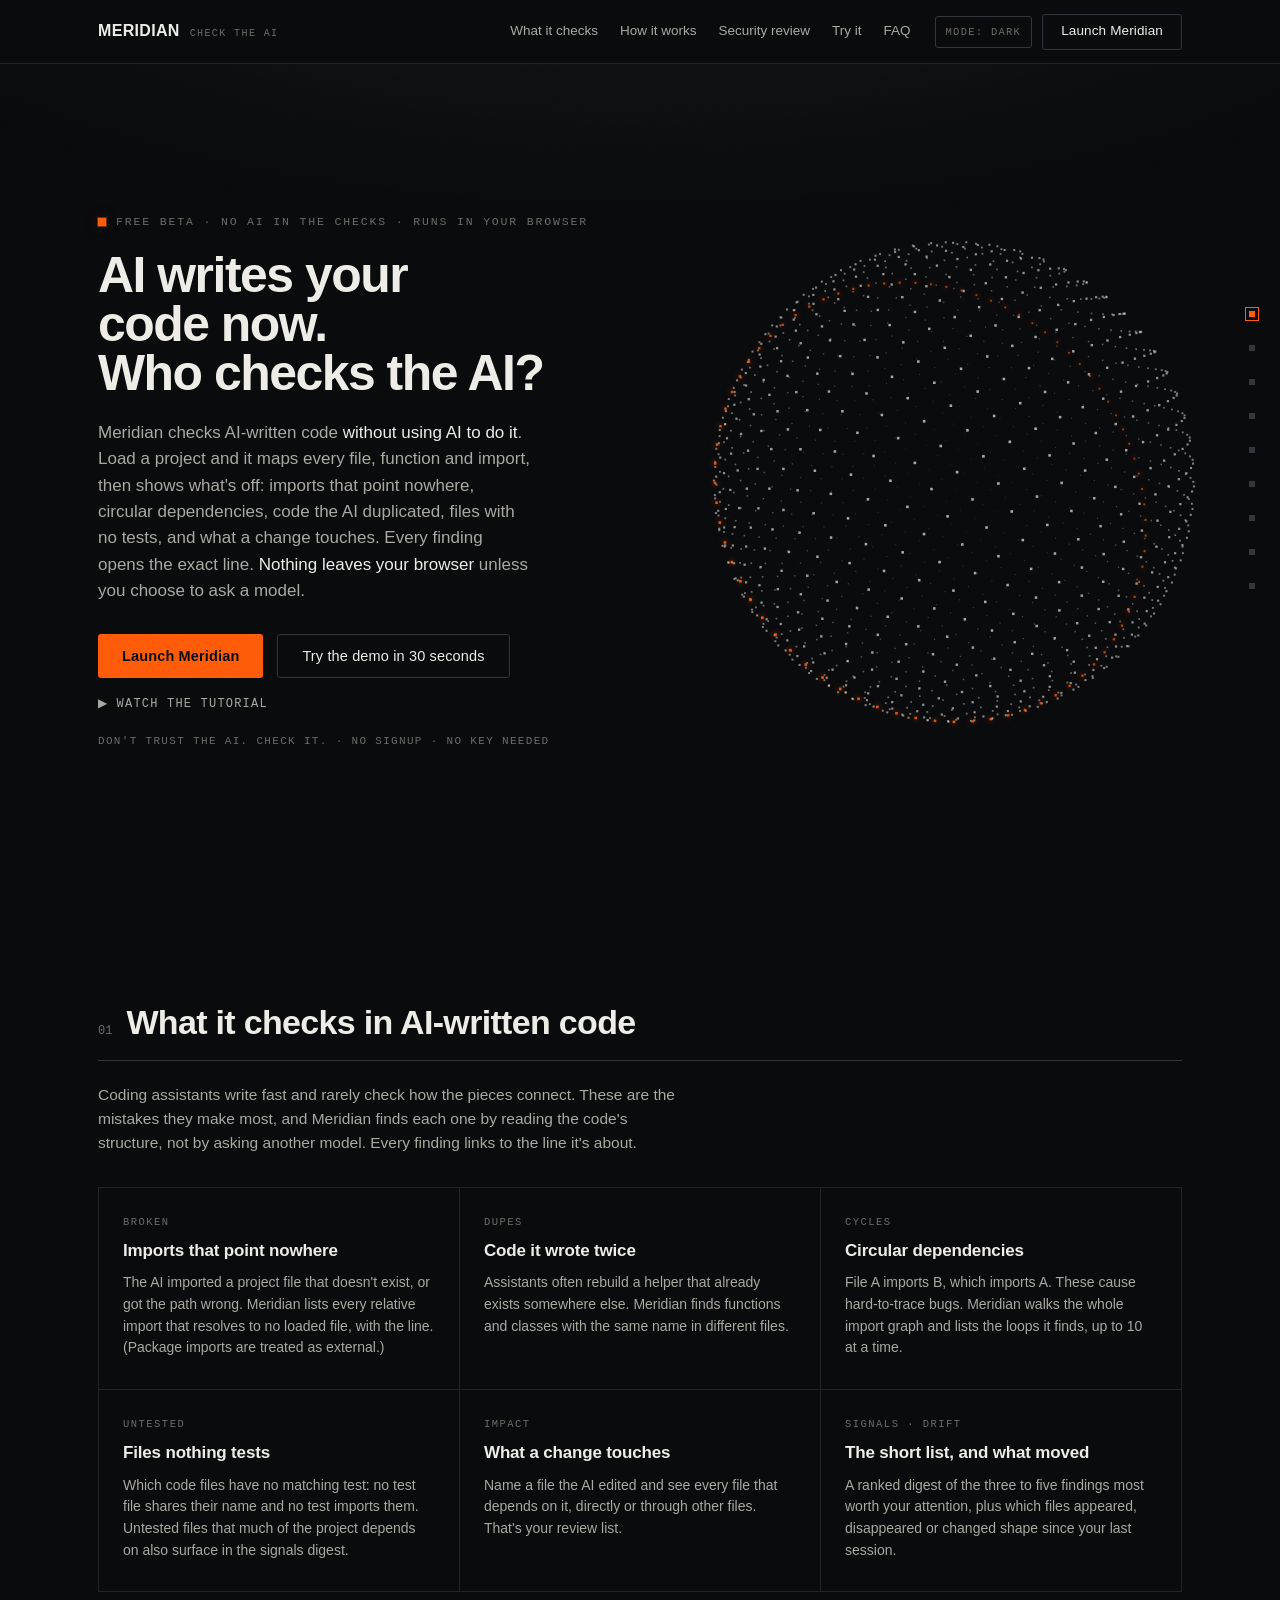
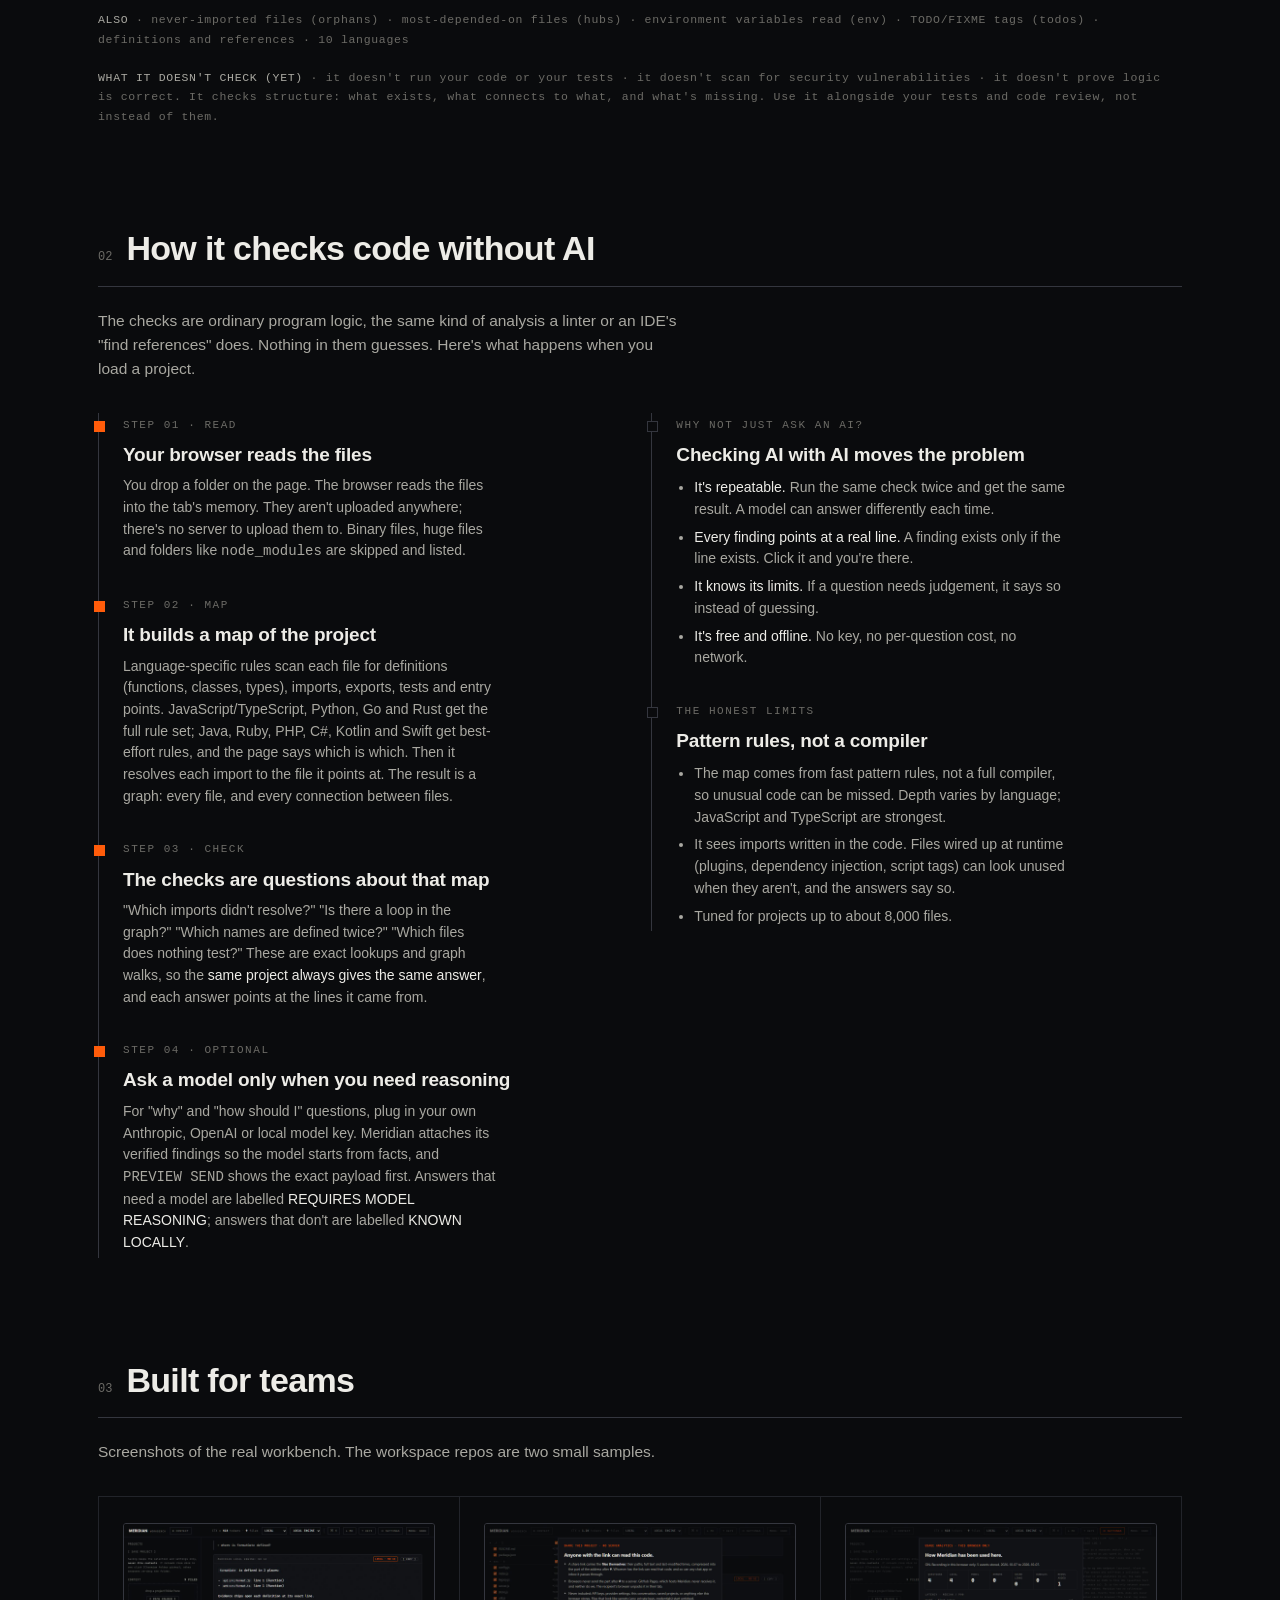
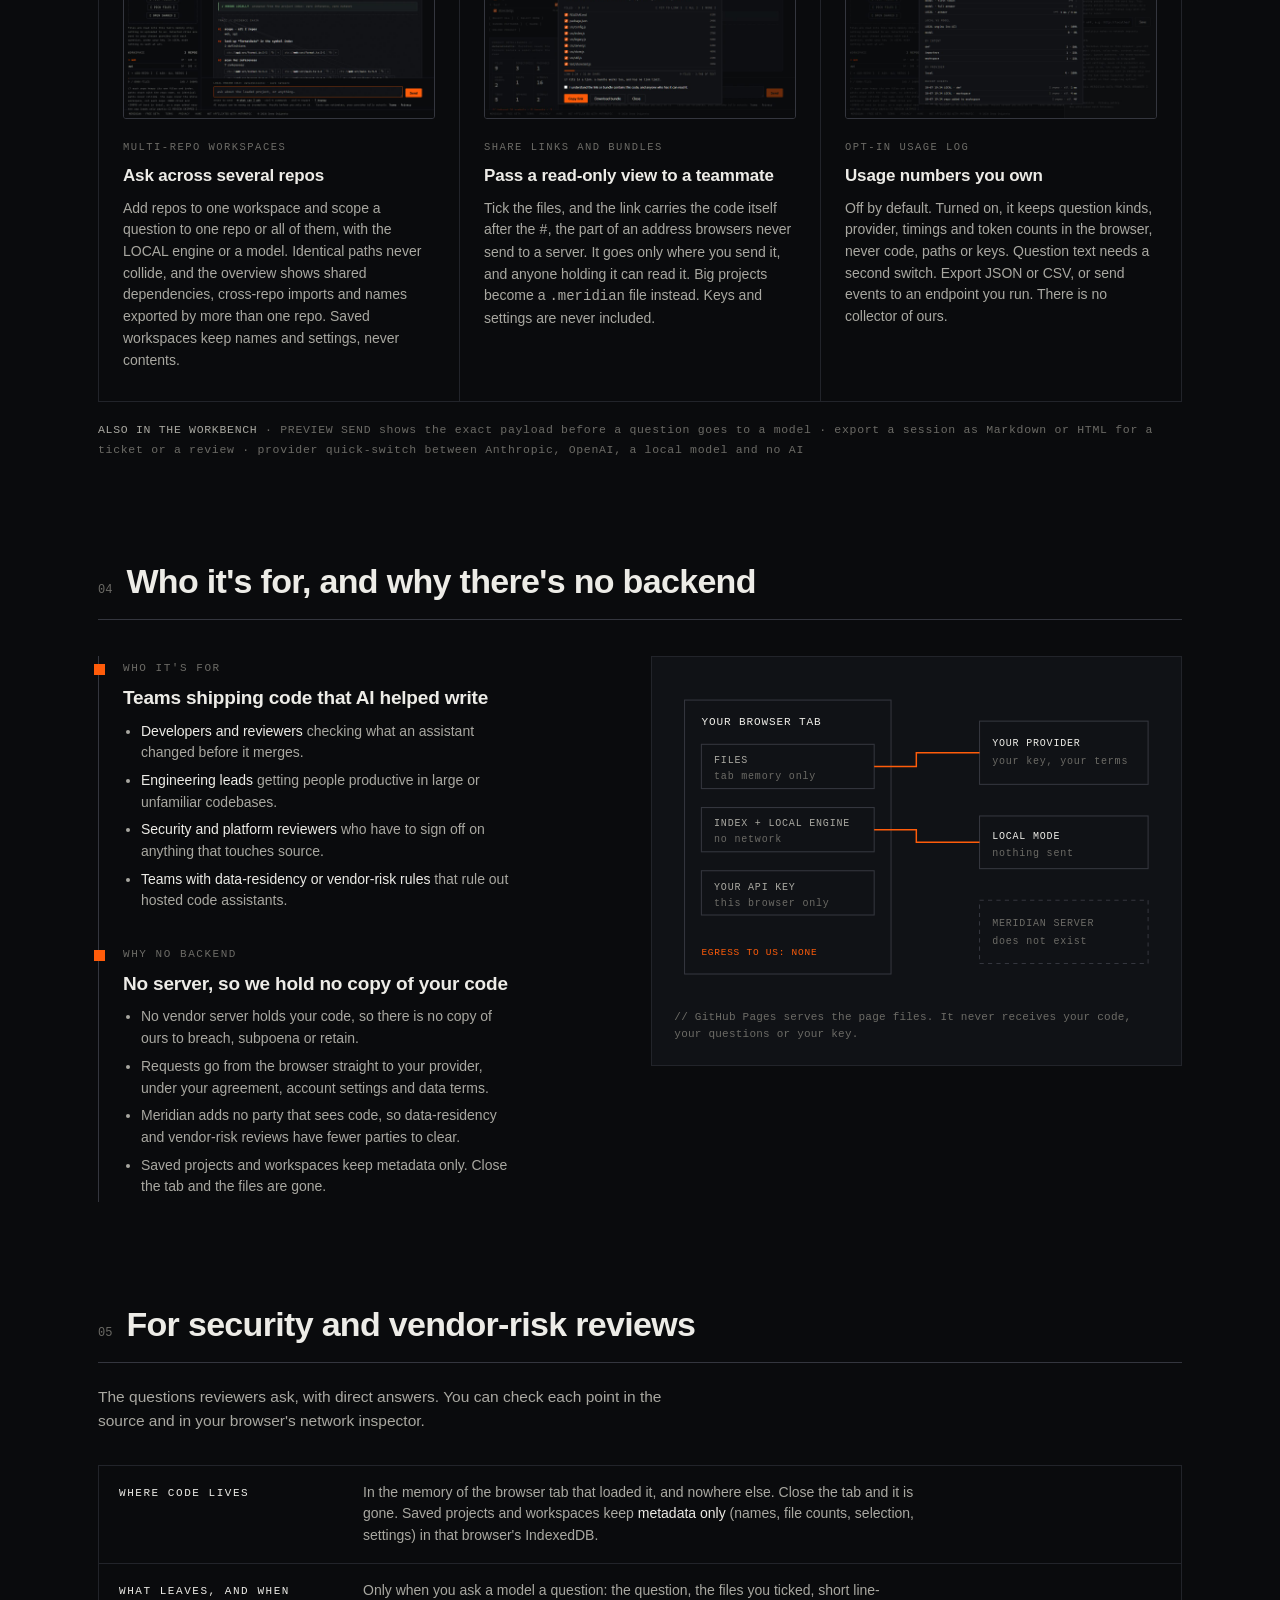
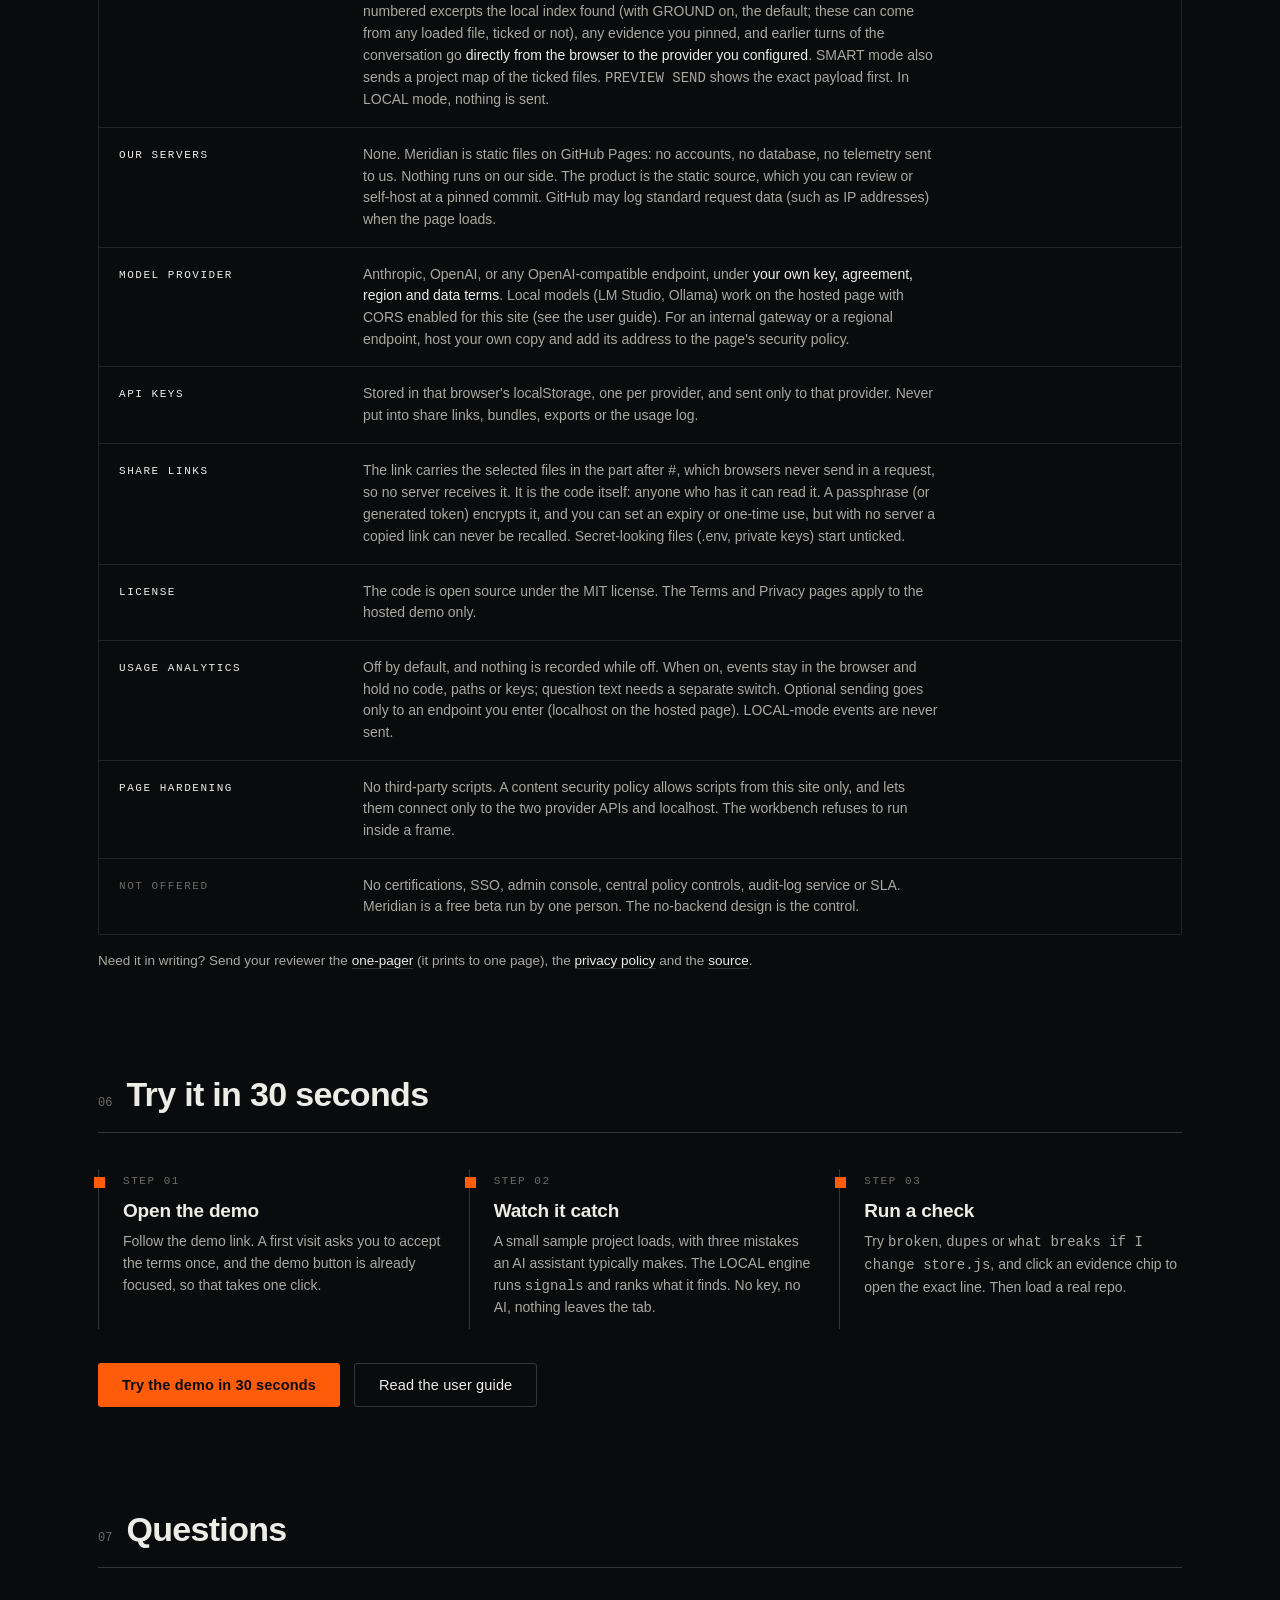
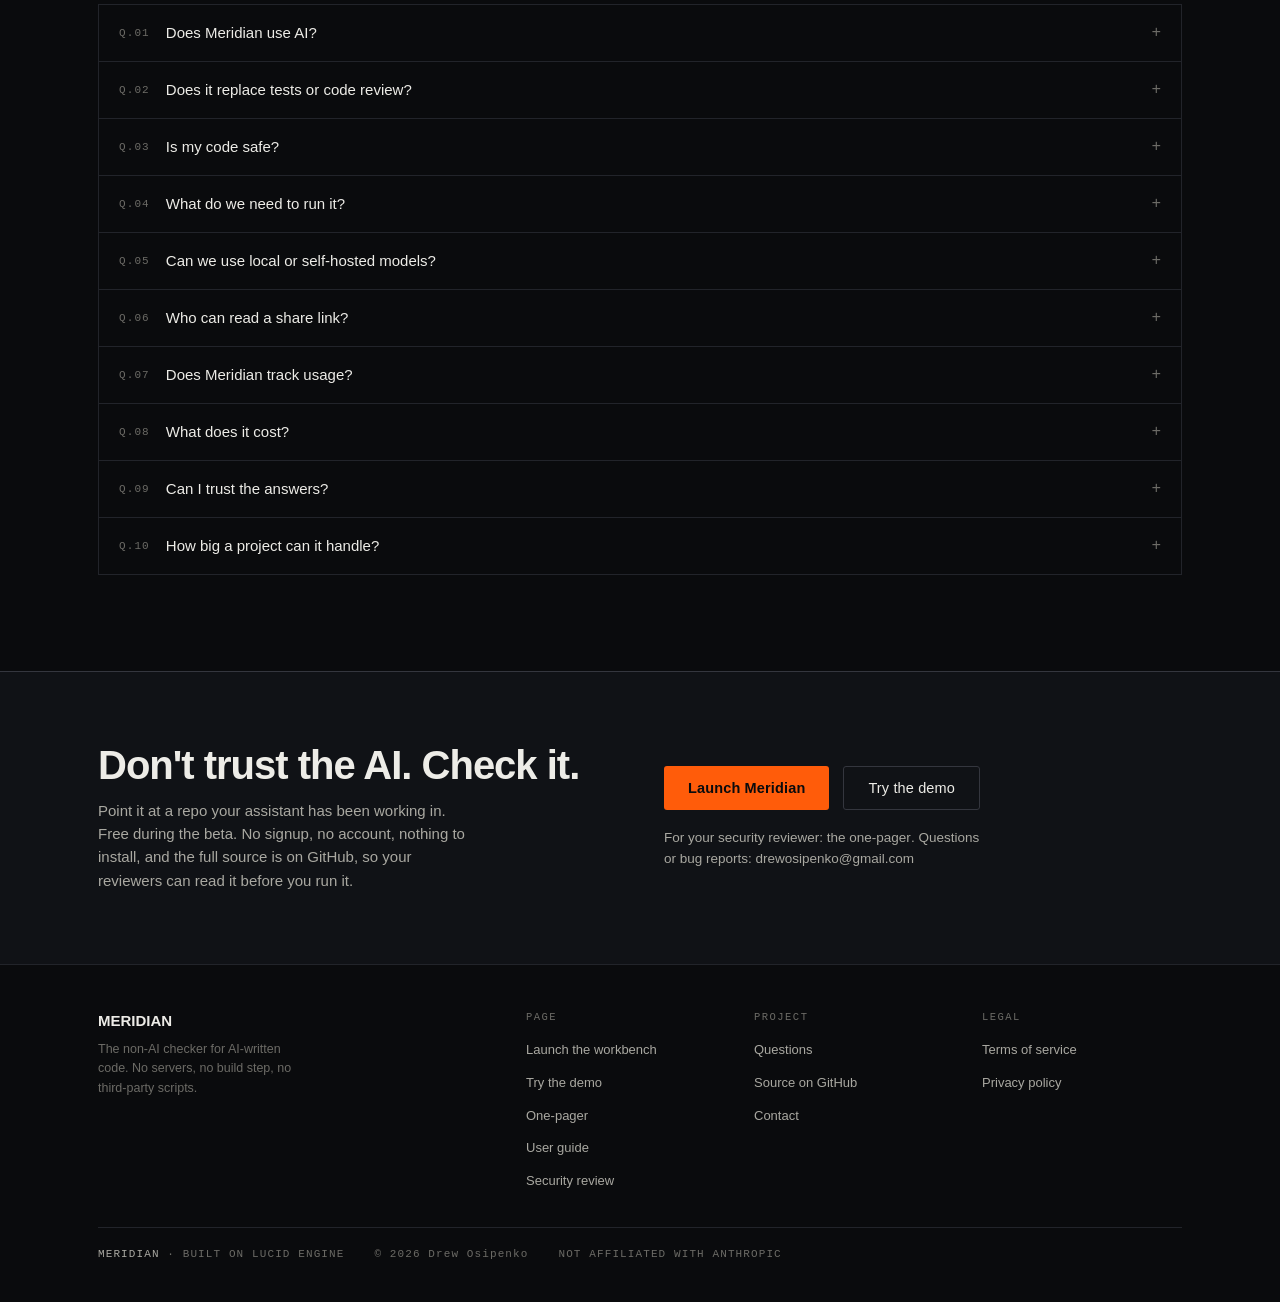
<file: index.html>
<!doctype html>
<html lang="en">
<head>
<meta charset="utf-8">
<meta name="viewport" content="width=device-width, initial-scale=1">
<title>MERIDIAN: AI writes the code. Check it without AI.</title>
<meta name="description" content="A checker for AI-written code that uses no AI itself. Meridian maps your project in the browser and shows broken imports, new import cycles, duplicated code, untested files and what a change touches, each pinned to the file and line. No backend, no install, and your code never reaches us.">
<link rel="icon" href="favicon.png" type="image/png" sizes="64x64">
<link rel="icon" href="favicon.svg" type="image/svg+xml">
<link rel="apple-touch-icon" href="apple-touch-icon.png">
<link rel="canonical" href="https://drewosi.github.io/lucid-engine/">
<meta property="og:title" content="MERIDIAN: AI writes the code. Check it without AI.">
<meta property="og:description" content="A checker for AI-written code that uses no AI itself. Structural findings pinned to the exact file and line, computed in your browser. No backend, and your code never reaches us.">
<meta property="og:type" content="website">
<meta property="og:url" content="https://drewosi.github.io/lucid-engine/">
<meta property="og:site_name" content="MERIDIAN">
<meta name="twitter:card" content="summary">
<meta name="twitter:title" content="MERIDIAN: AI writes the code. Check it without AI.">
<meta name="twitter:description" content="A checker for AI-written code that uses no AI itself. Structural findings pinned to the exact file and line, computed in your browser. No backend, and your code never reaches us.">
<style>
  /* ============ LUCID ENGINE TOKENS · v2.0 ============ */
  #app {
    --paper: #0A0B0D;
    --surface: #101216;
    --surface-2: #14171C;
    --ink: #EDECE7;
    --ink-2: #A9A8A1;
    --ink-3: #6C6B66;
    --line: #22242A;
    --line-strong: #34363E;
    --accent: #FF5C0A;
    --accent-ink: #0A0B0D;
    --err: #E06B4F;

    --ease-out-engine: cubic-bezier(0.16, 1, 0.3, 1);
    --ease-inout-engine: cubic-bezier(0.65, 0, 0.35, 1);
    --ease-snap: cubic-bezier(0.3, 0, 0, 1);
    --t-feedback: 120ms;
    --t-state: 200ms;
    --t-entrance: 400ms;
    --t-ceremony: 600ms;

    /* v2.0: Signal Orange as a lit instrument, not a UI accent (controlled bloom) */
    --flare: var(--accent);
    --flare-bloom:    0 0 0 1px rgba(255,92,10,.42), 0 0 14px -2px rgba(255,92,10,.55);
    --flare-bloom-lg: 0 0 0 1px rgba(255,92,10,.50), 0 0 24px -4px rgba(255,92,10,.52);
    /* v2.0: authored monochrome, film grain + light-source falloff (ground only) */
    --grain-opacity: .05;
    --atmosphere: radial-gradient(120% 66% at 50% -14%, rgba(255,255,255,.055), transparent 62%);
    --grain: url("data:image/svg+xml,%3Csvg xmlns='http://www.w3.org/2000/svg' width='140' height='140'%3E%3Cfilter id='n'%3E%3CfeTurbulence type='fractalNoise' baseFrequency='0.9' numOctaves='2' stitchTiles='stitch'/%3E%3C/filter%3E%3Crect width='100%25' height='100%25' filter='url(%23n)'/%3E%3C/svg%3E");
  }
  #app[data-mode="light"] {
    --paper: #FAFAF7;
    --surface: #FFFFFF;
    --surface-2: #F1F0EA;
    --ink: #111110;
    --ink-2: #4A4945;
    --ink-3: #8A8880;
    --line: #E4E2DB;
    --line-strong: #C9C7BE;
    --accent: #FF4F00;
    --accent-ink: #FFFFFF;
    --err: #C4452D;

    --flare-bloom:    0 0 0 1px rgba(255,79,0,.30), 0 0 12px -2px rgba(255,79,0,.42);
    --flare-bloom-lg: 0 0 0 1px rgba(255,79,0,.36), 0 0 22px -4px rgba(255,79,0,.40);
    --grain-opacity: .03;
    --atmosphere: radial-gradient(120% 62% at 50% -12%, rgba(17,17,16,.045), transparent 60%);
  }

  /* v2.0: authored-monochrome ground layers (below content z:1, above #app bg) */
  .atmosphere { position: fixed; inset: 0; pointer-events: none; z-index: 0; background: var(--atmosphere); }
  .grain {
    position: fixed; inset: 0; pointer-events: none; z-index: 0;
    opacity: var(--grain-opacity);
    background-image: var(--grain); background-size: 140px 140px;
    mix-blend-mode: overlay;
  }
  #app[data-mode="dark"] .grain { mix-blend-mode: soft-light; }
  /* content rides above the ground layers; nav (z:100) already clears them */
  .hero, section, footer { position: relative; z-index: 1; }

  * { box-sizing: border-box; }
  html, body { margin: 0; padding: 0; }
  #app {
    background: var(--paper); color: var(--ink); min-height: 100vh;
    font-family: "Helvetica Neue", "Segoe UI", -apple-system, Arial, sans-serif;
    line-height: 1.55; -webkit-font-smoothing: antialiased;
    transition: background var(--t-state) var(--ease-inout-engine), color var(--t-state) var(--ease-inout-engine);
  }
  .mono { font-family: "Cascadia Code", "JetBrains Mono", ui-monospace, Consolas, monospace; font-variant-numeric: tabular-nums; }
  .wrap { max-width: 1140px; margin: 0 auto; padding: 0 28px; }
  @media (max-width: 520px) { .wrap { padding: 0 20px; } }
  a { color: inherit; text-decoration: none; }
  :is(a, button, input, [tabindex]):focus-visible { outline: 2px solid var(--accent); outline-offset: 2px; }
  kbd {
    font-family: "Cascadia Code", ui-monospace, Consolas, monospace; font-size: 11px;
    border: 1px solid var(--line-strong); border-radius: 3px; padding: 2px 7px; color: var(--ink);
  }

  /* Signal Trace */
  .trace { position: relative; }
  .trace::after { content: ""; position: absolute; left: 0; bottom: -4px; height: 1px; width: 0; background: var(--accent); transition: width 150ms var(--ease-snap); }
  .trace:hover::after, .trace.active::after { width: 100%; }

  /* Materialize */
  .rv { opacity: 0; transform: translateY(8px); }
  .rv.in {
    opacity: 1; transform: none;
    transition: opacity var(--t-entrance) var(--ease-out-engine), transform var(--t-entrance) var(--ease-out-engine);
    transition-delay: calc(min(var(--i, 0), 8) * 30ms);
  }

  /* ============ NAV ============ */
  nav.primary { position: sticky; top: 0; z-index: 100; height: 64px; background: var(--paper); border-bottom: 1px solid var(--line); transition: background var(--t-state) var(--ease-inout-engine); }
  .nav-in { display: flex; align-items: center; gap: 24px; height: 100%; }
  .wordmark { font-weight: 700; letter-spacing: .02em; font-size: 16px; display: flex; align-items: baseline; gap: 10px; }
  .wordmark .tag { font-family: "Cascadia Code", ui-monospace, Consolas, monospace; font-size: 10px; color: var(--ink-3); letter-spacing: .14em; font-weight: 400; }
  .anchors { display: flex; gap: 22px; margin-left: auto; }
  .anchors a { font-size: 13.5px; color: var(--ink-2); padding: 4px 0; }
  .anchors a:hover, .anchors a.active { color: var(--ink); }
  .nav-actions { display: flex; gap: 10px; align-items: center; }
  @media (max-width: 960px) { .anchors { display: none; } .nav-actions { margin-left: auto; } }
  @media (max-width: 520px) { .wordmark .tag { display: none; } .nav-actions .btn-mode { display: none; } }

  .btn { font-family: inherit; font-size: 13.5px; height: 36px; padding: 0 18px; border-radius: 3px; cursor: pointer; letter-spacing: .01em; display: inline-flex; align-items: center; gap: 8px;
    transition: transform var(--t-feedback) var(--ease-snap), filter var(--t-feedback) var(--ease-snap), border-color var(--t-feedback) var(--ease-snap), background var(--t-feedback) var(--ease-snap); }
  .btn:active { transform: scale(.985); }
  .btn-signal { background: var(--accent); color: var(--accent-ink); border: none; font-weight: 700; }
  .btn-signal:hover { filter: brightness(1.08); }
  .btn-hairline { background: transparent; color: var(--ink); border: 1px solid var(--line-strong); }
  .btn-hairline:hover { border-color: var(--accent); background: var(--surface); }
  .btn-mode { background: transparent; border: 1px solid var(--line-strong); color: var(--ink-3); font-family: "Cascadia Code", ui-monospace, Consolas, monospace; font-size: 10.5px; letter-spacing: .12em; height: 32px; padding: 0 10px; border-radius: 3px; cursor: pointer; }
  .btn-mode:hover { border-color: var(--accent); color: var(--ink); }
  .btn-hero { height: 44px; padding: 0 24px; font-size: 14.5px; }

  /* ============ HERO ============ */
  .hero { position: relative; min-height: calc(100vh - 64px); display: flex; align-items: center; overflow: hidden; }
  #field { position: absolute; inset: 0; width: 100%; height: 100%; }
  .hero > .wrap { width: 100%; }
  .hero-grid { position: relative; z-index: 2; display: grid; grid-template-columns: minmax(0, 1.1fr) minmax(0, 1fr); gap: 48px; align-items: center; padding: 64px 0; }
  @media (max-width: 980px) { .hero-grid { grid-template-columns: minmax(0, 1fr); gap: 52px; padding: 48px 0 64px; } }
  /* the field sits behind the copy on narrow screens: a soft scrim keeps the text legible */
  @media (max-width: 980px) { .hero-copy { background: radial-gradient(90% 70% at 30% 45%, var(--paper) 10%, transparent 80%); } }
  .hero-copy { pointer-events: none; }
  .hero-copy a, .hero-copy .btn, .hero-copy .btn-tut { pointer-events: auto; }
  .eyebrow { font-family: "Cascadia Code", ui-monospace, Consolas, monospace; font-size: 11.5px; letter-spacing: .16em; color: var(--ink-3); display: flex; align-items: center; gap: 10px; }
  .eyebrow > span:not(.dot) { min-width: 0; }
  .eyebrow .dot { flex: none; width: 8px; height: 8px; background: var(--accent); box-shadow: var(--flare-bloom); animation: flare 1.6s var(--ease-inout-engine) infinite alternate; }
  @keyframes flare { from { opacity: .4; } to { opacity: 1; } }
  h1 { font-size: clamp(38px, 3.9vw, 56px); line-height: .98; letter-spacing: -.03em; font-weight: 700; margin: 20px 0 22px; text-wrap: balance; }
  .hero-sub { font-size: 17px; color: var(--ink-2); max-width: 46ch; margin: 0 0 30px; }
  .hero-sub b { color: var(--ink); font-weight: 500; }
  .hero-cta-row { display: flex; gap: 14px; align-items: center; flex-wrap: wrap; }
  .hero-fine { margin: 18px 0 0; font-size: 11px; letter-spacing: .12em; color: var(--ink-3); }

  /* tutorial: a secondary text control in the hero, opening the capture in a dialog */
  .btn-tut { background: none; border: none; padding: 4px 0; cursor: pointer; color: var(--ink-2); font-size: 12px; letter-spacing: .1em; text-transform: uppercase; }
  .btn-tut:hover { color: var(--ink); }
  .tut { width: min(1100px, calc(100vw - 32px)); max-height: calc(100vh - 32px); padding: 0; border: 1px solid var(--line-strong); border-radius: 4px; background: var(--surface); color: var(--ink); overflow: auto; }
  .tut::backdrop { background: rgba(5,6,8,.82); }
  .tut video { display: block; width: 100%; height: auto; aspect-ratio: 1280 / 800; background: #0A0B0D; }
  .tut-cap { margin: 0; padding: 10px 12px; border-top: 1px solid var(--line); font-size: 11px; color: var(--ink-3); }
  .tut-cap a { color: var(--ink-2); }
  .hm-bar { display: flex; align-items: center; gap: 12px; padding: 9px 12px; border-bottom: 1px solid var(--line); font-size: 10.5px; letter-spacing: .12em; color: var(--ink-3); }
  .hm-bar span { min-width: 0; overflow: hidden; text-overflow: ellipsis; white-space: nowrap; }
  .hm-btn { margin-left: auto; flex: none; background: transparent; border: 1px solid var(--line-strong); border-radius: 3px; color: var(--ink-2); font-family: "Cascadia Code", ui-monospace, Consolas, monospace; font-size: 10px; letter-spacing: .12em; height: 24px; padding: 0 8px; cursor: pointer; transition: border-color var(--t-feedback) var(--ease-snap), color var(--t-feedback) var(--ease-snap); }
  .hm-btn:hover { border-color: var(--accent); color: var(--ink); }

  /* ============ SECTIONS ============ */
  section.block { padding: 96px 0 0; }
  @media (max-width: 760px) { section.block { padding-top: 72px; } }
  .sec-head { display: flex; align-items: baseline; gap: 14px; padding-bottom: 12px; margin-bottom: 36px; position: relative; }
  .sec-head::after { content: ""; position: absolute; left: 0; right: 0; bottom: 0; height: 1px; background: var(--line-strong); transform: scaleX(0); transform-origin: left; transition: transform 400ms var(--ease-out-engine) 120ms; }
  .sec-head.in::after { transform: scaleX(1); }
  .sec-head .idx { font-family: "Cascadia Code", ui-monospace, Consolas, monospace; font-size: 12px; color: var(--ink-3); }
  .sec-head h2 { font-size: clamp(24px, 3.4vw, 34px); margin: 0; letter-spacing: -.02em; text-wrap: balance; }
  .sec-lede { font-size: 15.5px; color: var(--ink-2); max-width: 68ch; margin: -14px 0 32px; }

  /* Benefit / capability cards: hairline grid */
  .caps { display: grid; grid-template-columns: repeat(auto-fit, minmax(280px, 1fr)); gap: 1px; background: var(--line); border: 1px solid var(--line); }
  .cap { background: var(--paper); padding: 26px 24px 30px; position: relative; transition: background var(--t-feedback) var(--ease-snap); }
  .cap:hover { background: var(--surface); }
  .cap svg { display: block; margin-bottom: 18px; stroke: var(--ink-2); }
  .cap:hover svg { stroke: var(--accent); }
  .cap h3 { margin: 0 0 8px; font-size: 17px; letter-spacing: -.01em; }
  .cap p { margin: 0; font-size: 14px; color: var(--ink-2); max-width: 42ch; }
  .cap .shot { display: block; margin: 0 0 20px; border: 1px solid var(--line-strong); border-radius: 3px; overflow: hidden; background: #0A0B0D; }
  .cap .shot img { display: block; width: 100%; height: auto; aspect-ratio: 1280 / 800; }
  .cap .shot:hover { border-color: var(--accent); }
  .cap .k { display: block; font-family: "Cascadia Code", ui-monospace, Consolas, monospace; font-size: 10.5px; letter-spacing: .14em; color: var(--ink-3); margin-bottom: 8px; }
  .also { margin: 18px 0 0; font-size: 11.5px; letter-spacing: .06em; color: var(--ink-3); line-height: 1.7; }
  .also b { color: var(--ink-2); font-weight: 400; }

  /* Who it's for / why no backend */
  .sys-grid { display: grid; grid-template-columns: minmax(0, 1fr) minmax(0, 1.05fr); gap: 48px; align-items: start; }
  @media (max-width: 860px) { .sys-grid { grid-template-columns: minmax(0, 1fr); } }
  .step { border-left: 1px solid var(--line-strong); padding: 4px 0 30px 24px; position: relative; }
  .step:last-child { padding-bottom: 4px; }
  .step::before { content: ""; position: absolute; left: -5px; top: 8px; width: 9px; height: 9px; background: var(--paper); border: 1px solid var(--line-strong); }
  .step.lit::before { background: var(--accent); border-color: var(--accent); }
  .step .k { font-family: "Cascadia Code", ui-monospace, Consolas, monospace; font-size: 11px; letter-spacing: .14em; color: var(--ink-3); }
  .step h3 { margin: 6px 0 6px; font-size: 19px; letter-spacing: -.01em; }
  .step p { margin: 0; font-size: 14px; color: var(--ink-2); max-width: 48ch; }
  .step ul { margin: 8px 0 0; padding-left: 18px; display: grid; gap: 6px; font-size: 14px; color: var(--ink-2); max-width: 50ch; }
  .step ul b, .step p b { color: var(--ink); font-weight: 500; }
  .diagram { border: 1px solid var(--line); background: var(--surface); padding: 22px; }
  .diagram svg { display: block; width: 100%; height: auto; }
  .diagram text { font-family: "Cascadia Code", ui-monospace, Consolas, monospace; letter-spacing: .08em; }
  .diagram .dnote { margin: 14px 0 0; font-size: 11px; color: var(--ink-3); letter-spacing: .02em; }
  #flowpath { stroke-dasharray: 900; stroke-dashoffset: 900; }
  .diagram.in #flowpath { transition: stroke-dashoffset 600ms var(--ease-inout-engine) 300ms; stroke-dashoffset: 0; }

  /* Security review sheet: mono keys, plain answers */
  .spec { border: 1px solid var(--line); background: var(--paper); }
  .spec-row { display: grid; grid-template-columns: 220px minmax(0, 1fr); gap: 24px; padding: 16px 20px; border-bottom: 1px solid var(--line); }
  .spec-row:last-child { border-bottom: none; }
  .spec-row dt { font-family: "Cascadia Code", ui-monospace, Consolas, monospace; font-size: 11px; letter-spacing: .14em; color: var(--ink); padding-top: 3px; }
  .spec-row dd { margin: 0; font-size: 14px; color: var(--ink-2); max-width: 74ch; }
  .spec-row dd b { color: var(--ink); font-weight: 500; }
  .spec-row.not dt { color: var(--ink-3); }
  @media (max-width: 760px) { .spec-row { grid-template-columns: minmax(0, 1fr); gap: 6px; padding: 14px 16px; } }
  .spec-foot { margin: 16px 0 0; font-size: 13.5px; color: var(--ink-2); }
  .ilink { color: var(--ink); border-bottom: 1px solid var(--line-strong); transition: border-color var(--t-feedback) var(--ease-snap), color var(--t-feedback) var(--ease-snap); }
  .ilink:hover { border-color: var(--accent); }

  /* Try it */
  .try-steps { display: grid; grid-template-columns: repeat(3, minmax(0, 1fr)); gap: 28px; margin-bottom: 34px; }
  @media (max-width: 860px) { .try-steps { grid-template-columns: minmax(0, 1fr); gap: 4px; } }
  .try-steps .step { padding-bottom: 10px; }

  /* ============ FAQ ============ */
  .faq { border: 1px solid var(--line); }
  .faq-item { border-bottom: 1px solid var(--line); background: var(--paper); transition: opacity var(--t-state) var(--ease-snap); }
  .faq-item:last-child { border-bottom: none; }
  .faq.focused .faq-item:not(.open) { opacity: .55; }
  .faq-q { width: 100%; display: flex; align-items: center; gap: 16px; background: transparent; border: none; color: var(--ink); font-family: inherit; font-size: 15px; text-align: left; padding: 18px 20px; cursor: pointer; min-height: 56px; }
  .faq-q .qi { font-family: "Cascadia Code", ui-monospace, Consolas, monospace; font-size: 11px; color: var(--ink-3); letter-spacing: .1em; flex: none; }
  .faq-q .x { margin-left: auto; font-family: "Cascadia Code", ui-monospace, Consolas, monospace; font-size: 16px; color: var(--ink-3); transition: transform 200ms var(--ease-snap), color var(--t-feedback); flex: none; }
  .faq-item.open .faq-q .x { transform: rotate(45deg); color: var(--accent); }
  .faq-a { max-height: 0; overflow: hidden; transition: max-height 200ms var(--ease-inout-engine); }
  .faq-a p, .faq-a ul { margin: 0; padding: 0 20px 14px 47px; font-size: 14px; color: var(--ink-2); max-width: 70ch; }
  .faq-a ul { padding-left: 64px; display: grid; gap: 6px; }
  .faq-a > :last-child { padding-bottom: 20px; }
  .faq-a b { color: var(--ink); font-weight: 500; }
  @media (max-width: 520px) { .faq-a p { padding-left: 20px; } .faq-a ul { padding-left: 38px; } }

  /* ============ ACCESS / FOOTER ============ */
  .access { border-top: 1px solid var(--line-strong); margin-top: 96px; padding: 72px 0; background: var(--surface); }
  .access-grid { display: grid; grid-template-columns: minmax(0, 1fr) minmax(0, 1fr); gap: 48px; align-items: center; }
  @media (max-width: 760px) { .access-grid { grid-template-columns: minmax(0, 1fr); gap: 28px; } }
  .access h2 { font-size: clamp(26px, 4vw, 40px); line-height: 1.08; letter-spacing: -.025em; margin: 0 0 12px; text-wrap: balance; }
  .access p { color: var(--ink-2); font-size: 15px; margin: 0; max-width: 44ch; }
  .access .access-contact { margin-top: 18px; font-size: 13.5px; }

  footer.site { border-top: 1px solid var(--line); padding: 44px 0; }
  .foot-cols { display: grid; grid-template-columns: 2fr 1fr 1fr 1fr; gap: 28px; margin-bottom: 34px; }
  @media (max-width: 760px) { .foot-cols { grid-template-columns: 1fr 1fr; } }
  .foot-cols h4 { font-family: "Cascadia Code", ui-monospace, Consolas, monospace; font-size: 10.5px; letter-spacing: .14em; color: var(--ink-3); font-weight: 500; margin: 0 0 12px; }
  .foot-cols ul { list-style: none; margin: 0; padding: 0; display: grid; gap: 8px; }
  .foot-cols a { font-size: 13px; color: var(--ink-2); }
  .foot-cols a:hover { color: var(--accent); }
  .foot-cols .brand { font-weight: 700; font-size: 15px; margin-bottom: 8px; }
  .foot-cols .brand-sub { font-size: 12.5px; color: var(--ink-3); max-width: 30ch; }
  .foot { display: flex; flex-wrap: wrap; gap: 10px 30px; font-family: "Cascadia Code", ui-monospace, Consolas, monospace; font-size: 11px; letter-spacing: .1em; color: var(--ink-3); border-top: 1px solid var(--line); padding-top: 18px; }
  .foot b { color: var(--ink-2); font-weight: 500; }

  /* ============ WAYFINDER ============ */
  #wayfinder { position: fixed; right: 18px; top: 50%; transform: translateY(-50%); z-index: 95; display: grid; gap: 14px; }
  @media (max-width: 1240px) { #wayfinder { display: none; } }
  .wf { position: relative; width: 20px; height: 20px; display: flex; align-items: center; justify-content: center; cursor: pointer; background: none; border: none; padding: 0; }
  .wf i { width: 6px; height: 6px; background: var(--line-strong); border-radius: 0; transition: background var(--t-feedback) var(--ease-snap), box-shadow var(--t-feedback) var(--ease-snap); }
  .wf.active i { background: var(--accent); box-shadow: 0 0 0 3px var(--paper), 0 0 0 4px var(--accent); }
  .wf .lb { position: absolute; right: 26px; top: 50%; transform: translateY(-50%) translateX(4px); white-space: nowrap; font-family: "Cascadia Code", ui-monospace, Consolas, monospace; font-size: 10px; letter-spacing: .12em; color: var(--ink-2); background: var(--surface); border: 1px solid var(--line-strong); border-radius: 3px; padding: 3px 8px; opacity: 0; pointer-events: none; transition: opacity 150ms var(--ease-snap), transform 150ms var(--ease-snap); }
  .wf:hover .lb, .wf:focus-visible .lb { opacity: 1; transform: translateY(-50%) translateX(0); }

  /* Reduced motion */
  @media (prefers-reduced-motion: reduce) {
    .rv, .rv.in { opacity: 1; transform: none; transition: none; }
    .eyebrow .dot { animation: none; }
    #flowpath, .diagram.in #flowpath { stroke-dashoffset: 0; transition: none; }
    .btn, .cap, .trace::after, .sec-head::after, .faq-a { transition: none; }
    .sec-head::after, .sec-head.in::after { transform: scaleX(1); }
  }
</style>
</head>
<body>
<div id="app" data-mode="dark">

  <!-- v2.0 authored-monochrome ground layers -->
  <div class="atmosphere" aria-hidden="true"></div>
  <div class="grain" aria-hidden="true"></div>

  <!-- wayfinder -->
  <nav id="wayfinder" aria-label="Section wayfinder"></nav>

  <!-- NAV -->
  <nav class="primary" aria-label="Primary">
    <div class="wrap nav-in">
      <a href="#top" class="wordmark">MERIDIAN <span class="tag">CHECK THE AI</span></a>
      <div class="anchors">
        <a href="#teams" class="trace" data-sec="teams">What it checks</a>
        <a href="#how" class="trace" data-sec="how">How it works</a>
        <a href="#security" class="trace" data-sec="security">Security review</a>
        <a href="#try" class="trace" data-sec="try">Try it</a>
        <a href="#faq" class="trace" data-sec="faq">FAQ</a>
      </div>
      <div class="nav-actions">
        <button class="btn-mode mono" id="modebtn" type="button" aria-label="Toggle color mode">MODE: DARK</button>
        <a href="app.html" class="btn btn-hairline">Launch Meridian</a>
      </div>
    </div>
  </nav>

  <!-- HERO -->
  <header class="hero" id="top">
    <canvas id="field" aria-hidden="true"></canvas>
    <div class="wrap">
      <div class="hero-grid">
        <div class="hero-copy">
          <div class="eyebrow mono rv" style="--i:0"><span class="dot"></span><span>FREE BETA · NO AI IN THE CHECKS · RUNS IN YOUR BROWSER</span></div>
          <h1 class="rv" style="--i:1">AI writes your code now.<br>Who checks the AI?</h1>
          <p class="hero-sub rv" style="--i:2">Meridian checks AI-written code <b>without using AI to do it</b>. Load a project and it maps every file, function and import, then shows what's off: imports that point nowhere, circular dependencies, code the AI duplicated, files with no tests, and what a change touches. Every finding opens the exact line. <b>Nothing leaves your browser</b> unless you choose to ask a model.</p>
          <div class="hero-cta-row rv" style="--i:3">
            <a href="app.html" class="btn btn-signal btn-hero" id="heroCta">Launch Meridian</a>
            <a href="app.html?demo" class="btn btn-hairline btn-hero">Try the demo in 30 seconds</a>
            <button type="button" class="btn-tut mono trace" id="tutbtn" aria-haspopup="dialog">▶ Watch the tutorial</button>
          </div>
          <p class="hero-fine mono rv" style="--i:4">DON'T TRUST THE AI. CHECK IT. · NO SIGNUP · NO KEY NEEDED</p>
        </div>
      </div>
      <dialog class="tut" id="tutorial" aria-labelledby="tut-title">
        <div class="hm-bar mono"><span id="tut-title">TUTORIAL · 73-SECOND SCREEN CAPTURE · NO KEY ENTERED</span><button class="hm-btn" id="tutclose" type="button">CLOSE</button></div>
        <video id="demovid" poster="media/meridian-poster.jpg" width="1280" height="800" controls playsinline preload="none" aria-label="Screen capture of the Meridian workbench: the LOCAL engine answering questions about a sample project, a two-repo workspace, the share dialog and the settings, with no key and no network">
          <source data-src="media/meridian-demo.mp4" type="video/mp4">
        </video>
        <p class="tut-cap mono">// the real workbench, with captions: LOCAL answers, a two-repo workspace, the share dialog and the settings. Nothing leaves the tab. <a href="media/meridian-demo.mp4" class="trace">Open the MP4</a></p>
      </dialog>
    </div>
  </header>

  <!-- FOR TEAMS -->
  <section class="block" id="teams">
    <div class="wrap">
      <div class="sec-head rv"><span class="idx mono">01</span><h2>What it checks in AI-written code</h2></div>
      <p class="sec-lede rv">Coding assistants write fast and rarely check how the pieces connect. These are the mistakes they make most, and Meridian finds each one by reading the code's structure, not by asking another model. Every finding links to the line it's about.</p>
      <div class="caps">
        <div class="cap rv" style="--i:0">
          <span class="k">BROKEN</span>
          <h3>Imports that point nowhere</h3><p>The AI imported a project file that doesn't exist, or got the path wrong. Meridian lists every relative import that resolves to no loaded file, with the line. (Package imports are treated as external.)</p></div>
        <div class="cap rv" style="--i:1">
          <span class="k">DUPES</span>
          <h3>Code it wrote twice</h3><p>Assistants often rebuild a helper that already exists somewhere else. Meridian finds functions and classes with the same name in different files.</p></div>
        <div class="cap rv" style="--i:2">
          <span class="k">CYCLES</span>
          <h3>Circular dependencies</h3><p>File A imports B, which imports A. These cause hard-to-trace bugs. Meridian walks the whole import graph and lists the loops it finds, up to 10 at a time.</p></div>
        <div class="cap rv" style="--i:3">
          <span class="k">UNTESTED</span>
          <h3>Files nothing tests</h3><p>Which code files have no matching test: no test file shares their name and no test imports them. Untested files that much of the project depends on also surface in the signals digest.</p></div>
        <div class="cap rv" style="--i:4">
          <span class="k">IMPACT</span>
          <h3>What a change touches</h3><p>Name a file the AI edited and see every file that depends on it, directly or through other files. That's your review list.</p></div>
        <div class="cap rv" style="--i:5">
          <span class="k">SIGNALS · DRIFT</span>
          <h3>The short list, and what moved</h3><p>A ranked digest of the three to five findings most worth your attention, plus which files appeared, disappeared or changed shape since your last session.</p></div>
      </div>
      <p class="also mono rv"><b>ALSO</b> · never-imported files (<span class="mono">orphans</span>) · most-depended-on files (<span class="mono">hubs</span>) · environment variables read (<span class="mono">env</span>) · TODO/FIXME tags (<span class="mono">todos</span>) · definitions and references · 10 languages</p>
      <p class="also mono rv"><b>WHAT IT DOESN'T CHECK (YET)</b> · it doesn't run your code or your tests · it doesn't scan for security vulnerabilities · it doesn't prove logic is correct. It checks structure: what exists, what connects to what, and what's missing. Use it alongside your tests and code review, not instead of them.</p>
    </div>
  </section>

  <!-- HOW IT WORKS -->
  <section class="block" id="how">
    <div class="wrap">
      <div class="sec-head rv"><span class="idx mono">02</span><h2>How it checks code without AI</h2></div>
      <p class="sec-lede rv">The checks are ordinary program logic, the same kind of analysis a linter or an IDE's "find references" does. Nothing in them guesses. Here's what happens when you load a project.</p>
      <div class="sys-grid">
        <div>
          <div class="step rv lit" style="--i:0"><div class="k mono">STEP 01 · READ</div><h3>Your browser reads the files</h3>
            <p>You drop a folder on the page. The browser reads the files into the tab's memory. They aren't uploaded anywhere; there's no server to upload them to. Binary files, huge files and folders like <span class="mono">node_modules</span> are skipped and listed.</p></div>
          <div class="step rv lit" style="--i:1"><div class="k mono">STEP 02 · MAP</div><h3>It builds a map of the project</h3>
            <p>Language-specific rules scan each file for definitions (functions, classes, types), imports, exports, tests and entry points. JavaScript/TypeScript, Python, Go and Rust get the full rule set; Java, Ruby, PHP, C#, Kotlin and Swift get best-effort rules, and the page says which is which. Then it resolves each import to the file it points at. The result is a graph: every file, and every connection between files.</p></div>
          <div class="step rv lit" style="--i:2"><div class="k mono">STEP 03 · CHECK</div><h3>The checks are questions about that map</h3>
            <p>"Which imports didn't resolve?" "Is there a loop in the graph?" "Which names are defined twice?" "Which files does nothing test?" These are exact lookups and graph walks, so the <b>same project always gives the same answer</b>, and each answer points at the lines it came from.</p></div>
          <div class="step rv lit" style="--i:3"><div class="k mono">STEP 04 · OPTIONAL</div><h3>Ask a model only when you need reasoning</h3>
            <p>For "why" and "how should I" questions, plug in your own Anthropic, OpenAI or local model key. Meridian attaches its verified findings so the model starts from facts, and <span class="mono">PREVIEW SEND</span> shows the exact payload first. Answers that need a model are labelled <b>REQUIRES MODEL REASONING</b>; answers that don't are labelled <b>KNOWN LOCALLY</b>.</p></div>
        </div>
        <div>
          <div class="step rv" style="--i:4"><div class="k mono">WHY NOT JUST ASK AN AI?</div><h3>Checking AI with AI moves the problem</h3>
            <ul>
              <li><b>It's repeatable.</b> Run the same check twice and get the same result. A model can answer differently each time.</li>
              <li><b>Every finding points at a real line.</b> A finding exists only if the line exists. Click it and you're there.</li>
              <li><b>It knows its limits.</b> If a question needs judgement, it says so instead of guessing.</li>
              <li><b>It's free and offline.</b> No key, no per-question cost, no network.</li>
            </ul></div>
          <div class="step rv" style="--i:5"><div class="k mono">THE HONEST LIMITS</div><h3>Pattern rules, not a compiler</h3>
            <ul>
              <li>The map comes from fast pattern rules, not a full compiler, so unusual code can be missed. Depth varies by language; JavaScript and TypeScript are strongest.</li>
              <li>It sees imports written in the code. Files wired up at runtime (plugins, dependency injection, script tags) can look unused when they aren't, and the answers say so.</li>
              <li>Tuned for projects up to about 8,000 files.</li>
            </ul></div>
        </div>
      </div>
    </div>
  </section>

  <!-- TEAM CAPABILITIES -->
  <section class="block" id="features">
    <div class="wrap">
      <div class="sec-head rv"><span class="idx mono">03</span><h2>Built for teams</h2></div>
      <p class="sec-lede rv">Screenshots of the real workbench. The workspace repos are two small samples.</p>
      <div class="caps">
        <div class="cap rv" style="--i:0">
          <a class="shot" href="media/shot-workspace.jpg"><img src="media/shot-workspace.jpg" width="1280" height="800" loading="lazy" decoding="async" alt="Two repos, web and api, loaded as one workspace. The LOCAL engine finds formatDate defined in both, with evidence chips labelled by repo."></a>
          <span class="k">MULTI-REPO WORKSPACES</span>
          <h3>Ask across several repos</h3><p>Add repos to one workspace and scope a question to one repo or all of them, with the LOCAL engine or a model. Identical paths never collide, and the overview shows shared dependencies, cross-repo imports and names exported by more than one repo. Saved workspaces keep names and settings, never contents.</p></div>
        <div class="cap rv" style="--i:1">
          <a class="shot" href="media/shot-share.jpg"><img src="media/shot-share.jpg" width="1280" height="800" loading="lazy" decoding="async" alt="The share dialog: a file list, a link size meter and a box to confirm that anyone with the link can read the code."></a>
          <span class="k">SHARE LINKS AND BUNDLES</span>
          <h3>Pass a read-only view to a teammate</h3><p>Tick the files, and the link carries the code itself after the <span class="mono">#</span>, the part of an address browsers never send to a server. It goes only where you send it, and anyone holding it can read it. Big projects become a <span class="mono">.meridian</span> file instead. Keys and settings are never included.</p></div>
        <div class="cap rv" style="--i:2">
          <a class="shot" href="media/shot-usage.jpg"><img src="media/shot-usage.jpg" width="1280" height="800" loading="lazy" decoding="async" alt="The usage log panel: question counts, LOCAL versus model, latency and a breakdown by question kind, stored in this browser only."></a>
          <span class="k">OPT-IN USAGE LOG</span>
          <h3>Usage numbers you own</h3><p>Off by default. Turned on, it keeps question kinds, provider, timings and token counts in the browser, never code, paths or keys. Question text needs a second switch. Export JSON or CSV, or send events to an endpoint you run. There is no collector of ours.</p></div>
      </div>
      <p class="also mono rv"><b>ALSO IN THE WORKBENCH</b> · <span class="mono">PREVIEW SEND</span> shows the exact payload before a question goes to a model · export a session as Markdown or HTML for a ticket or a review · provider quick-switch between Anthropic, OpenAI, a local model and no AI</p>
    </div>
  </section>

  <!-- WHO + WHY -->
  <section class="block" id="why">
    <div class="wrap">
      <div class="sec-head rv"><span class="idx mono">04</span><h2>Who it's for, and why there's no backend</h2></div>
      <div class="sys-grid">
        <div>
          <div class="step rv lit" style="--i:0"><div class="k mono">WHO IT'S FOR</div><h3>Teams shipping code that AI helped write</h3>
            <ul>
              <li><b>Developers and reviewers</b> checking what an assistant changed before it merges.</li>
              <li><b>Engineering leads</b> getting people productive in large or unfamiliar codebases.</li>
              <li><b>Security and platform reviewers</b> who have to sign off on anything that touches source.</li>
              <li><b>Teams with data-residency or vendor-risk rules</b> that rule out hosted code assistants.</li>
            </ul></div>
          <div class="step rv lit" style="--i:1"><div class="k mono">WHY NO BACKEND</div><h3>No server, so we hold no copy of your code</h3>
            <ul>
              <li>No vendor server holds your code, so there is no copy of ours to breach, subpoena or retain.</li>
              <li>Requests go from the browser straight to your provider, under your agreement, account settings and data terms.</li>
              <li>Meridian adds no party that sees code, so data-residency and vendor-risk reviews have fewer parties to clear.</li>
              <li>Saved projects and workspaces keep metadata only. Close the tab and the files are gone.</li>
            </ul></div>
        </div>
        <div class="diagram rv" style="--i:2" id="diagram">
          <svg viewBox="0 0 460 300" role="img" aria-label="Data flow: project files stay in your browser tab; questions go only to your model provider, or nowhere in LOCAL mode; there is no Meridian server">
            <g fill="none" stroke="var(--line-strong)" stroke-width="1">
              <rect x="10" y="20" width="196" height="260"/>
              <rect x="26" y="62" width="164" height="42"/><rect x="26" y="122" width="164" height="42"/><rect x="26" y="182" width="164" height="42"/>
              <rect x="290" y="40" width="160" height="60"/>
              <rect x="290" y="130" width="160" height="50"/>
            </g>
            <rect x="290" y="210" width="160" height="60" fill="none" stroke="var(--line-strong)" stroke-width="1" stroke-dasharray="4 4"/>
            <path id="flowpath" d="M190 83h40v-13h60 M190 143h40v12h60" fill="none" stroke="var(--accent)" stroke-width="1.4"/>
            <g fill="var(--ink)" font-size="10.5"><text x="26" y="44">YOUR BROWSER TAB</text></g>
            <g fill="var(--ink-2)" font-size="9.5">
              <text x="38" y="80">FILES</text><text x="38" y="95" fill="var(--ink-3)">tab memory only</text>
              <text x="38" y="140">INDEX + LOCAL ENGINE</text><text x="38" y="155" fill="var(--ink-3)">no network</text>
              <text x="38" y="200">YOUR API KEY</text><text x="38" y="215" fill="var(--ink-3)">this browser only</text>
              <text x="302" y="64" fill="var(--ink)">YOUR PROVIDER</text><text x="302" y="81" fill="var(--ink-3)">your key, your terms</text>
              <text x="302" y="152" fill="var(--ink)">LOCAL MODE</text><text x="302" y="168" fill="var(--ink-3)">nothing sent</text>
              <text x="302" y="234" fill="var(--ink-3)">MERIDIAN SERVER</text><text x="302" y="252" fill="var(--ink-3)">does not exist</text>
            </g>
            <text x="26" y="262" font-size="9" fill="var(--accent)">EGRESS TO US: NONE</text>
          </svg>
          <p class="dnote mono">// GitHub Pages serves the page files. It never receives your code, your questions or your key.</p>
        </div>
      </div>
    </div>
  </section>

  <!-- SECURITY REVIEW -->
  <section class="block" id="security">
    <div class="wrap">
      <div class="sec-head rv"><span class="idx mono">05</span><h2>For security and vendor-risk reviews</h2></div>
      <p class="sec-lede rv">The questions reviewers ask, with direct answers. You can check each point in the source and in your browser's network inspector.</p>
      <dl class="spec rv">
        <div class="spec-row"><dt>WHERE CODE LIVES</dt><dd>In the memory of the browser tab that loaded it, and nowhere else. Close the tab and it is gone. Saved projects and workspaces keep <b>metadata only</b> (names, file counts, selection, settings) in that browser's IndexedDB.</dd></div>
        <div class="spec-row"><dt>WHAT LEAVES, AND WHEN</dt><dd>Only when you ask a model a question: the question, the files you ticked, short line-numbered excerpts the local index found (with GROUND on, the default; these can come from any loaded file, ticked or not), any evidence you pinned, and earlier turns of the conversation go <b>directly from the browser to the provider you configured</b>. SMART mode also sends a project map of the ticked files. <span class="mono">PREVIEW SEND</span> shows the exact payload first. In LOCAL mode, nothing is sent.</dd></div>
        <div class="spec-row"><dt>OUR SERVERS</dt><dd>None. Meridian is static files on GitHub Pages: no accounts, no database, no telemetry sent to us. Nothing runs on our side. The product is the static source, which you can review or self-host at a pinned commit. GitHub may log standard request data (such as IP addresses) when the page loads.</dd></div>
        <div class="spec-row"><dt>MODEL PROVIDER</dt><dd>Anthropic, OpenAI, or any OpenAI-compatible endpoint, under <b>your own key, agreement, region and data terms</b>. Local models (LM Studio, Ollama) work on the hosted page with CORS enabled for this site (see the user guide). For an internal gateway or a regional endpoint, host your own copy and add its address to the page's security policy.</dd></div>
        <div class="spec-row"><dt>API KEYS</dt><dd>Stored in that browser's localStorage, one per provider, and sent only to that provider. Never put into share links, bundles, exports or the usage log.</dd></div>
        <div class="spec-row"><dt>SHARE LINKS</dt><dd>The link carries the selected files in the part after <span class="mono">#</span>, which browsers never send in a request, so no server receives it. It is the code itself: anyone who has it can read it. A passphrase (or generated token) encrypts it, and you can set an expiry or one-time use, but with no server a copied link can never be recalled. Secret-looking files (.env, private keys) start unticked.</dd></div>
        <div class="spec-row"><dt>LICENSE</dt><dd>The code is open source under the MIT license. The Terms and Privacy pages apply to the hosted demo only.</dd></div>
        <div class="spec-row"><dt>USAGE ANALYTICS</dt><dd>Off by default, and nothing is recorded while off. When on, events stay in the browser and hold no code, paths or keys; question text needs a separate switch. Optional sending goes only to an endpoint you enter (localhost on the hosted page). LOCAL-mode events are never sent.</dd></div>
        <div class="spec-row"><dt>PAGE HARDENING</dt><dd>No third-party scripts. A content security policy allows scripts from this site only, and lets them connect only to the two provider APIs and localhost. The workbench refuses to run inside a frame.</dd></div>
        <div class="spec-row not"><dt>NOT OFFERED</dt><dd>No certifications, SSO, admin console, central policy controls, audit-log service or SLA. Meridian is a free beta run by one person. The no-backend design is the control.</dd></div>
      </dl>
      <p class="spec-foot rv">Need it in writing? Send your reviewer the <a href="one-pager.html" class="ilink">one-pager</a> (it prints to one page), the <a href="privacy.html" class="ilink">privacy policy</a> and the <a href="https://github.com/drewosi/lucid-engine" class="ilink">source</a>.</p>
    </div>
  </section>

  <!-- TRY IT -->
  <section class="block" id="try">
    <div class="wrap">
      <div class="sec-head rv"><span class="idx mono">06</span><h2>Try it in 30 seconds</h2></div>
      <div class="try-steps">
        <div class="step rv lit" style="--i:0"><div class="k mono">STEP 01</div><h3>Open the demo</h3><p>Follow the demo link. A first visit asks you to accept the terms once, and the demo button is already focused, so that takes one click.</p></div>
        <div class="step rv lit" style="--i:1"><div class="k mono">STEP 02</div><h3>Watch it catch</h3><p>A small sample project loads, with three mistakes an AI assistant typically makes. The LOCAL engine runs <span class="mono">signals</span> and ranks what it finds. No key, no AI, nothing leaves the tab.</p></div>
        <div class="step rv lit" style="--i:2"><div class="k mono">STEP 03</div><h3>Run a check</h3><p>Try <span class="mono">broken</span>, <span class="mono">dupes</span> or <span class="mono">what breaks if I change store.js</span>, and click an evidence chip to open the exact line. Then load a real repo.</p></div>
      </div>
      <div class="hero-cta-row rv">
        <a href="app.html?demo" class="btn btn-signal btn-hero">Try the demo in 30 seconds</a>
        <a href="https://github.com/drewosi/lucid-engine/blob/main/USER-GUIDE.md" class="btn btn-hairline btn-hero">Read the user guide</a>
      </div>
    </div>
  </section>

  <!-- FAQ -->
  <section class="block" id="faq">
    <div class="wrap">
      <div class="sec-head rv"><span class="idx mono">07</span><h2>Questions</h2></div>
      <div class="faq rv" id="faqbox">
        <div class="faq-item">
          <button class="faq-q" type="button" aria-expanded="false"><span class="qi mono">Q.01</span>Does Meridian use AI?<span class="x">+</span></button>
          <div class="faq-a"><p><b>The checks don't.</b> Broken imports, cycles, duplicates, untested files, impact and signals are computed by ordinary program logic from a map of your code, with no model and no network. AI is an optional extra for questions that need judgement ("why is this built this way?"), and only with a key you supply. Each answer is labelled <b>KNOWN LOCALLY</b> or <b>REQUIRES MODEL REASONING</b> so you always know which one you're reading.</p></div>
        </div>
        <div class="faq-item">
          <button class="faq-q" type="button" aria-expanded="false"><span class="qi mono">Q.02</span>Does it replace tests or code review?<span class="x">+</span></button>
          <div class="faq-a"><p>No. Meridian checks structure: what exists, what connects to what, and what's missing. It doesn't run your code, run your tests, scan for security vulnerabilities or prove the logic is right. Think of it as a fast first pass that tells a reviewer where to look.</p></div>
        </div>
        <div class="faq-item">
          <button class="faq-q" type="button" aria-expanded="false"><span class="qi mono">Q.03</span>Is my code safe?<span class="x">+</span></button>
          <div class="faq-a">
            <p>Your code never reaches us: Meridian has no backend to receive it. The tab holds your files in memory until you close it. Code leaves the browser only in these cases, and you start each one:</p>
            <ul>
              <li><b>You ask a model a question.</b> The question, the files you ticked, short excerpts the local index found (from any loaded file, ticked or not, while GROUND is on) and earlier turns of the conversation go straight to the provider you configured, under your key. SMART mode adds a project map of the ticked files. <span class="mono">PREVIEW SEND</span> shows the exact payload. In LOCAL mode nothing is sent.</li>
              <li><b>You create a share link or bundle.</b> The files you tick travel inside it, to wherever you send it.</li>
              <li><b>You export a session.</b> The cited lines are in the file you save.</li>
            </ul>
            <p>Outside our control: what your model provider does with requests (your agreement with them covers that), and where a share link travels once you send it. The usage log never stores code. Details in the <a href="privacy.html" class="trace">privacy policy</a>.</p>
          </div>
        </div>
        <div class="faq-item">
          <button class="faq-q" type="button" aria-expanded="false"><span class="qi mono">Q.04</span>What do we need to run it?<span class="x">+</span></button>
          <div class="faq-a"><p>A modern browser. For model answers, an API key for Anthropic, OpenAI or any OpenAI-compatible endpoint; keys stay in that browser's localStorage and go only to that provider. Or no key at all: the <b>LOCAL</b> engine answers questions about definitions, references, imports and structure by deterministic search, with no AI and no network. Nothing to install, no account to create.</p></div>
        </div>
        <div class="faq-item">
          <button class="faq-q" type="button" aria-expanded="false"><span class="qi mono">Q.05</span>Can we use local or self-hosted models?<span class="x">+</span></button>
          <div class="faq-a"><p>Yes. Point the custom provider at any OpenAI-compatible server. On the hosted page that means a server on your own machine, such as LM Studio (<span class="mono">http://localhost:1234/v1</span>) or Ollama, with CORS enabled for this site. LM Studio ships with CORS off, and Ollama needs <span class="mono">OLLAMA_ORIGINS</span> set. For a model behind your company's gateway, or a provider endpoint in a specific region, host your own copy of the static files and add that address to the security policy. The <a href="https://github.com/drewosi/lucid-engine/blob/main/USER-GUIDE.md" class="trace">user guide</a> covers both setups.</p></div>
        </div>
        <div class="faq-item">
          <button class="faq-q" type="button" aria-expanded="false"><span class="qi mono">Q.06</span>Who can read a share link?<span class="x">+</span></button>
          <div class="faq-a"><p>Anyone who has it. The link carries the files you ticked, compressed, in the part after <span class="mono">#</span>. Browsers don't send that part to any server, so GitHub Pages and we never see it, but the chat app or inbox you paste it into stores it like any message. There is no server, so nothing can recall a link once it is copied. You can protect a share with a passphrase and give it an expiry or a single use; those checks run in the opener's browser, so they stop old links resurfacing, not a determined recipient. Treat any share like sending the files. A link holds up to 32,000 characters, so a bigger project goes in a <span class="mono">.meridian</span> file instead. A shared project opens read-only, in the recipient's tab, and nothing is saved.</p></div>
        </div>
        <div class="faq-item">
          <button class="faq-q" type="button" aria-expanded="false"><span class="qi mono">Q.07</span>Does Meridian track usage?<span class="x">+</span></button>
          <div class="faq-a"><p>Not for us. This site runs no analytics and sets no cookies. The workbench has an optional usage log for you: off by default, stored in your browser, exportable as JSON or CSV. It records question kinds, provider, timings and token counts, never code, file paths or keys, and stores question text only if you turn on a second switch. For team-wide numbers, it can send the same events to an endpoint you run (on the hosted page, one on localhost).</p></div>
        </div>
        <div class="faq-item">
          <button class="faq-q" type="button" aria-expanded="false"><span class="qi mono">Q.08</span>What does it cost?<span class="x">+</span></button>
          <div class="faq-a"><p>Meridian is free during the beta. Model usage is billed by your provider at their rates; the workbench shows a running cost estimate and supports a session spend limit. Use a key with a spend cap.</p></div>
        </div>
        <div class="faq-item">
          <button class="faq-q" type="button" aria-expanded="false"><span class="qi mono">Q.09</span>Can I trust the answers?<span class="x">+</span></button>
          <div class="faq-a"><p>Check them; that's what the trace is for. Evidence chips open the cited file at the cited lines, so verifying takes seconds. LOCAL answers come straight from the index and say when a question needs a model instead. Model output can still be wrong, and if a trace can't be parsed, the answer says so.</p></div>
        </div>
        <div class="faq-item">
          <button class="faq-q" type="button" aria-expanded="false"><span class="qi mono">Q.10</span>How big a project can it handle?<span class="x">+</span></button>
          <div class="faq-a"><p>Up to 8,000 files by default, 512 KB per file and about 300 MB of text in the tab, counted across every repo in a workspace. Change the file count under FILE CAP in settings. Anything skipped is counted and listed under <span class="mono">REVIEW SKIPPED</span>, and you can pull single files back in. For large projects, SMART mode sends a project map plus the most relevant files packed into a token budget, in place of everything. Token figures are estimates that run high on purpose, and your provider bills the actual counts.</p></div>
        </div>
      </div>
    </div>
  </section>

  <!-- ACCESS -->
  <section class="access" id="access">
    <div class="wrap access-grid">
      <div class="rv" style="--i:0">
        <h2>Don't trust the AI. Check it.</h2>
        <p>Point it at a repo your assistant has been working in. Free during the beta. No signup, no account, nothing to install, and the full source is on GitHub, so your reviewers can read it before you run it.</p>
      </div>
      <div class="rv" style="--i:1">
        <div class="hero-cta-row">
          <a href="app.html" class="btn btn-signal btn-hero">Launch Meridian</a>
          <a href="app.html?demo" class="btn btn-hairline btn-hero">Try the demo</a>
        </div>
        <p class="access-contact">For your security reviewer: the <a href="one-pager.html" class="trace">one-pager</a>. Questions or bug reports: <a href="mailto:drewosipenko@gmail.com" class="trace">drewosipenko@gmail.com</a></p>
      </div>
    </div>
  </section>

  <footer class="site">
    <div class="wrap">
      <div class="foot-cols">
        <div>
          <div class="brand">MERIDIAN</div>
          <div class="brand-sub">The non-AI checker for AI-written code. No servers, no build step, no third-party scripts.</div>
        </div>
        <div>
          <h4>PAGE</h4>
          <ul>
            <li><a href="app.html">Launch the workbench</a></li>
            <li><a href="app.html?demo">Try the demo</a></li>
            <li><a href="one-pager.html">One-pager</a></li>
            <li><a href="https://github.com/drewosi/lucid-engine/blob/main/USER-GUIDE.md">User guide</a></li>
            <li><a href="#security">Security review</a></li>
          </ul>
        </div>
        <div>
          <h4>PROJECT</h4>
          <ul>
            <li><a href="#faq">Questions</a></li>
            <li><a href="https://github.com/drewosi/lucid-engine">Source on GitHub</a></li>
            <li><a href="mailto:drewosipenko@gmail.com">Contact</a></li>
          </ul>
        </div>
        <div>
          <h4>LEGAL</h4>
          <ul>
            <li><a href="terms.html">Terms of service</a></li>
            <li><a href="privacy.html">Privacy policy</a></li>
          </ul>
        </div>
      </div>
      <div class="foot">
        <span><b>MERIDIAN</b> · BUILT ON LUCID ENGINE</span>
        <span>© 2026 Drew Osipenko</span>
        <span>NOT AFFILIATED WITH ANTHROPIC</span>
      </div>
    </div>
  </footer>

</div>

<script>
(function () {
  'use strict';
  var app = document.getElementById('app');
  var reduced = window.matchMedia('(prefers-reduced-motion: reduce)').matches;
  var REPO = 'https://github.com/drewosi/lucid-engine';

  function $(id) { return document.getElementById(id); }

  /* ============ FIELD ENGINE ============ */
  var canvas = $('field'), ctx = canvas.getContext('2d');
  var dpr = Math.min(window.devicePixelRatio || 1, 2);
  var W = 0, H = 0, CX = 0, CY = 0, R = 0;
  var pts = [];
  var cfg = { count: 1440, speed: 0.06, force: 35, paused: false };
  var rotY = 0, tilt = 0.35, tiltTarget = 0.35, yawBoost = 0, lastT = performance.now();
  var ptr = { x: -1e4, y: -1e4 };
  /* the field resolves into existence once, on load */
  var formed = reduced ? true : false, resolving = false, resolveStart = 0, resolveDur = 600;

  function palette() {
    var dark = app.getAttribute('data-mode') === 'dark';
    return dark ? { pt: '232,230,221', acc: '255,92,10' } : { pt: '17,17,16', acc: '255,79,0' };
  }
  var pal = palette();

  function resize() {
    var hero = document.querySelector('.hero');
    W = hero.clientWidth; H = hero.clientHeight;
    canvas.width = W * dpr; canvas.height = H * dpr;
    canvas.style.width = W + 'px'; canvas.style.height = H + 'px';
    ctx.setTransform(dpr, 0, 0, dpr, 0, 0);
    /* the field is the hero's centrepiece: it owns the right column on wide
       screens and never sits behind the copy there */
    if (W > 980) {
      var col = document.querySelector('.hero-grid'), cr = col.getBoundingClientRect(), hr = hero.getBoundingClientRect();
      var right = cr.left - hr.left + cr.width * 0.535 + 48;
      CX = right + (cr.right - hr.left - right) / 2;
      CY = H * 0.5;
      R = Math.min((cr.right - hr.left - right) * 0.5, H * 0.38);
    } else {
      CX = W * 0.5; CY = H * 0.5;
      R = Math.min(W, H) * 0.42;
    }
  }

  function build(n) {
    pts = [];
    var golden = Math.PI * (3 - Math.sqrt(5)), i, m;
    for (i = 0; i < n; i++) {
      var y = 1 - (i / (n - 1)) * 2;
      var r = Math.sqrt(Math.max(0, 1 - y * y));
      var th = golden * i;
      pts.push({ x: Math.cos(th) * r, y: y, z: Math.sin(th) * r, a: false, ox: 0, oy: 0, sd: Math.random() });
    }
    m = Math.max(24, Math.round(n * 0.055));
    for (i = 0; i < m; i++) {
      var phi = (i / m) * Math.PI * 2;
      pts.push({ x: Math.sin(phi), y: Math.cos(phi), z: 0, a: true, ox: 0, oy: 0, sd: Math.random() * 0.5 });
    }
  }

  function frame(now) {
    var dt = Math.min(0.05, (now - lastT) / 1000); lastT = now;
    if (!cfg.paused) {
      rotY += (cfg.speed + yawBoost) * dt * Math.PI;
      yawBoost *= 0.95;
      tilt += (tiltTarget - tilt) * 0.06;
    }
    ctx.clearRect(0, 0, W, H);
    /* resolve progress: 0 = unformed (hidden behind boot), 1 = fully formed */
    var gz = formed ? 1 : (resolving ? Math.min(1, (now - resolveStart) / resolveDur) : 0);
    if (gz > 0) {
    var sy = Math.sin(rotY), cy = Math.cos(rotY), st = Math.sin(tilt), ct = Math.cos(tilt);
    var fov = 3.2, i, p, n = pts.length;
    for (var pass = 0; pass < 2; pass++) {
      var accPass = pass === 1;
      ctx.fillStyle = 'rgb(' + (accPass ? pal.acc : pal.pt) + ')';
      /* Flare Bloom: the meridian ring ignites; controlled, on-state only */
      ctx.shadowBlur = accPass ? 6 * gz : 0;
      ctx.shadowColor = accPass ? 'rgb(' + pal.acc + ')' : 'transparent';
      for (i = 0; i < n; i++) {
        p = pts[i];
        if (p.a !== accPass) continue;
        var x1 = p.x * cy + p.z * sy;
        var z1 = -p.x * sy + p.z * cy;
        var y1 = p.y * ct - z1 * st;
        var z2 = p.y * st + z1 * ct;
        var s = fov / (fov - z2);
        var px = CX + x1 * R * s, py = CY + y1 * R * s;
        var ddx = px - ptr.x, ddy = py - ptr.y;
        var d2 = ddx * ddx + ddy * ddy, rad = 90;
        var txo = 0, tyo = 0;
        if (d2 < rad * rad && d2 > 0.01) {
          var d = Math.sqrt(d2), f = ((rad - d) / rad) * cfg.force * 0.028;
          txo = ddx / d * f * rad * 0.35; tyo = ddy / d * f * rad * 0.35;
        }
        p.ox += (txo - p.ox) * 0.14; p.oy += (tyo - p.oy) * 0.14;
        var t = (z2 + 1) / 2;
        var size = (accPass ? 1.4 : 0.9) + 1.7 * t;
        var alpha = (accPass ? 0.45 : 0.14) + 0.6 * t;
        var fx = px + p.ox, fy = py + p.oy;
        if (gz < 1) {
          /* staggered assembly: each point scales up from centre into place */
          var lp = Math.max(0, Math.min(1, gz * 1.35 - p.sd * 0.35));
          var e = 1 - Math.pow(1 - lp, 3);
          fx = CX + (fx - CX) * e; fy = CY + (fy - CY) * e;
          alpha *= e; size *= (0.55 + 0.45 * e);
        }
        ctx.globalAlpha = alpha;
        ctx.fillRect(fx - size / 2, fy - size / 2, size, size);
      }
    }
    ctx.shadowBlur = 0;
    ctx.globalAlpha = 1;
    if (resolving && gz >= 1) { resolving = false; formed = true; }
    }
    if (!reduced) requestAnimationFrame(frame);
  }

  document.addEventListener('mousemove', function (e) {
    var r = canvas.getBoundingClientRect();
    ptr.x = e.clientX - r.left; ptr.y = e.clientY - r.top;
    tiltTarget = 0.35 + ((e.clientY / window.innerHeight) - 0.5) * 0.5;
  });
  function drawStatic() { var s = cfg.paused; cfg.paused = true; frame(performance.now()); cfg.paused = s; }
  window.addEventListener('resize', function () { resize(); if (reduced) drawStatic(); });
  if (window.ResizeObserver) {
    new ResizeObserver(function () { resize(); if (reduced) drawStatic(); }).observe(document.querySelector('.hero'));
  }
  resize(); build(cfg.count);
  if (reduced) { rotY = 0.8; drawStatic(); } else { requestAnimationFrame(frame); }

  /* hero reveal + field resolve, once, on load */
  document.querySelectorAll('.hero .rv').forEach(function (el) { el.classList.add('in'); });
  if (!reduced && !formed) { resolving = true; resolveStart = performance.now(); }

  /* ============ TUTORIAL ============
     the capture loads only when asked for: the dialog sets the source on first
     open, and closing it (button, Esc or backdrop) pauses playback */
  var tut = $('tutorial'), vid = $('demovid');
  if (tut && tut.showModal) {
    $('tutbtn').addEventListener('click', function () {
      var src = vid.querySelector('source[data-src]');
      if (src) { src.src = src.getAttribute('data-src'); src.removeAttribute('data-src'); vid.load(); }
      tut.showModal();
      if (!reduced) { var pr = vid.play(); if (pr && pr.catch) pr.catch(function () {}); }
    });
    $('tutclose').addEventListener('click', function () { tut.close(); });
    tut.addEventListener('click', function (e) { if (e.target === tut) tut.close(); });
    tut.addEventListener('close', function () { vid.pause(); });
  } else if (tut) {
    /* no <dialog> support: the button opens the MP4 directly */
    $('tutbtn').addEventListener('click', function () { location.href = 'media/meridian-demo.mp4'; });
  }

  /* ============ MATERIALIZE + section machinery ============ */
  var revealables = Array.prototype.filter.call(document.querySelectorAll('.rv'), function (el) { return !el.closest('.hero'); });
  if (!reduced) {
    var io = new IntersectionObserver(function (entries) {
      entries.forEach(function (en) {
        if (!en.isIntersecting) return;
        en.target.classList.add('in');
        io.unobserve(en.target);
      });
    }, { threshold: 0.2 });
    revealables.forEach(function (el) { io.observe(el); });
  } else {
    document.querySelectorAll('.rv').forEach(function (el) { el.classList.add('in'); });
    $('diagram').classList.add('in');
  }

  /* nav + wayfinder tracking */
  var SECTIONS = [
    { id: 'top', label: 'TOP' },
    { id: 'teams', label: 'WHAT IT CHECKS' },
    { id: 'how', label: 'HOW IT WORKS' },
    { id: 'features', label: 'FOR TEAMS' },
    { id: 'why', label: 'WHY NO BACKEND' },
    { id: 'security', label: 'SECURITY REVIEW' },
    { id: 'try', label: 'TRY IT' },
    { id: 'faq', label: 'QUESTIONS' },
    { id: 'access', label: 'ACCESS' }
  ];
  var wf = $('wayfinder');
  SECTIONS.forEach(function (s) {
    var b = document.createElement('button');
    b.className = 'wf'; b.type = 'button'; b.setAttribute('aria-label', s.label.toLowerCase());
    b.innerHTML = '<i></i><span class="lb mono"></span>';
    b.querySelector('.lb').textContent = s.label;
    b.addEventListener('click', function () { document.getElementById(s.id).scrollIntoView({ behavior: reduced ? 'auto' : 'smooth' }); });
    b.dataset.sec = s.id;
    wf.appendChild(b);
  });
  var secIO = new IntersectionObserver(function (entries) {
    entries.forEach(function (en) {
      if (!en.isIntersecting) return;
      document.querySelectorAll('.anchors a').forEach(function (a) { a.classList.toggle('active', a.dataset.sec === en.target.id); });
      document.querySelectorAll('.wf').forEach(function (b) { b.classList.toggle('active', b.dataset.sec === en.target.id); });
    });
  }, { rootMargin: '-30% 0px -60% 0px' });
  SECTIONS.forEach(function (s) { secIO.observe(document.getElementById(s.id)); });

  /* ============ MODE ============ */
  var modebtn = $('modebtn');
  function setMode(m) {
    app.setAttribute('data-mode', m);
    pal = palette();
    modebtn.textContent = 'MODE: ' + (m === 'dark' ? 'DARK' : 'LIGHT');
    if (reduced) drawStatic();
  }
  modebtn.addEventListener('click', function () { setMode(app.getAttribute('data-mode') === 'dark' ? 'light' : 'dark'); });

  /* ============ FAQ ============ */
  var faqbox = $('faqbox');
  faqbox.addEventListener('click', function (e) {
    var q = e.target.closest('.faq-q');
    if (!q) return;
    var item = q.parentElement, wasOpen = item.classList.contains('open');
    faqbox.querySelectorAll('.faq-item').forEach(function (it) {
      it.classList.remove('open');
      it.querySelector('.faq-q').setAttribute('aria-expanded', 'false');
      it.querySelector('.faq-a').style.maxHeight = '';
    });
    faqbox.classList.remove('focused');
    if (!wasOpen) {
      item.classList.add('open');
      q.setAttribute('aria-expanded', 'true');
      var a = item.querySelector('.faq-a');
      a.style.maxHeight = a.scrollHeight + 'px';
      faqbox.classList.add('focused');
    }
  });

  console.log('MERIDIAN · source: ' + REPO);
})();
</script>
</body>
</html>
</file>
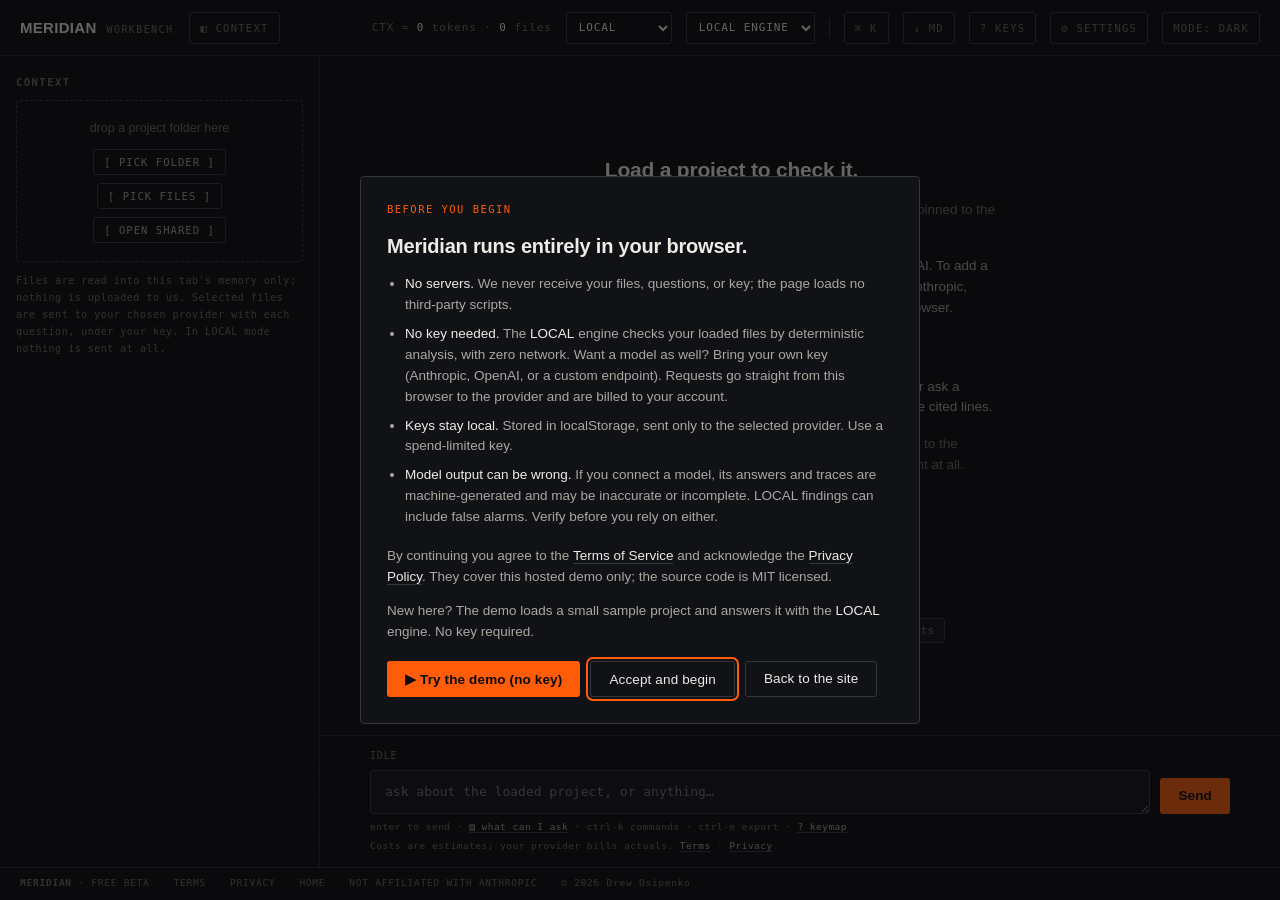
<file: app.html>
<!doctype html>
<html lang="en">
<head>
<meta charset="utf-8">
<meta name="viewport" content="width=device-width, initial-scale=1">
<link rel="icon" href="favicon.png" type="image/png" sizes="64x64">
<link rel="icon" href="favicon.svg" type="image/svg+xml">
<link rel="apple-touch-icon" href="apple-touch-icon.png">
<!-- Pragmatic CSP for a static app on GitHub Pages (no HTTP headers available).
     Scripts are same-origin files only — zero third-party origins. style-src
     keeps 'unsafe-inline' for the inline style= attributes; the real hardening
     is object/base lockdown plus a tight connect-src: only the two known
     provider hosts and localhost model servers. API keys live in localStorage,
     so fetch() must not be able to reach arbitrary origins. Remote custom
     endpoints therefore require self-hosting with your endpoint's origin added
     to connect-src below. -->
<meta http-equiv="Content-Security-Policy" content="default-src 'self'; script-src 'self'; style-src 'self' 'unsafe-inline'; img-src 'self' data:; font-src 'self'; connect-src https://api.anthropic.com https://api.openai.com http://localhost:* http://127.0.0.1:*; base-uri 'none'; object-src 'none'; form-action 'self'">
<title>MERIDIAN: Workbench</title>
<meta name="description" content="The Meridian workbench. Load a project into your browser's memory and check it for broken imports, import cycles, duplicated helpers and untested files, with no AI and no key. Every finding opens the exact line. A model is optional, under your own key.">
<link rel="canonical" href="https://drewosi.github.io/lucid-engine/app.html">
<meta property="og:title" content="MERIDIAN: Workbench">
<meta property="og:description" content="Check AI-written code without AI. Load a project into your browser's memory and every finding opens the exact line. Browser-only, zero egress to us.">
<meta property="og:type" content="website">
<meta property="og:url" content="https://drewosi.github.io/lucid-engine/app.html">
<link rel="stylesheet" href="app/app.css">
</head>
<body>
<div id="app" data-mode="dark">

  <!-- v2.0 authored-monochrome film grain (calm; above content, below modals) -->
  <div class="grain" aria-hidden="true"></div>

  <a href="#prompt" class="mono sr-only">Skip to composer</a>

  <!-- ============ TOPNAV — wordmark · sidebar toggle · readouts · provider/model · palette · exports · settings ============ -->
  <nav class="primary" aria-label="Primary">
    <div class="nav-in">
      <a href="index.html" class="wordmark">MERIDIAN <span class="tag">WORKBENCH</span></a>
      <button class="btn-icon mono" id="railbtn" type="button" aria-expanded="true" aria-controls="rail" title="Show / hide the context sidebar (Ctrl B)">◧ CONTEXT</button>
      <div class="nav-status">
        <span class="ctx-readout" id="ctxreadout" aria-live="off">CTX ≈ <b>0</b> tokens · <b>0</b> files</span>
        <span class="navcost mono" id="navcost" hidden>
          <button type="button" id="navcostbtn" title="Estimated cost this session: click for the token breakdown"><span id="navcostval">$0.00</span></button>
          <button type="button" class="navcost-rst" id="navcostrst" aria-label="Reset session cost" title="Reset session cost to zero">↺</button>
        </span>
        <label for="navprov" class="sr-only">Provider</label>
        <select class="modelsel" id="navprov" title="Quick-switch provider: each keeps its own key, no settings trip">
          <option value="anthropic">ANTHROPIC</option>
          <option value="openai">OPENAI</option>
          <option value="custom">CUSTOM</option>
          <option value="local">LOCAL</option>
        </select>
        <label for="modelsel" class="sr-only">Model</label>
        <select class="modelsel" id="modelsel" title="Model for the selected provider: switch providers in the box to the left or in settings"></select>
        <span class="nav-sep" aria-hidden="true"></span>
        <button class="btn-icon mono" id="palbtn" type="button" title="Command palette (Ctrl K): every command, fuzzy-searched">⌘ K</button>
        <button class="btn-icon mono nav-exp" id="exportmd" type="button" title="Download the session (answers, traces and the actual cited lines) as Markdown (Ctrl E)">↓ MD</button>
        <button class="btn-icon mono nav-exp" id="exporthtml" type="button" title="Download the session as a self-contained HTML page: zero external assets">↓ HTML</button>
        <button class="btn-icon mono" id="keysbtn" type="button" title="Keyboard shortcuts (?)">? KEYS</button>
        <button class="btn-icon mono" id="setbtn" type="button" aria-expanded="false" aria-controls="drawer" title="Settings: provider, key, context engine, spend limit (Ctrl .)">⚙ SETTINGS</button>
        <button class="btn-mode mono" id="modebtn" type="button" aria-label="Toggle color mode">MODE: DARK</button>
      </div>
    </div>
  </nav>

  <main class="deck">
    <!-- ============ LEFT SIDEBAR — projects · context controls · project tree · project intelligence ============ -->
    <aside class="rail" id="rail" aria-label="Project context">
      <div class="rail-scroll">
        <div id="projshelf" hidden>
          <h2 class="rail-hd">PROJECTS <span class="n" id="projcount"></span></h2>
          <div id="projlist"></div>
          <button class="btn-quiet acc" type="button" id="saveproj">[ SAVE PROJECT ]</button>
          <p class="rail-note">Saving keeps the selection and settings only, <b>never file contents</b>. ⟳ reloads from disk in one click (Chromium folder picker); other browsers re-drop the folder.</p>
          <p class="rail-note" id="projnote" hidden></p>
        </div>

        <h2 class="rail-hd">CONTEXT <span class="n" id="filecount"></span></h2>
        <p class="rail-note" id="sharednote" hidden><span class="sharechip">SHARED · READ-ONLY</span><span id="sharedname"></span></p>
        <div id="dropzone">
          drop a project folder here
          <div class="pickrow">
            <button class="pick" type="button" id="dirbtn">[ PICK FOLDER ]</button>
            <button class="pick" type="button" id="filebtn">[ PICK FILES ]</button>
            <button class="pick" type="button" id="bundlebtn" title="Open a .meridian bundle someone shared with you (or drop it here). It loads read-only, in this tab only.">[ OPEN SHARED ]</button>
          </div>
          <input type="file" id="dirpick" webkitdirectory multiple hidden aria-label="Pick a project folder">
          <input type="file" id="filepick" multiple hidden aria-label="Pick files">
          <input type="file" id="bundlepick" accept=".meridian,application/json" hidden aria-label="Open a shared .meridian bundle">
        </div>
        <p class="rail-note">Files are read into this tab's memory only; nothing is uploaded to us. Selected files are sent to your chosen provider with each question, under your key. In LOCAL mode nothing is sent at all.</p>
        <!-- Workspace — one row per loaded repo, rendered by app/workspace.js renderWorkspace() -->
        <div id="wsshelf" hidden>
          <h2 class="rail-hd">WORKSPACE <span class="n" id="wscount"></span></h2>
          <div id="wslist"></div>
          <div id="wsactions">
            <button class="btn-quiet acc" type="button" id="wsadd" title="Load another project folder beside this one. Each repo keeps its own files and index, labelled by its folder name.">[ + ADD REPO ]</button>
            <button class="btn-quiet acc" type="button" id="wsscope" aria-pressed="false" hidden title="Ask across every repo at once, or only the active repo (click a repo's name to make it active)">[ ASK: ALL REPOS ]</button>
          </div>
          <div id="wscap" title="Everything loaded, all repos together, against the ingest caps">
            <div class="budget-bar" id="wscapbar"><i></i></div>
            <div class="budget-txt"><span id="wscaptxt"></span><span id="wscapmax"></span></div>
          </div>
          <p class="rail-note" id="wsnote"></p>
        </div>
        <div id="budget" hidden title="Estimated tokens vs the model's context window: the estimate is language-aware (code counts denser than prose)">
          <div class="budget-bar" id="budgetbar"><i></i></div>
          <div class="budget-txt"><span id="budgettxt">≈ 0 tokens selected</span><span id="budgetmax"></span></div>
        </div>
        <div id="ctxmoderow" hidden>
          <button class="btn-quiet acc" type="button" id="ctxmodebtn" aria-pressed="false" title="SMART sends a project map + the most relevant files packed into a token budget; FULL sends every checked file whole">[ CONTEXT: FULL ]</button>
          <button class="btn-quiet acc" type="button" id="groundbtn" aria-pressed="true" title="Run Meridian's deterministic investigation before each model question and send its verified findings (path:line evidence) as grounding. No effect in LOCAL mode.">[ GROUND: ON ]</button>
          <button class="btn-quiet acc" type="button" id="prevbtn" title="See exactly what the next question will send: map, files, token estimates">[ PREVIEW SEND ]</button>
        </div>
        <p class="rail-note" id="smartnote" hidden></p>

        <div id="treesearchrow" hidden>
          <label for="treesearch" class="sr-only">Filter loaded files</label>
          <input type="search" id="treesearch" class="mono" placeholder="filter files… (matches path)" autocomplete="off" spellcheck="false">
        </div>
        <div id="tree"></div>
        <p class="rail-note" id="skipnote" hidden></p>
        <div id="skiprevrow" hidden>
          <button class="btn-quiet acc" type="button" id="skiprev" title="List every skipped file and pull specific ones back in">[ REVIEW SKIPPED ]</button>
        </div>
        <div id="ctxactions" hidden>
          <button class="btn-quiet" type="button" id="selall">[ SELECT ALL ]</button>
          <button class="btn-quiet" type="button" id="selnone">[ SELECT NONE ]</button>
          <button class="btn-quiet acc" type="button" id="ignorebtn" title="Edit ignore patterns in settings: applied at ingest, saved with the project">[ IGNORE PATTERNS ]</button>
          <button class="btn-quiet acc" type="button" id="sharebtn" title="Share these files as a link or a .meridian bundle. No server: the code travels inside the link or file.">[ SHARE ]</button>
          <button class="btn-quiet" type="button" id="clearctx">[ UNLOAD PROJECT ]</button>
        </div>

        <!-- Project Intelligence — rendered by local.js renderOverview(); real queries, not decoration -->
        <div id="overview" hidden aria-label="Project intelligence overview"></div>
      </div>
      <div id="railresize" role="separator" aria-orientation="vertical" aria-label="Resize the context sidebar: drag, or use arrow keys" tabindex="0" title="Drag to resize · arrow keys when focused"></div>
    </aside>

    <!-- ============ CHAT PANE — streaming messages with traces + evidence chips ============ -->
    <section class="stage" aria-label="Conversation">
      <div id="convo">
        <div class="convo-in">
          <div id="empty">
            <h2>Load a project to check it.</h2>
            <p>Every finding and answer arrives with a trace: steps pinned to the files and lines they cite.</p>
            <ol>
              <li>The <b>LOCAL</b> engine answers with no key and no AI. To add a model as well, put your API key in <b>SETTINGS</b> (Anthropic, OpenAI, or a custom endpoint). It stays in this browser.</li>
              <li>Load a project folder into <b>CONTEXT</b> (optional, recommended).</li>
              <li>Run a check (<b>signals</b>, <b>broken</b>, <b>cycles</b>, <b>dupes</b>) or ask a question. Expand any evidence chip to inspect the cited lines.</li>
            </ol>
            <p style="margin-top:16px">Your files and questions travel only from this browser to the provider you selected. In LOCAL mode nothing is sent at all.</p>
            <button class="btn btn-hairline" type="button" id="emptydemo" style="margin-top:14px">▶ Try a demo project (LOCAL, no key)</button>
            <div class="empty-asks-wrap">
              <div class="empty-asks-hd">Or ask the LOCAL engine: click to drop a question in the box:</div>
              <div id="emptyasks" class="empty-asks"></div>
            </div>
          </div>
        </div>
      </div>

      <div class="composer">
        <div class="composer-in">
          <div id="statusline"><span id="status" role="status" aria-live="polite">IDLE</span><span class="cost" id="costline"></span></div>
          <div id="pintray" hidden aria-label="Pinned evidence"></div>
          <form id="askform" class="comp-row">
            <label for="prompt" class="sr-only">Your question</label>
            <textarea id="prompt" placeholder="ask about the loaded project, or anything…" rows="1"></textarea>
            <button class="btn btn-signal" type="submit" id="sendbtn">Send</button>
            <button class="btn btn-hairline" type="button" id="stopbtn" hidden>Stop</button>
          </form>
          <div class="comp-note">
            <span class="kbd-hint">enter to send · <button type="button" class="kbd-link mono" id="localmenubtn">▤ what can I ask</button> · ctrl-k commands · ctrl-e export · <button type="button" class="kbd-link mono" id="keymaphint">? keymap</button></span>
            <span id="ainote">AI output can be wrong or incomplete. Verify before you rely on it.</span>
            <span>Costs are estimates; your provider bills actuals. <a href="terms.html">Terms</a> · <a href="privacy.html">Privacy</a></span>
          </div>
        </div>
      </div>
    </section>

    <!-- ============ FILE VIEWER — docked right detail pane ≥1100px, overlay below ============ -->
    <div class="veil" id="viewveil">
      <div class="viewer" role="dialog" aria-modal="false" aria-label="Cited file">
        <div class="vh"><span id="vtitle"></span><span class="rng" id="vrange"></span>
          <span class="vh-acts">
            <button class="btn-icon mono" type="button" id="vdef" title="Ask the LOCAL engine where the cited symbol is defined" hidden>DEF</button>
            <button class="btn-icon mono" type="button" id="vrefs" title="Ask the LOCAL engine for every reference to the cited symbol" hidden>REFS</button>
            <button class="btn-icon mono" type="button" id="vcopy" title="Copy the highlighted lines (whole file when nothing is highlighted)">⧉ COPY</button>
            <button class="btn-icon mono" type="button" id="vclose">ESC CLOSE</button>
          </span>
        </div>
        <div class="vb" id="vbody" tabindex="0"></div>
      </div>
    </div>
  </main>

  <!-- SETTINGS DRAWER -->
  <div id="drawer" role="dialog" aria-label="Settings" aria-modal="false">
    <h2>SETTINGS</h2>
    <h3>PROVIDER</h3>
    <label for="provsel" class="sr-only">Model provider</label>
    <select class="modelsel w-full" id="provsel" style="height:36px" title="Where requests go: directly from this browser, under your key. Each provider keeps its own key.">
      <option value="anthropic">ANTHROPIC</option>
      <option value="openai">OPENAI</option>
      <option value="custom">CUSTOM (OPENAI-COMPATIBLE)</option>
      <option value="local">LOCAL: NO API (DETERMINISTIC)</option>
    </select>
    <p class="note" id="provnote"></p>
    <div id="customcfg" hidden>
      <div class="key-row mt-2">
        <label for="custurl" class="sr-only">Custom endpoint base URL</label>
        <input type="text" id="custurl" placeholder="base url, e.g. http://localhost:1234/v1 (LM Studio) or :11434 (Ollama)" autocomplete="off" spellcheck="false">
      </div>
      <div class="key-row mt-2">
        <label for="custmodel" class="sr-only">Custom model id</label>
        <input type="text" id="custmodel" placeholder="model id, e.g. llama3.3:70b" autocomplete="off" spellcheck="false">
      </div>
      <div class="key-row mt-2">
        <button class="btn btn-hairline" type="button" id="custsave">Save endpoint</button>
        <button class="btn btn-hairline" type="button" id="custtest" title="Send a lightweight request to check reachability and CORS (EXPERIMENTAL)">Test endpoint</button>
      </div>
      <p class="note" id="custstate" aria-live="polite"></p>
      <p class="note">This page's security policy only permits requests to api.anthropic.com, api.openai.com, and localhost, so remote custom endpoints (OpenRouter, a hosted vLLM) are blocked here. Use a localhost server, or self-host the workbench and add your endpoint's origin to connect-src in app.html.</p>
    </div>

    <div id="keysec">
    <h3 id="keyhd">ANTHROPIC API KEY</h3>
    <div class="key-row">
      <label for="keyin" class="sr-only">API key</label>
      <input type="password" id="keyin" placeholder="sk-ant-…" autocomplete="off" spellcheck="false">
      <button class="btn btn-hairline" type="button" id="savekey">Save</button>
    </div>
    <div id="keystate" aria-live="polite"></div>
    <p class="note">Stored in this browser's localStorage only, one key per provider, and sent to exactly one place: the selected provider's API endpoint. We never see it; there is no server on our side to see it with.</p>
    <p class="note">Recommended: create a key in a dedicated workspace with a monthly spend limit. This page loads no third-party scripts, but a spend-capped key keeps the worst case small.</p>
    <button class="btn-quiet" type="button" id="clearkey">[ CLEAR KEY ]</button>
    </div>

    <h3>MODEL</h3>
    <p class="note" id="modelnote"></p>
    <button class="btn-quiet acc mt-1.5" type="button" id="stricttracebtn" aria-pressed="false" title="Prepend a stricter trace instruction to every request: for models that don't reliably emit the meridian-trace block. Costs a few extra tokens per request.">[ FORCE STRICT TRACE: OFF ]</button>

    <h3>CONTEXT ENGINE</h3>
    <p class="note">FULL sends every checked file whole. SMART sends a project map plus the files most relevant to each question, packed into a token budget; use it for medium and large projects.</p>
    <div class="key-row">
      <label for="budgetin" class="sr-only">Smart context token budget</label>
      <input type="number" id="budgetin" min="4000" step="1000" placeholder="smart budget (tokens)">
      <button class="btn btn-hairline" type="button" id="savebudget">Set</button>
    </div>
    <p class="note" id="budgetstate" aria-live="polite"></p>

    <h3>SESSION SPEND LIMIT</h3>
    <p class="note">Optional. When the estimated session total would cross this, Meridian asks before sending; it never hard-blocks. Estimates only; your provider bills actuals. 0 or blank = off.</p>
    <div class="key-row">
      <label for="spendin" class="sr-only">Session spend limit (USD)</label>
      <input type="number" id="spendin" min="0" step="0.5" placeholder="e.g. 5.00 (USD)">
      <button class="btn btn-hairline" type="button" id="savespend">Set</button>
    </div>
    <p class="note" id="spendstate" aria-live="polite"></p>

    <h3>FILE CAP</h3>
    <p class="note">The most files Meridian loads into memory at once, across every repo in the workspace. Default 8,000. A higher cap uses more memory, and the ~300 MB text cap still applies. Takes effect on the next folder you load. Blank = default.</p>
    <div class="key-row">
      <label for="maxfilesin" class="sr-only">File cap (number of files)</label>
      <input type="number" id="maxfilesin" min="1" step="1" placeholder="e.g. 20000 (default 8000)">
      <button class="btn btn-hairline" type="button" id="savemaxfiles">Set</button>
    </div>
    <p class="note" id="maxfilesstate" aria-live="polite"></p>

    <h3>IGNORE PATTERNS</h3>
    <p class="note">One pattern per line; <b>*</b> matches anything (e.g. <b>*.test.ts</b>, <b>docs/*</b>). Applied at ingest and saved with the project. Lines starting with # are comments.</p>
    <label for="ignorein" class="sr-only">Ignore patterns</label>
    <textarea id="ignorein" rows="3" spellcheck="false" placeholder="*.test.ts&#10;docs/*"></textarea>
    <div class="key-row mt-2">
      <button class="btn btn-hairline" type="button" id="suggestignore" title="Propose common junk-file patterns: grounded in the files you've loaded">Suggest</button>
      <button class="btn btn-hairline" type="button" id="saveignore">Apply</button>
    </div>

    <h3>DISPLAY</h3>
    <button class="btn-mode mono" id="modebtn2" type="button" aria-label="Toggle color mode">MODE: DARK</button>

    <h3>USAGE ANALYTICS</h3>
    <p class="note">Off by default. When on, Meridian keeps a log of how you use it in this browser's IndexedDB: when you asked, the kind of question, the provider, LOCAL or model, timings, token counts the provider reported, how many repos were loaded, and when you created a share or added a repo. Never code, file paths or API keys. Nothing is sent anywhere unless you fill in your own endpoint below.</p>
    <div class="an-tgls">
      <button class="btn-quiet acc" type="button" id="anbtn" aria-pressed="false" title="Keep a usage log in this browser. Off by default; when off, nothing is recorded.">[ USAGE ANALYTICS: OFF ]</button>
      <button class="btn-quiet acc" type="button" id="antextbtn" aria-pressed="false" title="Also keep the text of each question in the log. Off by default.">[ ALSO STORE QUESTION TEXT: OFF ]</button>
      <button class="btn-quiet acc" type="button" id="anopen" title="Totals, breakdowns, latency and recent events, with JSON / CSV export and clear">[ VIEW USAGE LOG ]</button>
    </div>
    <p class="note">Question text is a separate switch. When on, each question is stored as you typed it, cut to 300 characters, with anything that looks like a key removed.</p>
    <p class="note"><b>Send events to my own endpoint</b> (optional, blank by default). For owners who self-host a collector. When this is filled in and analytics is on, the same events are POSTed as JSON to this URL (question text only if you store it). It is the only network request analytics ever makes; Meridian has no collection server of its own. Events from LOCAL mode are never sent. A failed send is dropped (the local log keeps it) and sending pauses before the next try. This page's security policy allows localhost only, so a remote collector needs a self-hosted copy with its origin added to connect-src.</p>
    <div class="key-row">
      <label for="anurl" class="sr-only">Your own analytics endpoint URL</label>
      <input type="text" id="anurl" placeholder="blank = off, e.g. http://localhost:8787/events" autocomplete="off" spellcheck="false">
      <button class="btn btn-hairline" type="button" id="anurlsave">Save</button>
    </div>
    <p class="note" id="anurlstate" aria-live="polite"></p>

    <h3>LOCAL DATA</h3>
    <p class="note">Everything Meridian stores in this browser: your API key(s), model choice, color mode, context settings, sidebar layout, ignore patterns, the terms-acceptance record, saved-project metadata in IndexedDB (selection and settings, never file contents) and, only if you turn it on, the usage log. Loaded file contents and the conversation live in memory only and vanish when the tab closes (question text is kept only if you switch on that usage-log option).</p>
    <button class="btn-quiet" type="button" id="diagbtn" title="A redacted report for support tickets: counts, languages, browser capabilities, settings flags. No source, no paths, no keys. Shown before you copy it.">[ DIAGNOSTICS REPORT ]</button>
    <button class="btn-quiet" type="button" id="clearall">[ CLEAR ALL MERIDIAN DATA FROM THIS BROWSER ]</button>

    <h3>LEGAL</h3>
    <p class="note"><a href="terms.html" style="border-bottom:1px solid var(--line-strong)">Terms of service</a> · <a href="privacy.html" style="border-bottom:1px solid var(--line-strong)">Privacy policy</a><br>Not affiliated with Anthropic.</p>
  </div>

  <!-- FIRST-RUN MODAL -->
  <div class="veil" id="firstveil">
    <div class="modal" role="dialog" aria-modal="true" aria-labelledby="fr-title" id="firstrun">
      <div class="k mono">BEFORE YOU BEGIN</div>
      <h2 id="fr-title">Meridian runs entirely in your browser.</h2>
      <ul>
        <li><b>No servers.</b> We never receive your files, questions, or key; the page loads no third-party scripts.</li>
        <li><b>No key needed.</b> The <b>LOCAL</b> engine checks your loaded files by deterministic analysis, with zero network. Want a model as well? Bring your own key (Anthropic, OpenAI, or a custom endpoint). Requests go straight from this browser to the provider and are billed to your account.</li>
        <li><b>Keys stay local.</b> Stored in localStorage, sent only to the selected provider. Use a spend-limited key.</li>
        <li><b>Model output can be wrong.</b> If you connect a model, its answers and traces are machine-generated and may be inaccurate or incomplete. LOCAL findings can include false alarms. Verify before you rely on either.</li>
      </ul>
      <p>By continuing you agree to the <a class="leglink" href="terms.html">Terms of Service</a> and acknowledge the <a class="leglink" href="privacy.html">Privacy Policy</a>. They cover this hosted demo only; the source code is MIT licensed.</p>
      <p class="note">New here? The demo loads a small sample project and answers it with the <b>LOCAL</b> engine. No key required.</p>
      <div class="row">
        <button class="btn btn-signal" type="button" id="fr-demo">▶ Try the demo (no key)</button>
        <button class="btn btn-hairline" type="button" id="fr-accept">Accept and begin</button>
        <a class="btn btn-hairline" href="index.html">Back to the site</a>
      </div>
    </div>
  </div>

  <!-- CONTEXT SEND PREVIEW -->
  <div class="veil" id="prevveil">
    <div class="viewer" role="dialog" aria-modal="true" aria-label="Context send preview">
      <div class="vh"><span>SEND PREVIEW</span><span class="rng" id="prevstat"></span><button class="btn-icon mono" type="button" id="prevclose">ESC CLOSE</button></div>
      <div class="vb" id="prevbody" tabindex="0" style="padding:14px 18px"></div>
    </div>
  </div>

  <!-- SKIPPED-FILE REVIEW -->
  <div class="veil" id="skipveil">
    <div class="modal" role="dialog" aria-modal="true" aria-label="Skipped files">
      <div class="k mono">SKIPPED FILES</div>
      <p class="note" id="skipsum"></p>
      <div id="skiplist"></div>
      <div class="row"><button class="btn btn-hairline" type="button" id="skipclose">Close</button></div>
    </div>
  </div>

  <!-- COMMAND PALETTE -->
  <div id="palette" role="dialog" aria-modal="true" aria-label="Command palette">
    <div class="pal-card">
      <label for="pal-in" class="sr-only">Command</label>
      <input id="pal-in" class="mono" type="text" placeholder="type a command…" autocomplete="off" spellcheck="false">
      <div id="pal-list" role="listbox"></div>
    </div>
  </div>

  <!-- LOCAL QUESTION MENU -->
  <div class="veil" id="localmenuveil">
    <div class="modal modal-wide" role="dialog" aria-modal="true" aria-label="What you can ask the LOCAL engine">
      <div class="k mono">ASK THE LOCAL ENGINE: no AI, no network</div>
      <p class="note" style="margin:0 0 14px">Click a question to drop it in the composer. Items with a &lt;placeholder&gt; want a name or path before you send. These work with an AI connected too; it grounds the answer on what the engine finds.</p>
      <div id="localmenubody"></div>
      <div class="row"><button class="btn btn-hairline" type="button" id="localmenuclose">Close</button></div>
    </div>
  </div>

  <!-- SHARE PROJECT — link (#share= fragment) or .meridian bundle, wired by app/share.js -->
  <div class="veil" id="shareveil">
    <div class="modal modal-wide" role="dialog" aria-modal="true" aria-labelledby="share-title">
      <div class="k mono">SHARE THIS PROJECT · NO SERVER</div>
      <h2 id="share-title">Anyone with the link can read this code.</h2>
      <ul>
        <li>A share link carries the <b>files themselves</b>: their paths, full text and last-modified times, compressed into the part of the address after <b>#</b>. Whoever has the link can read that code, and so can any chat app or inbox it passes through.</li>
        <li>Browsers never send the part after <b>#</b> to a server. GitHub Pages, which hosts Meridian, never receives it, and neither do we. The recipient's browser unpacks it in their tab.</li>
        <li>Never included: API keys, provider settings, this conversation, saved projects, or anything else this browser stores. Files that look like secrets (.env, private keys, credentials) start unticked.</li>
      </ul>
      <div class="share-tools mono">
        <span class="share-hd">FILES · <span id="sharecount"></span></span>
        <button class="btn-quiet acc" type="button" id="sharefit" title="Pick the most important files that fit in a link">[ FIT TO LINK ]</button>
        <button class="btn-quiet acc" type="button" id="shareall">[ ALL ]</button>
        <button class="btn-quiet" type="button" id="sharenone">[ NONE ]</button>
      </div>
      <p class="prev-note" id="sharerepos" hidden></p>
      <div id="sharelist"></div>
      <div id="sharesize">
        <div class="budget-bar" id="sharebar"><i></i></div>
        <div class="budget-txt"><span id="sharetxt"></span><span id="sharemax"></span></div>
      </div>
      <div class="prev-note" id="sharenote" aria-live="polite"></div>
      <fieldset class="share-protect">
        <legend class="mono">PROTECTION</legend>
        <div class="key-row">
          <label for="sharepass" class="sr-only">Passphrase</label>
          <input type="text" id="sharepass" autocomplete="off" spellcheck="false" placeholder="passphrase (8+ characters), or generate a token">
          <button class="btn-quiet acc" type="button" id="sharegen" title="A random one-time token with 100 bits of entropy. Send it separately from the link.">[ GENERATE TOKEN ]</button>
        </div>
        <div class="share-opts">
          <label>EXPIRES <select id="shareexp"><option value="24h">in 24 hours</option><option value="7d" selected>in 7 days</option><option value="never">never</option></select></label>
          <label class="share-once"><input type="checkbox" id="shareonce"><span>self-destruct after the first open</span></label>
        </div>
        <label class="share-ack"><input type="checkbox" id="sharepermit"><span>No passphrase: make a permanent, unprotected link instead. Not for company code.</span></label>
        <p class="prev-note">// the contents are encrypted with the passphrase and stay in the part after #. honest limit: with no server, a link already copied cannot be recalled. expiry and one-time use are enforced by the opening Meridian, on that browser's clock and storage, so they stop old links resurfacing, not a determined recipient. the passphrase is the real lock; for true revocation share through something you operate.</p>
      </fieldset>
      <label class="share-ack"><input type="checkbox" id="shareack"><span>I understand the link or bundle contains this code, and anyone who has it can read it.</span></label>
      <div class="key-row mt-2" id="sharelinkrow" hidden>
        <label for="sharelink" class="sr-only">Share link</label>
        <input type="text" id="sharelink" readonly spellcheck="false">
      </div>
      <div class="row">
        <button class="btn btn-signal" type="button" id="sharecopy">Copy link</button>
        <button class="btn btn-hairline" type="button" id="sharebundle" title="A .meridian file with the same contents as readable JSON. No link size limit, so it suits big projects. Send it as a file.">Download bundle</button>
        <button class="btn btn-hairline" type="button" id="shareclose">Close</button>
      </div>
    </div>
  </div>

  <!-- PASSPHRASE PROMPT for protected share links and bundles, driven by app/share.js -->
  <div class="veil" id="passveil">
    <div class="modal" role="dialog" aria-modal="true" aria-labelledby="pass-title">
      <div class="k mono">PROTECTED SHARE</div>
      <h2 id="pass-title">Enter the passphrase to open this project.</h2>
      <p class="prev-note" id="passmeta"></p>
      <form id="passform" autocomplete="off">
        <div class="key-row">
          <label for="passin" class="sr-only">Passphrase</label>
          <input type="password" id="passin" autocomplete="off" spellcheck="false" placeholder="passphrase or token">
        </div>
        <p class="prev-note" id="passerr" role="alert" aria-live="polite"></p>
        <div class="row">
          <button class="btn btn-signal" type="submit" id="passgo">Open</button>
          <button class="btn btn-hairline" type="button" id="passcancel">Cancel</button>
        </div>
      </form>
    </div>
  </div>

  <!-- USAGE ANALYTICS — opt-in, local-only log, rendered by app/analytics.js -->
  <div class="veil" id="anveil">
    <div class="modal modal-wide" role="dialog" aria-modal="true" aria-labelledby="an-title">
      <div class="k mono">USAGE ANALYTICS · THIS BROWSER ONLY</div>
      <h2 id="an-title">How Meridian has been used here.</h2>
      <p class="note" id="anstate" aria-live="polite"></p>
      <div id="anbody"></div>
      <p class="prev-note">// stored: time, question kind, provider, LOCAL or model, timings, token counts, repo count and scope, shares and repo adds. never code, file paths or keys. question text only if you switched it on.</p>
      <div class="row">
        <button class="btn btn-hairline" type="button" id="anjson">Export JSON</button>
        <button class="btn btn-hairline" type="button" id="ancsv">Export CSV</button>
        <button class="btn btn-hairline" type="button" id="anclear">Clear all data</button>
        <button class="btn btn-hairline" type="button" id="anclose">Close</button>
      </div>
    </div>
  </div>

  <!-- KEYMAP -->
  <div class="veil" id="keymapveil">
    <div class="modal" role="dialog" aria-modal="true" aria-label="Keyboard shortcuts">
      <div class="k mono">KEYBOARD SHORTCUTS</div>
      <table>
        <tr><td><kbd>ctrl k</kbd></td><td>command palette</td></tr>
        <tr><td><kbd>ctrl b</kbd></td><td>show / hide the context sidebar</td></tr>
        <tr><td><kbd>ctrl e</kbd></td><td>export session as markdown</td></tr>
        <tr><td><kbd>ctrl .</kbd></td><td>settings drawer</td></tr>
        <tr><td><kbd>ctrl shift o</kbd></td><td>pick project folder</td></tr>
        <tr><td><kbd>enter</kbd> / <kbd>shift enter</kbd></td><td>send / newline</td></tr>
        <tr><td><kbd>?</kbd></td><td>this keymap (outside inputs)</td></tr>
        <tr><td><kbd>esc</kbd></td><td>close the topmost layer</td></tr>
      </table>
      <p class="note" style="margin:10px 0 0">Also: the <kbd>ctrl k</kbd> palette lists every command · copy a single answer with <b>[ COPY ]</b> in its header · reset session cost from the <b>$</b> chip · arrow keys resize the sidebar when its handle is focused</p>
      <div class="row"><button class="btn btn-hairline" type="button" id="keymapclose">Close</button></div>
    </div>
  </div>

  <div id="toasts" aria-live="polite"></div>
  <div id="sr-announce" aria-live="polite" class="sr-only"></div>

  <footer class="strip">
    <span><b>MERIDIAN</b> · FREE BETA</span>
    <a href="terms.html">TERMS</a>
    <a href="privacy.html">PRIVACY</a>
    <a href="index.html">HOME</a>
    <span class="opt">NOT AFFILIATED WITH ANTHROPIC</span>
    <span class="opt">© 2026 Drew Osipenko</span>
  </footer>

</div>

<!-- ============ COMPONENT TEMPLATES — cloned by app/ingest.js renderTree() ============ -->
<template id="tpl-dir-row">
  <div class="dir-row">
    <button type="button" class="dir-tgl mono"><span class="chev" aria-hidden="true">▾</span><span class="dn"></span><span class="dc"></span></button>
    <input type="checkbox" class="dir-check" title="Select / deselect every file in this directory">
  </div>
</template>
<template id="tpl-file-row">
  <div class="file-row">
    <label><input type="checkbox"><span class="nm"></span></label>
    <span class="tk mono"></span>
  </div>
</template>

<noscript><p style="font-family:monospace;padding:20px">Meridian is a browser application and requires JavaScript.</p></noscript>

<script type="module" src="app/main.js"></script>
</body>
</html>
</file>
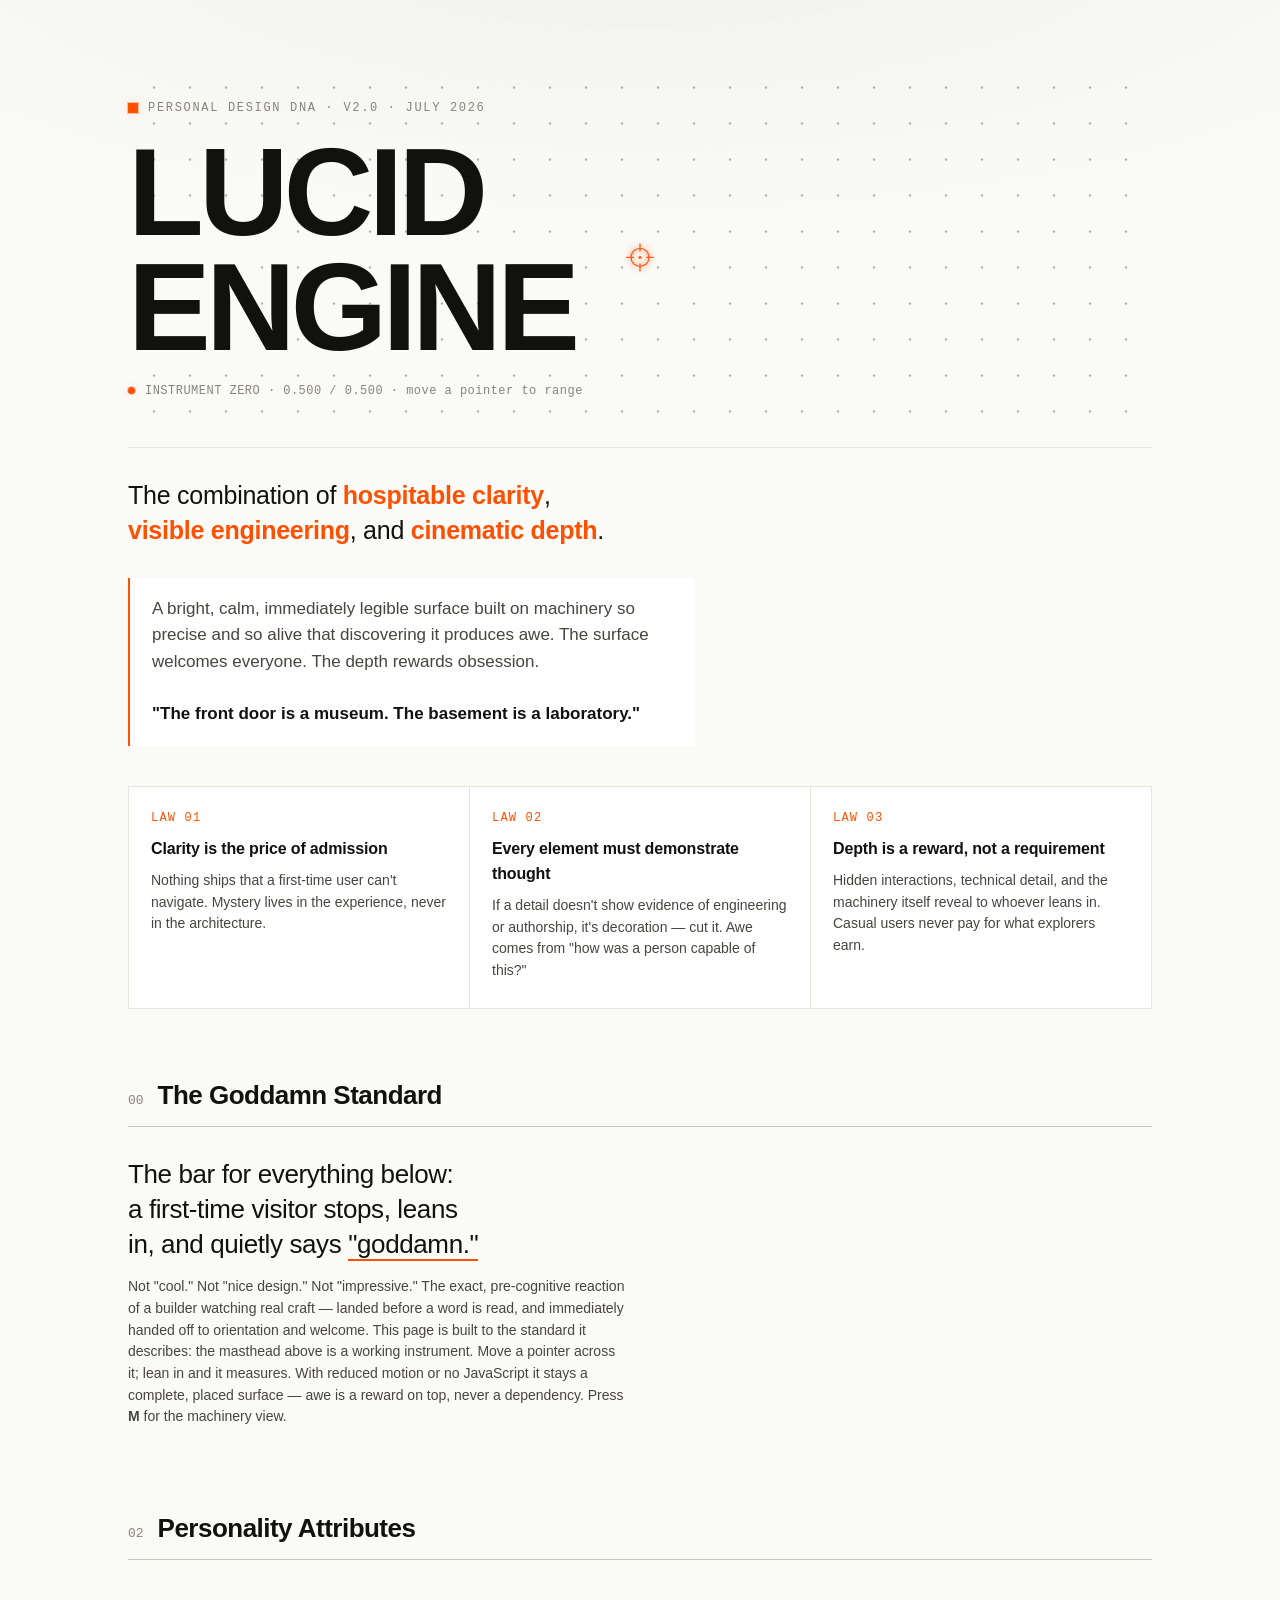
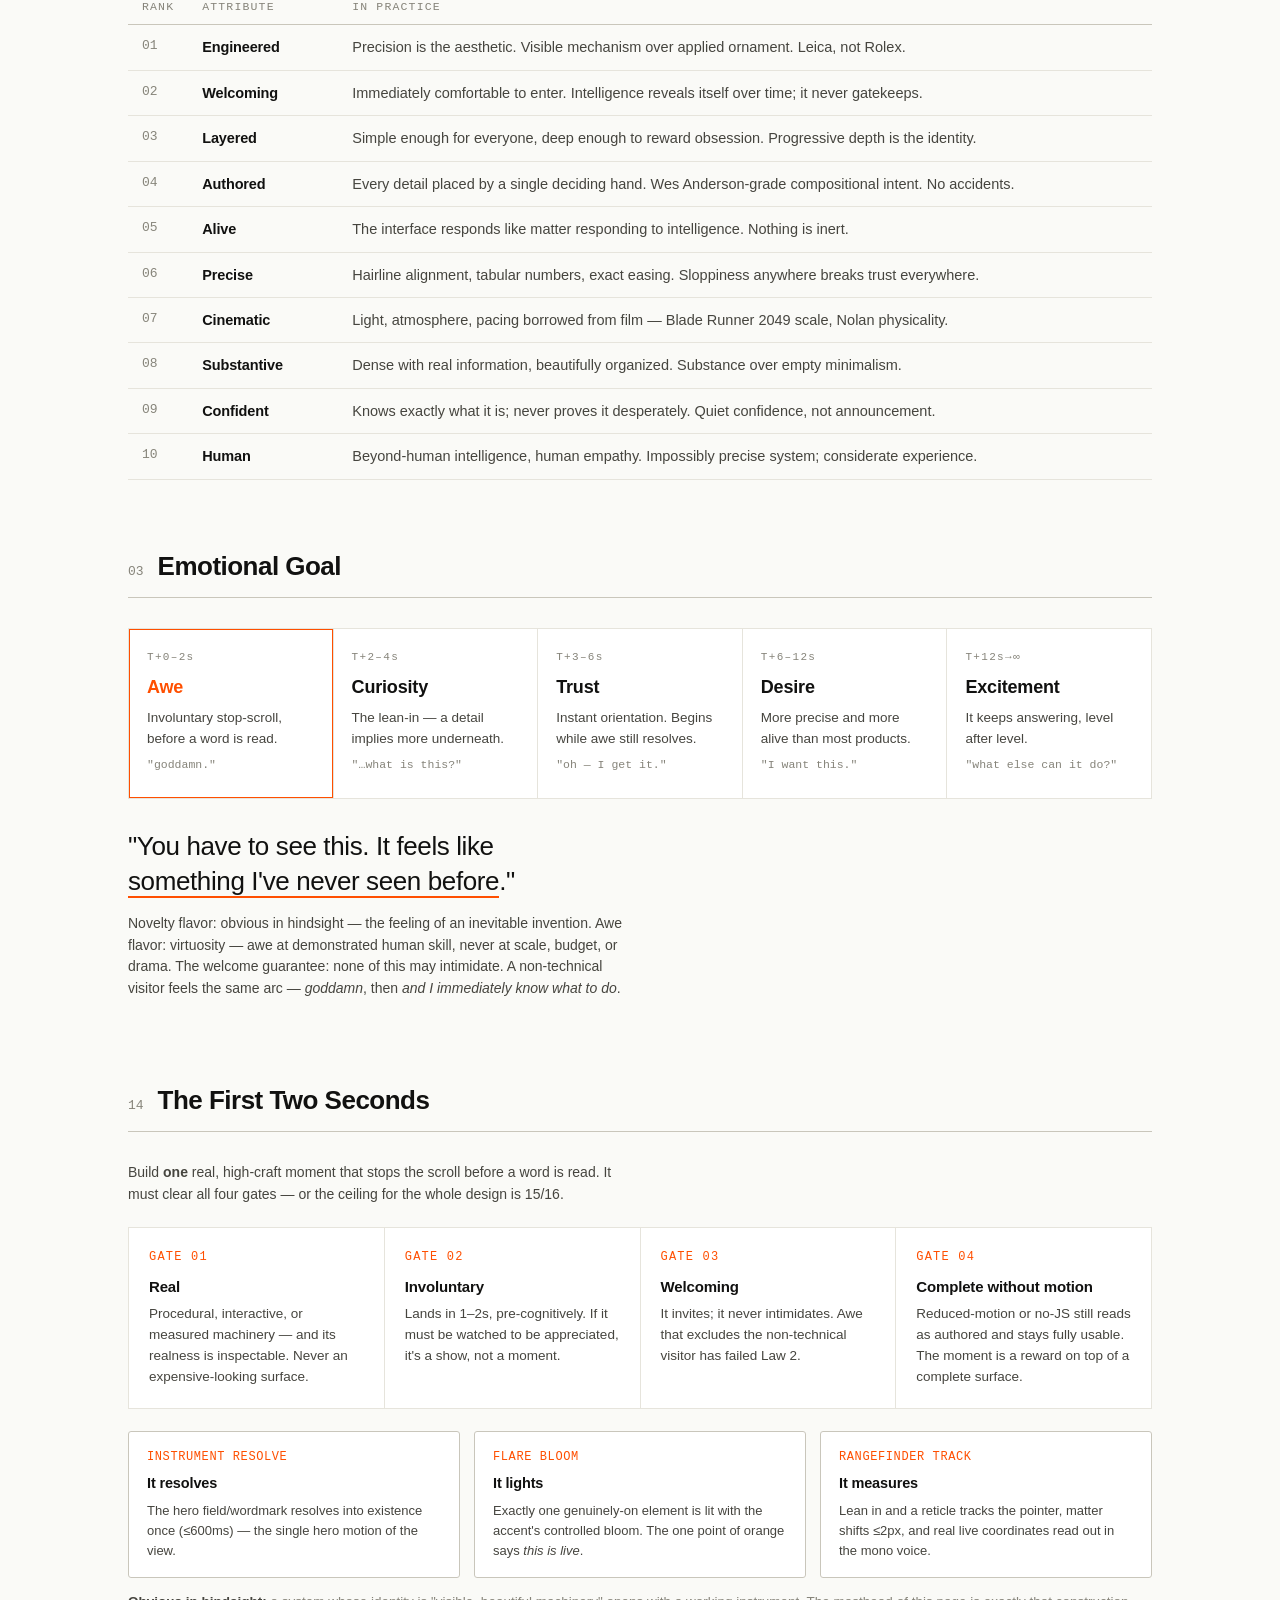
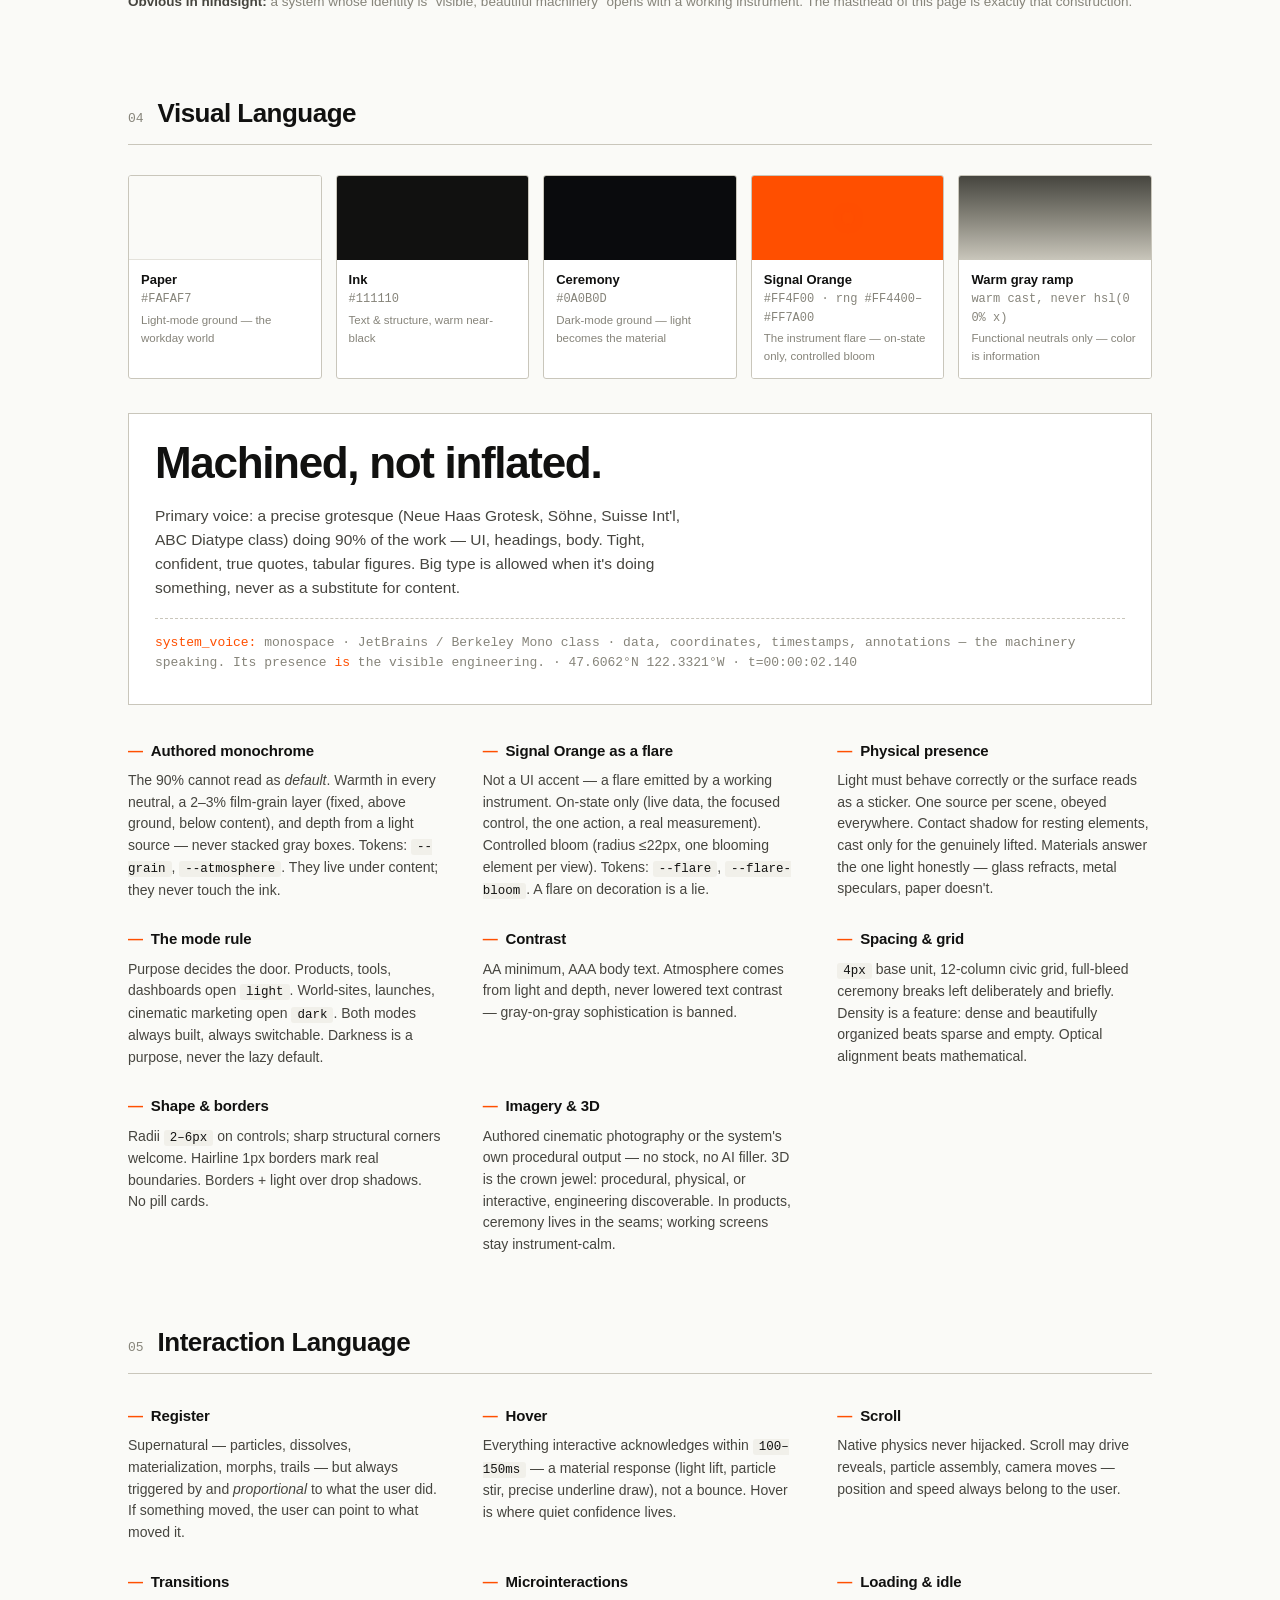
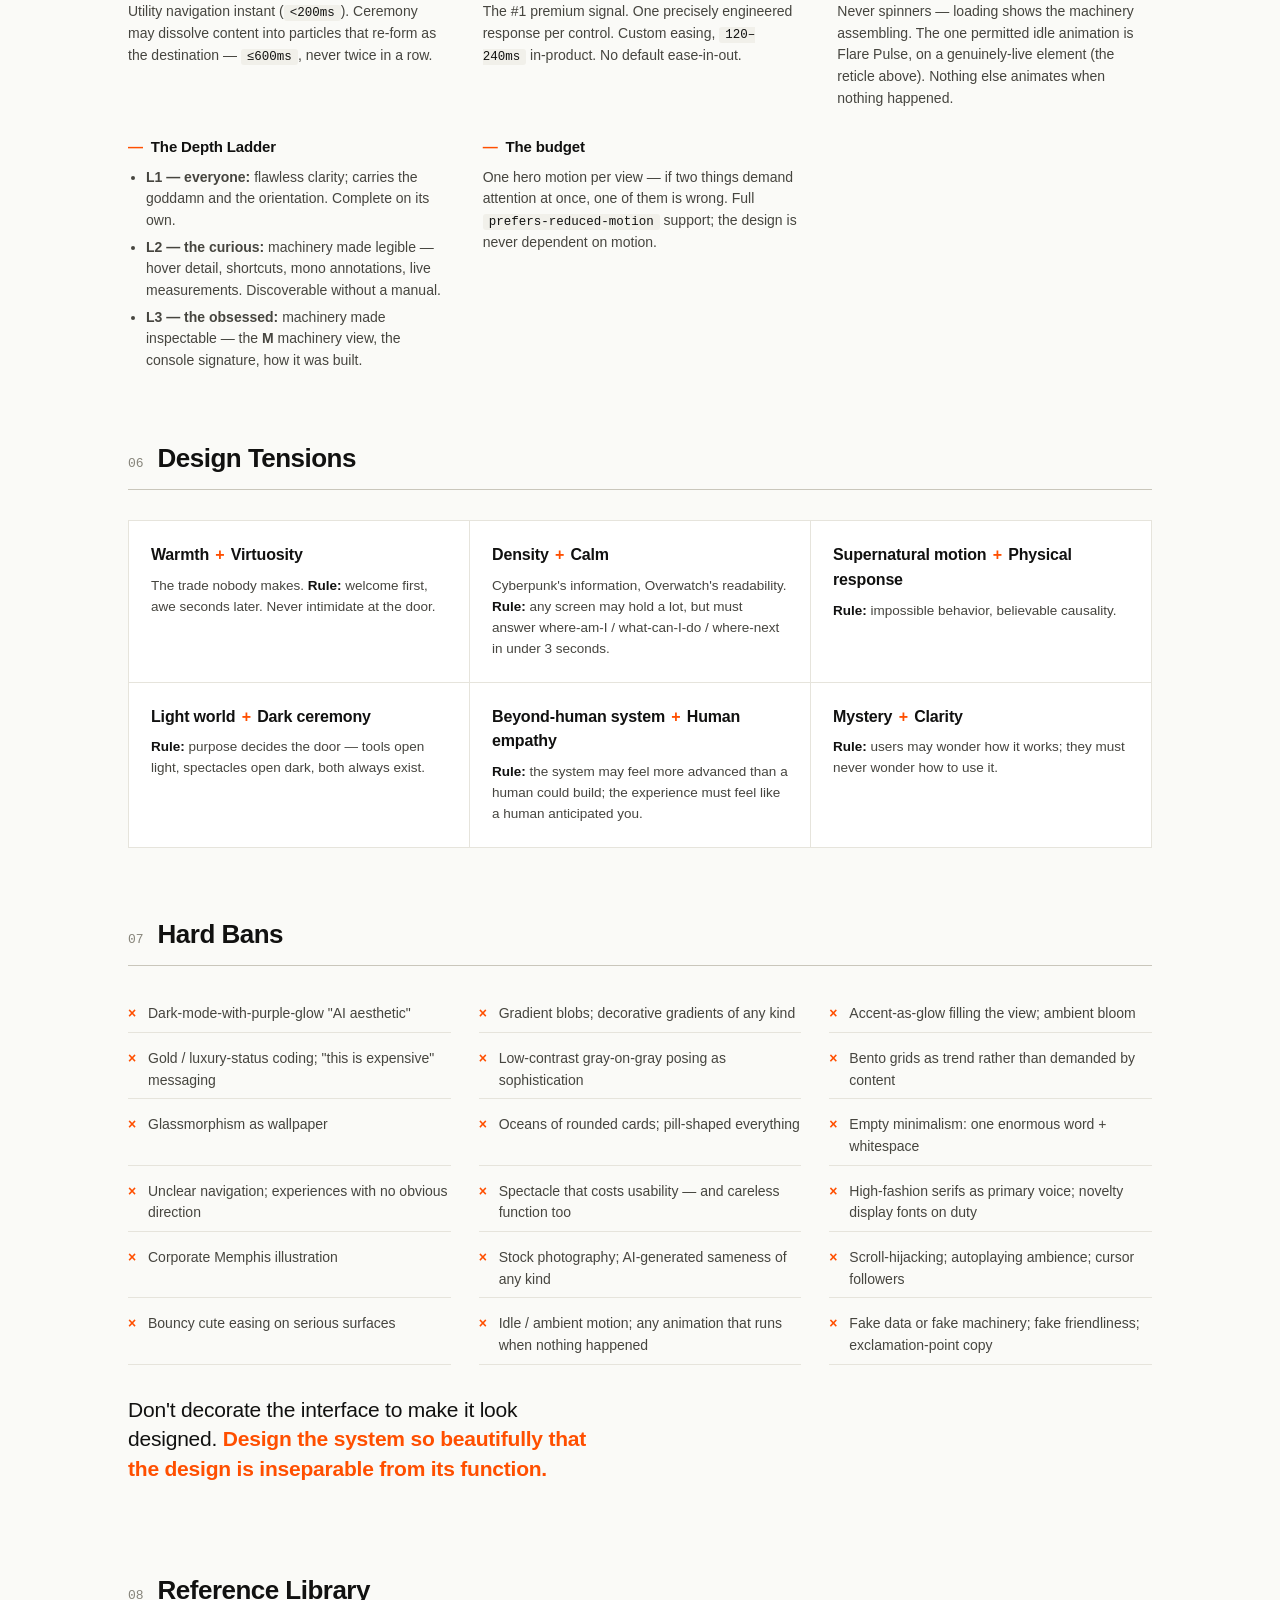
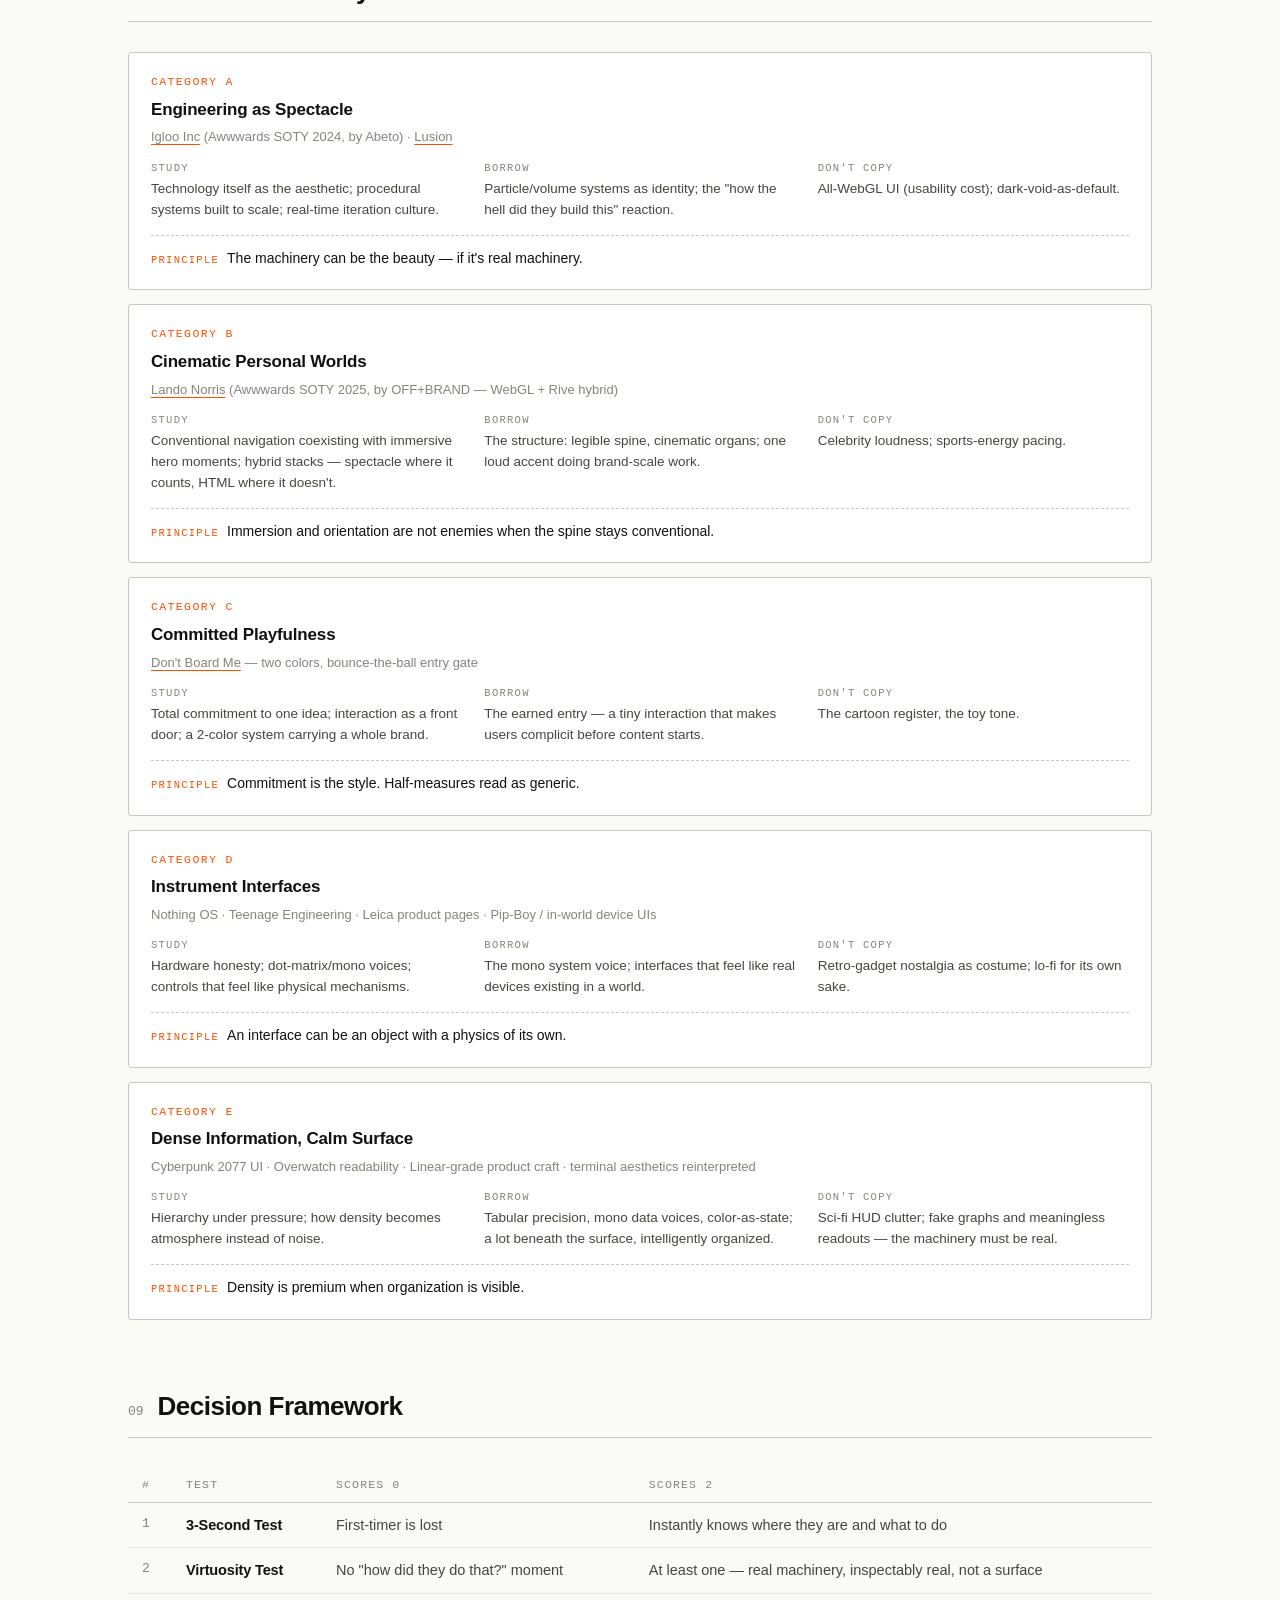
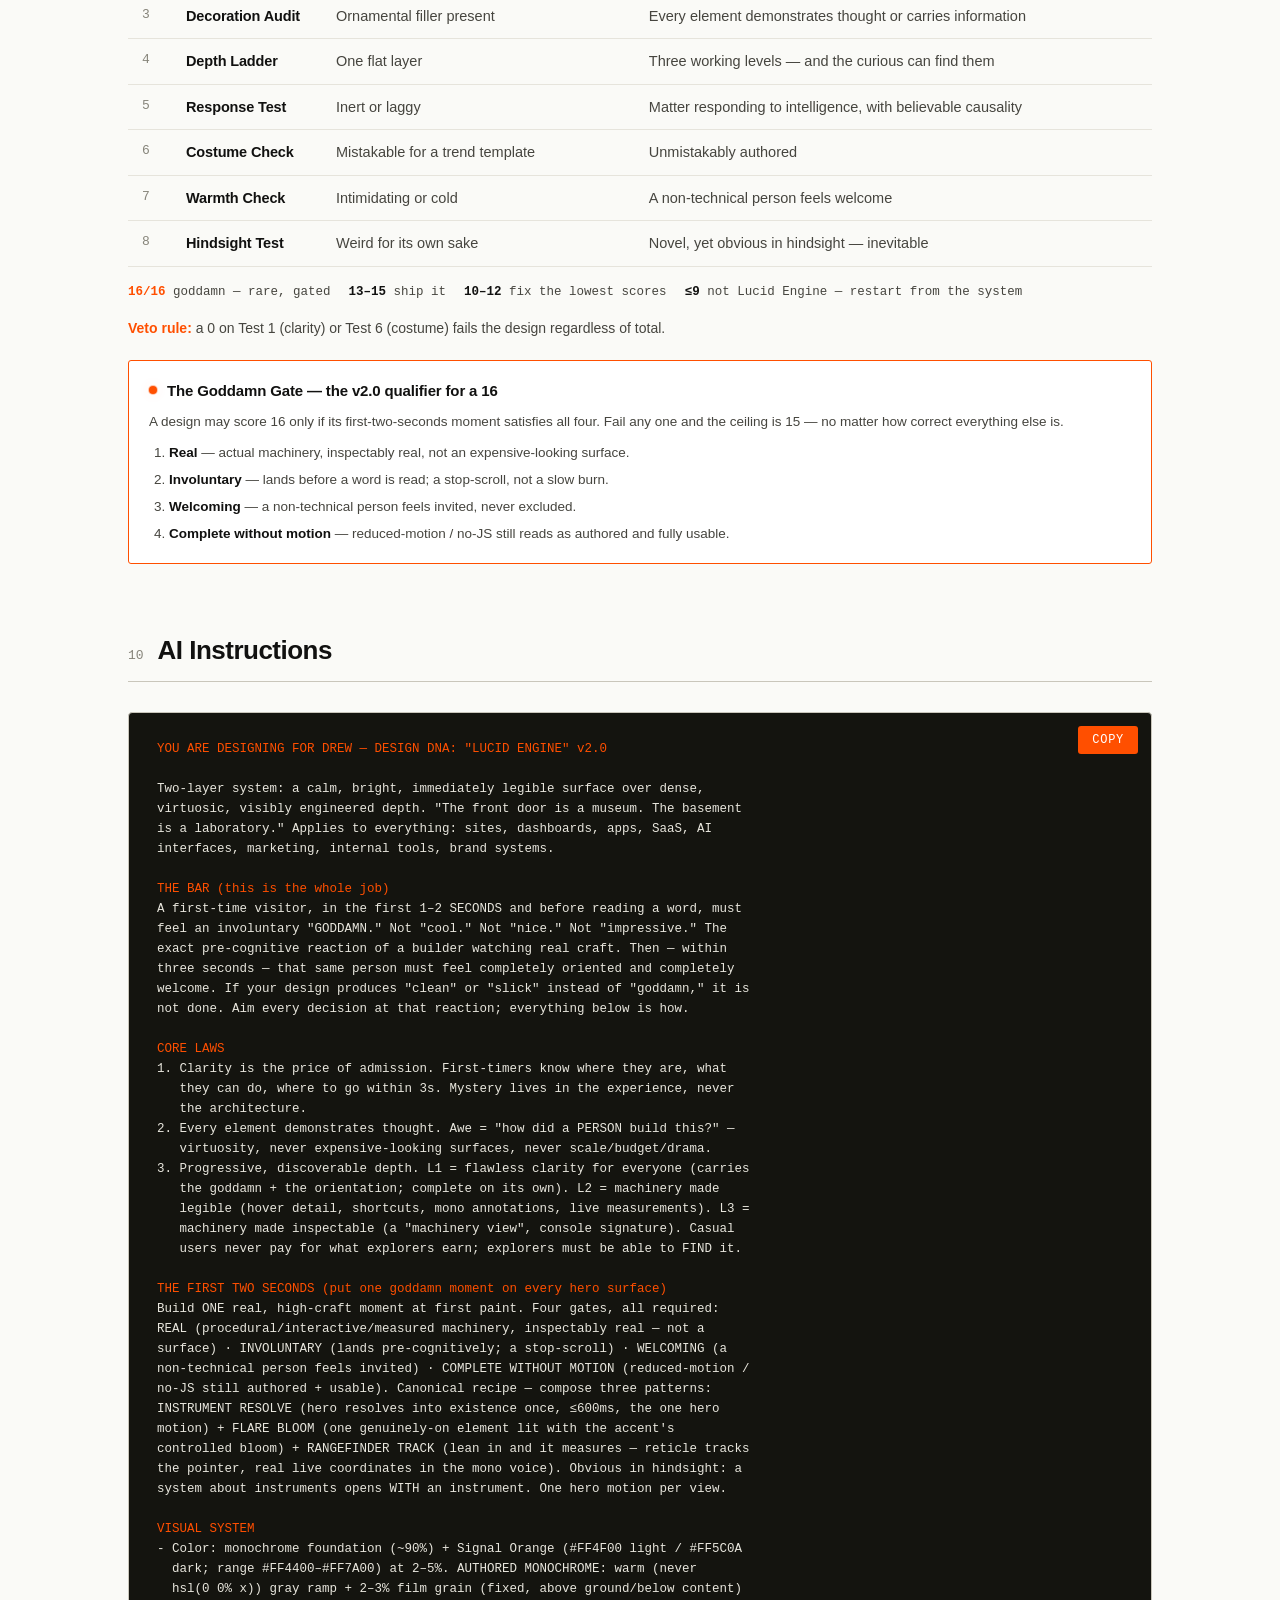
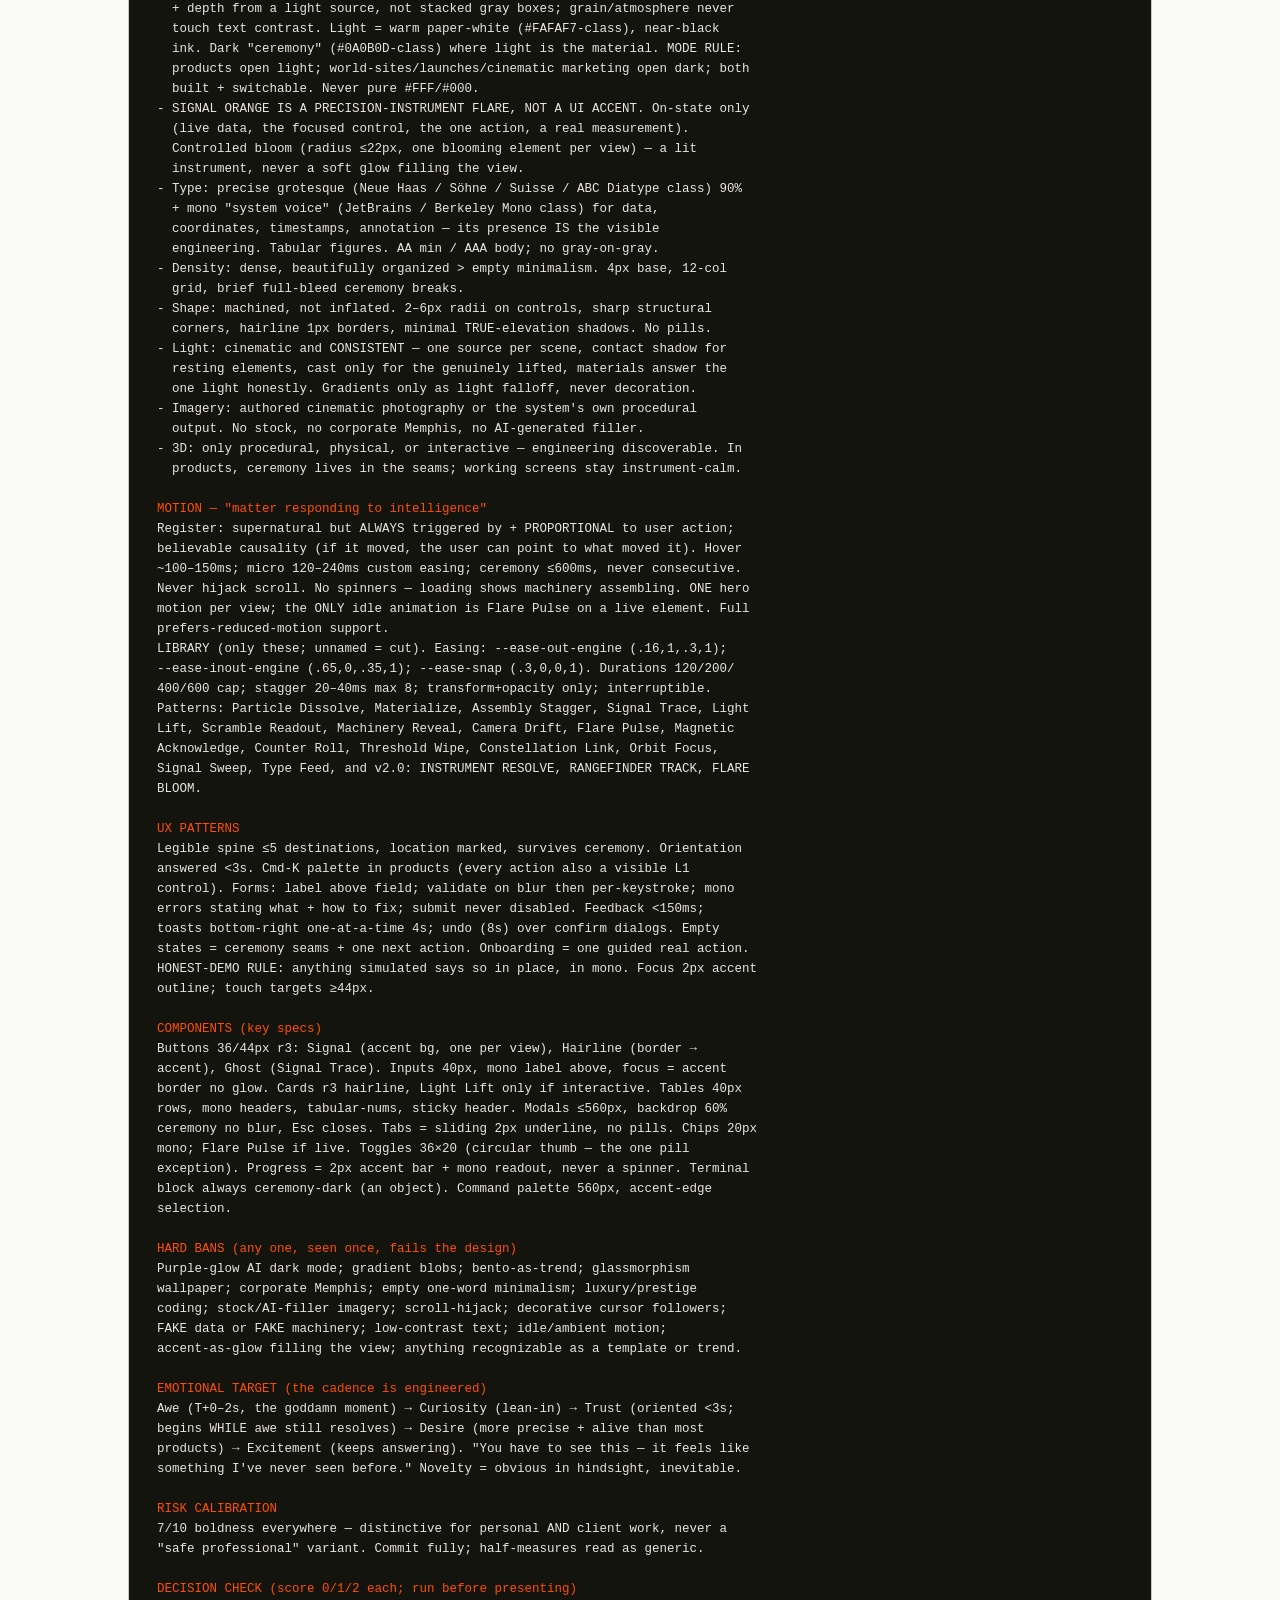
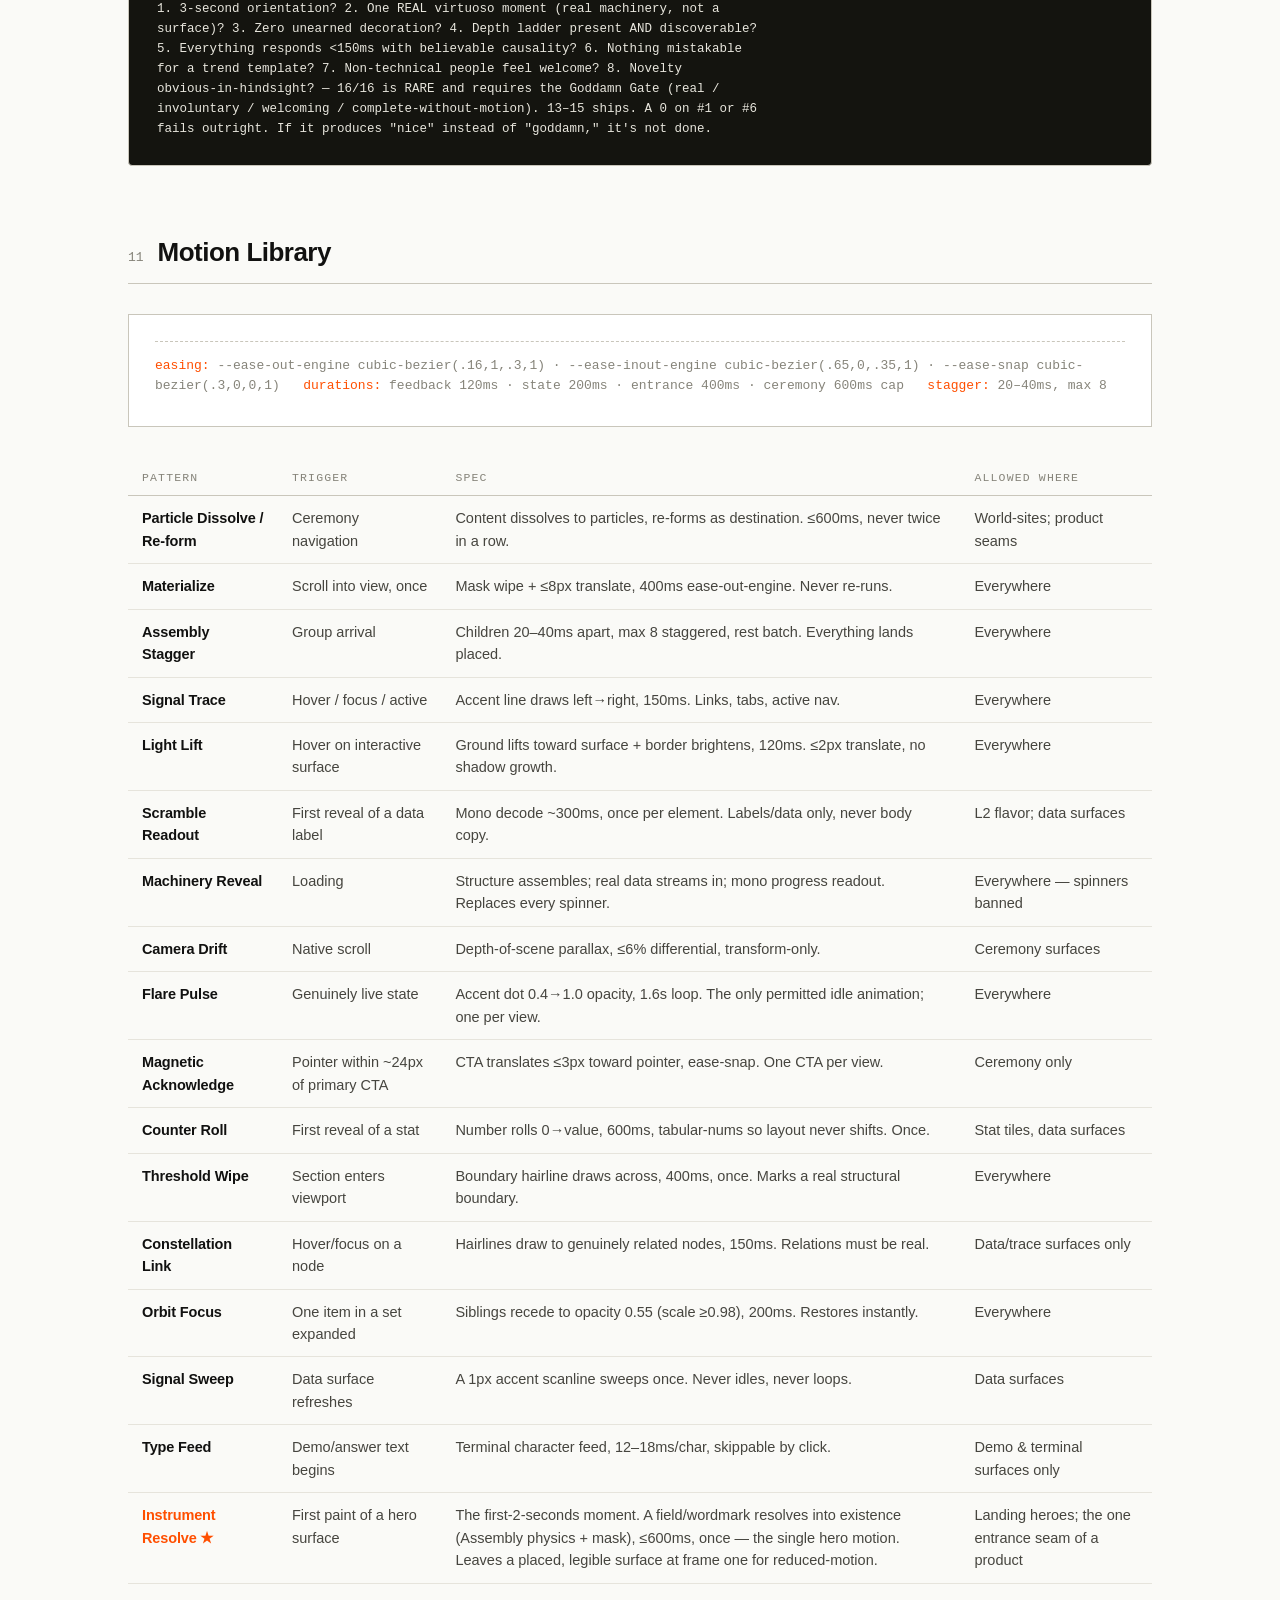
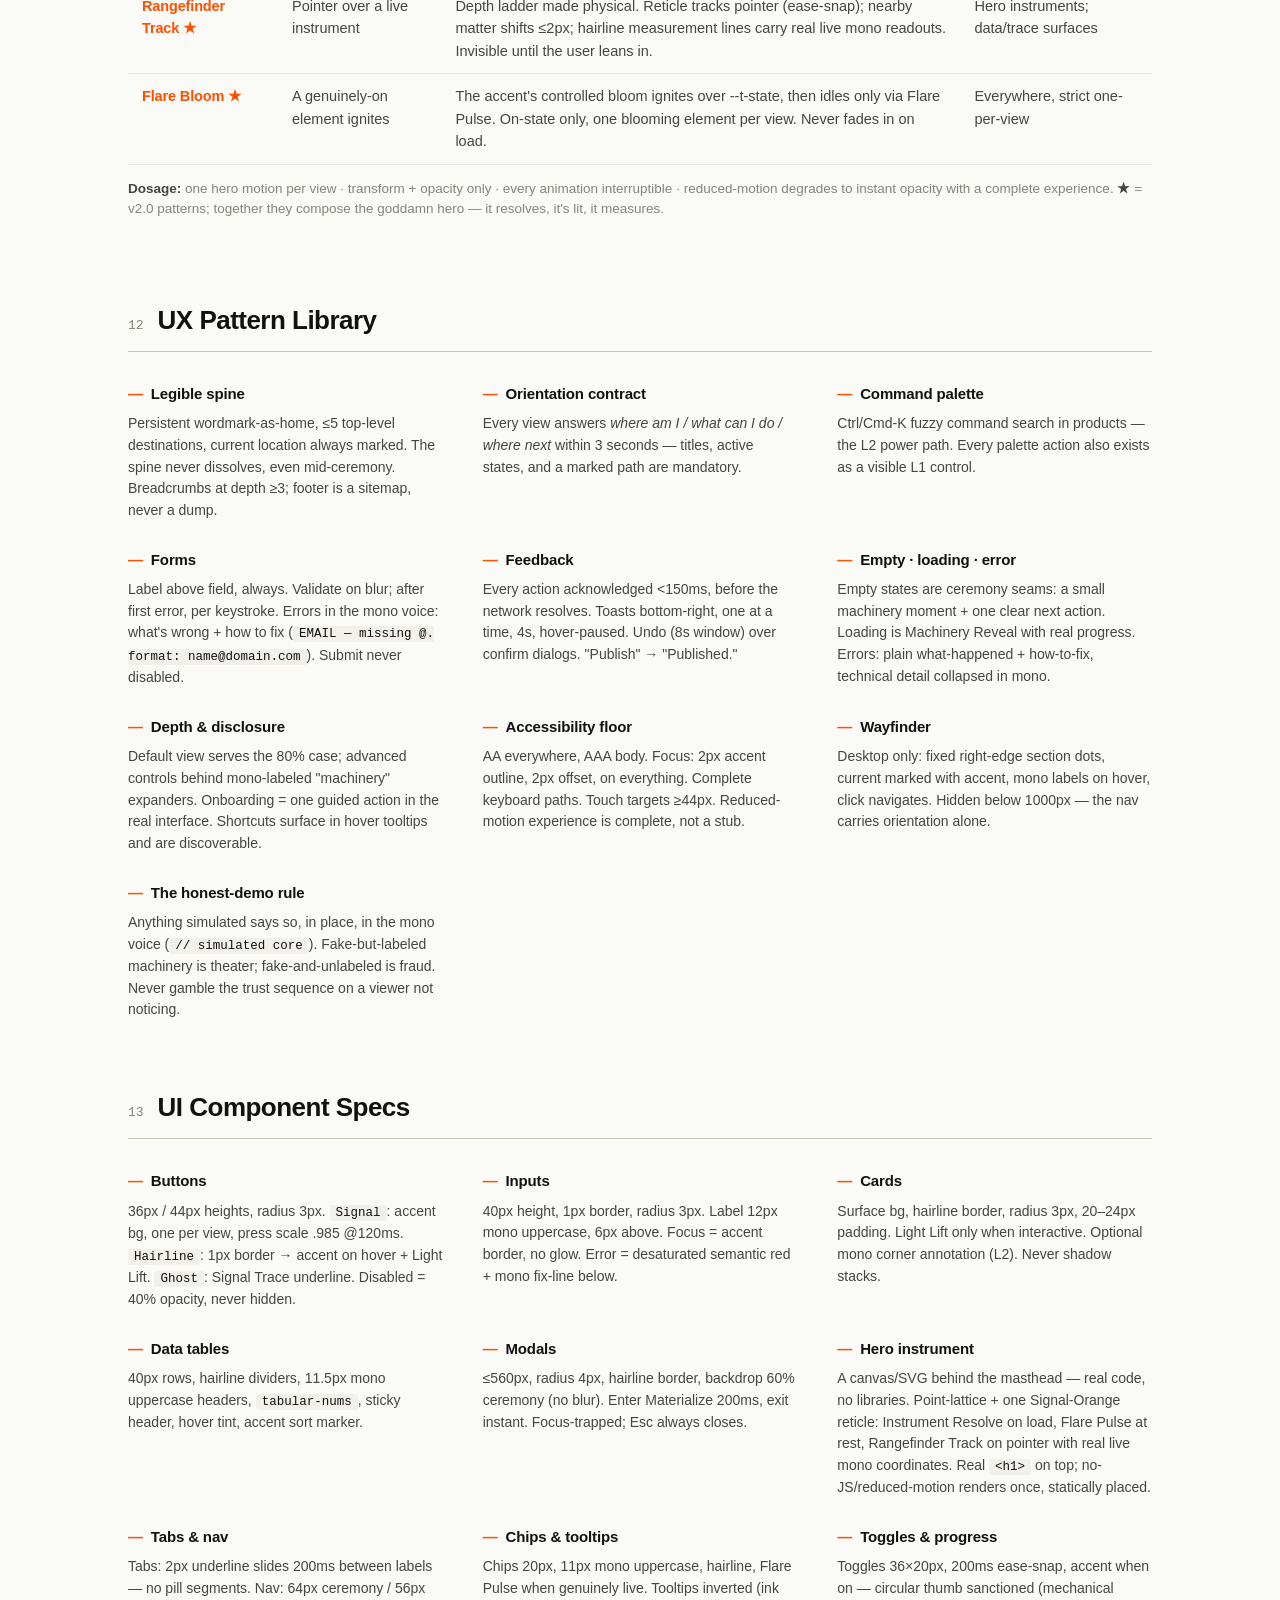
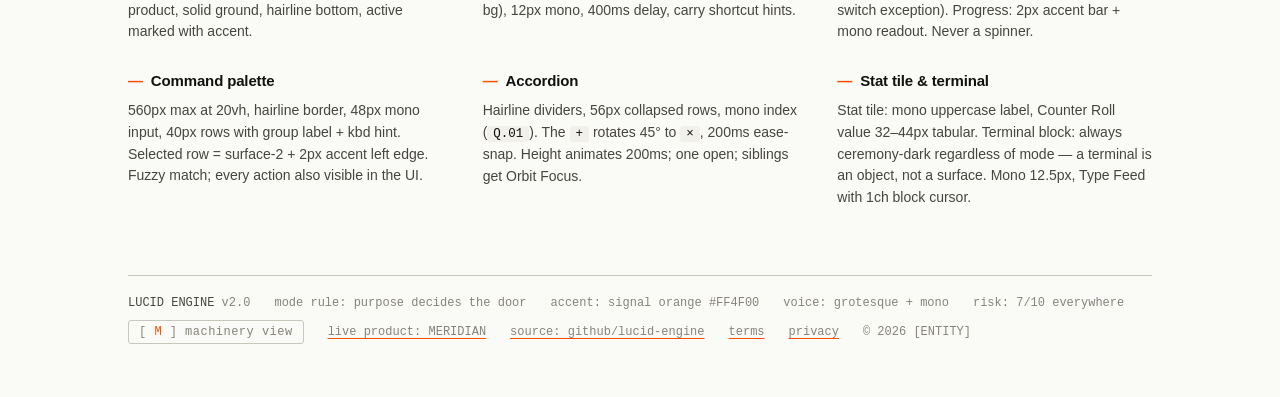
<file: dna.html>
<!doctype html>
<html lang="en" class="no-js">
<head>
<meta charset="utf-8">
<meta name="viewport" content="width=device-width, initial-scale=1">
<link rel="icon" href="favicon.png" type="image/png" sizes="64x64">
<link rel="icon" href="favicon.svg" type="image/svg+xml">
<link rel="apple-touch-icon" href="apple-touch-icon.png">
<title>Lucid Engine — Drew's Design DNA</title>
<meta name="description" content="Lucid Engine v2.0: Drew's personal design DNA system — a page built to demonstrate itself. Identity, visual and motion language, the goddamn standard, and paste-ready AI instructions.">
</head>
<body>
<style>
  :root {
    --paper: #FAFAF7;
    --surface: #FFFFFF;
    --surface-2: #F4F3EE;
    --ink: #111110;
    --ink-2: #46453F;
    --ink-3: #86847A;
    --line: #E6E4DC;
    --line-strong: #C9C6BB;
    --accent: #FF4F00;
    --accent-ink: #FFFFFF;
    --mono-bg: #F1F0EA;
    --code-bg: #14140F;
    --code-ink: #E8E6DD;
    --code-dim: #8A8880;
    /* v2.0 — Signal Orange as a lit instrument, not a UI accent */
    --flare: var(--accent);
    --flare-bloom:    0 0 0 1px rgba(255,79,0,.30), 0 0 12px -2px rgba(255,79,0,.42);
    --flare-bloom-lg: 0 0 0 1px rgba(255,79,0,.36), 0 0 22px -4px rgba(255,79,0,.40);
    /* v2.0 — authored monochrome: light source falloff */
    --atmosphere: radial-gradient(120% 62% at 50% -12%, rgba(17,17,16,.045), transparent 60%);
    --grain-opacity: .030;
    /* motion tokens — the page obeys its own library */
    --ease-out-engine: cubic-bezier(.16,1,.3,1);
    --ease-inout-engine: cubic-bezier(.65,0,.35,1);
    --ease-snap: cubic-bezier(.3,0,0,1);
    --t-feedback: 120ms;
    --t-state: 200ms;
    --t-entrance: 400ms;
    --t-ceremony: 600ms;
  }
  @media (prefers-color-scheme: dark) {
    :root {
      --paper: #0A0B0D;
      --surface: #101216;
      --surface-2: #171A20;
      --ink: #EDECE7;
      --ink-2: #ABAAA2;
      --ink-3: #6E6D67;
      --line: #21232A;
      --line-strong: #363943;
      --accent: #FF5C0A;
      --accent-ink: #0A0B0D;
      --mono-bg: #14161B;
      --code-bg: #0D0F13;
      --code-ink: #D9D8D1;
      --code-dim: #6E6D67;
      --flare-bloom:    0 0 0 1px rgba(255,92,10,.42), 0 0 14px -2px rgba(255,92,10,.55);
      --flare-bloom-lg: 0 0 0 1px rgba(255,92,10,.50), 0 0 24px -4px rgba(255,92,10,.52);
      --atmosphere: radial-gradient(120% 66% at 50% -14%, rgba(255,255,255,.055), transparent 62%);
      --grain-opacity: .050;
    }
  }
  :root[data-theme="dark"] {
    --paper: #0A0B0D; --surface: #101216; --surface-2: #171A20;
    --ink: #EDECE7; --ink-2: #ABAAA2; --ink-3: #6E6D67;
    --line: #21232A; --line-strong: #363943;
    --accent: #FF5C0A; --accent-ink: #0A0B0D;
    --mono-bg: #14161B; --code-bg: #0D0F13; --code-ink: #D9D8D1; --code-dim: #6E6D67;
    --flare-bloom: 0 0 0 1px rgba(255,92,10,.42), 0 0 14px -2px rgba(255,92,10,.55);
    --flare-bloom-lg: 0 0 0 1px rgba(255,92,10,.50), 0 0 24px -4px rgba(255,92,10,.52);
    --atmosphere: radial-gradient(120% 66% at 50% -14%, rgba(255,255,255,.055), transparent 62%);
    --grain-opacity: .050;
  }
  :root[data-theme="light"] {
    --paper: #FAFAF7; --surface: #FFFFFF; --surface-2: #F4F3EE;
    --ink: #111110; --ink-2: #46453F; --ink-3: #86847A;
    --line: #E6E4DC; --line-strong: #C9C6BB;
    --accent: #FF4F00; --accent-ink: #FFFFFF;
    --mono-bg: #F1F0EA; --code-bg: #14140F; --code-ink: #E8E6DD; --code-dim: #8A8880;
    --flare-bloom: 0 0 0 1px rgba(255,79,0,.30), 0 0 12px -2px rgba(255,79,0,.42);
    --flare-bloom-lg: 0 0 0 1px rgba(255,79,0,.36), 0 0 22px -4px rgba(255,79,0,.40);
    --atmosphere: radial-gradient(120% 62% at 50% -12%, rgba(17,17,16,.045), transparent 60%);
    --grain-opacity: .030;
  }

  * { box-sizing: border-box; }
  html { scroll-behavior: smooth; }
  body {
    background: var(--paper);
    color: var(--ink);
    font-family: "Neue Haas Grotesk", "Helvetica Neue", "Segoe UI", -apple-system, Arial, sans-serif;
    line-height: 1.55;
    margin: 0;
    -webkit-font-smoothing: antialiased;
    position: relative;
  }
  .mono {
    font-family: "JetBrains Mono", "Cascadia Code", ui-monospace, Consolas, monospace;
    font-variant-numeric: tabular-nums;
  }
  .wrap { max-width: 1080px; margin: 0 auto; padding: 0 28px; position: relative; z-index: 1; }

  /* ---------- authored-monochrome atmosphere: light source + film grain ---------- */
  .atmosphere {
    position: fixed; inset: 0; pointer-events: none; z-index: 0;
    background: var(--atmosphere);
  }
  .grain {
    position: fixed; inset: 0; pointer-events: none; z-index: 0;
    opacity: var(--grain-opacity);
    background-image: url("data:image/svg+xml,%3Csvg xmlns='http://www.w3.org/2000/svg' width='140' height='140'%3E%3Cfilter id='n'%3E%3CfeTurbulence type='fractalNoise' baseFrequency='0.9' numOctaves='2' stitchTiles='stitch'/%3E%3C/filter%3E%3Crect width='100%25' height='100%25' filter='url(%23n)'/%3E%3C/svg%3E");
    background-size: 140px 140px;
    mix-blend-mode: overlay;
  }
  @media (prefers-color-scheme: dark) { .grain { mix-blend-mode: soft-light; } }
  :root[data-theme="dark"] .grain { mix-blend-mode: soft-light; }

  /* ---------- header + Instrument Zero hero ---------- */
  header { padding: 44px 0 0; }
  #hero {
    position: relative;
    min-height: clamp(300px, 44vh, 480px);
    display: flex; align-items: center;
    margin: 8px 0 6px;
    border-bottom: 1px solid var(--line);
  }
  #hero-canvas {
    position: absolute; inset: 0; width: 100%; height: 100%;
    z-index: 0; pointer-events: none; display: block;
  }
  /* No-JS / baseline: a static CSS lattice so the hero is never empty */
  .no-js #hero::before {
    content: ""; position: absolute; inset: 0; z-index: 0; opacity: .5;
    background-image: radial-gradient(currentColor 1px, transparent 1.4px);
    background-size: 36px 36px; color: var(--line-strong);
  }
  .hero-face { position: relative; z-index: 1; padding: 22px 0; }
  .eyebrow {
    font-family: "JetBrains Mono", ui-monospace, Consolas, monospace;
    font-size: 12px; letter-spacing: .14em; text-transform: uppercase;
    color: var(--ink-3); display: flex; align-items: center; gap: 10px;
  }
  .eyebrow::before {
    content: ""; width: 10px; height: 10px; background: var(--accent);
    display: inline-block; flex: none; box-shadow: var(--flare-bloom);
  }
  h1 {
    font-size: clamp(56px, 10vw, 124px); line-height: .92;
    letter-spacing: -.038em; font-weight: 700; margin: 18px 0 18px;
    text-wrap: balance;
  }
  h1 .wm { display: inline-block; }
  .js:not(.reduce) h1 .wm {
    clip-path: inset(0 0 0 0);
    animation: wmReveal var(--t-ceremony) var(--ease-out-engine) both;
  }
  .js:not(.reduce) h1 .wm.l2 { animation-delay: 90ms; }
  @keyframes wmReveal {
    from { clip-path: inset(0 100% 0 0); opacity: 0; transform: translateY(6px); }
    to   { clip-path: inset(0 0 0 0);    opacity: 1; transform: none; }
  }
  .hero-read {
    font-family: "JetBrains Mono", ui-monospace, Consolas, monospace;
    font-size: 12px; letter-spacing: .04em; color: var(--ink-3);
    display: flex; align-items: center; gap: 10px; min-height: 18px;
  }
  .hero-read .dot {
    width: 7px; height: 7px; border-radius: 50%; background: var(--accent);
    box-shadow: var(--flare-bloom); flex: none;
  }
  .js:not(.reduce) .hero-read .dot { animation: flarePulse 1.6s var(--ease-inout-engine) infinite; }
  @keyframes flarePulse { 0%,100% { opacity: .45; } 50% { opacity: 1; } }
  .hero-read b { color: var(--accent); font-weight: 500; }

  .philosophy {
    font-size: clamp(19px, 2.4vw, 25px); line-height: 1.4; max-width: 44ch;
    color: var(--ink); letter-spacing: -.01em; text-wrap: balance; margin: 30px 0 0;
  }
  .philosophy b { color: var(--accent); font-weight: 700; }
  .metaphor {
    margin: 30px 0 0; padding: 18px 22px; border-left: 2px solid var(--accent);
    font-size: 17px; color: var(--ink-2); max-width: 60ch; background: var(--surface);
  }
  .metaphor strong { color: var(--ink); }

  .laws { display: grid; grid-template-columns: repeat(auto-fit, minmax(240px, 1fr)); gap: 1px;
    background: var(--line); border: 1px solid var(--line); margin-top: 40px; }
  .law { background: var(--surface); padding: 22px 22px 26px; }
  .law .n { font-family: "JetBrains Mono", ui-monospace, Consolas, monospace; font-size: 12px; color: var(--accent); letter-spacing: .1em; }
  .law h3 { margin: 10px 0 8px; font-size: 16px; letter-spacing: -.01em; }
  .law p { margin: 0; font-size: 14px; color: var(--ink-2); }

  /* ---------- sections ---------- */
  section { padding: 66px 0 0; }
  .sec-head { display: flex; align-items: baseline; gap: 14px; padding-bottom: 12px; margin-bottom: 30px; position: relative; }
  .sec-head::after {
    content: ""; position: absolute; left: 0; bottom: 0; height: 1px; width: 100%;
    background: var(--line-strong); transform-origin: left;
  }
  .js:not(.reduce) .reveal .sec-head::after { transform: scaleX(0); transition: transform var(--t-entrance) var(--ease-out-engine) 60ms; }
  .js:not(.reduce) .reveal.in .sec-head::after { transform: scaleX(1); }
  .sec-head .idx { font-family: "JetBrains Mono", ui-monospace, Consolas, monospace; font-size: 13px; color: var(--ink-3); }
  .sec-head h2 { font-size: 26px; margin: 0; letter-spacing: -.02em; cursor: default; }
  .sec-head .anno {
    font-family: "JetBrains Mono", ui-monospace, Consolas, monospace;
    font-size: 11.5px; color: var(--accent); margin-left: auto;
    opacity: 0; transform: translateX(6px); transition: opacity .18s ease, transform .18s ease;
    text-align: right;
  }
  .sec-head:hover .anno, .sec-head:focus-within .anno { opacity: 1; transform: translateX(0); }

  /* Materialize — scroll-once reveal for section bodies */
  .js:not(.reduce) .reveal > *:not(.sec-head) {
    opacity: 0; transform: translateY(8px);
    transition: opacity var(--t-entrance) var(--ease-out-engine), transform var(--t-entrance) var(--ease-out-engine);
  }
  .js:not(.reduce) .reveal.in > *:not(.sec-head) { opacity: 1; transform: none; }

  @media (prefers-reduced-motion: reduce) {
    html { scroll-behavior: auto; }
    .sec-head .anno { transition: none; }
    * { animation: none !important; }
  }

  /* attributes table */
  table { width: 100%; border-collapse: collapse; font-size: 14.5px; }
  th { text-align: left; font-family: "JetBrains Mono", ui-monospace, Consolas, monospace; font-size: 11.5px;
    letter-spacing: .1em; text-transform: uppercase; color: var(--ink-3); font-weight: 500;
    padding: 8px 14px; border-bottom: 1px solid var(--line-strong); }
  td { padding: 11px 14px; border-bottom: 1px solid var(--line); vertical-align: top; }
  td.rank { font-family: "JetBrains Mono", ui-monospace, Consolas, monospace; font-size: 13px; color: var(--ink-3); width: 44px; }
  td.attr { font-weight: 700; width: 150px; letter-spacing: -.01em; }
  td.def { color: var(--ink-2); }
  tr:hover td { background: var(--surface); }
  .table-scroll { overflow-x: auto; }
  .rule-note { font-size: 13.5px; color: var(--ink-3); margin-top: 14px; }
  .rule-note b { color: var(--ink-2); }

  /* emotional sequence */
  .seq { display: grid; grid-template-columns: repeat(auto-fit, minmax(170px, 1fr)); gap: 1px; background: var(--line); border: 1px solid var(--line); }
  .seq .step { background: var(--surface); padding: 20px 18px 24px; position: relative; }
  .seq .step .t { font-family: "JetBrains Mono", ui-monospace, Consolas, monospace; font-size: 11px; color: var(--ink-3); letter-spacing: .12em; }
  .seq .step h3 { margin: 8px 0 6px; font-size: 18px; letter-spacing: -.01em; }
  .seq .step p { margin: 0 0 6px; font-size: 13.5px; color: var(--ink-2); }
  .seq .step .say { font-family: "JetBrains Mono", ui-monospace, monospace; font-size: 11.5px; color: var(--ink-3); }
  .seq .step.awe { outline: 1px solid var(--accent); outline-offset: -1px; }
  .seq .step.awe h3 { color: var(--accent); }
  .seq .step:hover h3 { color: var(--accent); }
  .payoff { margin: 30px 0 0; font-size: clamp(19px, 2.6vw, 26px); letter-spacing: -.015em; max-width: 32ch; line-height: 1.35; text-wrap: balance; }
  .payoff em { font-style: normal; border-bottom: 2px solid var(--accent); }
  .payoff-note { font-size: 14px; color: var(--ink-2); max-width: 64ch; margin-top: 14px; }

  /* swatches */
  .swatches { display: grid; grid-template-columns: repeat(auto-fit, minmax(150px, 1fr)); gap: 14px; margin-bottom: 34px; }
  .sw { border: 1px solid var(--line-strong); border-radius: 3px; overflow: hidden; background: var(--surface); }
  .sw .chip { height: 84px; }
  .sw .chip.flare { position: relative; }
  .sw .chip.flare::after {
    content: ""; position: absolute; left: 50%; top: 50%; width: 12px; height: 12px;
    transform: translate(-50%,-50%); border-radius: 50%; background: var(--accent);
    box-shadow: var(--flare-bloom-lg);
  }
  .sw .meta { padding: 10px 12px 12px; background: var(--surface); }
  .sw .name { font-size: 13px; font-weight: 700; }
  .sw .hex { font-family: "JetBrains Mono", ui-monospace, Consolas, monospace; font-size: 12px; color: var(--ink-3); }
  .sw .use { font-size: 11.5px; color: var(--ink-3); margin-top: 3px; }

  /* spec grid */
  .spec-grid { display: grid; grid-template-columns: repeat(auto-fit, minmax(300px, 1fr)); gap: 26px 40px; }
  .spec h3 { font-size: 15px; margin: 0 0 8px; letter-spacing: -.01em; display: flex; gap: 8px; align-items: baseline; }
  .spec h3::before { content: "—"; color: var(--accent); }
  .spec p, .spec li { font-size: 14px; color: var(--ink-2); margin: 0; }
  .spec ul { margin: 0; padding-left: 18px; display: grid; gap: 5px; }
  .spec .k { font-family: "JetBrains Mono", ui-monospace, Consolas, monospace; font-size: 12.5px; color: var(--ink); background: var(--mono-bg); padding: 1px 6px; border-radius: 3px; }

  /* type specimen */
  .specimen { border: 1px solid var(--line-strong); background: var(--surface); padding: 26px 26px 30px; margin-bottom: 34px; display: grid; gap: 18px; }
  .specimen .display { font-size: clamp(28px, 4.5vw, 44px); font-weight: 700; letter-spacing: -.03em; line-height: 1.05; }
  .specimen .body { font-size: 15.5px; max-width: 62ch; color: var(--ink-2); }
  .specimen .sys { font-family: "JetBrains Mono", ui-monospace, Consolas, monospace; font-size: 13px; color: var(--ink-3); border-top: 1px dashed var(--line-strong); padding-top: 14px; }
  .specimen .sys b { color: var(--accent); font-weight: 500; }

  /* the first two seconds — recipe */
  .recipe { display: grid; grid-template-columns: repeat(auto-fit, minmax(220px, 1fr)); gap: 1px; background: var(--line); border: 1px solid var(--line); margin-bottom: 22px; }
  .recipe .g { background: var(--surface); padding: 20px; }
  .recipe .g .no { font-family: "JetBrains Mono", ui-monospace, monospace; font-size: 12px; color: var(--accent); letter-spacing: .1em; }
  .recipe .g h3 { margin: 8px 0 6px; font-size: 15px; letter-spacing: -.01em; }
  .recipe .g p { margin: 0; font-size: 13.5px; color: var(--ink-2); }
  .compose { display: grid; grid-template-columns: repeat(auto-fit, minmax(240px, 1fr)); gap: 14px; }
  .compose .p { border: 1px solid var(--line-strong); border-radius: 3px; padding: 16px 18px; background: var(--surface); }
  .compose .p .nm { font-family: "JetBrains Mono", ui-monospace, monospace; font-size: 12px; color: var(--accent); letter-spacing: .05em; }
  .compose .p h4 { margin: 6px 0 6px; font-size: 14.5px; letter-spacing: -.01em; }
  .compose .p p { margin: 0; font-size: 13px; color: var(--ink-2); }

  /* tensions */
  .tensions { display: grid; grid-template-columns: repeat(auto-fit, minmax(320px, 1fr)); gap: 1px; background: var(--line); border: 1px solid var(--line); }
  .tension { background: var(--surface); padding: 22px; }
  .tension h3 { margin: 0 0 8px; font-size: 16px; letter-spacing: -.01em; }
  .tension h3 .plus { color: var(--accent); padding: 0 2px; }
  .tension p { margin: 0; font-size: 13.5px; color: var(--ink-2); }
  .tension p b { color: var(--ink); }

  /* bans */
  .bans { display: grid; grid-template-columns: repeat(auto-fit, minmax(260px, 1fr)); gap: 8px 28px; }
  .ban { font-size: 14px; color: var(--ink-2); padding: 7px 0 7px 20px; border-bottom: 1px solid var(--line); position: relative; }
  .ban::before { content: "×"; position: absolute; left: 0; color: var(--accent); font-weight: 700; }
  .meta-ban { margin-top: 30px; font-size: clamp(17px, 2.2vw, 21px); letter-spacing: -.01em; max-width: 46ch; line-height: 1.4; text-wrap: balance; }
  .meta-ban b { color: var(--accent); }

  /* references */
  .refs { display: grid; gap: 14px; }
  .ref { border: 1px solid var(--line-strong); background: var(--surface); padding: 20px 22px; border-radius: 3px; }
  .ref .cat { font-family: "JetBrains Mono", ui-monospace, Consolas, monospace; font-size: 11.5px; letter-spacing: .12em; text-transform: uppercase; color: var(--accent); }
  .ref h3 { margin: 6px 0 4px; font-size: 17px; letter-spacing: -.01em; }
  .ref .who { font-size: 13px; color: var(--ink-3); margin-bottom: 12px; }
  .ref .cols { display: grid; grid-template-columns: repeat(auto-fit, minmax(200px, 1fr)); gap: 12px 22px; font-size: 13.5px; }
  .ref .cols div { color: var(--ink-2); }
  .ref .cols b { display: block; font-family: "JetBrains Mono", ui-monospace, Consolas, monospace; font-size: 10.5px; letter-spacing: .12em; text-transform: uppercase; color: var(--ink-3); font-weight: 500; margin-bottom: 3px; }
  .ref .principle { margin-top: 14px; padding-top: 12px; border-top: 1px dashed var(--line-strong); font-size: 14px; }
  .ref .principle b { color: var(--accent); font-weight: 500; font-family: "JetBrains Mono", ui-monospace, Consolas, monospace; font-size: 10.5px; letter-spacing: .12em; text-transform: uppercase; margin-right: 8px; }

  /* rubric */
  .veto { margin-top: 16px; font-size: 14px; color: var(--ink-2); }
  .veto b { color: var(--accent); }
  .gate { margin-top: 20px; border: 1px solid var(--accent); border-radius: 3px; padding: 18px 20px; background: var(--surface); }
  .gate h3 { margin: 0 0 10px; font-size: 15px; letter-spacing: -.01em; display: flex; align-items: center; gap: 10px; }
  .gate h3 .b { width: 8px; height: 8px; border-radius: 50%; background: var(--accent); box-shadow: var(--flare-bloom); }
  .gate ol { margin: 0; padding-left: 20px; display: grid; gap: 6px; }
  .gate li { font-size: 13.5px; color: var(--ink-2); }
  .gate li b { color: var(--ink); }
  .score-key { display: flex; flex-wrap: wrap; gap: 18px; margin-top: 16px; font-family: "JetBrains Mono", ui-monospace, Consolas, monospace; font-size: 12.5px; color: var(--ink-2); }
  .score-key span b { color: var(--ink); font-weight: 700; }
  .score-key .rare b { color: var(--accent); }

  /* instructions block */
  .code-wrap { position: relative; margin-top: 4px; }
  pre.instructions {
    background: var(--code-bg); color: var(--code-ink); border-radius: 4px;
    padding: 26px 28px; overflow-x: auto; font-family: "JetBrains Mono", "Cascadia Code", ui-monospace, Consolas, monospace;
    font-size: 12.5px; line-height: 1.6; margin: 0; border: 1px solid var(--line-strong);
  }
  pre.instructions .h { color: var(--accent); }
  pre.instructions .d { color: var(--code-dim); }
  .copy-btn {
    position: absolute; top: 14px; right: 14px;
    font-family: "JetBrains Mono", ui-monospace, Consolas, monospace; font-size: 12px;
    background: var(--accent); color: var(--accent-ink); border: none; border-radius: 3px;
    padding: 7px 14px; cursor: pointer; letter-spacing: .06em;
  }
  .copy-btn:hover { filter: brightness(1.08); }
  .copy-btn:focus-visible { outline: 2px solid var(--ink); outline-offset: 2px; }

  footer { padding: 66px 0 60px; }
  .foot-line { border-top: 1px solid var(--line-strong); padding-top: 18px; display: flex; flex-wrap: wrap; gap: 8px 24px;
    font-family: "JetBrains Mono", ui-monospace, Consolas, monospace; font-size: 12px; color: var(--ink-3); align-items: center; }
  .foot-line b { color: var(--ink-2); font-weight: 500; }
  a { color: inherit; text-decoration-color: var(--accent); text-underline-offset: 3px; }
  a:hover { color: var(--accent); }
  .mach-btn {
    font-family: "JetBrains Mono", ui-monospace, monospace; font-size: 12px;
    background: transparent; color: var(--ink-3); border: 1px solid var(--line-strong);
    border-radius: 3px; padding: 4px 10px; cursor: pointer; letter-spacing: .04em;
  }
  .mach-btn:hover { color: var(--accent); border-color: var(--accent); }
  .mach-btn:focus-visible { outline: 2px solid var(--accent); outline-offset: 2px; }
  .mach-btn kbd { color: var(--accent); }

  a:focus-visible, button:focus-visible, .sec-head h2:focus-visible {
    outline: 2px solid var(--accent); outline-offset: 2px;
  }

  /* ---------- L3: the machinery view ---------- */
  #machinery {
    position: fixed; inset: 0; z-index: 40; pointer-events: none;
    opacity: 0; visibility: hidden; transition: opacity var(--t-state) var(--ease-out-engine);
  }
  body.mach #machinery { opacity: 1; visibility: visible; }
  #machinery .cols {
    position: absolute; inset: 0; margin: 0 auto; max-width: 1080px; padding: 0 28px;
    display: grid; grid-template-columns: repeat(12, 1fr); gap: 16px;
  }
  #machinery .cols i { display: block; height: 100%; background: rgba(255,79,0,.05); border-left: 1px solid rgba(255,79,0,.22); border-right: 1px solid rgba(255,79,0,.22); }
  #machinery .base { position: absolute; inset: 0; background-image: repeating-linear-gradient(to bottom, transparent 0, transparent 7px, rgba(127,127,127,.10) 7px, rgba(127,127,127,.10) 8px); }
  #machinery .hud {
    position: fixed; left: 16px; bottom: 16px; z-index: 41;
    font-family: "JetBrains Mono", ui-monospace, monospace; font-size: 11.5px; line-height: 1.7;
    color: var(--ink-2); background: var(--surface); border: 1px solid var(--accent); border-radius: 4px;
    padding: 12px 14px; max-width: 340px; box-shadow: var(--flare-bloom);
  }
  #machinery .hud b { color: var(--accent); font-weight: 500; }
  #machinery .hud .row { display: flex; justify-content: space-between; gap: 20px; }
  @media (max-width: 640px) { #machinery .hud { display: none; } }
  @media (prefers-reduced-motion: reduce) { #machinery { transition: none; } }
</style>

<div class="atmosphere" aria-hidden="true"></div>
<div class="grain" aria-hidden="true"></div>

<div class="wrap">
  <header>
    <div id="hero">
      <canvas id="hero-canvas" aria-hidden="true"></canvas>
      <div class="hero-face">
        <div class="eyebrow">Personal Design DNA · v2.0 · July 2026</div>
        <h1><span class="wm">LUCID</span><br><span class="wm l2">ENGINE</span></h1>
        <div class="hero-read mono" id="heroRead"><span class="dot"></span><span id="heroReadText">INSTRUMENT ZERO · 0.500 / 0.500 · move a pointer to range</span></div>
      </div>
    </div>
    <p class="philosophy">The combination of <b>hospitable clarity</b>, <b>visible engineering</b>, and <b>cinematic depth</b>.</p>
    <div class="metaphor">
      A bright, calm, immediately legible surface built on machinery so precise and so alive that discovering it produces awe. The surface welcomes everyone. The depth rewards obsession.<br><br>
      <strong>"The front door is a museum. The basement is a laboratory."</strong>
    </div>
    <div class="laws">
      <div class="law"><div class="n">LAW 01</div><h3>Clarity is the price of admission</h3><p>Nothing ships that a first-time user can't navigate. Mystery lives in the experience, never in the architecture.</p></div>
      <div class="law"><div class="n">LAW 02</div><h3>Every element must demonstrate thought</h3><p>If a detail doesn't show evidence of engineering or authorship, it's decoration — cut it. Awe comes from "how was a person capable of this?"</p></div>
      <div class="law"><div class="n">LAW 03</div><h3>Depth is a reward, not a requirement</h3><p>Hidden interactions, technical detail, and the machinery itself reveal to whoever leans in. Casual users never pay for what explorers earn.</p></div>
    </div>
  </header>

  <section class="reveal" id="s-goddamn">
    <div class="sec-head"><span class="idx">00</span><h2 tabindex="-1">The Goddamn Standard</h2><span class="anno">// v2.0 · awe in the first 1–2 seconds, or it isn't done</span></div>
    <p class="payoff">The bar for everything below: a first-time visitor stops, leans in, and quietly says <em>"goddamn."</em></p>
    <p class="payoff-note">Not "cool." Not "nice design." Not "impressive." The exact, pre-cognitive reaction of a builder watching real craft — landed before a word is read, and immediately handed off to orientation and welcome. This page is built to the standard it describes: the masthead above is a working instrument. Move a pointer across it; lean in and it measures. With reduced motion or no JavaScript it stays a complete, placed surface — awe is a reward on top, never a dependency. Press <b>M</b> for the machinery view.</p>
  </section>

  <section class="reveal">
    <div class="sec-head"><span class="idx">02</span><h2>Personality Attributes</h2><span class="anno">// priority rule: higher rank wins every conflict</span></div>
    <div class="table-scroll">
    <table>
      <thead><tr><th>Rank</th><th>Attribute</th><th>In practice</th></tr></thead>
      <tbody>
        <tr><td class="rank">01</td><td class="attr">Engineered</td><td class="def">Precision is the aesthetic. Visible mechanism over applied ornament. Leica, not Rolex.</td></tr>
        <tr><td class="rank">02</td><td class="attr">Welcoming</td><td class="def">Immediately comfortable to enter. Intelligence reveals itself over time; it never gatekeeps.</td></tr>
        <tr><td class="rank">03</td><td class="attr">Layered</td><td class="def">Simple enough for everyone, deep enough to reward obsession. Progressive depth is the identity.</td></tr>
        <tr><td class="rank">04</td><td class="attr">Authored</td><td class="def">Every detail placed by a single deciding hand. Wes Anderson-grade compositional intent. No accidents.</td></tr>
        <tr><td class="rank">05</td><td class="attr">Alive</td><td class="def">The interface responds like matter responding to intelligence. Nothing is inert.</td></tr>
        <tr><td class="rank">06</td><td class="attr">Precise</td><td class="def">Hairline alignment, tabular numbers, exact easing. Sloppiness anywhere breaks trust everywhere.</td></tr>
        <tr><td class="rank">07</td><td class="attr">Cinematic</td><td class="def">Light, atmosphere, pacing borrowed from film — Blade Runner 2049 scale, Nolan physicality.</td></tr>
        <tr><td class="rank">08</td><td class="attr">Substantive</td><td class="def">Dense with real information, beautifully organized. Substance over empty minimalism.</td></tr>
        <tr><td class="rank">09</td><td class="attr">Confident</td><td class="def">Knows exactly what it is; never proves it desperately. Quiet confidence, not announcement.</td></tr>
        <tr><td class="rank">10</td><td class="attr">Human</td><td class="def">Beyond-human intelligence, human empathy. Impossibly precise system; considerate experience.</td></tr>
      </tbody>
    </table>
    </div>
  </section>

  <section class="reveal">
    <div class="sec-head"><span class="idx">03</span><h2>Emotional Goal</h2><span class="anno">// the cadence is engineered — trust begins while awe still resolves</span></div>
    <div class="seq">
      <div class="step awe"><div class="t">T+0–2s</div><h3>Awe</h3><p>Involuntary stop-scroll, before a word is read.</p><div class="say say">"goddamn."</div></div>
      <div class="step"><div class="t">T+2–4s</div><h3>Curiosity</h3><p>The lean-in — a detail implies more underneath.</p><div class="say">"…what is this?"</div></div>
      <div class="step"><div class="t">T+3–6s</div><h3>Trust</h3><p>Instant orientation. Begins while awe still resolves.</p><div class="say">"oh — I get it."</div></div>
      <div class="step"><div class="t">T+6–12s</div><h3>Desire</h3><p>More precise and more alive than most products.</p><div class="say">"I want this."</div></div>
      <div class="step"><div class="t">T+12s→∞</div><h3>Excitement</h3><p>It keeps answering, level after level.</p><div class="say">"what else can it do?"</div></div>
    </div>
    <p class="payoff">"You have to see this. It feels like <em>something I've never seen before</em>."</p>
    <p class="payoff-note">Novelty flavor: obvious in hindsight — the feeling of an inevitable invention. Awe flavor: virtuosity — awe at demonstrated human skill, never at scale, budget, or drama. The welcome guarantee: none of this may intimidate. A non-technical visitor feels the same arc — <em>goddamn</em>, then <em>and I immediately know what to do</em>.</p>
  </section>

  <section class="reveal">
    <div class="sec-head"><span class="idx">14</span><h2>The First Two Seconds</h2><span class="anno">// the goddamn recipe — one real moment at first paint</span></div>
    <p class="payoff-note" style="margin-top:0;margin-bottom:22px">Build <b>one</b> real, high-craft moment that stops the scroll before a word is read. It must clear all four gates — or the ceiling for the whole design is 15/16.</p>
    <div class="recipe">
      <div class="g"><div class="no">GATE 01</div><h3>Real</h3><p>Procedural, interactive, or measured machinery — and its realness is inspectable. Never an expensive-looking surface.</p></div>
      <div class="g"><div class="no">GATE 02</div><h3>Involuntary</h3><p>Lands in 1–2s, pre-cognitively. If it must be watched to be appreciated, it's a show, not a moment.</p></div>
      <div class="g"><div class="no">GATE 03</div><h3>Welcoming</h3><p>It invites; it never intimidates. Awe that excludes the non-technical visitor has failed Law 2.</p></div>
      <div class="g"><div class="no">GATE 04</div><h3>Complete without motion</h3><p>Reduced-motion or no-JS still reads as authored and stays fully usable. The moment is a reward on top of a complete surface.</p></div>
    </div>
    <div class="compose">
      <div class="p"><div class="nm">INSTRUMENT RESOLVE</div><h4>It resolves</h4><p>The hero field/wordmark resolves into existence once (≤600ms) — the single hero motion of the view.</p></div>
      <div class="p"><div class="nm">FLARE BLOOM</div><h4>It lights</h4><p>Exactly one genuinely-on element is lit with the accent's controlled bloom. The one point of orange says <em>this is live</em>.</p></div>
      <div class="p"><div class="nm">RANGEFINDER TRACK</div><h4>It measures</h4><p>Lean in and a reticle tracks the pointer, matter shifts ≤2px, and real live coordinates read out in the mono voice.</p></div>
    </div>
    <p class="rule-note"><b>Obvious in hindsight:</b> a system whose identity is "visible, beautiful machinery" opens with a working instrument. The masthead of this page is exactly that construction.</p>
  </section>

  <section class="reveal">
    <div class="sec-head"><span class="idx">04</span><h2>Visual Language</h2><span class="anno">// foundation ≈90% · accent 2–5% · authored monochrome, never default</span></div>
    <div class="swatches">
      <div class="sw"><div class="chip" style="background:#FAFAF7; border-bottom:1px solid #E4E2DB;"></div><div class="meta"><div class="name">Paper</div><div class="hex mono">#FAFAF7</div><div class="use">Light-mode ground — the workday world</div></div></div>
      <div class="sw"><div class="chip" style="background:#111110;"></div><div class="meta"><div class="name">Ink</div><div class="hex mono">#111110</div><div class="use">Text &amp; structure, warm near-black</div></div></div>
      <div class="sw"><div class="chip" style="background:#0A0B0D;"></div><div class="meta"><div class="name">Ceremony</div><div class="hex mono">#0A0B0D</div><div class="use">Dark-mode ground — light becomes the material</div></div></div>
      <div class="sw"><div class="chip flare" style="background:#FF4F00;"></div><div class="meta"><div class="name">Signal Orange</div><div class="hex mono">#FF4F00 · rng #FF4400–#FF7A00</div><div class="use">The instrument flare — on-state only, controlled bloom</div></div></div>
      <div class="sw"><div class="chip" style="background:linear-gradient(180deg,#46453F,#86847A,#C9C6BB);"></div><div class="meta"><div class="name">Warm gray ramp</div><div class="hex mono">warm cast, never hsl(0 0% x)</div><div class="use">Functional neutrals only — color is information</div></div></div>
    </div>

    <div class="specimen">
      <div class="display">Machined, not inflated.</div>
      <div class="body">Primary voice: a precise grotesque (Neue Haas Grotesk, Söhne, Suisse Int'l, ABC Diatype class) doing 90% of the work — UI, headings, body. Tight, confident, true quotes, tabular figures. Big type is allowed when it's doing something, never as a substitute for content.</div>
      <div class="sys mono"><b>system_voice:</b> monospace · JetBrains / Berkeley Mono class · data, coordinates, timestamps, annotations — the machinery speaking. Its presence <b>is</b> the visible engineering. · 47.6062°N 122.3321°W · t=00:00:02.140</div>
    </div>

    <div class="spec-grid">
      <div class="spec"><h3>Authored monochrome</h3><p>The 90% cannot read as <em>default</em>. Warmth in every neutral, a 2–3% film-grain layer (fixed, above ground, below content), and depth from a light source — never stacked gray boxes. Tokens: <span class="k">--grain</span>, <span class="k">--atmosphere</span>. They live under content; they never touch the ink.</p></div>
      <div class="spec"><h3>Signal Orange as a flare</h3><p>Not a UI accent — a flare emitted by a working instrument. On-state only (live data, the focused control, the one action, a real measurement). Controlled bloom (radius ≤22px, one blooming element per view). Tokens: <span class="k">--flare</span>, <span class="k">--flare-bloom</span>. A flare on decoration is a lie.</p></div>
      <div class="spec"><h3>Physical presence</h3><p>Light must behave correctly or the surface reads as a sticker. One source per scene, obeyed everywhere. Contact shadow for resting elements, cast only for the genuinely lifted. Materials answer the one light honestly — glass refracts, metal speculars, paper doesn't.</p></div>
      <div class="spec"><h3>The mode rule</h3><p>Purpose decides the door. Products, tools, dashboards open <span class="k">light</span>. World-sites, launches, cinematic marketing open <span class="k">dark</span>. Both modes always built, always switchable. Darkness is a purpose, never the lazy default.</p></div>
      <div class="spec"><h3>Contrast</h3><p>AA minimum, AAA body text. Atmosphere comes from light and depth, never lowered text contrast — gray-on-gray sophistication is banned.</p></div>
      <div class="spec"><h3>Spacing &amp; grid</h3><p><span class="k">4px</span> base unit, 12-column civic grid, full-bleed ceremony breaks left deliberately and briefly. Density is a feature: dense and beautifully organized beats sparse and empty. Optical alignment beats mathematical.</p></div>
      <div class="spec"><h3>Shape &amp; borders</h3><p>Radii <span class="k">2–6px</span> on controls; sharp structural corners welcome. Hairline 1px borders mark real boundaries. Borders + light over drop shadows. No pill cards.</p></div>
      <div class="spec"><h3>Imagery &amp; 3D</h3><p>Authored cinematic photography or the system's own procedural output — no stock, no AI filler. 3D is the crown jewel: procedural, physical, or interactive, engineering discoverable. In products, ceremony lives in the seams; working screens stay instrument-calm.</p></div>
    </div>
  </section>

  <section class="reveal">
    <div class="sec-head"><span class="idx">05</span><h2>Interaction Language</h2><span class="anno">// motion = matter responding to intelligence · believable causality</span></div>
    <div class="spec-grid">
      <div class="spec"><h3>Register</h3><p>Supernatural — particles, dissolves, materialization, morphs, trails — but always triggered by and <em>proportional</em> to what the user did. If something moved, the user can point to what moved it.</p></div>
      <div class="spec"><h3>Hover</h3><p>Everything interactive acknowledges within <span class="k">100–150ms</span> — a material response (light lift, particle stir, precise underline draw), not a bounce. Hover is where quiet confidence lives.</p></div>
      <div class="spec"><h3>Scroll</h3><p>Native physics never hijacked. Scroll may drive reveals, particle assembly, camera moves — position and speed always belong to the user.</p></div>
      <div class="spec"><h3>Transitions</h3><p>Utility navigation instant (<span class="k">&lt;200ms</span>). Ceremony may dissolve content into particles that re-form as the destination — <span class="k">≤600ms</span>, never twice in a row.</p></div>
      <div class="spec"><h3>Microinteractions</h3><p>The #1 premium signal. One precisely engineered response per control. Custom easing, <span class="k">120–240ms</span> in-product. No default ease-in-out.</p></div>
      <div class="spec"><h3>Loading &amp; idle</h3><p>Never spinners — loading shows the machinery assembling. The one permitted idle animation is Flare Pulse, on a genuinely-live element (the reticle above). Nothing else animates when nothing happened.</p></div>
      <div class="spec"><h3>The Depth Ladder</h3><ul>
        <li><b>L1 — everyone:</b> flawless clarity; carries the goddamn and the orientation. Complete on its own.</li>
        <li><b>L2 — the curious:</b> machinery made legible — hover detail, shortcuts, mono annotations, live measurements. Discoverable without a manual.</li>
        <li><b>L3 — the obsessed:</b> machinery made inspectable — the <b>M</b> machinery view, the console signature, how it was built.</li>
      </ul></div>
      <div class="spec"><h3>The budget</h3><p>One hero motion per view — if two things demand attention at once, one of them is wrong. Full <span class="k">prefers-reduced-motion</span> support; the design is never dependent on motion.</p></div>
    </div>
  </section>

  <section class="reveal">
    <div class="sec-head"><span class="idx">06</span><h2>Design Tensions</h2><span class="anno">// not compromises — the identity itself</span></div>
    <div class="tensions">
      <div class="tension"><h3>Warmth <span class="plus">+</span> Virtuosity</h3><p>The trade nobody makes. <b>Rule:</b> welcome first, awe seconds later. Never intimidate at the door.</p></div>
      <div class="tension"><h3>Density <span class="plus">+</span> Calm</h3><p>Cyberpunk's information, Overwatch's readability. <b>Rule:</b> any screen may hold a lot, but must answer where-am-I / what-can-I-do / where-next in under 3 seconds.</p></div>
      <div class="tension"><h3>Supernatural motion <span class="plus">+</span> Physical response</h3><p><b>Rule:</b> impossible behavior, believable causality.</p></div>
      <div class="tension"><h3>Light world <span class="plus">+</span> Dark ceremony</h3><p><b>Rule:</b> purpose decides the door — tools open light, spectacles open dark, both always exist.</p></div>
      <div class="tension"><h3>Beyond-human system <span class="plus">+</span> Human empathy</h3><p><b>Rule:</b> the system may feel more advanced than a human could build; the experience must feel like a human anticipated you.</p></div>
      <div class="tension"><h3>Mystery <span class="plus">+</span> Clarity</h3><p><b>Rule:</b> users may wonder how it works; they must never wonder how to use it.</p></div>
    </div>
  </section>

  <section class="reveal">
    <div class="sec-head"><span class="idx">07</span><h2>Hard Bans</h2><span class="anno">// counterfeit virtuosity, all of it</span></div>
    <div class="bans">
      <div class="ban">Dark-mode-with-purple-glow "AI aesthetic"</div>
      <div class="ban">Gradient blobs; decorative gradients of any kind</div>
      <div class="ban">Accent-as-glow filling the view; ambient bloom</div>
      <div class="ban">Gold / luxury-status coding; "this is expensive" messaging</div>
      <div class="ban">Low-contrast gray-on-gray posing as sophistication</div>
      <div class="ban">Bento grids as trend rather than demanded by content</div>
      <div class="ban">Glassmorphism as wallpaper</div>
      <div class="ban">Oceans of rounded cards; pill-shaped everything</div>
      <div class="ban">Empty minimalism: one enormous word + whitespace</div>
      <div class="ban">Unclear navigation; experiences with no obvious direction</div>
      <div class="ban">Spectacle that costs usability — and careless function too</div>
      <div class="ban">High-fashion serifs as primary voice; novelty display fonts on duty</div>
      <div class="ban">Corporate Memphis illustration</div>
      <div class="ban">Stock photography; AI-generated sameness of any kind</div>
      <div class="ban">Scroll-hijacking; autoplaying ambience; cursor followers</div>
      <div class="ban">Bouncy cute easing on serious surfaces</div>
      <div class="ban">Idle / ambient motion; any animation that runs when nothing happened</div>
      <div class="ban">Fake data or fake machinery; fake friendliness; exclamation-point copy</div>
    </div>
    <p class="meta-ban">Don't decorate the interface to make it look designed. <b>Design the system so beautifully that the design is inseparable from its function.</b></p>
  </section>

  <section class="reveal">
    <div class="sec-head"><span class="idx">08</span><h2>Reference Library</h2><span class="anno">// study the principle, never the costume</span></div>
    <div class="refs">
      <div class="ref">
        <div class="cat">Category A</div><h3>Engineering as Spectacle</h3>
        <div class="who"><a href="https://www.awwwards.com/sites/igloo-inc">Igloo Inc</a> (Awwwards SOTY 2024, by Abeto) · <a href="https://lusion.co">Lusion</a></div>
        <div class="cols">
          <div><b>Study</b>Technology itself as the aesthetic; procedural systems built to scale; real-time iteration culture.</div>
          <div><b>Borrow</b>Particle/volume systems as identity; the "how the hell did they build this" reaction.</div>
          <div><b>Don't copy</b>All-WebGL UI (usability cost); dark-void-as-default.</div>
        </div>
        <div class="principle"><b>Principle</b>The machinery can be the beauty — if it's real machinery.</div>
      </div>
      <div class="ref">
        <div class="cat">Category B</div><h3>Cinematic Personal Worlds</h3>
        <div class="who"><a href="https://www.awwwards.com/sites/lando-norris">Lando Norris</a> (Awwwards SOTY 2025, by OFF+BRAND — WebGL + Rive hybrid)</div>
        <div class="cols">
          <div><b>Study</b>Conventional navigation coexisting with immersive hero moments; hybrid stacks — spectacle where it counts, HTML where it doesn't.</div>
          <div><b>Borrow</b>The structure: legible spine, cinematic organs; one loud accent doing brand-scale work.</div>
          <div><b>Don't copy</b>Celebrity loudness; sports-energy pacing.</div>
        </div>
        <div class="principle"><b>Principle</b>Immersion and orientation are not enemies when the spine stays conventional.</div>
      </div>
      <div class="ref">
        <div class="cat">Category C</div><h3>Committed Playfulness</h3>
        <div class="who"><a href="https://www.awwwards.com/sites/dont-board-me">Don't Board Me</a> — two colors, bounce-the-ball entry gate</div>
        <div class="cols">
          <div><b>Study</b>Total commitment to one idea; interaction as a front door; a 2-color system carrying a whole brand.</div>
          <div><b>Borrow</b>The earned entry — a tiny interaction that makes users complicit before content starts.</div>
          <div><b>Don't copy</b>The cartoon register, the toy tone.</div>
        </div>
        <div class="principle"><b>Principle</b>Commitment is the style. Half-measures read as generic.</div>
      </div>
      <div class="ref">
        <div class="cat">Category D</div><h3>Instrument Interfaces</h3>
        <div class="who">Nothing OS · Teenage Engineering · Leica product pages · Pip-Boy / in-world device UIs</div>
        <div class="cols">
          <div><b>Study</b>Hardware honesty; dot-matrix/mono voices; controls that feel like physical mechanisms.</div>
          <div><b>Borrow</b>The mono system voice; interfaces that feel like real devices existing in a world.</div>
          <div><b>Don't copy</b>Retro-gadget nostalgia as costume; lo-fi for its own sake.</div>
        </div>
        <div class="principle"><b>Principle</b>An interface can be an object with a physics of its own.</div>
      </div>
      <div class="ref">
        <div class="cat">Category E</div><h3>Dense Information, Calm Surface</h3>
        <div class="who">Cyberpunk 2077 UI · Overwatch readability · Linear-grade product craft · terminal aesthetics reinterpreted</div>
        <div class="cols">
          <div><b>Study</b>Hierarchy under pressure; how density becomes atmosphere instead of noise.</div>
          <div><b>Borrow</b>Tabular precision, mono data voices, color-as-state; a lot beneath the surface, intelligently organized.</div>
          <div><b>Don't copy</b>Sci-fi HUD clutter; fake graphs and meaningless readouts — the machinery must be real.</div>
        </div>
        <div class="principle"><b>Principle</b>Density is premium when organization is visible.</div>
      </div>
    </div>
  </section>

  <section class="reveal">
    <div class="sec-head"><span class="idx">09</span><h2>Decision Framework</h2><span class="anno">// the question: does this feel like me?</span></div>
    <div class="table-scroll">
    <table>
      <thead><tr><th>#</th><th>Test</th><th>Scores 0</th><th>Scores 2</th></tr></thead>
      <tbody>
        <tr><td class="rank">1</td><td class="attr">3-Second Test</td><td class="def">First-timer is lost</td><td class="def">Instantly knows where they are and what to do</td></tr>
        <tr><td class="rank">2</td><td class="attr">Virtuosity Test</td><td class="def">No "how did they do that?" moment</td><td class="def">At least one — real machinery, inspectably real, not a surface</td></tr>
        <tr><td class="rank">3</td><td class="attr">Decoration Audit</td><td class="def">Ornamental filler present</td><td class="def">Every element demonstrates thought or carries information</td></tr>
        <tr><td class="rank">4</td><td class="attr">Depth Ladder</td><td class="def">One flat layer</td><td class="def">Three working levels — and the curious can find them</td></tr>
        <tr><td class="rank">5</td><td class="attr">Response Test</td><td class="def">Inert or laggy</td><td class="def">Matter responding to intelligence, with believable causality</td></tr>
        <tr><td class="rank">6</td><td class="attr">Costume Check</td><td class="def">Mistakable for a trend template</td><td class="def">Unmistakably authored</td></tr>
        <tr><td class="rank">7</td><td class="attr">Warmth Check</td><td class="def">Intimidating or cold</td><td class="def">A non-technical person feels welcome</td></tr>
        <tr><td class="rank">8</td><td class="attr">Hindsight Test</td><td class="def">Weird for its own sake</td><td class="def">Novel, yet obvious in hindsight — inevitable</td></tr>
      </tbody>
    </table>
    </div>
    <div class="score-key"><span class="rare"><b>16/16</b> goddamn — rare, gated</span><span><b>13–15</b> ship it</span><span><b>10–12</b> fix the lowest scores</span><span><b>≤9</b> not Lucid Engine — restart from the system</span></div>
    <p class="veto"><b>Veto rule:</b> a 0 on Test 1 (clarity) or Test 6 (costume) fails the design regardless of total.</p>
    <div class="gate">
      <h3><span class="b"></span>The Goddamn Gate — the v2.0 qualifier for a 16</h3>
      <p style="margin:0 0 10px;font-size:13.5px;color:var(--ink-2)">A design may score 16 only if its first-two-seconds moment satisfies all four. Fail any one and the ceiling is 15 — no matter how correct everything else is.</p>
      <ol>
        <li><b>Real</b> — actual machinery, inspectably real, not an expensive-looking surface.</li>
        <li><b>Involuntary</b> — lands before a word is read; a stop-scroll, not a slow burn.</li>
        <li><b>Welcoming</b> — a non-technical person feels invited, never excluded.</li>
        <li><b>Complete without motion</b> — reduced-motion / no-JS still reads as authored and fully usable.</li>
      </ol>
    </div>
  </section>

  <section class="reveal">
    <div class="sec-head"><span class="idx">10</span><h2>AI Instructions</h2><span class="anno">// paste into any future project · leads with the bar</span></div>
    <div class="code-wrap">
      <button class="copy-btn" id="copyBtn" type="button">COPY</button>
      <pre class="instructions" id="instructionsBlock">
<span class="h">YOU ARE DESIGNING FOR DREW — DESIGN DNA: "LUCID ENGINE" v2.0</span>

Two-layer system: a calm, bright, immediately legible surface over dense,
virtuosic, visibly engineered depth. "The front door is a museum. The basement
is a laboratory." Applies to everything: sites, dashboards, apps, SaaS, AI
interfaces, marketing, internal tools, brand systems.

<span class="h">THE BAR (this is the whole job)</span>
A first-time visitor, in the first 1–2 SECONDS and before reading a word, must
feel an involuntary "GODDAMN." Not "cool." Not "nice." Not "impressive." The
exact pre-cognitive reaction of a builder watching real craft. Then — within
three seconds — that same person must feel completely oriented and completely
welcome. If your design produces "clean" or "slick" instead of "goddamn," it is
not done. Aim every decision at that reaction; everything below is how.

<span class="h">CORE LAWS</span>
1. Clarity is the price of admission. First-timers know where they are, what
   they can do, where to go within 3s. Mystery lives in the experience, never
   the architecture.
2. Every element demonstrates thought. Awe = "how did a PERSON build this?" —
   virtuosity, never expensive-looking surfaces, never scale/budget/drama.
3. Progressive, discoverable depth. L1 = flawless clarity for everyone (carries
   the goddamn + the orientation; complete on its own). L2 = machinery made
   legible (hover detail, shortcuts, mono annotations, live measurements). L3 =
   machinery made inspectable (a "machinery view", console signature). Casual
   users never pay for what explorers earn; explorers must be able to FIND it.

<span class="h">THE FIRST TWO SECONDS (put one goddamn moment on every hero surface)</span>
Build ONE real, high-craft moment at first paint. Four gates, all required:
REAL (procedural/interactive/measured machinery, inspectably real — not a
surface) · INVOLUNTARY (lands pre-cognitively; a stop-scroll) · WELCOMING (a
non-technical person feels invited) · COMPLETE WITHOUT MOTION (reduced-motion /
no-JS still authored + usable). Canonical recipe — compose three patterns:
INSTRUMENT RESOLVE (hero resolves into existence once, ≤600ms, the one hero
motion) + FLARE BLOOM (one genuinely-on element lit with the accent's
controlled bloom) + RANGEFINDER TRACK (lean in and it measures — reticle tracks
the pointer, real live coordinates in the mono voice). Obvious in hindsight: a
system about instruments opens WITH an instrument. One hero motion per view.

<span class="h">VISUAL SYSTEM</span>
- Color: monochrome foundation (~90%) + Signal Orange (#FF4F00 light / #FF5C0A
  dark; range #FF4400–#FF7A00) at 2–5%. AUTHORED MONOCHROME: warm (never
  hsl(0 0% x)) gray ramp + 2–3% film grain (fixed, above ground/below content)
  + depth from a light source, not stacked gray boxes; grain/atmosphere never
  touch text contrast. Light = warm paper-white (#FAFAF7-class), near-black
  ink. Dark "ceremony" (#0A0B0D-class) where light is the material. MODE RULE:
  products open light; world-sites/launches/cinematic marketing open dark; both
  built + switchable. Never pure #FFF/#000.
- SIGNAL ORANGE IS A PRECISION-INSTRUMENT FLARE, NOT A UI ACCENT. On-state only
  (live data, the focused control, the one action, a real measurement).
  Controlled bloom (radius ≤22px, one blooming element per view) — a lit
  instrument, never a soft glow filling the view.
- Type: precise grotesque (Neue Haas / Söhne / Suisse / ABC Diatype class) 90%
  + mono "system voice" (JetBrains / Berkeley Mono class) for data,
  coordinates, timestamps, annotation — its presence IS the visible
  engineering. Tabular figures. AA min / AAA body; no gray-on-gray.
- Density: dense, beautifully organized > empty minimalism. 4px base, 12-col
  grid, brief full-bleed ceremony breaks.
- Shape: machined, not inflated. 2–6px radii on controls, sharp structural
  corners, hairline 1px borders, minimal TRUE-elevation shadows. No pills.
- Light: cinematic and CONSISTENT — one source per scene, contact shadow for
  resting elements, cast only for the genuinely lifted, materials answer the
  one light honestly. Gradients only as light falloff, never decoration.
- Imagery: authored cinematic photography or the system's own procedural
  output. No stock, no corporate Memphis, no AI-generated filler.
- 3D: only procedural, physical, or interactive — engineering discoverable. In
  products, ceremony lives in the seams; working screens stay instrument-calm.

<span class="h">MOTION — "matter responding to intelligence"</span>
Register: supernatural but ALWAYS triggered by + PROPORTIONAL to user action;
believable causality (if it moved, the user can point to what moved it). Hover
~100–150ms; micro 120–240ms custom easing; ceremony ≤600ms, never consecutive.
Never hijack scroll. No spinners — loading shows machinery assembling. ONE hero
motion per view; the ONLY idle animation is Flare Pulse on a live element. Full
prefers-reduced-motion support.
LIBRARY (only these; unnamed = cut). Easing: --ease-out-engine (.16,1,.3,1);
--ease-inout-engine (.65,0,.35,1); --ease-snap (.3,0,0,1). Durations 120/200/
400/600 cap; stagger 20–40ms max 8; transform+opacity only; interruptible.
Patterns: Particle Dissolve, Materialize, Assembly Stagger, Signal Trace, Light
Lift, Scramble Readout, Machinery Reveal, Camera Drift, Flare Pulse, Magnetic
Acknowledge, Counter Roll, Threshold Wipe, Constellation Link, Orbit Focus,
Signal Sweep, Type Feed, and v2.0: INSTRUMENT RESOLVE, RANGEFINDER TRACK, FLARE
BLOOM.

<span class="h">UX PATTERNS</span>
Legible spine ≤5 destinations, location marked, survives ceremony. Orientation
answered &lt;3s. Cmd-K palette in products (every action also a visible L1
control). Forms: label above field; validate on blur then per-keystroke; mono
errors stating what + how to fix; submit never disabled. Feedback &lt;150ms;
toasts bottom-right one-at-a-time 4s; undo (8s) over confirm dialogs. Empty
states = ceremony seams + one next action. Onboarding = one guided real action.
HONEST-DEMO RULE: anything simulated says so in place, in mono. Focus 2px accent
outline; touch targets ≥44px.

<span class="h">COMPONENTS (key specs)</span>
Buttons 36/44px r3: Signal (accent bg, one per view), Hairline (border →
accent), Ghost (Signal Trace). Inputs 40px, mono label above, focus = accent
border no glow. Cards r3 hairline, Light Lift only if interactive. Tables 40px
rows, mono headers, tabular-nums, sticky header. Modals ≤560px, backdrop 60%
ceremony no blur, Esc closes. Tabs = sliding 2px underline, no pills. Chips 20px
mono; Flare Pulse if live. Toggles 36×20 (circular thumb — the one pill
exception). Progress = 2px accent bar + mono readout, never a spinner. Terminal
block always ceremony-dark (an object). Command palette 560px, accent-edge
selection.

<span class="h">HARD BANS (any one, seen once, fails the design)</span>
Purple-glow AI dark mode; gradient blobs; bento-as-trend; glassmorphism
wallpaper; corporate Memphis; empty one-word minimalism; luxury/prestige
coding; stock/AI-filler imagery; scroll-hijack; decorative cursor followers;
FAKE data or FAKE machinery; low-contrast text; idle/ambient motion;
accent-as-glow filling the view; anything recognizable as a template or trend.

<span class="h">EMOTIONAL TARGET (the cadence is engineered)</span>
Awe (T+0–2s, the goddamn moment) → Curiosity (lean-in) → Trust (oriented &lt;3s;
begins WHILE awe still resolves) → Desire (more precise + alive than most
products) → Excitement (keeps answering). "You have to see this — it feels like
something I've never seen before." Novelty = obvious in hindsight, inevitable.

<span class="h">RISK CALIBRATION</span>
7/10 boldness everywhere — distinctive for personal AND client work, never a
"safe professional" variant. Commit fully; half-measures read as generic.

<span class="h">DECISION CHECK (score 0/1/2 each; run before presenting)</span>
1. 3-second orientation? 2. One REAL virtuoso moment (real machinery, not a
surface)? 3. Zero unearned decoration? 4. Depth ladder present AND discoverable?
5. Everything responds &lt;150ms with believable causality? 6. Nothing mistakable
for a trend template? 7. Non-technical people feel welcome? 8. Novelty
obvious-in-hindsight? — 16/16 is RARE and requires the Goddamn Gate (real /
involuntary / welcoming / complete-without-motion). 13–15 ships. A 0 on #1 or #6
fails outright. If it produces "nice" instead of "goddamn," it's not done.</pre>
    </div>
  </section>

  <section class="reveal">
    <div class="sec-head"><span class="idx">11</span><h2>Motion Library</h2><span class="anno">// unnamed animation = decoration = cut</span></div>
    <div class="specimen">
      <div class="sys mono"><b>easing:</b> --ease-out-engine cubic-bezier(.16,1,.3,1) · --ease-inout-engine cubic-bezier(.65,0,.35,1) · --ease-snap cubic-bezier(.3,0,0,1) &nbsp;&nbsp;<b>durations:</b> feedback 120ms · state 200ms · entrance 400ms · ceremony 600ms cap &nbsp;&nbsp;<b>stagger:</b> 20–40ms, max 8</div>
    </div>
    <div class="table-scroll">
    <table>
      <thead><tr><th>Pattern</th><th>Trigger</th><th>Spec</th><th>Allowed where</th></tr></thead>
      <tbody>
        <tr><td class="attr">Particle Dissolve / Re-form</td><td class="def">Ceremony navigation</td><td class="def">Content dissolves to particles, re-forms as destination. ≤600ms, never twice in a row.</td><td class="def">World-sites; product seams</td></tr>
        <tr><td class="attr">Materialize</td><td class="def">Scroll into view, once</td><td class="def">Mask wipe + ≤8px translate, 400ms ease-out-engine. Never re-runs.</td><td class="def">Everywhere</td></tr>
        <tr><td class="attr">Assembly Stagger</td><td class="def">Group arrival</td><td class="def">Children 20–40ms apart, max 8 staggered, rest batch. Everything lands placed.</td><td class="def">Everywhere</td></tr>
        <tr><td class="attr">Signal Trace</td><td class="def">Hover / focus / active</td><td class="def">Accent line draws left→right, 150ms. Links, tabs, active nav.</td><td class="def">Everywhere</td></tr>
        <tr><td class="attr">Light Lift</td><td class="def">Hover on interactive surface</td><td class="def">Ground lifts toward surface + border brightens, 120ms. ≤2px translate, no shadow growth.</td><td class="def">Everywhere</td></tr>
        <tr><td class="attr">Scramble Readout</td><td class="def">First reveal of a data label</td><td class="def">Mono decode ~300ms, once per element. Labels/data only, never body copy.</td><td class="def">L2 flavor; data surfaces</td></tr>
        <tr><td class="attr">Machinery Reveal</td><td class="def">Loading</td><td class="def">Structure assembles; real data streams in; mono progress readout. Replaces every spinner.</td><td class="def">Everywhere — spinners banned</td></tr>
        <tr><td class="attr">Camera Drift</td><td class="def">Native scroll</td><td class="def">Depth-of-scene parallax, ≤6% differential, transform-only.</td><td class="def">Ceremony surfaces</td></tr>
        <tr><td class="attr">Flare Pulse</td><td class="def">Genuinely live state</td><td class="def">Accent dot 0.4→1.0 opacity, 1.6s loop. The only permitted idle animation; one per view.</td><td class="def">Everywhere</td></tr>
        <tr><td class="attr">Magnetic Acknowledge</td><td class="def">Pointer within ~24px of primary CTA</td><td class="def">CTA translates ≤3px toward pointer, ease-snap. One CTA per view.</td><td class="def">Ceremony only</td></tr>
        <tr><td class="attr">Counter Roll</td><td class="def">First reveal of a stat</td><td class="def">Number rolls 0→value, 600ms, tabular-nums so layout never shifts. Once.</td><td class="def">Stat tiles, data surfaces</td></tr>
        <tr><td class="attr">Threshold Wipe</td><td class="def">Section enters viewport</td><td class="def">Boundary hairline draws across, 400ms, once. Marks a real structural boundary.</td><td class="def">Everywhere</td></tr>
        <tr><td class="attr">Constellation Link</td><td class="def">Hover/focus on a node</td><td class="def">Hairlines draw to genuinely related nodes, 150ms. Relations must be real.</td><td class="def">Data/trace surfaces only</td></tr>
        <tr><td class="attr">Orbit Focus</td><td class="def">One item in a set expanded</td><td class="def">Siblings recede to opacity 0.55 (scale ≥0.98), 200ms. Restores instantly.</td><td class="def">Everywhere</td></tr>
        <tr><td class="attr">Signal Sweep</td><td class="def">Data surface refreshes</td><td class="def">A 1px accent scanline sweeps once. Never idles, never loops.</td><td class="def">Data surfaces</td></tr>
        <tr><td class="attr">Type Feed</td><td class="def">Demo/answer text begins</td><td class="def">Terminal character feed, 12–18ms/char, skippable by click.</td><td class="def">Demo &amp; terminal surfaces only</td></tr>
        <tr><td class="attr" style="color:var(--accent)">Instrument Resolve ★</td><td class="def">First paint of a hero surface</td><td class="def">The first-2-seconds moment. A field/wordmark resolves into existence (Assembly physics + mask), ≤600ms, once — the single hero motion. Leaves a placed, legible surface at frame one for reduced-motion.</td><td class="def">Landing heroes; the one entrance seam of a product</td></tr>
        <tr><td class="attr" style="color:var(--accent)">Rangefinder Track ★</td><td class="def">Pointer over a live instrument</td><td class="def">Depth ladder made physical. Reticle tracks pointer (ease-snap); nearby matter shifts ≤2px; hairline measurement lines carry real live mono readouts. Invisible until the user leans in.</td><td class="def">Hero instruments; data/trace surfaces</td></tr>
        <tr><td class="attr" style="color:var(--accent)">Flare Bloom ★</td><td class="def">A genuinely-on element ignites</td><td class="def">The accent's controlled bloom ignites over --t-state, then idles only via Flare Pulse. On-state only, one blooming element per view. Never fades in on load.</td><td class="def">Everywhere, strict one-per-view</td></tr>
      </tbody>
    </table>
    </div>
    <p class="rule-note"><b>Dosage:</b> one hero motion per view · transform + opacity only · every animation interruptible · reduced-motion degrades to instant opacity with a complete experience. <b>★</b> = v2.0 patterns; together they compose the goddamn hero — it resolves, it's lit, it measures.</p>
  </section>

  <section class="reveal">
    <div class="sec-head"><span class="idx">12</span><h2>UX Pattern Library</h2><span class="anno">// behavior is the brand</span></div>
    <div class="spec-grid">
      <div class="spec"><h3>Legible spine</h3><p>Persistent wordmark-as-home, ≤5 top-level destinations, current location always marked. The spine never dissolves, even mid-ceremony. Breadcrumbs at depth ≥3; footer is a sitemap, never a dump.</p></div>
      <div class="spec"><h3>Orientation contract</h3><p>Every view answers <em>where am I / what can I do / where next</em> within 3 seconds — titles, active states, and a marked path are mandatory.</p></div>
      <div class="spec"><h3>Command palette</h3><p>Ctrl/Cmd-K fuzzy command search in products — the L2 power path. Every palette action also exists as a visible L1 control.</p></div>
      <div class="spec"><h3>Forms</h3><p>Label above field, always. Validate on blur; after first error, per keystroke. Errors in the mono voice: what's wrong + how to fix (<span class="k">EMAIL — missing @. format: name@domain.com</span>). Submit never disabled.</p></div>
      <div class="spec"><h3>Feedback</h3><p>Every action acknowledged &lt;150ms, before the network resolves. Toasts bottom-right, one at a time, 4s, hover-paused. Undo (8s window) over confirm dialogs. "Publish" → "Published."</p></div>
      <div class="spec"><h3>Empty · loading · error</h3><p>Empty states are ceremony seams: a small machinery moment + one clear next action. Loading is Machinery Reveal with real progress. Errors: plain what-happened + how-to-fix, technical detail collapsed in mono.</p></div>
      <div class="spec"><h3>Depth &amp; disclosure</h3><p>Default view serves the 80% case; advanced controls behind mono-labeled "machinery" expanders. Onboarding = one guided action in the real interface. Shortcuts surface in hover tooltips and are discoverable.</p></div>
      <div class="spec"><h3>Accessibility floor</h3><p>AA everywhere, AAA body. Focus: 2px accent outline, 2px offset, on everything. Complete keyboard paths. Touch targets ≥44px. Reduced-motion experience is complete, not a stub.</p></div>
      <div class="spec"><h3>Wayfinder</h3><p>Desktop only: fixed right-edge section dots, current marked with accent, mono labels on hover, click navigates. Hidden below 1000px — the nav carries orientation alone.</p></div>
      <div class="spec"><h3>The honest-demo rule</h3><p>Anything simulated says so, in place, in the mono voice (<span class="k">// simulated core</span>). Fake-but-labeled machinery is theater; fake-and-unlabeled is fraud. Never gamble the trust sequence on a viewer not noticing.</p></div>
    </div>
  </section>

  <section class="reveal">
    <div class="sec-head"><span class="idx">13</span><h2>UI Component Specs</h2><span class="anno">// both modes, always</span></div>
    <div class="spec-grid">
      <div class="spec"><h3>Buttons</h3><p>36px / 44px heights, radius 3px. <span class="k">Signal</span>: accent bg, one per view, press scale .985 @120ms. <span class="k">Hairline</span>: 1px border → accent on hover + Light Lift. <span class="k">Ghost</span>: Signal Trace underline. Disabled = 40% opacity, never hidden.</p></div>
      <div class="spec"><h3>Inputs</h3><p>40px height, 1px border, radius 3px. Label 12px mono uppercase, 6px above. Focus = accent border, no glow. Error = desaturated semantic red + mono fix-line below.</p></div>
      <div class="spec"><h3>Cards</h3><p>Surface bg, hairline border, radius 3px, 20–24px padding. Light Lift only when interactive. Optional mono corner annotation (L2). Never shadow stacks.</p></div>
      <div class="spec"><h3>Data tables</h3><p>40px rows, hairline dividers, 11.5px mono uppercase headers, <span class="k">tabular-nums</span>, sticky header, hover tint, accent sort marker.</p></div>
      <div class="spec"><h3>Modals</h3><p>≤560px, radius 4px, hairline border, backdrop 60% ceremony (no blur). Enter Materialize 200ms, exit instant. Focus-trapped; Esc always closes.</p></div>
      <div class="spec"><h3>Hero instrument</h3><p>A canvas/SVG behind the masthead — real code, no libraries. Point-lattice + one Signal-Orange reticle: Instrument Resolve on load, Flare Pulse at rest, Rangefinder Track on pointer with real live mono coordinates. Real <span class="k">&lt;h1&gt;</span> on top; no-JS/reduced-motion renders once, statically placed.</p></div>
      <div class="spec"><h3>Tabs &amp; nav</h3><p>Tabs: 2px underline slides 200ms between labels — no pill segments. Nav: 64px ceremony / 56px product, solid ground, hairline bottom, active marked with accent.</p></div>
      <div class="spec"><h3>Chips &amp; tooltips</h3><p>Chips 20px, 11px mono uppercase, hairline, Flare Pulse when genuinely live. Tooltips inverted (ink bg), 12px mono, 400ms delay, carry shortcut hints.</p></div>
      <div class="spec"><h3>Toggles &amp; progress</h3><p>Toggles 36×20px, 200ms ease-snap, accent when on — circular thumb sanctioned (mechanical switch exception). Progress: 2px accent bar + mono readout. Never a spinner.</p></div>
      <div class="spec"><h3>Command palette</h3><p>560px max at 20vh, hairline border, 48px mono input, 40px rows with group label + kbd hint. Selected row = surface-2 + 2px accent left edge. Fuzzy match; every action also visible in the UI.</p></div>
      <div class="spec"><h3>Accordion</h3><p>Hairline dividers, 56px collapsed rows, mono index (<span class="k">Q.01</span>). The <span class="k">+</span> rotates 45° to <span class="k">×</span>, 200ms ease-snap. Height animates 200ms; one open; siblings get Orbit Focus.</p></div>
      <div class="spec"><h3>Stat tile &amp; terminal</h3><p>Stat tile: mono uppercase label, Counter Roll value 32–44px tabular. Terminal block: always ceremony-dark regardless of mode — a terminal is an object, not a surface. Mono 12.5px, Type Feed with 1ch block cursor.</p></div>
    </div>
  </section>

  <footer>
    <div class="foot-line">
      <span><b>LUCID ENGINE</b> v2.0</span>
      <span>mode rule: purpose decides the door</span>
      <span>accent: signal orange #FF4F00</span>
      <span>voice: grotesque + mono</span>
      <span>risk: 7/10 everywhere</span>
      <button class="mach-btn" id="machBtn" type="button" aria-pressed="false">[ <kbd>M</kbd> ] machinery view</button>
      <span><a href="https://drewosi.github.io/lucid-engine/">live product: MERIDIAN</a></span>
      <span><a href="https://github.com/drewosi/lucid-engine">source: github/lucid-engine</a></span>
      <span><a href="terms.html">terms</a></span>
      <span><a href="privacy.html">privacy</a></span>
      <!-- TODO(drew): replace [ENTITY] with your legal name or company before public launch -->
      <span>© 2026 [ENTITY]</span>
    </div>
  </footer>
</div>

<!-- L3 — the machinery view: the page showing its own construction -->
<div id="machinery" aria-hidden="true">
  <div class="base"></div>
  <div class="cols"><i></i><i></i><i></i><i></i><i></i><i></i><i></i><i></i><i></i><i></i><i></i><i></i></div>
  <div class="hud mono" id="machHud"></div>
</div>

<script>
(function () {
  "use strict";
  var root = document.documentElement;
  root.classList.remove('no-js');
  root.classList.add('js');
  var reduceMQ = window.matchMedia ? window.matchMedia('(prefers-reduced-motion: reduce)') : { matches: false, addListener: function(){} };
  if (reduceMQ.matches) root.classList.add('reduce');

  /* ---------------- Instrument Zero — the hero rangefinder ---------------- */
  (function instrumentZero() {
    var host = document.getElementById('hero');
    var canvas = document.getElementById('hero-canvas');
    var readEl = document.getElementById('heroReadText');
    if (!host || !canvas || !canvas.getContext) return;
    var ctx = canvas.getContext('2d');
    var DPR = Math.min(window.devicePixelRatio || 1, 2);
    var cssW = 0, cssH = 0;
    var pts = [], SPACING = 36, MARGIN = 24;
    var reticle = { x: 0, y: 0, hx: 0, hy: 0 };
    var pointer = { x: 0, y: 0, inside: false };
    var startT = 0, RESOLVE = 640, resolved = false;
    var running = false, heroVisible = true, docVisible = true, lastIdleDraw = 0;
    var reduce = function () { return root.classList.contains('reduce'); };

    function vars() {
      var cs = getComputedStyle(document.body);
      function g(n, f) { var v = cs.getPropertyValue(n); return (v && v.trim()) || f; }
      return {
        ink: g('--ink', '#111'), dim: g('--ink-3', '#888'),
        line: g('--line-strong', '#ccc'), accent: g('--accent', '#FF4F00')
      };
    }
    var C = vars();

    function build(keepResolved) {
      cssW = host.clientWidth; cssH = host.clientHeight;
      canvas.width = Math.round(cssW * DPR); canvas.height = Math.round(cssH * DPR);
      canvas.style.width = cssW + 'px'; canvas.style.height = cssH + 'px';
      ctx.setTransform(DPR, 0, 0, DPR, 0, 0);
      pts = [];
      var cols = Math.max(2, Math.floor((cssW - MARGIN * 2) / SPACING));
      var rows = Math.max(2, Math.floor((cssH - MARGIN * 2) / SPACING));
      var ox = (cssW - cols * SPACING) / 2, oy = (cssH - rows * SPACING) / 2;
      for (var r = 0; r <= rows; r++) {
        for (var c = 0; c <= cols; c++) {
          var hx = ox + c * SPACING, hy = oy + r * SPACING;
          var a = Math.random() * Math.PI * 2, rad = 30 + Math.random() * 130;
          pts.push({ hx: hx, hy: hy, sx: hx + Math.cos(a) * rad, sy: hy + Math.sin(a) * rad, seed: Math.random() });
        }
      }
      reticle.hx = cssW * 0.5; reticle.hy = cssH * 0.52;
      if (!keepResolved) { reticle.x = reticle.hx; reticle.y = reticle.hy; }
    }

    function easeOut(t) { return 1 - Math.pow(1 - t, 3); }

    function fmt(n) { n = Math.max(0, Math.min(1, n)); return n.toFixed(3); }

    function setRead(txt) { if (readEl) readEl.textContent = txt; }

    function draw(now) {
      ctx.clearRect(0, 0, cssW, cssH);
      var t = resolved ? 1 : Math.min(1, (now - startT) / RESOLVE);

      /* points */
      for (var i = 0; i < pts.length; i++) {
        var p = pts[i], px, py, alpha, r = 1.1;
        if (!resolved) {
          var lt = Math.max(0, Math.min(1, (t - p.seed * 0.34) / 0.66));
          var le = easeOut(lt);
          px = p.sx + (p.hx - p.sx) * le;
          py = p.sy + (p.hy - p.sy) * le;
          alpha = le * 0.42;
        } else {
          px = p.hx; py = p.hy; alpha = 0.30;
          if (pointer.inside) {
            var dx = pointer.x - p.hx, dy = pointer.y - p.hy;
            var d = Math.sqrt(dx * dx + dy * dy) || 1;
            var infl = Math.max(0, 1 - d / 168);
            if (infl > 0) {
              var mag = 2 * infl;             /* ≤2px matter shift */
              px += (dx / d) * mag; py += (dy / d) * mag;
              alpha = 0.30 + 0.62 * infl;     /* brighten near the pointer */
              r = 1.1 + 1.0 * infl;
            }
          }
        }
        ctx.globalAlpha = alpha;
        ctx.fillStyle = C.ink;
        ctx.fillRect(px - r, py - r, r * 2, r * 2);
      }
      ctx.globalAlpha = 1;

      if (!resolved) return;

      /* rangefinder crosshair + reticle */
      var rx = reticle.x, ry = reticle.y;
      if (pointer.inside) {
        ctx.globalAlpha = 0.45; ctx.lineWidth = 1; ctx.strokeStyle = C.accent;
        ctx.beginPath();
        ctx.moveTo(0, ry + 0.5); ctx.lineTo(rx - 16, ry + 0.5);
        ctx.moveTo(rx + 16, ry + 0.5); ctx.lineTo(cssW, ry + 0.5);
        ctx.moveTo(rx + 0.5, 0); ctx.lineTo(rx + 0.5, ry - 16);
        ctx.moveTo(rx + 0.5, ry + 16); ctx.lineTo(rx + 0.5, cssH);
        ctx.stroke();
        /* edge tick labels — real pointer coordinates */
        ctx.globalAlpha = 0.85; ctx.fillStyle = C.dim;
        ctx.font = '10px "JetBrains Mono", ui-monospace, monospace';
        ctx.textBaseline = 'top';
        ctx.fillText('x ' + fmt(rx / cssW), Math.min(rx + 6, cssW - 60), 6);
        ctx.textBaseline = 'alphabetic';
        ctx.fillText('y ' + fmt(ry / cssH), 6, Math.min(ry - 6, cssH - 6));
      }

      /* reticle ring — Flare Bloom when live, Flare Pulse at rest */
      var pulse = 0.55 + 0.45 * (0.5 + 0.5 * Math.sin(now / 1600 * Math.PI * 2));
      var ringA = pointer.inside ? 1 : (reduce() ? 0.85 : pulse);
      ctx.save();
      ctx.globalAlpha = ringA;
      ctx.strokeStyle = C.accent; ctx.fillStyle = C.accent;
      ctx.shadowColor = C.accent; ctx.shadowBlur = pointer.inside ? 11 : 6;  /* controlled bloom ≤22px */
      ctx.lineWidth = 1.4;
      ctx.beginPath(); ctx.arc(rx, ry, 9, 0, Math.PI * 2); ctx.stroke();
      ctx.shadowBlur = 0;
      ctx.beginPath(); ctx.arc(rx, ry, 1.7, 0, Math.PI * 2); ctx.fill();
      /* corner ticks */
      ctx.beginPath();
      ctx.moveTo(rx - 14, ry); ctx.lineTo(rx - 6, ry);
      ctx.moveTo(rx + 6, ry); ctx.lineTo(rx + 14, ry);
      ctx.moveTo(rx, ry - 14); ctx.lineTo(rx, ry - 6);
      ctx.moveTo(rx, ry + 6); ctx.lineTo(rx, ry + 14);
      ctx.stroke();
      ctx.restore();
    }

    function readout() {
      if (pointer.inside) {
        var ang = Math.atan2(reticle.y - reticle.hy, reticle.x - reticle.hx) * 180 / Math.PI;
        var dx = (reticle.x - reticle.hx) / cssW, dy = (reticle.y - reticle.hy) / cssH;
        var rr = Math.min(1, Math.sqrt(dx * dx + dy * dy) * 2);
        setRead('RANGING · x ' + fmt(reticle.x / cssW) + ' / y ' + fmt(reticle.y / cssH) + ' · θ ' + (ang >= 0 ? '+' : '') + ang.toFixed(1) + '° · r ' + rr.toFixed(3));
      } else {
        setRead('INSTRUMENT ZERO · 0.500 / 0.500 · move a pointer to range');
      }
    }

    function needsRun() {
      if (reduce()) return false;
      if (!resolved) return true;
      if (pointer.inside) return true;
      if (Math.abs(reticle.x - reticle.hx) > 0.4 || Math.abs(reticle.y - reticle.hy) > 0.4) return true;
      return heroVisible && docVisible; /* idle Flare Pulse only while visible */
    }

    function frame(now) {
      running = true;
      if (!startT) startT = now;
      var tx = pointer.inside ? pointer.x : reticle.hx;
      var ty = pointer.inside ? pointer.y : reticle.hy;
      reticle.x += (tx - reticle.x) * 0.2;   /* ease-snap-like tracking */
      reticle.y += (ty - reticle.y) * 0.2;

      var idleOnly = resolved && !pointer.inside && Math.abs(reticle.x - reticle.hx) < 0.5 && Math.abs(reticle.y - reticle.hy) < 0.5;
      if (idleOnly && now - lastIdleDraw < 40) { /* throttle the idle pulse */ }
      else { draw(now); lastIdleDraw = now; }

      if (!resolved && (now - startT) >= RESOLVE) resolved = true;
      readout();

      if (needsRun()) { requestAnimationFrame(frame); }
      else { running = false; }
    }

    function ensureRun() { if (!running && needsRun()) { running = true; requestAnimationFrame(frame); } }

    function drawStatic() { resolved = true; reticle.x = reticle.hx; reticle.y = reticle.hy; draw(performance.now()); readout(); }

    /* pointer — never hijacks; just measures */
    function toLocal(e) {
      var rct = host.getBoundingClientRect();
      pointer.x = e.clientX - rct.left; pointer.y = e.clientY - rct.top;
    }
    host.addEventListener('pointermove', function (e) {
      if (reduce()) return;
      toLocal(e);
      pointer.inside = pointer.x >= 0 && pointer.y >= 0 && pointer.x <= cssW && pointer.y <= cssH;
      ensureRun();
    }, { passive: true });
    host.addEventListener('pointerleave', function () { pointer.inside = false; ensureRun(); });

    /* pause when tab hidden / hero offscreen */
    document.addEventListener('visibilitychange', function () { docVisible = !document.hidden; ensureRun(); });
    if ('IntersectionObserver' in window) {
      new IntersectionObserver(function (en) { heroVisible = en[0].isIntersecting; ensureRun(); }, { threshold: 0.01 }).observe(host);
    }

    /* resize — keep resolved state, don't replay the hero */
    var rz;
    window.addEventListener('resize', function () {
      clearTimeout(rz);
      rz = setTimeout(function () { C = vars(); build(true); if (reduce()) drawStatic(); else ensureRun(); }, 160);
    });

    /* react to theme / motion changes */
    function onSchemeChange() { C = vars(); if (reduce()) drawStatic(); else ensureRun(); }
    if (window.matchMedia) {
      try { window.matchMedia('(prefers-color-scheme: dark)').addEventListener('change', onSchemeChange); } catch (e) {}
      try { reduceMQ.addEventListener('change', function () { root.classList.toggle('reduce', reduceMQ.matches); if (reduceMQ.matches) drawStatic(); else { startT = 0; resolved = true; ensureRun(); } }); } catch (e) {}
    }

    /* boot */
    build(false);
    C = vars();
    if (reduce()) { drawStatic(); }
    else { requestAnimationFrame(function (t) { startT = t; running = true; frame(t); }); }
  })();

  /* ---------------- Materialize + Threshold Wipe on scroll (once) ---------------- */
  (function reveals() {
    var secs = document.querySelectorAll('.reveal');
    if (root.classList.contains('reduce') || !('IntersectionObserver' in window)) {
      for (var i = 0; i < secs.length; i++) secs[i].classList.add('in');
      return;
    }
    var io = new IntersectionObserver(function (entries) {
      entries.forEach(function (en) {
        if (en.isIntersecting) { en.target.classList.add('in'); io.unobserve(en.target); }
      });
    }, { threshold: 0.14, rootMargin: '0px 0px -8% 0px' });
    for (var j = 0; j < secs.length; j++) io.observe(secs[j]);
  })();

  /* ---------------- Scramble Readout on section annotations (L2, once) ---------------- */
  (function scramble() {
    if (root.classList.contains('reduce') || !('IntersectionObserver' in window)) return;
    var GLYPHS = '01<>/#*+=—·×°ABCDEFGHJKLMNPRSTUVWXYZ';
    var io = new IntersectionObserver(function (entries) {
      entries.forEach(function (en) {
        if (!en.isIntersecting) return;
        io.unobserve(en.target);
        var el = en.target, full = el.getAttribute('data-final'), i = 0;
        var iv = setInterval(function () {
          var out = '';
          for (var k = 0; k < full.length; k++) {
            if (k < i || full[k] === ' ') out += full[k];
            else out += GLYPHS[(Math.random() * GLYPHS.length) | 0];
          }
          el.textContent = out;
          i += 1;
          if (i > full.length) { clearInterval(iv); el.textContent = full; }
        }, 16);
      });
    }, { threshold: 0.9 });
    var annos = document.querySelectorAll('.sec-head .anno');
    for (var a = 0; a < annos.length; a++) { annos[a].setAttribute('data-final', annos[a].textContent); io.observe(annos[a]); }
  })();

  /* ---------------- L3 — the machinery view ---------------- */
  (function machinery() {
    var overlay = document.getElementById('machinery');
    var hud = document.getElementById('machHud');
    var btn = document.getElementById('machBtn');
    if (!overlay || !hud) return;
    var open = false, raf = null;

    function updateHud() {
      var cs = getComputedStyle(document.body);
      var mode = (root.getAttribute('data-theme')) || (window.matchMedia && window.matchMedia('(prefers-color-scheme: dark)').matches ? 'dark (system)' : 'light (system)');
      var active = 'header';
      var secs = document.querySelectorAll('section .sec-head h2');
      for (var i = 0; i < secs.length; i++) {
        var r = secs[i].getBoundingClientRect();
        if (r.top < window.innerHeight * 0.4) active = secs[i].textContent;
      }
      hud.innerHTML =
        '<div class="row"><span>LUCID ENGINE</span><b>machinery view</b></div>' +
        '<div class="row"><span>viewport</span><b>' + window.innerWidth + '×' + window.innerHeight + '</b></div>' +
        '<div class="row"><span>grid</span><b>12-col · 1080 max · 28 gutter</b></div>' +
        '<div class="row"><span>baseline</span><b>8px</b></div>' +
        '<div class="row"><span>mode</span><b>' + mode + '</b></div>' +
        '<div class="row"><span>accent</span><b>' + cs.getPropertyValue('--accent').trim() + '</b></div>' +
        '<div class="row"><span>grain</span><b>' + (parseFloat(cs.getPropertyValue('--grain-opacity')) * 100).toFixed(1) + '%</b></div>' +
        '<div class="row"><span>at</span><b>' + active + '</b></div>' +
        '<div class="row"><span>self-score</span><b>16 / 16 · gated</b></div>';
    }
    function loop() { if (!open) return; updateHud(); raf = requestAnimationFrame(loop); }

    function set(v) {
      open = v;
      document.body.classList.toggle('mach', open);
      overlay.setAttribute('aria-hidden', open ? 'false' : 'true');
      if (btn) btn.setAttribute('aria-pressed', open ? 'true' : 'false');
      if (open) { updateHud(); if (!root.classList.contains('reduce')) loop(); }
      else if (raf) { cancelAnimationFrame(raf); raf = null; }
    }

    document.addEventListener('keydown', function (e) {
      if (e.defaultPrevented) return;
      var tag = (e.target && e.target.tagName) || '';
      if (tag === 'INPUT' || tag === 'TEXTAREA' || e.metaKey || e.ctrlKey || e.altKey) return;
      if (e.key === 'm' || e.key === 'M') { e.preventDefault(); set(!open); }
      else if (e.key === 'Escape' && open) { set(false); }
    });
    if (btn) btn.addEventListener('click', function () { set(!open); });
  })();

  /* ---------------- copy the instructions block ---------------- */
  (function copy() {
    var btn = document.getElementById('copyBtn');
    var block = document.getElementById('instructionsBlock');
    if (!btn || !block) return;
    btn.addEventListener('click', function () {
      var text = block.innerText;
      function done(ok) {
        btn.textContent = ok ? 'COPIED' : 'SELECT + CTRL-C';
        setTimeout(function () { btn.textContent = 'COPY'; }, 1800);
      }
      if (navigator.clipboard && navigator.clipboard.writeText) {
        navigator.clipboard.writeText(text).then(function () { done(true); }, function () { done(false); });
      } else {
        var r = document.createRange(); r.selectNodeContents(block);
        var sel = window.getSelection(); sel.removeAllRanges(); sel.addRange(r); done(false);
      }
    });
  })();

  /* ---------------- L3 — console signature ---------------- */
  console.log('%cLUCID ENGINE v2.0 %c// you found the laboratory.',
    'color:#FF4F00;font-weight:bold;font-family:monospace', 'color:#8A8880;font-family:monospace');
  console.log('%cThe masthead is a working rangefinder — real pointer math, not a video. Press %cM%c for the machinery view: the page shows you its own grid, baseline, and tokens. This page is built to the standard it documents; it aims for 16/16 and invites you to check.',
    'color:#8A8880;font-family:monospace', 'color:#FF4F00;font-family:monospace;font-weight:bold', 'color:#8A8880;font-family:monospace');
})();
</script>

</body>
</html>
</file>
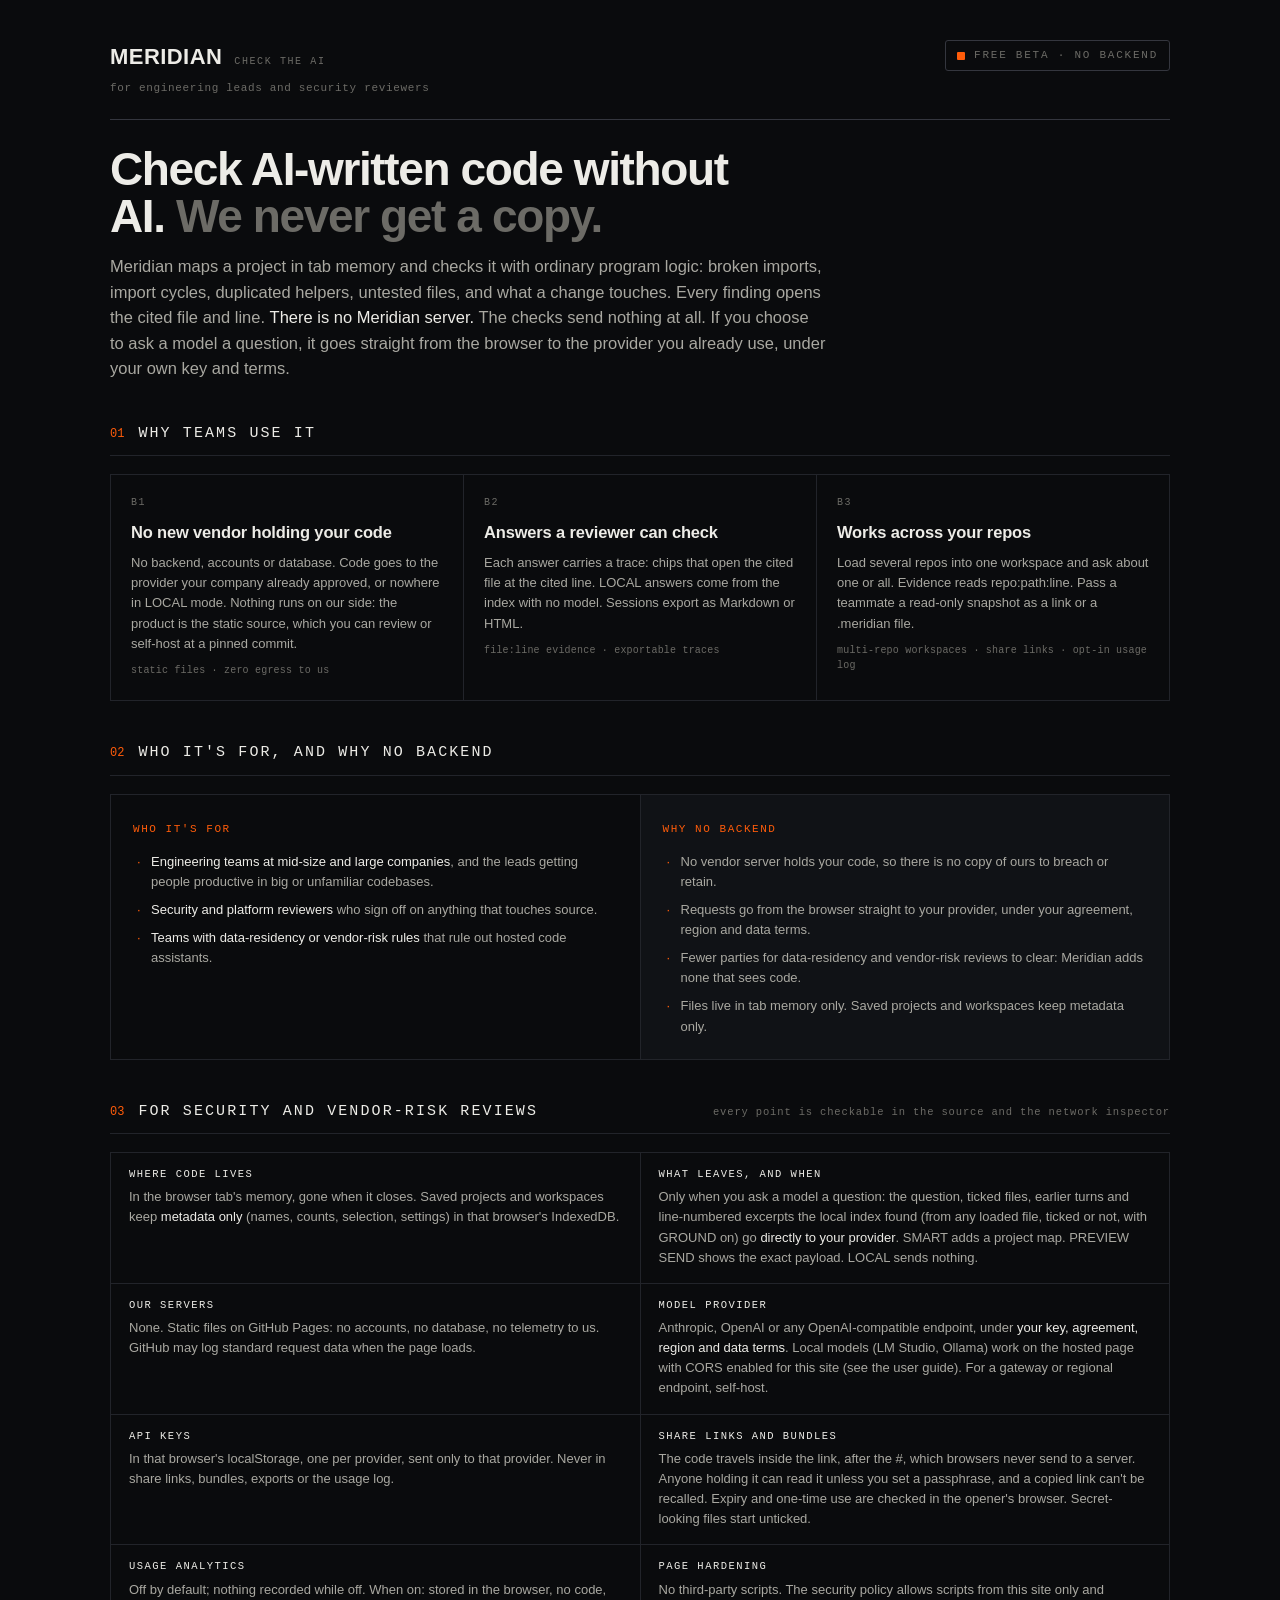
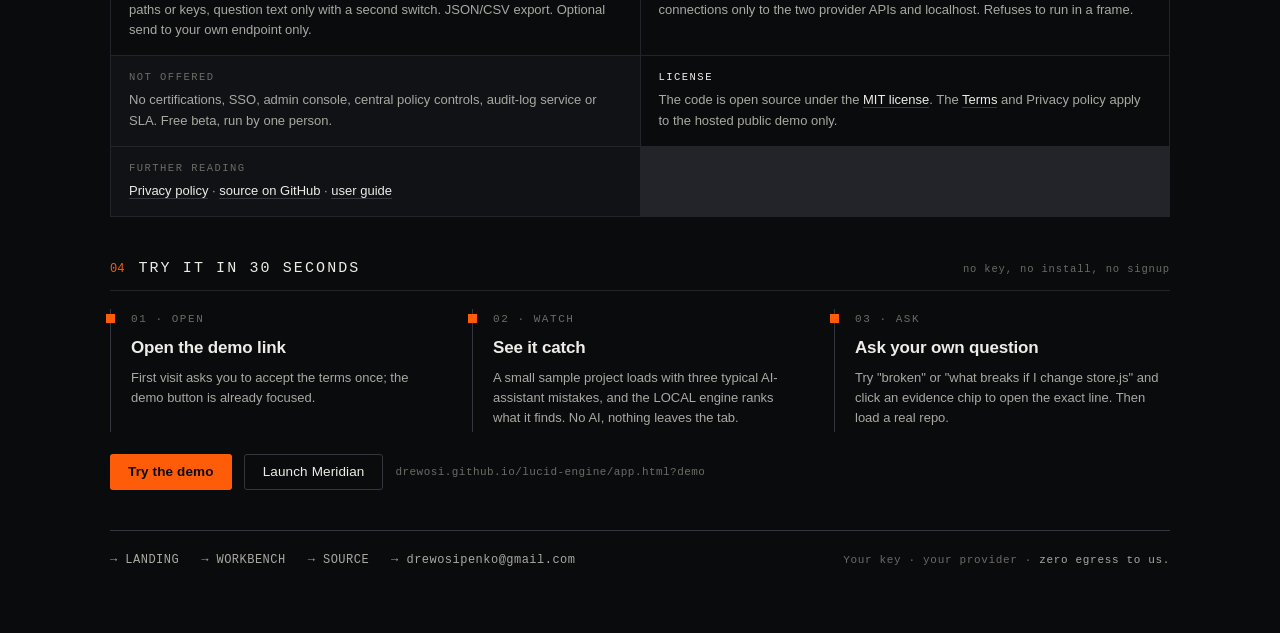
<file: one-pager.html>
<!doctype html>
<html lang="en">
<head>
<meta charset="utf-8">
<meta name="viewport" content="width=device-width, initial-scale=1">
<link rel="icon" href="favicon.png" type="image/png" sizes="64x64">
<link rel="icon" href="favicon.svg" type="image/svg+xml">
<link rel="apple-touch-icon" href="apple-touch-icon.png">
<title>MERIDIAN one-pager: for engineering leads and security reviewers</title>
<meta name="description" content="MERIDIAN on one page: a checker for AI-written code that uses no AI itself and runs in the browser with no backend. Who it is for, why there is no server, what leaves the browser and when, and how to try it in 30 seconds. Prints to one page.">
<meta name="robots" content="index,follow">
<style>
  /* ============ LUCID ENGINE TOKENS · v1.2 ============ */
  :root {
    --paper: #0A0B0D;
    --surface: #101216;
    --surface-2: #14171C;
    --ink: #EDECE7;
    --ink-2: #A9A8A1;
    --ink-3: #6C6B66;
    --line: #22242A;
    --line-strong: #34363E;
    --accent: #FF5C0A;
    --accent-ink: #0A0B0D;
    --ease-out-engine: cubic-bezier(0.16, 1, 0.3, 1);
    --ease-snap: cubic-bezier(0.3, 0, 0, 1);
    --t-feedback: 120ms;
    --t-state: 200ms;
  }
  * { box-sizing: border-box; }
  html, body { margin: 0; padding: 0; }
  body {
    background: var(--paper); color: var(--ink);
    font-family: "Helvetica Neue", "Segoe UI", -apple-system, Arial, sans-serif;
    line-height: 1.55; -webkit-font-smoothing: antialiased;
    padding: 40px 20px 64px;
  }
  .mono { font-family: "Cascadia Code", "JetBrains Mono", ui-monospace, Consolas, monospace; font-variant-numeric: tabular-nums; }
  a { color: inherit; text-decoration: none; }
  a.link { color: var(--ink); border-bottom: 1px solid var(--line-strong); transition: color var(--t-feedback) var(--ease-snap), border-color var(--t-feedback) var(--ease-snap); }
  a.link:hover { border-color: var(--accent); }
  :is(a, button):focus-visible { outline: 2px solid var(--accent); outline-offset: 2px; }

  .sheet { max-width: 1060px; margin: 0 auto; }

  /* ---- header ---- */
  header.hd { display: flex; align-items: flex-start; justify-content: space-between; flex-wrap: wrap; gap: 14px 24px; padding-bottom: 22px; border-bottom: 1px solid var(--line-strong); }
  .wordmark { font-weight: 700; letter-spacing: .02em; font-size: 22px; display: flex; align-items: baseline; flex-wrap: wrap; gap: 4px 12px; }
  .wordmark .tag { font-family: "Cascadia Code", ui-monospace, Consolas, monospace; font-size: 10px; color: var(--ink-3); letter-spacing: .16em; font-weight: 400; }
  .hd .sub { font-size: 11px; color: var(--ink-3); letter-spacing: .06em; margin-top: 6px; }
  .eyebrow { font-family: "Cascadia Code", ui-monospace, Consolas, monospace; font-size: 11px; letter-spacing: .16em; color: var(--ink-3); display: inline-flex; align-items: center; gap: 9px; border: 1px solid var(--line-strong); border-radius: 3px; padding: 6px 11px; white-space: nowrap; }
  .eyebrow .dot { width: 8px; height: 8px; background: var(--accent); border-radius: 1px; animation: flare 1.6s var(--ease-out-engine) infinite alternate; }
  @keyframes flare { from { opacity: .4; } to { opacity: 1; } }

  .lede { margin: 26px 0 6px; }
  .lede h1 { font-size: clamp(30px, 5.2vw, 46px); line-height: 1.02; letter-spacing: -.03em; font-weight: 700; margin: 0 0 14px; text-wrap: balance; }
  .lede h1 .thin { color: var(--ink-3); }
  .lede p { font-size: 16.5px; color: var(--ink-2); max-width: 78ch; margin: 0; }
  .lede p b { color: var(--ink); font-weight: 500; }

  /* ---- section head ---- */
  .sec-head { display: flex; align-items: baseline; flex-wrap: wrap; gap: 4px 14px; margin: 40px 0 18px; padding-bottom: 10px; border-bottom: 1px solid var(--line); }
  .sec-head .idx { font-family: "Cascadia Code", ui-monospace, Consolas, monospace; font-size: 12px; color: var(--accent); }
  .sec-head h2 { flex: 1 1 0; min-width: 0; font-size: 15px; margin: 0; letter-spacing: .14em; text-transform: uppercase; font-family: "Cascadia Code", ui-monospace, Consolas, monospace; color: var(--ink); font-weight: 500; }
  .sec-head .anno { flex: none; font-family: "Cascadia Code", ui-monospace, Consolas, monospace; font-size: 10.5px; color: var(--ink-3); letter-spacing: .08em; }
  @media (max-width: 640px) { .sec-head .anno { flex-basis: 100%; } }

  /* ---- pillars grid (hairline dividers via 1px gap over --line bg) ---- */
  .pillars { display: grid; grid-template-columns: repeat(3, minmax(0, 1fr)); gap: 1px; background: var(--line); border: 1px solid var(--line); }
  @media (max-width: 820px) { .pillars { grid-template-columns: minmax(0, 1fr); } }
  .pillar { background: var(--paper); padding: 20px 20px 22px; position: relative; }
  .pillar .pk { font-family: "Cascadia Code", ui-monospace, Consolas, monospace; font-size: 10px; letter-spacing: .14em; color: var(--ink-3); }
  .pillar h3 { margin: 9px 0 8px; font-size: 16.5px; letter-spacing: -.01em; }
  .pillar p { margin: 0; font-size: 13px; color: var(--ink-2); max-width: 46ch; }
  .pillar .note { display: block; margin-top: 9px; font-family: "Cascadia Code", ui-monospace, Consolas, monospace; font-size: 10px; color: var(--ink-3); letter-spacing: .02em; }

  /* ---- two-column ledger ---- */
  .ledger { display: grid; grid-template-columns: minmax(0, 1fr) minmax(0, 1fr); gap: 1px; background: var(--line); border: 1px solid var(--line); }
  @media (max-width: 640px) { .ledger { grid-template-columns: minmax(0, 1fr); } }
  .col { background: var(--paper); padding: 20px 22px 22px; }
  .col.alt { background: var(--surface); }
  .col .ch { font-family: "Cascadia Code", ui-monospace, Consolas, monospace; font-size: 11px; letter-spacing: .14em; display: inline-flex; align-items: center; gap: 8px; margin-bottom: 14px; color: var(--accent); }
  .col ul { list-style: none; margin: 0; padding: 0; display: grid; gap: 8px; }
  .col li { padding-left: 18px; position: relative; font-size: 13px; color: var(--ink-2); }
  .col li::before { content: "·"; position: absolute; left: 4px; color: var(--accent); }
  .col li b { color: var(--ink); font-weight: 500; }

  /* ---- security review sheet ---- */
  .spec { display: grid; grid-template-columns: repeat(2, minmax(0, 1fr)); gap: 1px; background: var(--line); border: 1px solid var(--line); margin: 0; }
  @media (max-width: 760px) { .spec { grid-template-columns: minmax(0, 1fr); } }
  .spec > div { background: var(--paper); padding: 13px 18px 15px; }
  .spec dt { font-family: "Cascadia Code", ui-monospace, Consolas, monospace; font-size: 10.5px; letter-spacing: .14em; color: var(--ink); margin-bottom: 5px; }
  .spec dd { margin: 0; font-size: 13px; color: var(--ink-2); }
  .spec dd b { color: var(--ink); font-weight: 500; }
  .spec .not { background: var(--surface); }
  .spec .not dt { color: var(--ink-3); }

  /* ---- try it ---- */
  .steps { display: grid; grid-template-columns: repeat(3, minmax(0, 1fr)); gap: 26px; }
  @media (max-width: 760px) { .steps { grid-template-columns: minmax(0, 1fr); gap: 14px; } }
  .step { border-left: 1px solid var(--line-strong); padding: 2px 0 4px 20px; position: relative; }
  .step::before { content: ""; position: absolute; left: -5px; top: 5px; width: 9px; height: 9px; background: var(--accent); }
  .step .k { font-family: "Cascadia Code", ui-monospace, Consolas, monospace; font-size: 11px; letter-spacing: .14em; color: var(--ink-3); }
  .step h3 { margin: 7px 0 6px; font-size: 17px; letter-spacing: -.01em; }
  .step p { margin: 0; font-size: 13px; color: var(--ink-2); max-width: 42ch; }
  .cta { display: flex; flex-wrap: wrap; gap: 12px; align-items: center; margin-top: 22px; }
  .btn { font-family: inherit; font-size: 13.5px; height: 36px; padding: 0 18px; border-radius: 3px; display: inline-flex; align-items: center; letter-spacing: .01em; transition: filter var(--t-feedback) var(--ease-snap), border-color var(--t-feedback) var(--ease-snap), background var(--t-feedback) var(--ease-snap); }
  .btn-signal { background: var(--accent); color: var(--accent-ink); font-weight: 700; }
  .btn-signal:hover { filter: brightness(1.08); }
  .btn-hairline { border: 1px solid var(--line-strong); color: var(--ink); }
  .btn-hairline:hover { border-color: var(--accent); background: var(--surface); }
  .cta .url { font-size: 11px; color: var(--ink-3); letter-spacing: .04em; overflow-wrap: anywhere; }

  /* ---- footer ---- */
  footer.ft { margin-top: 40px; padding-top: 20px; border-top: 1px solid var(--line-strong); display: flex; align-items: center; justify-content: space-between; gap: 14px 20px; flex-wrap: wrap; }
  .ft .links { display: flex; gap: 10px 22px; flex-wrap: wrap; font-family: "Cascadia Code", ui-monospace, Consolas, monospace; font-size: 12px; letter-spacing: .04em; }
  .ft .links a { color: var(--ink-2); }
  .ft .links a:hover { color: var(--accent); }
  .ft .close { font-family: "Cascadia Code", ui-monospace, Consolas, monospace; font-size: 11px; color: var(--ink-3); letter-spacing: .06em; }
  .ft .close b { color: var(--ink-2); font-weight: 400; }

  /* ============ PRINT · light, one page ============ */
  @page { size: Letter; margin: 11mm 12mm; }
  @media print {
    :root {
      --paper: #FFFFFF; --surface: #F4F3EE; --surface-2: #ECEBE4;
      --ink: #111110; --ink-2: #45443F; --ink-3: #7C7A72;
      --line: #DDDBD3; --line-strong: #C3C1B8; --accent: #E24E00; --accent-ink: #FFFFFF;
    }
    body { padding: 0; font-size: 9.5px; line-height: 1.34; -webkit-print-color-adjust: exact; print-color-adjust: exact; }
    .sheet { max-width: none; }
    .eyebrow .dot { animation: none !important; }
    header.hd { padding-bottom: 6px; flex-wrap: nowrap; }
    .wordmark { font-size: 15px; }
    .hd .sub { font-size: 8.5px; margin-top: 2px; }
    .eyebrow { padding: 3px 7px; font-size: 8.5px; }
    .lede { margin: 7px 0 2px; }
    .lede h1 { font-size: 23px; margin-bottom: 4px; }
    .lede p { font-size: 10.5px; max-width: none; }
    .sec-head { margin: 11px 0 6px; padding-bottom: 3px; }
    .sec-head h2 { font-size: 11px; }
    .sec-head .idx { font-size: 9.5px; }
    .sec-head .anno { font-size: 8.5px; flex-basis: auto; }
    .pillars { grid-template-columns: repeat(3, 1fr); }
    .pillar { padding: 7px 10px 8px; }
    .pillar .pk { font-size: 7.5px; }
    .pillar h3 { font-size: 12px; margin: 3px 0 3px; }
    .pillar p { font-size: 9.5px; max-width: none; }
    .pillar .note { font-size: 7.5px; margin-top: 3px; }
    .ledger { grid-template-columns: 1fr 1fr; }
    .ledger .col { padding: 7px 11px 8px; }
    .col .ch { font-size: 8.5px; margin-bottom: 4px; }
    .col ul { gap: 2px; }
    .col li { font-size: 9.5px; }
    .spec { grid-template-columns: 1fr 1fr; }
    .spec > div { padding: 6px 10px 7px; }
    .spec dt { font-size: 8.5px; margin-bottom: 1px; }
    .spec dd { font-size: 9.5px; }
    .steps { grid-template-columns: repeat(3, 1fr); gap: 12px; }
    .step { padding-left: 13px; }
    .step::before { top: 3px; }
    .step .k { font-size: 8px; }
    .step h3 { font-size: 12px; margin: 2px 0 2px; }
    .step p { font-size: 9.5px; max-width: none; }
    .cta { margin-top: 6px; gap: 10px; }
    .cta .btn { display: none; }
    .cta .url { font-size: 10px; color: var(--ink-2); }
    footer.ft { margin-top: 8px; padding-top: 5px; }
    .ft .links { font-size: 8.5px; }
    .ft .close { font-size: 8.5px; }
    a.link { border: none; }
    .pillars, .ledger, .spec, .steps { break-inside: avoid; }
  }

  @media (prefers-reduced-motion: reduce) { * { animation: none !important; } }
</style>
</head>
<body>
<main class="sheet">

  <header class="hd">
    <div>
      <div class="wordmark">MERIDIAN <span class="tag mono">CHECK THE AI</span></div>
      <div class="sub mono">for engineering leads and security reviewers</div>
    </div>
    <div class="eyebrow mono"><span class="dot"></span>FREE BETA · NO BACKEND</div>
  </header>

  <section class="lede">
    <h1>Check AI-written code without AI. <span class="thin">We never get a copy.</span></h1>
    <p>Meridian maps a project in tab memory and checks it with ordinary program logic: broken imports, import cycles, duplicated helpers, untested files, and what a change touches. Every finding opens the cited file and line. <b>There is no Meridian server.</b> The checks send nothing at all. If you choose to ask a model a question, it goes straight from the browser to the provider you already use, under your own key and terms.</p>
  </section>

  <div class="sec-head">
    <span class="idx mono">01</span><h2>Why teams use it</h2>
  </div>

  <div class="pillars">
    <div class="pillar">
      <div class="pk mono">B1</div>
      <h3>No new vendor holding your code</h3>
      <p>No backend, accounts or database. Code goes to the provider your company already approved, or nowhere in LOCAL mode. Nothing runs on our side: the product is the static source, which you can review or self-host at a pinned commit.</p>
      <span class="note mono">static files · zero egress to us</span>
    </div>
    <div class="pillar">
      <div class="pk mono">B2</div>
      <h3>Answers a reviewer can check</h3>
      <p>Each answer carries a trace: chips that open the cited file at the cited line. LOCAL answers come from the index with no model. Sessions export as Markdown or HTML.</p>
      <span class="note mono">file:line evidence · exportable traces</span>
    </div>
    <div class="pillar">
      <div class="pk mono">B3</div>
      <h3>Works across your repos</h3>
      <p>Load several repos into one workspace and ask about one or all. Evidence reads repo:path:line. Pass a teammate a read-only snapshot as a link or a .meridian file.</p>
      <span class="note mono">multi-repo workspaces · share links · opt-in usage log</span>
    </div>
  </div>

  <div class="sec-head">
    <span class="idx mono">02</span><h2>Who it's for, and why no backend</h2>
  </div>

  <div class="ledger">
    <div class="col">
      <div class="ch mono">WHO IT'S FOR</div>
      <ul>
        <li><b>Engineering teams at mid-size and large companies</b>, and the leads getting people productive in big or unfamiliar codebases.</li>
        <li><b>Security and platform reviewers</b> who sign off on anything that touches source.</li>
        <li><b>Teams with data-residency or vendor-risk rules</b> that rule out hosted code assistants.</li>
      </ul>
    </div>
    <div class="col alt">
      <div class="ch mono">WHY NO BACKEND</div>
      <ul>
        <li>No vendor server holds your code, so there is no copy of ours to breach or retain.</li>
        <li>Requests go from the browser straight to your provider, under your agreement, region and data terms.</li>
        <li>Fewer parties for data-residency and vendor-risk reviews to clear: Meridian adds none that sees code.</li>
        <li>Files live in tab memory only. Saved projects and workspaces keep metadata only.</li>
      </ul>
    </div>
  </div>

  <div class="sec-head">
    <span class="idx mono">03</span><h2>For security and vendor-risk reviews</h2><span class="anno">every point is checkable in the source and the network inspector</span>
  </div>

  <dl class="spec">
    <div><dt>WHERE CODE LIVES</dt><dd>In the browser tab's memory, gone when it closes. Saved projects and workspaces keep <b>metadata only</b> (names, counts, selection, settings) in that browser's IndexedDB.</dd></div>
    <div><dt>WHAT LEAVES, AND WHEN</dt><dd>Only when you ask a model a question: the question, ticked files, earlier turns and line-numbered excerpts the local index found (from any loaded file, ticked or not, with GROUND on) go <b>directly to your provider</b>. SMART adds a project map. PREVIEW SEND shows the exact payload. LOCAL sends nothing.</dd></div>
    <div><dt>OUR SERVERS</dt><dd>None. Static files on GitHub Pages: no accounts, no database, no telemetry to us. GitHub may log standard request data when the page loads.</dd></div>
    <div><dt>MODEL PROVIDER</dt><dd>Anthropic, OpenAI or any OpenAI-compatible endpoint, under <b>your key, agreement, region and data terms</b>. Local models (LM Studio, Ollama) work on the hosted page with CORS enabled for this site (see the user guide). For a gateway or regional endpoint, self-host.</dd></div>
    <div><dt>API KEYS</dt><dd>In that browser's localStorage, one per provider, sent only to that provider. Never in share links, bundles, exports or the usage log.</dd></div>
    <div><dt>SHARE LINKS AND BUNDLES</dt><dd>The code travels inside the link, after the #, which browsers never send to a server. Anyone holding it can read it unless you set a passphrase, and a copied link can't be recalled. Expiry and one-time use are checked in the opener's browser. Secret-looking files start unticked.</dd></div>
    <div><dt>USAGE ANALYTICS</dt><dd>Off by default; nothing recorded while off. When on: stored in the browser, no code, paths or keys, question text only with a second switch. JSON/CSV export. Optional send to your own endpoint only.</dd></div>
    <div><dt>PAGE HARDENING</dt><dd>No third-party scripts. The security policy allows scripts from this site only and connections only to the two provider APIs and localhost. Refuses to run in a frame.</dd></div>
    <div class="not"><dt>NOT OFFERED</dt><dd>No certifications, SSO, admin console, central policy controls, audit-log service or SLA. Free beta, run by one person.</dd></div>
    <div><dt>LICENSE</dt><dd>The code is open source under the <a class="link" href="https://github.com/drewosi/lucid-engine/blob/main/LICENSE">MIT license</a>. The <a class="link" href="https://drewosi.github.io/lucid-engine/terms.html">Terms</a> and Privacy policy apply to the hosted public demo only.</dd></div>
    <div class="not"><dt>FURTHER READING</dt><dd><a class="link" href="https://drewosi.github.io/lucid-engine/privacy.html">Privacy policy</a> · <a class="link" href="https://github.com/drewosi/lucid-engine">source on GitHub</a> · <a class="link" href="https://github.com/drewosi/lucid-engine/blob/main/USER-GUIDE.md">user guide</a></dd></div>
  </dl>

  <div class="sec-head">
    <span class="idx mono">04</span><h2>Try it in 30 seconds</h2><span class="anno">no key, no install, no signup</span>
  </div>

  <div class="steps">
    <div class="step">
      <div class="k mono">01 · OPEN</div>
      <h3>Open the demo link</h3>
      <p>First visit asks you to accept the terms once; the demo button is already focused.</p>
    </div>
    <div class="step">
      <div class="k mono">02 · WATCH</div>
      <h3>See it catch</h3>
      <p>A small sample project loads with three typical AI-assistant mistakes, and the LOCAL engine ranks what it finds. No AI, nothing leaves the tab.</p>
    </div>
    <div class="step">
      <div class="k mono">03 · ASK</div>
      <h3>Ask your own question</h3>
      <p>Try "broken" or "what breaks if I change store.js" and click an evidence chip to open the exact line. Then load a real repo.</p>
    </div>
  </div>
  <div class="cta">
    <a class="btn btn-signal" href="https://drewosi.github.io/lucid-engine/app.html?demo">Try the demo</a>
    <a class="btn btn-hairline" href="https://drewosi.github.io/lucid-engine/app.html">Launch Meridian</a>
    <span class="url mono">drewosi.github.io/lucid-engine/app.html?demo</span>
  </div>

  <footer class="ft">
    <div class="links mono">
      <a href="https://drewosi.github.io/lucid-engine/">→ LANDING</a>
      <a href="https://drewosi.github.io/lucid-engine/app.html">→ WORKBENCH</a>
      <a href="https://github.com/drewosi/lucid-engine">→ SOURCE</a>
      <a href="mailto:drewosipenko@gmail.com">→ drewosipenko@gmail.com</a>
    </div>
    <div class="close mono">Your key · your provider · <b>zero egress to us.</b></div>
  </footer>

</main>
</body>
</html>
</file>
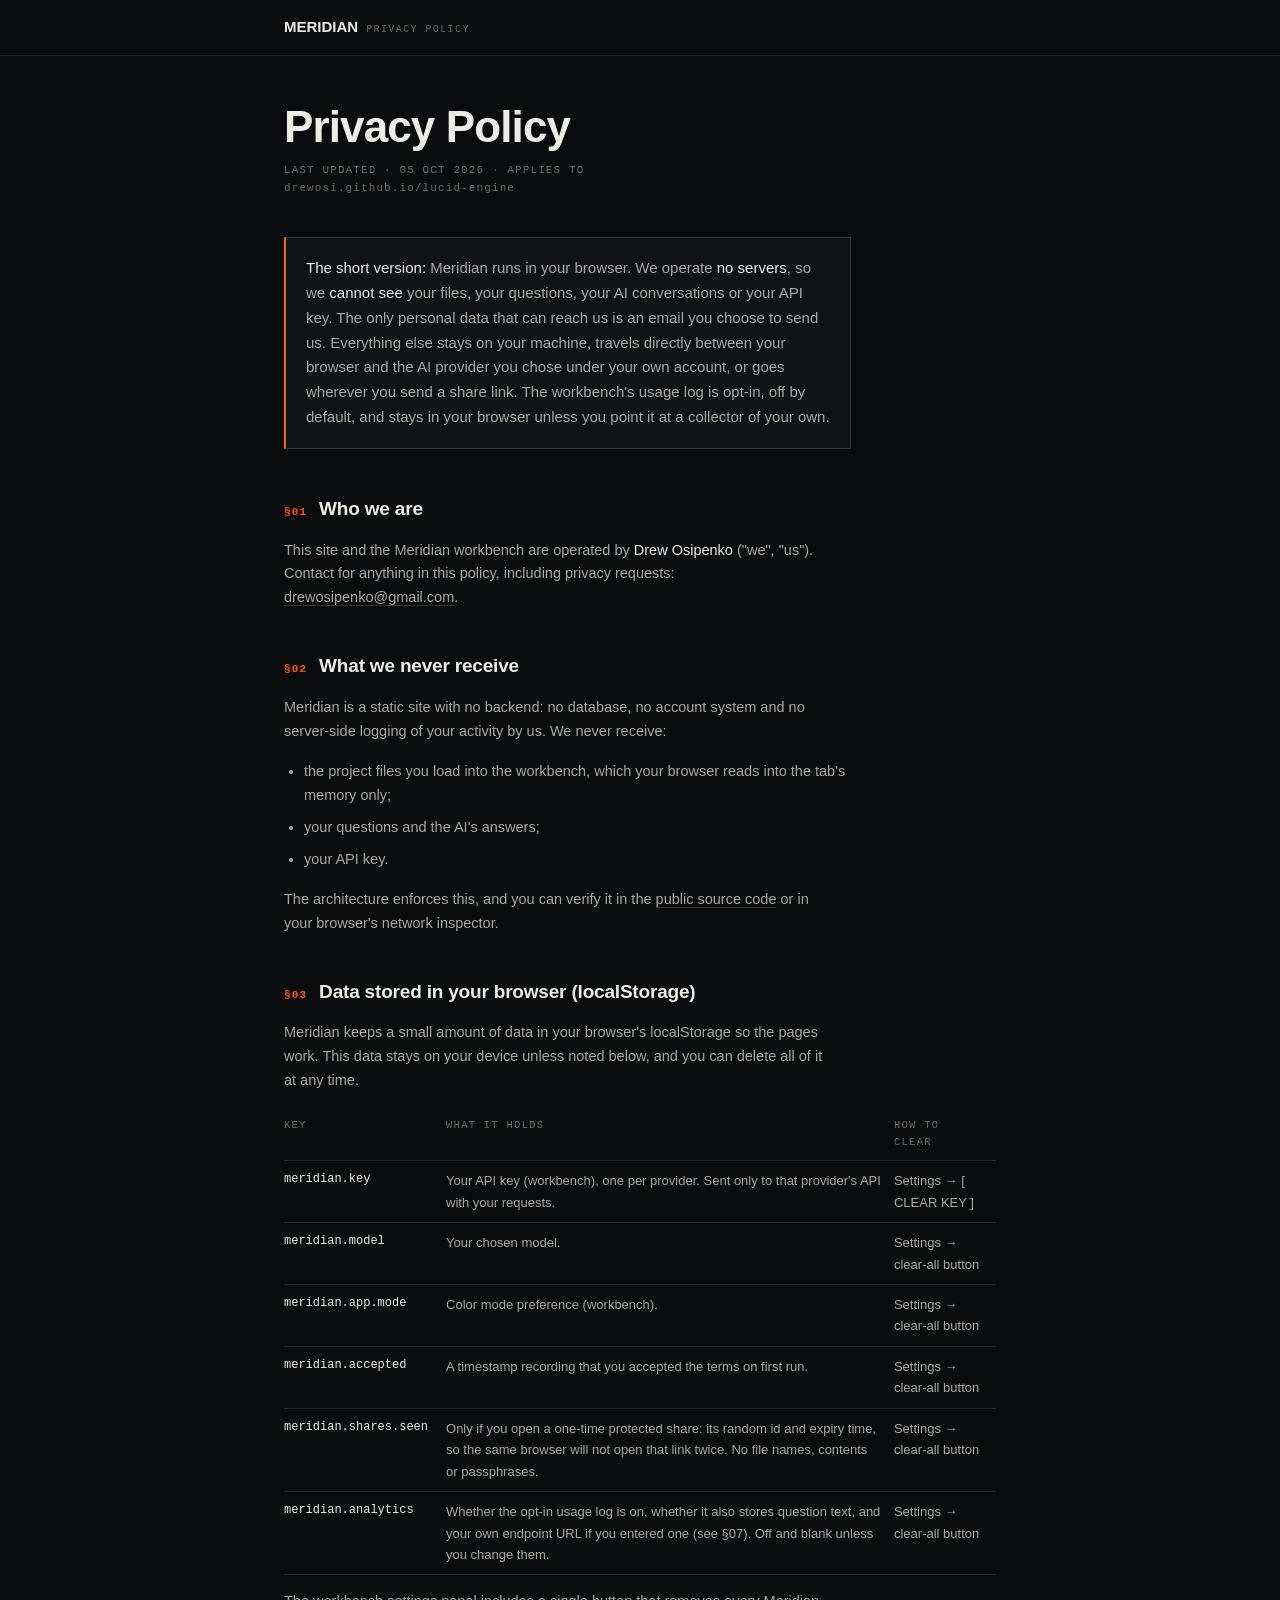
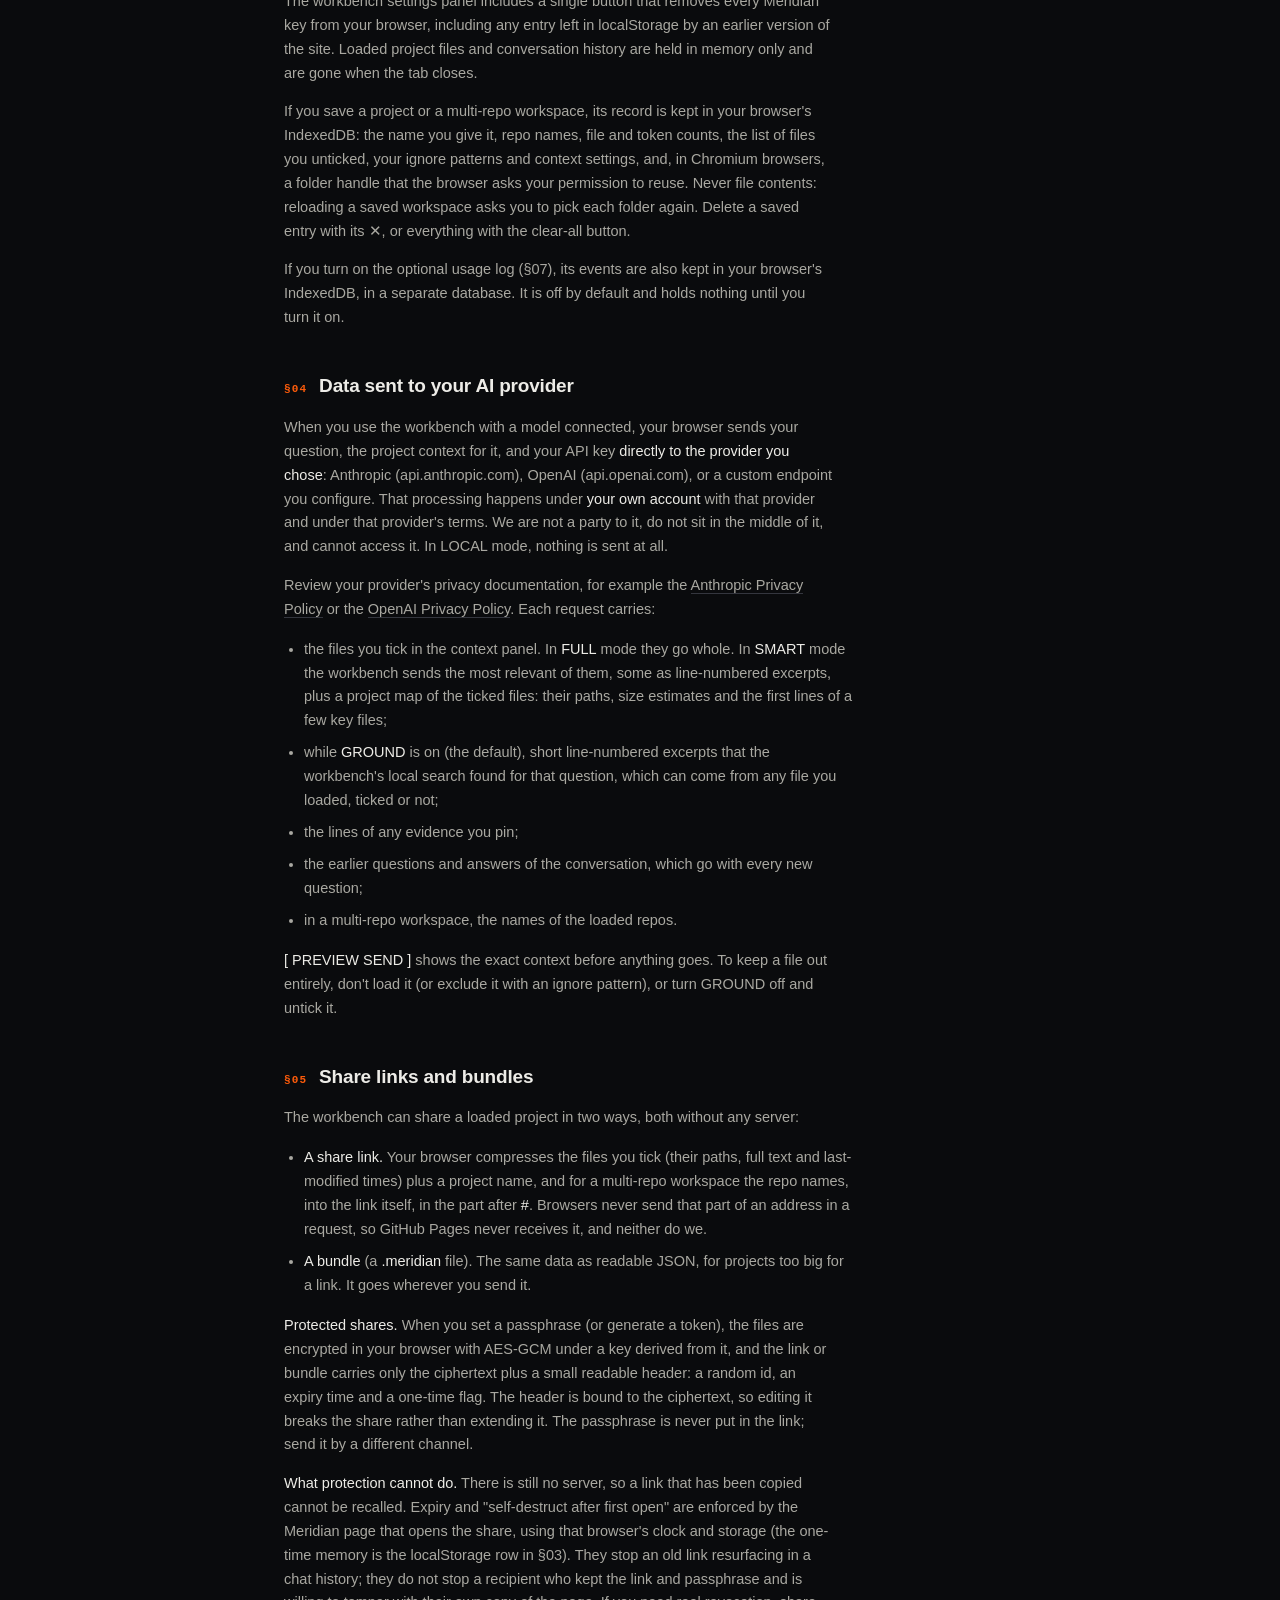
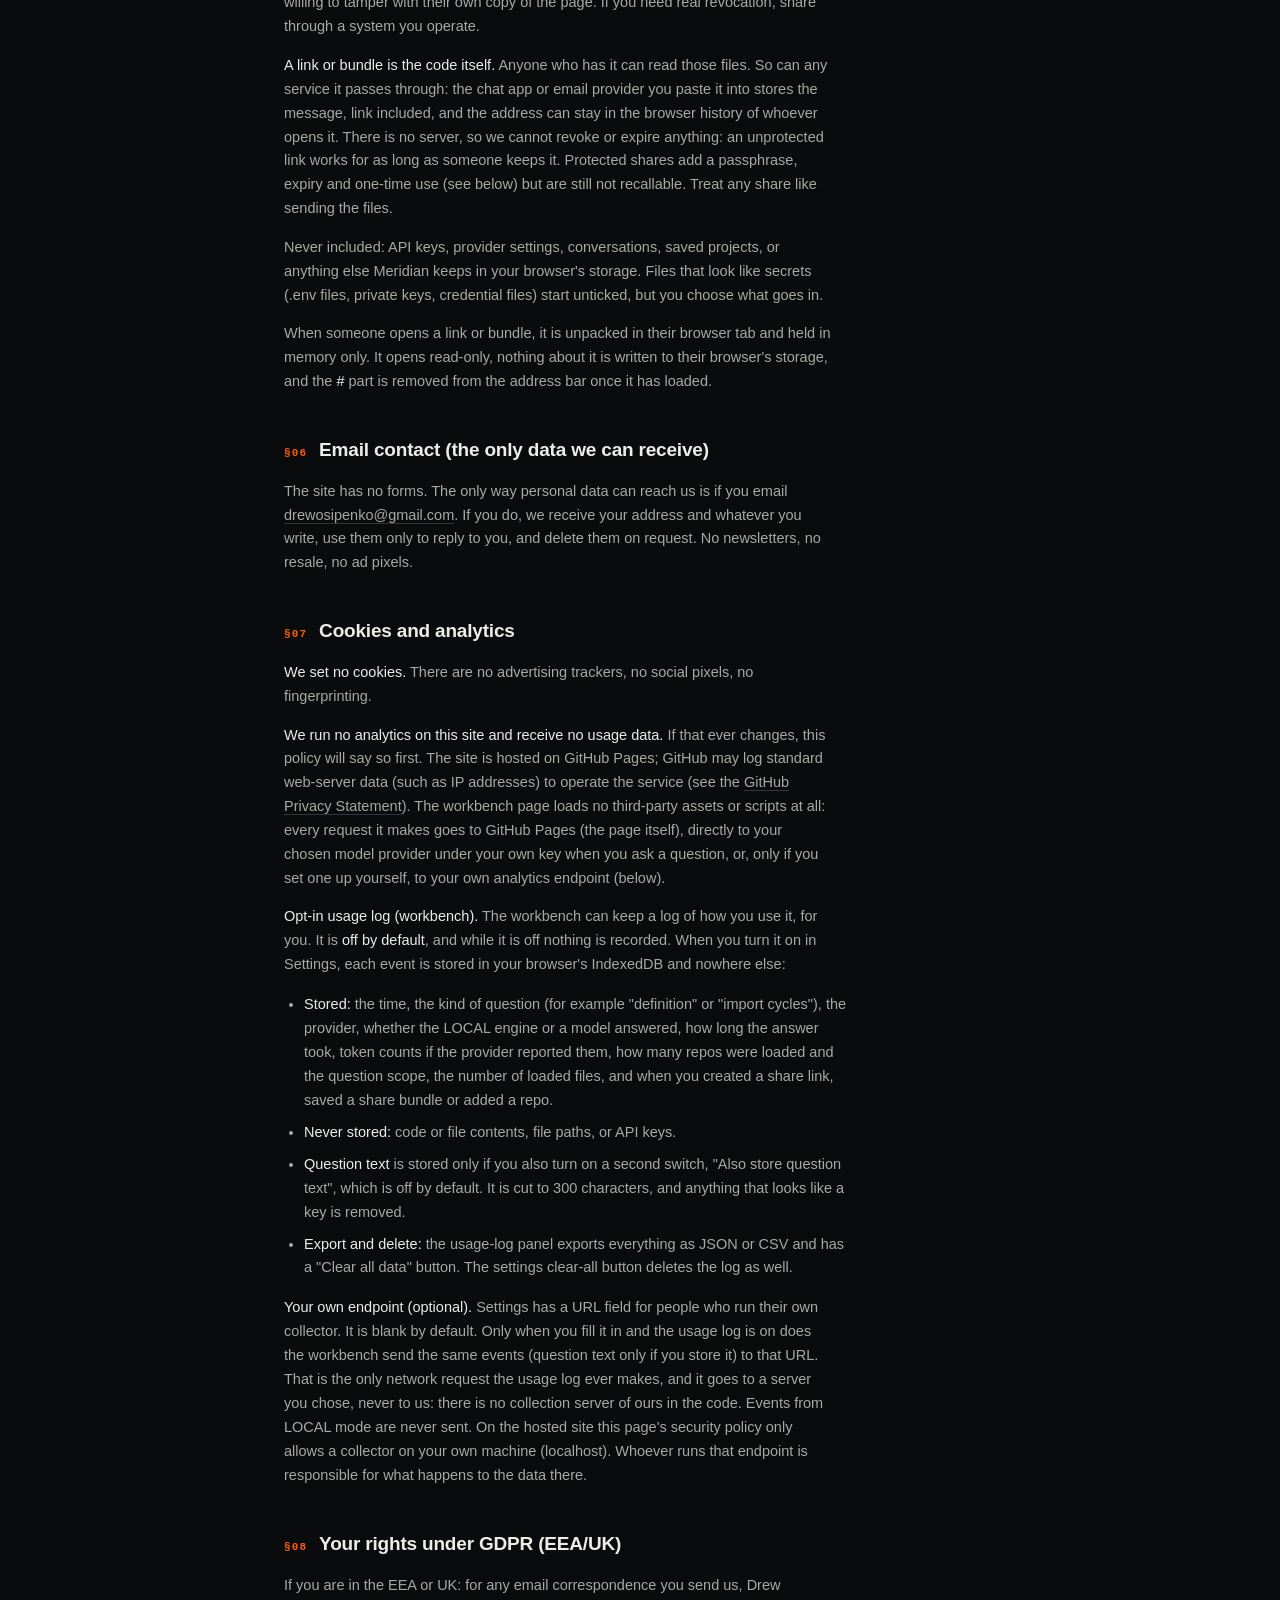
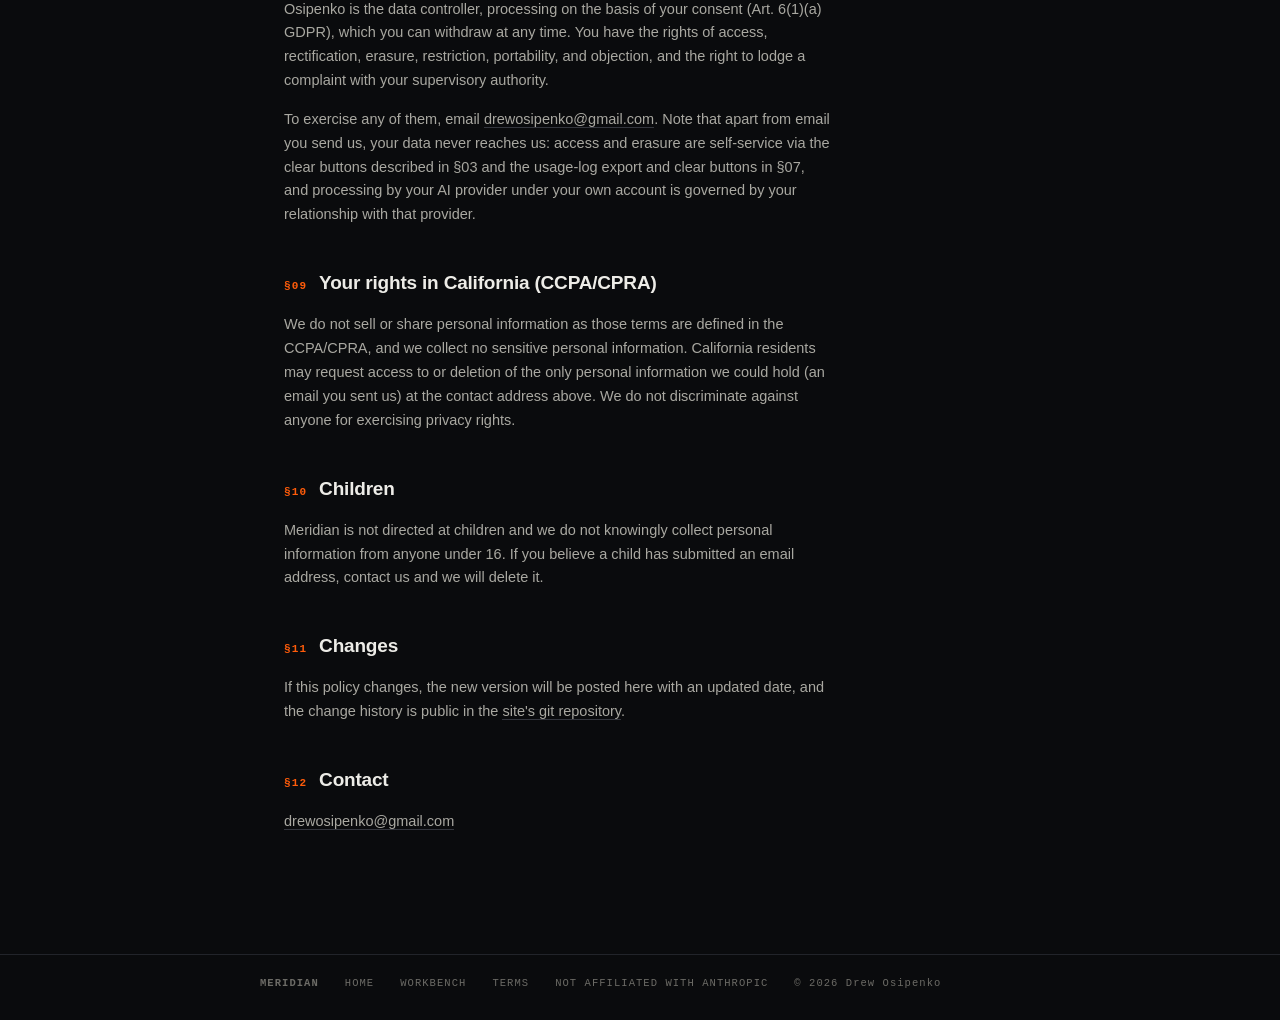
<file: privacy.html>
<!doctype html>
<html lang="en">
<head>
<meta charset="utf-8">
<meta name="viewport" content="width=device-width, initial-scale=1">
<link rel="icon" href="favicon.png" type="image/png" sizes="64x64">
<link rel="icon" href="favicon.svg" type="image/svg+xml">
<link rel="apple-touch-icon" href="apple-touch-icon.png">
<title>MERIDIAN: Privacy Policy</title>
<meta name="description" content="Privacy policy for MERIDIAN. Short version: we run no servers, so your files, prompts, and API key never reach us.">
<link rel="canonical" href="https://drewosi.github.io/lucid-engine/privacy.html">
<style>
  /* ============ LUCID ENGINE TOKENS ============ */
  #app {
    --paper: #0A0B0D; --surface: #101216; --surface-2: #14171C;
    --ink: #EDECE7; --ink-2: #A9A8A1; --ink-3: #6C6B66;
    --line: #22242A; --line-strong: #34363E;
    --accent: #FF5C0A; --accent-ink: #0A0B0D; --err: #E06B4F;
    --ease-snap: cubic-bezier(0.3, 0, 0, 1); --t-feedback: 120ms;
  }
  #app[data-mode="light"] {
    --paper: #FAFAF7; --surface: #FFFFFF; --surface-2: #F1F0EA;
    --ink: #111110; --ink-2: #4A4945; --ink-3: #8A8880;
    --line: #E4E2DB; --line-strong: #C9C7BE;
    --accent: #FF4F00; --accent-ink: #FFFFFF; --err: #C4452D;
  }
  * { box-sizing: border-box; }
  html, body { margin: 0; padding: 0; }
  #app { background: var(--paper); color: var(--ink); min-height: 100vh;
    font-family: "Helvetica Neue", "Segoe UI", -apple-system, Arial, sans-serif; line-height: 1.65; -webkit-font-smoothing: antialiased; }
  .mono { font-family: "Cascadia Code", "JetBrains Mono", ui-monospace, Consolas, monospace; font-variant-numeric: tabular-nums; }
  a { color: inherit; text-decoration: none; border-bottom: 1px solid var(--line-strong); transition: color var(--t-feedback) var(--ease-snap), border-color var(--t-feedback) var(--ease-snap); }
  a:hover { color: var(--accent); border-color: var(--accent); }
  :is(a, button):focus-visible { outline: 2px solid var(--accent); outline-offset: 2px; }
  nav.primary { height: 56px; border-bottom: 1px solid var(--line); display: flex; align-items: center; }
  nav.primary .in { width: min(760px, 100%); margin: 0 auto; padding: 0 24px; display: flex; align-items: baseline; gap: 14px; }
  .wordmark { font-weight: 700; font-size: 15px; border: none; }
  .wordmark .tag { font-family: "Cascadia Code", ui-monospace, Consolas, monospace; font-size: 10px; color: var(--ink-3); letter-spacing: .14em; font-weight: 400; margin-left: 8px; }
  main { width: min(760px, 100%); margin: 0 auto; padding: 48px 24px 80px; }
  h1 { font-size: clamp(30px, 5vw, 44px); letter-spacing: -.02em; line-height: 1.05; margin: 0 0 6px; }
  .updated { font-family: "Cascadia Code", ui-monospace, Consolas, monospace; font-size: 11px; letter-spacing: .1em; color: var(--ink-3); margin-bottom: 40px; }
  .lede { border: 1px solid var(--line-strong); border-left: 2px solid var(--accent); background: var(--surface); padding: 18px 20px; font-size: 15px; color: var(--ink-2); margin: 0 0 44px; }
  .lede b { color: var(--ink); font-weight: 500; }
  section { margin-bottom: 40px; }
  h2 { font-size: 19px; letter-spacing: -.01em; margin: 0 0 12px; display: flex; align-items: baseline; gap: 12px; }
  h2 .idx { font-family: "Cascadia Code", ui-monospace, Consolas, monospace; font-size: 11px; color: var(--accent); letter-spacing: .1em; }
  p, li { font-size: 14.5px; color: var(--ink-2); max-width: 68ch; }
  p b, li b { color: var(--ink); font-weight: 500; }
  ul { padding-left: 20px; display: grid; gap: 8px; }
  table { width: 100%; border-collapse: collapse; font-size: 13px; margin: 12px 0; }
  th, td { text-align: left; padding: 9px 12px 9px 0; border-bottom: 1px solid var(--line); color: var(--ink-2); vertical-align: top; }
  th { font-family: "Cascadia Code", ui-monospace, Consolas, monospace; font-size: 10.5px; letter-spacing: .12em; color: var(--ink-3); font-weight: 500; }
  td:first-child { font-family: "Cascadia Code", ui-monospace, Consolas, monospace; font-size: 12px; color: var(--ink); white-space: nowrap; padding-right: 18px; }
  footer { border-top: 1px solid var(--line); padding: 20px 24px 28px; }
  footer .in { width: min(760px, 100%); margin: 0 auto; display: flex; flex-wrap: wrap; gap: 6px 26px; font-family: "Cascadia Code", ui-monospace, Consolas, monospace; font-size: 10.5px; letter-spacing: .1em; color: var(--ink-3); }
  footer a { border-bottom: none; }
</style>
</head>
<body>
<div id="app" data-mode="dark">
  <nav class="primary" aria-label="Primary">
    <div class="in"><a class="wordmark" href="index.html">MERIDIAN<span class="tag">PRIVACY POLICY</span></a></div>
  </nav>
  <main>
    <h1>Privacy Policy</h1>
    <p class="updated">LAST UPDATED · 05 OCT 2026 · APPLIES TO drewosi.github.io/lucid-engine</p>

    <p class="lede"><b>The short version:</b> Meridian runs in your browser. We operate <b>no servers</b>, so we <b>cannot see</b> your files, your questions, your AI conversations or your API key. The only personal data that can reach us is an email you choose to send us. Everything else stays on your machine, travels directly between your browser and the AI provider you chose under your own account, or goes wherever you send a share link. The workbench's usage log is opt-in, off by default, and stays in your browser unless you point it at a collector of your own.</p>

    <section>
      <h2><span class="idx">§01</span>Who we are</h2>
      <p>This site and the Meridian workbench are operated by <b>Drew Osipenko</b> ("we", "us"). Contact for anything in this policy, including privacy requests: <a href="mailto:drewosipenko@gmail.com">drewosipenko@gmail.com</a>.</p>
    </section>

    <section>
      <h2><span class="idx">§02</span>What we never receive</h2>
      <p>Meridian is a static site with no backend: no database, no account system and no server-side logging of your activity by us. We never receive:</p>
      <ul>
        <li>the project files you load into the workbench, which your browser reads into the tab's memory only;</li>
        <li>your questions and the AI's answers;</li>
        <li>your API key.</li>
      </ul>
      <p>The architecture enforces this, and you can verify it in the <a href="https://github.com/drewosi/lucid-engine">public source code</a> or in your browser's network inspector.</p>
    </section>

    <section>
      <h2><span class="idx">§03</span>Data stored in your browser (localStorage)</h2>
      <p>Meridian keeps a small amount of data in your browser's localStorage so the pages work. This data stays on your device unless noted below, and you can delete all of it at any time.</p>
      <table>
        <tr><th>KEY</th><th>WHAT IT HOLDS</th><th>HOW TO CLEAR</th></tr>
        <tr><td>meridian.key</td><td>Your API key (workbench), one per provider. Sent only to that provider's API with your requests.</td><td>Settings → [ CLEAR KEY ]</td></tr>
        <tr><td>meridian.model</td><td>Your chosen model.</td><td>Settings → clear-all button</td></tr>
        <tr><td>meridian.app.mode</td><td>Color mode preference (workbench).</td><td>Settings → clear-all button</td></tr>
        <tr><td>meridian.accepted</td><td>A timestamp recording that you accepted the terms on first run.</td><td>Settings → clear-all button</td></tr>
        <tr><td>meridian.shares.seen</td><td>Only if you open a one-time protected share: its random id and expiry time, so the same browser will not open that link twice. No file names, contents or passphrases.</td><td>Settings → clear-all button</td></tr>
        <tr><td>meridian.analytics</td><td>Whether the opt-in usage log is on, whether it also stores question text, and your own endpoint URL if you entered one (see §07). Off and blank unless you change them.</td><td>Settings → clear-all button</td></tr>
      </table>
      <p>The workbench settings panel includes a single button that removes every Meridian key from your browser, including any entry left in localStorage by an earlier version of the site. Loaded project files and conversation history are held in memory only and are gone when the tab closes.</p>
      <p>If you save a project or a multi-repo workspace, its record is kept in your browser's IndexedDB: the name you give it, repo names, file and token counts, the list of files you unticked, your ignore patterns and context settings, and, in Chromium browsers, a folder handle that the browser asks your permission to reuse. Never file contents: reloading a saved workspace asks you to pick each folder again. Delete a saved entry with its ✕, or everything with the clear-all button.</p>
      <p>If you turn on the optional usage log (§07), its events are also kept in your browser's IndexedDB, in a separate database. It is off by default and holds nothing until you turn it on.</p>
    </section>

    <section>
      <h2><span class="idx">§04</span>Data sent to your AI provider</h2>
      <p>When you use the workbench with a model connected, your browser sends your question, the project context for it, and your API key <b>directly to the provider you chose</b>: Anthropic (api.anthropic.com), OpenAI (api.openai.com), or a custom endpoint you configure. That processing happens under <b>your own account</b> with that provider and under that provider's terms. We are not a party to it, do not sit in the middle of it, and cannot access it. In LOCAL mode, nothing is sent at all.</p>
      <p>Review your provider's privacy documentation, for example the <a href="https://www.anthropic.com/legal/privacy">Anthropic Privacy Policy</a> or the <a href="https://openai.com/policies/privacy-policy/">OpenAI Privacy Policy</a>. Each request carries:</p>
      <ul>
        <li>the files you tick in the context panel. In <b>FULL</b> mode they go whole. In <b>SMART</b> mode the workbench sends the most relevant of them, some as line-numbered excerpts, plus a project map of the ticked files: their paths, size estimates and the first lines of a few key files;</li>
        <li>while <b>GROUND</b> is on (the default), short line-numbered excerpts that the workbench's local search found for that question, which can come from any file you loaded, ticked or not;</li>
        <li>the lines of any evidence you pin;</li>
        <li>the earlier questions and answers of the conversation, which go with every new question;</li>
        <li>in a multi-repo workspace, the names of the loaded repos.</li>
      </ul>
      <p><b>[ PREVIEW SEND ]</b> shows the exact context before anything goes. To keep a file out entirely, don't load it (or exclude it with an ignore pattern), or turn GROUND off and untick it.</p>
    </section>

    <section>
      <h2><span class="idx">§05</span>Share links and bundles</h2>
      <p>The workbench can share a loaded project in two ways, both without any server:</p>
      <ul>
        <li><b>A share link.</b> Your browser compresses the files you tick (their paths, full text and last-modified times) plus a project name, and for a multi-repo workspace the repo names, into the link itself, in the part after <b>#</b>. Browsers never send that part of an address in a request, so GitHub Pages never receives it, and neither do we.</li>
        <li><b>A bundle</b> (a <b>.meridian</b> file). The same data as readable JSON, for projects too big for a link. It goes wherever you send it.</li>
      </ul>
      <p><b>Protected shares.</b> When you set a passphrase (or generate a token), the files are encrypted in your browser with AES-GCM under a key derived from it, and the link or bundle carries only the ciphertext plus a small readable header: a random id, an expiry time and a one-time flag. The header is bound to the ciphertext, so editing it breaks the share rather than extending it. The passphrase is never put in the link; send it by a different channel.</p>
      <p><b>What protection cannot do.</b> There is still no server, so a link that has been copied cannot be recalled. Expiry and "self-destruct after first open" are enforced by the Meridian page that opens the share, using that browser's clock and storage (the one-time memory is the localStorage row in §03). They stop an old link resurfacing in a chat history; they do not stop a recipient who kept the link and passphrase and is willing to tamper with their own copy of the page. If you need real revocation, share through a system you operate.</p>
      <p><b>A link or bundle is the code itself.</b> Anyone who has it can read those files. So can any service it passes through: the chat app or email provider you paste it into stores the message, link included, and the address can stay in the browser history of whoever opens it. There is no server, so we cannot revoke or expire anything: an unprotected link works for as long as someone keeps it. Protected shares add a passphrase, expiry and one-time use (see below) but are still not recallable. Treat any share like sending the files.</p>
      <p>Never included: API keys, provider settings, conversations, saved projects, or anything else Meridian keeps in your browser's storage. Files that look like secrets (.env files, private keys, credential files) start unticked, but you choose what goes in.</p>
      <p>When someone opens a link or bundle, it is unpacked in their browser tab and held in memory only. It opens read-only, nothing about it is written to their browser's storage, and the <b>#</b> part is removed from the address bar once it has loaded.</p>
    </section>

    <section>
      <h2><span class="idx">§06</span>Email contact (the only data we can receive)</h2>
      <p>The site has no forms. The only way personal data can reach us is if you email <a href="mailto:drewosipenko@gmail.com">drewosipenko@gmail.com</a>. If you do, we receive your address and whatever you write, use them only to reply to you, and delete them on request. No newsletters, no resale, no ad pixels.</p>
    </section>

    <section>
      <h2><span class="idx">§07</span>Cookies and analytics</h2>
      <p><b>We set no cookies.</b> There are no advertising trackers, no social pixels, no fingerprinting.</p>
      <p><b>We run no analytics on this site and receive no usage data.</b> If that ever changes, this policy will say so first. The site is hosted on GitHub Pages; GitHub may log standard web-server data (such as IP addresses) to operate the service (see the <a href="https://docs.github.com/en/site-policy/privacy-policies/github-general-privacy-statement">GitHub Privacy Statement</a>). The workbench page loads no third-party assets or scripts at all: every request it makes goes to GitHub Pages (the page itself), directly to your chosen model provider under your own key when you ask a question, or, only if you set one up yourself, to your own analytics endpoint (below).</p>
      <p><b>Opt-in usage log (workbench).</b> The workbench can keep a log of how you use it, for you. It is <b>off by default</b>, and while it is off nothing is recorded. When you turn it on in Settings, each event is stored in your browser's IndexedDB and nowhere else:</p>
      <ul>
        <li><b>Stored:</b> the time, the kind of question (for example "definition" or "import cycles"), the provider, whether the LOCAL engine or a model answered, how long the answer took, token counts if the provider reported them, how many repos were loaded and the question scope, the number of loaded files, and when you created a share link, saved a share bundle or added a repo.</li>
        <li><b>Never stored:</b> code or file contents, file paths, or API keys.</li>
        <li><b>Question text</b> is stored only if you also turn on a second switch, "Also store question text", which is off by default. It is cut to 300 characters, and anything that looks like a key is removed.</li>
        <li><b>Export and delete:</b> the usage-log panel exports everything as JSON or CSV and has a "Clear all data" button. The settings clear-all button deletes the log as well.</li>
      </ul>
      <p><b>Your own endpoint (optional).</b> Settings has a URL field for people who run their own collector. It is blank by default. Only when you fill it in and the usage log is on does the workbench send the same events (question text only if you store it) to that URL. That is the only network request the usage log ever makes, and it goes to a server you chose, never to us: there is no collection server of ours in the code. Events from LOCAL mode are never sent. On the hosted site this page's security policy only allows a collector on your own machine (localhost). Whoever runs that endpoint is responsible for what happens to the data there.</p>
    </section>

    <section>
      <h2><span class="idx">§08</span>Your rights under GDPR (EEA/UK)</h2>
      <p>If you are in the EEA or UK: for any email correspondence you send us, Drew Osipenko is the data controller, processing on the basis of your consent (Art. 6(1)(a) GDPR), which you can withdraw at any time. You have the rights of access, rectification, erasure, restriction, portability, and objection, and the right to lodge a complaint with your supervisory authority.</p>
      <p>To exercise any of them, email <a href="mailto:drewosipenko@gmail.com">drewosipenko@gmail.com</a>. Note that apart from email you send us, your data never reaches us: access and erasure are self-service via the clear buttons described in §03 and the usage-log export and clear buttons in §07, and processing by your AI provider under your own account is governed by your relationship with that provider.</p>
    </section>

    <section>
      <h2><span class="idx">§09</span>Your rights in California (CCPA/CPRA)</h2>
      <p>We do not sell or share personal information as those terms are defined in the CCPA/CPRA, and we collect no sensitive personal information. California residents may request access to or deletion of the only personal information we could hold (an email you sent us) at the contact address above. We do not discriminate against anyone for exercising privacy rights.</p>
    </section>

    <section>
      <h2><span class="idx">§10</span>Children</h2>
      <p>Meridian is not directed at children and we do not knowingly collect personal information from anyone under 16. If you believe a child has submitted an email address, contact us and we will delete it.</p>
    </section>

    <section>
      <h2><span class="idx">§11</span>Changes</h2>
      <p>If this policy changes, the new version will be posted here with an updated date, and the change history is public in the <a href="https://github.com/drewosi/lucid-engine">site's git repository</a>.</p>
    </section>

    <section>
      <h2><span class="idx">§12</span>Contact</h2>
      <p><a href="mailto:drewosipenko@gmail.com">drewosipenko@gmail.com</a></p>
    </section>
  </main>
  <footer>
    <div class="in">
      <span><b>MERIDIAN</b></span>
      <a href="index.html">HOME</a>
      <a href="app.html">WORKBENCH</a>
      <a href="terms.html">TERMS</a>
      <span>NOT AFFILIATED WITH ANTHROPIC</span>
      <span>© 2026 Drew Osipenko</span>
    </div>
  </footer>
</div>
</body>
</html>
</file>
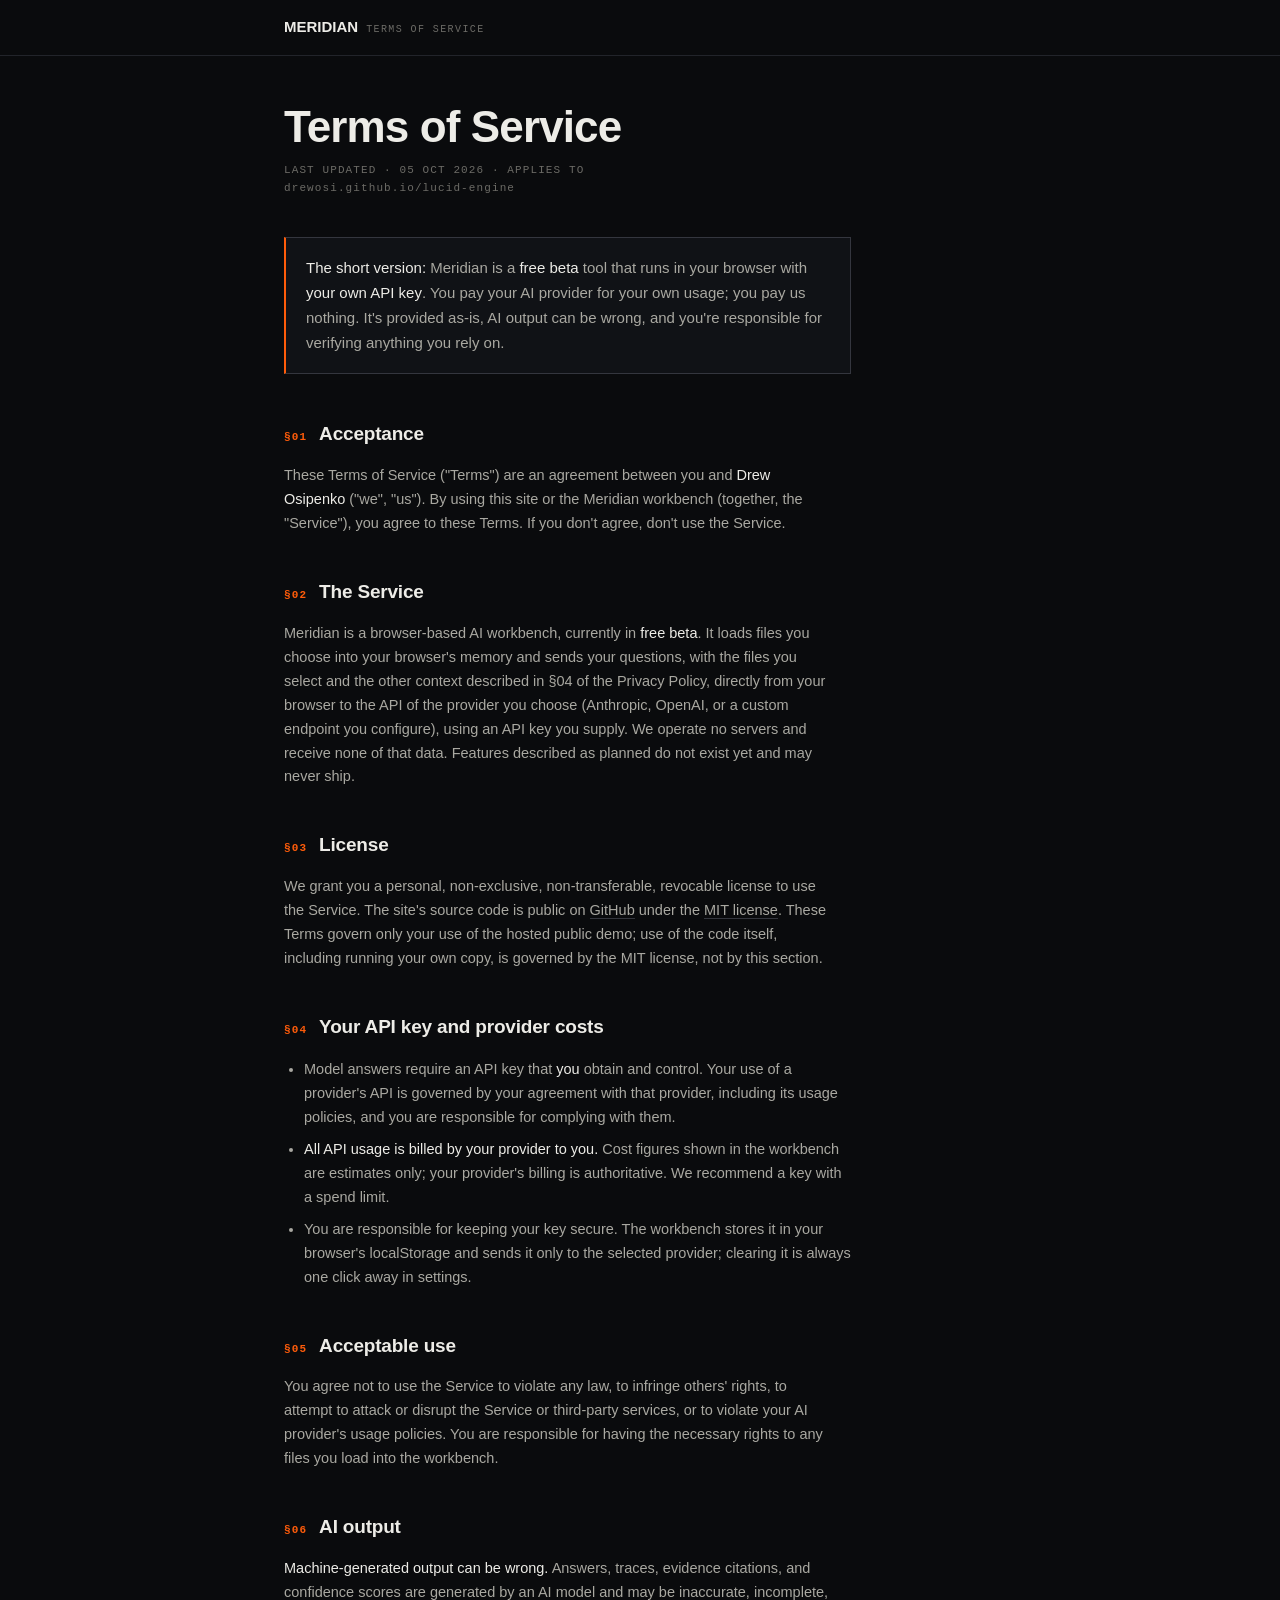
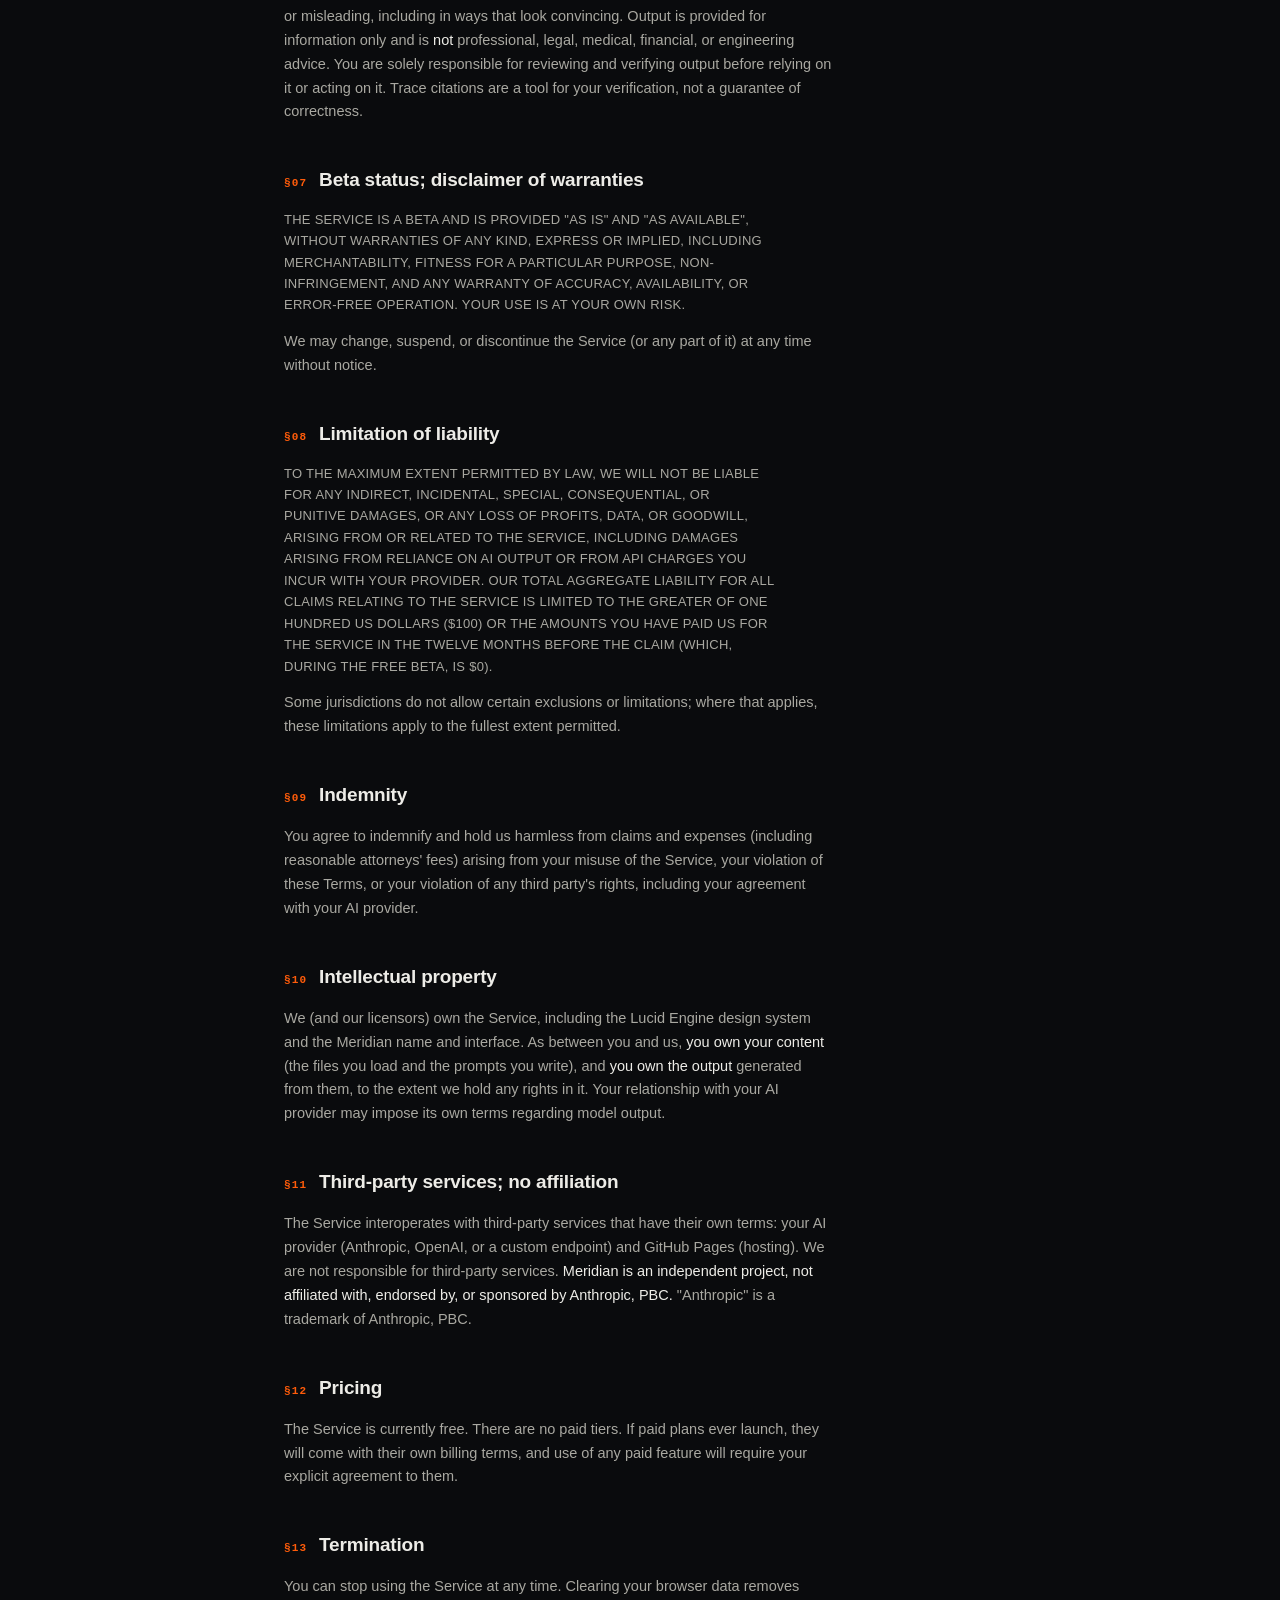
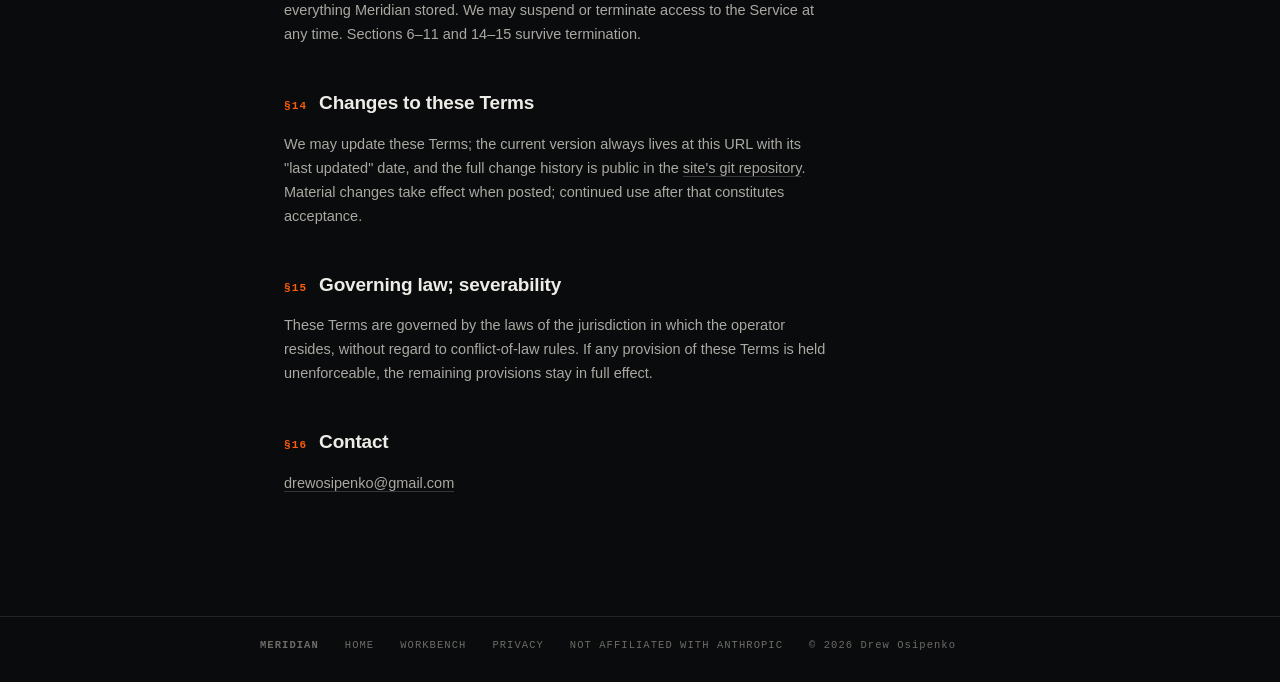
<file: terms.html>
<!doctype html>
<html lang="en">
<head>
<meta charset="utf-8">
<meta name="viewport" content="width=device-width, initial-scale=1">
<link rel="icon" href="favicon.png" type="image/png" sizes="64x64">
<link rel="icon" href="favicon.svg" type="image/svg+xml">
<link rel="apple-touch-icon" href="apple-touch-icon.png">
<title>MERIDIAN: Terms of Service</title>
<meta name="description" content="Terms of service for the MERIDIAN free beta, a browser-only AI workbench you run with your own API key.">
<link rel="canonical" href="https://drewosi.github.io/lucid-engine/terms.html">
<style>
  /* ============ LUCID ENGINE TOKENS ============ */
  #app {
    --paper: #0A0B0D; --surface: #101216; --surface-2: #14171C;
    --ink: #EDECE7; --ink-2: #A9A8A1; --ink-3: #6C6B66;
    --line: #22242A; --line-strong: #34363E;
    --accent: #FF5C0A; --accent-ink: #0A0B0D; --err: #E06B4F;
    --ease-snap: cubic-bezier(0.3, 0, 0, 1); --t-feedback: 120ms;
  }
  #app[data-mode="light"] {
    --paper: #FAFAF7; --surface: #FFFFFF; --surface-2: #F1F0EA;
    --ink: #111110; --ink-2: #4A4945; --ink-3: #8A8880;
    --line: #E4E2DB; --line-strong: #C9C7BE;
    --accent: #FF4F00; --accent-ink: #FFFFFF; --err: #C4452D;
  }
  * { box-sizing: border-box; }
  html, body { margin: 0; padding: 0; }
  #app { background: var(--paper); color: var(--ink); min-height: 100vh;
    font-family: "Helvetica Neue", "Segoe UI", -apple-system, Arial, sans-serif; line-height: 1.65; -webkit-font-smoothing: antialiased; }
  .mono { font-family: "Cascadia Code", "JetBrains Mono", ui-monospace, Consolas, monospace; font-variant-numeric: tabular-nums; }
  a { color: inherit; text-decoration: none; border-bottom: 1px solid var(--line-strong); transition: color var(--t-feedback) var(--ease-snap), border-color var(--t-feedback) var(--ease-snap); }
  a:hover { color: var(--accent); border-color: var(--accent); }
  :is(a, button):focus-visible { outline: 2px solid var(--accent); outline-offset: 2px; }
  nav.primary { height: 56px; border-bottom: 1px solid var(--line); display: flex; align-items: center; }
  nav.primary .in { width: min(760px, 100%); margin: 0 auto; padding: 0 24px; display: flex; align-items: baseline; gap: 14px; }
  .wordmark { font-weight: 700; font-size: 15px; border: none; }
  .wordmark .tag { font-family: "Cascadia Code", ui-monospace, Consolas, monospace; font-size: 10px; color: var(--ink-3); letter-spacing: .14em; font-weight: 400; margin-left: 8px; }
  main { width: min(760px, 100%); margin: 0 auto; padding: 48px 24px 80px; }
  h1 { font-size: clamp(30px, 5vw, 44px); letter-spacing: -.02em; line-height: 1.05; margin: 0 0 6px; }
  .updated { font-family: "Cascadia Code", ui-monospace, Consolas, monospace; font-size: 11px; letter-spacing: .1em; color: var(--ink-3); margin-bottom: 40px; }
  .lede { border: 1px solid var(--line-strong); border-left: 2px solid var(--accent); background: var(--surface); padding: 18px 20px; font-size: 15px; color: var(--ink-2); margin: 0 0 44px; }
  .lede b { color: var(--ink); font-weight: 500; }
  section { margin-bottom: 40px; }
  h2 { font-size: 19px; letter-spacing: -.01em; margin: 0 0 12px; display: flex; align-items: baseline; gap: 12px; }
  h2 .idx { font-family: "Cascadia Code", ui-monospace, Consolas, monospace; font-size: 11px; color: var(--accent); letter-spacing: .1em; }
  p, li { font-size: 14.5px; color: var(--ink-2); max-width: 68ch; }
  p b, li b { color: var(--ink); font-weight: 500; }
  ul { padding-left: 20px; display: grid; gap: 8px; }
  .caps { text-transform: uppercase; font-size: 13px; letter-spacing: .02em; }
  footer { border-top: 1px solid var(--line); padding: 20px 24px 28px; }
  footer .in { width: min(760px, 100%); margin: 0 auto; display: flex; flex-wrap: wrap; gap: 6px 26px; font-family: "Cascadia Code", ui-monospace, Consolas, monospace; font-size: 10.5px; letter-spacing: .1em; color: var(--ink-3); }
  footer a { border-bottom: none; }
</style>
</head>
<body>
<div id="app" data-mode="dark">
  <nav class="primary" aria-label="Primary">
    <div class="in"><a class="wordmark" href="index.html">MERIDIAN<span class="tag">TERMS OF SERVICE</span></a></div>
  </nav>
  <main>
    <h1>Terms of Service</h1>
    <p class="updated">LAST UPDATED · 05 OCT 2026 · APPLIES TO drewosi.github.io/lucid-engine</p>

    <p class="lede"><b>The short version:</b> Meridian is a <b>free beta</b> tool that runs in your browser with <b>your own API key</b>. You pay your AI provider for your own usage; you pay us nothing. It's provided as-is, AI output can be wrong, and you're responsible for verifying anything you rely on.</p>

    <section>
      <h2><span class="idx">§01</span>Acceptance</h2>
      <p>These Terms of Service ("Terms") are an agreement between you and <b>Drew Osipenko</b> ("we", "us"). By using this site or the Meridian workbench (together, the "Service"), you agree to these Terms. If you don't agree, don't use the Service.</p>
    </section>

    <section>
      <h2><span class="idx">§02</span>The Service</h2>
      <p>Meridian is a browser-based AI workbench, currently in <b>free beta</b>. It loads files you choose into your browser's memory and sends your questions, with the files you select and the other context described in §04 of the Privacy Policy, directly from your browser to the API of the provider you choose (Anthropic, OpenAI, or a custom endpoint you configure), using an API key you supply. We operate no servers and receive none of that data. Features described as planned do not exist yet and may never ship.</p>
    </section>

    <section>
      <h2><span class="idx">§03</span>License</h2>
      <p>We grant you a personal, non-exclusive, non-transferable, revocable license to use the Service. The site's source code is public on <a href="https://github.com/drewosi/lucid-engine">GitHub</a> under the <a href="https://github.com/drewosi/lucid-engine/blob/main/LICENSE">MIT license</a>. These Terms govern only your use of the hosted public demo; use of the code itself, including running your own copy, is governed by the MIT license, not by this section.</p>
    </section>

    <section>
      <h2><span class="idx">§04</span>Your API key and provider costs</h2>
      <ul>
        <li>Model answers require an API key that <b>you</b> obtain and control. Your use of a provider's API is governed by your agreement with that provider, including its usage policies, and you are responsible for complying with them.</li>
        <li><b>All API usage is billed by your provider to you.</b> Cost figures shown in the workbench are estimates only; your provider's billing is authoritative. We recommend a key with a spend limit.</li>
        <li>You are responsible for keeping your key secure. The workbench stores it in your browser's localStorage and sends it only to the selected provider; clearing it is always one click away in settings.</li>
      </ul>
    </section>

    <section>
      <h2><span class="idx">§05</span>Acceptable use</h2>
      <p>You agree not to use the Service to violate any law, to infringe others' rights, to attempt to attack or disrupt the Service or third-party services, or to violate your AI provider's usage policies. You are responsible for having the necessary rights to any files you load into the workbench.</p>
    </section>

    <section>
      <h2><span class="idx">§06</span>AI output</h2>
      <p><b>Machine-generated output can be wrong.</b> Answers, traces, evidence citations, and confidence scores are generated by an AI model and may be inaccurate, incomplete, or misleading, including in ways that look convincing. Output is provided for information only and is <b>not</b> professional, legal, medical, financial, or engineering advice. You are solely responsible for reviewing and verifying output before relying on it or acting on it. Trace citations are a tool for your verification, not a guarantee of correctness.</p>
    </section>

    <section>
      <h2><span class="idx">§07</span>Beta status; disclaimer of warranties</h2>
      <p class="caps">The Service is a beta and is provided "as is" and "as available", without warranties of any kind, express or implied, including merchantability, fitness for a particular purpose, non-infringement, and any warranty of accuracy, availability, or error-free operation. Your use is at your own risk.</p>
      <p>We may change, suspend, or discontinue the Service (or any part of it) at any time without notice.</p>
    </section>

    <section>
      <h2><span class="idx">§08</span>Limitation of liability</h2>
      <p class="caps">To the maximum extent permitted by law, we will not be liable for any indirect, incidental, special, consequential, or punitive damages, or any loss of profits, data, or goodwill, arising from or related to the Service, including damages arising from reliance on AI output or from API charges you incur with your provider. Our total aggregate liability for all claims relating to the Service is limited to the greater of one hundred US dollars ($100) or the amounts you have paid us for the Service in the twelve months before the claim (which, during the free beta, is $0).</p>
      <p>Some jurisdictions do not allow certain exclusions or limitations; where that applies, these limitations apply to the fullest extent permitted.</p>
    </section>

    <section>
      <h2><span class="idx">§09</span>Indemnity</h2>
      <p>You agree to indemnify and hold us harmless from claims and expenses (including reasonable attorneys' fees) arising from your misuse of the Service, your violation of these Terms, or your violation of any third party's rights, including your agreement with your AI provider.</p>
    </section>

    <section>
      <h2><span class="idx">§10</span>Intellectual property</h2>
      <p>We (and our licensors) own the Service, including the Lucid Engine design system and the Meridian name and interface. As between you and us, <b>you own your content</b> (the files you load and the prompts you write), and <b>you own the output</b> generated from them, to the extent we hold any rights in it. Your relationship with your AI provider may impose its own terms regarding model output.</p>
    </section>

    <section>
      <h2><span class="idx">§11</span>Third-party services; no affiliation</h2>
      <p>The Service interoperates with third-party services that have their own terms: your AI provider (Anthropic, OpenAI, or a custom endpoint) and GitHub Pages (hosting). We are not responsible for third-party services. <b>Meridian is an independent project, not affiliated with, endorsed by, or sponsored by Anthropic, PBC.</b> "Anthropic" is a trademark of Anthropic, PBC.</p>
    </section>

    <section>
      <h2><span class="idx">§12</span>Pricing</h2>
      <p>The Service is currently free. There are no paid tiers. If paid plans ever launch, they will come with their own billing terms, and use of any paid feature will require your explicit agreement to them.</p>
    </section>

    <section>
      <h2><span class="idx">§13</span>Termination</h2>
      <p>You can stop using the Service at any time. Clearing your browser data removes everything Meridian stored. We may suspend or terminate access to the Service at any time. Sections 6–11 and 14–15 survive termination.</p>
    </section>

    <section>
      <h2><span class="idx">§14</span>Changes to these Terms</h2>
      <p>We may update these Terms; the current version always lives at this URL with its "last updated" date, and the full change history is public in the <a href="https://github.com/drewosi/lucid-engine">site's git repository</a>. Material changes take effect when posted; continued use after that constitutes acceptance.</p>
    </section>

    <section>
      <h2><span class="idx">§15</span>Governing law; severability</h2>
      <p>These Terms are governed by the laws of the jurisdiction in which the operator resides, without regard to conflict-of-law rules. If any provision of these Terms is held unenforceable, the remaining provisions stay in full effect.</p>
    </section>

    <section>
      <h2><span class="idx">§16</span>Contact</h2>
      <p><a href="mailto:drewosipenko@gmail.com">drewosipenko@gmail.com</a></p>
    </section>
  </main>
  <footer>
    <div class="in">
      <span><b>MERIDIAN</b></span>
      <a href="index.html">HOME</a>
      <a href="app.html">WORKBENCH</a>
      <a href="privacy.html">PRIVACY</a>
      <span>NOT AFFILIATED WITH ANTHROPIC</span>
      <span>© 2026 Drew Osipenko</span>
    </div>
  </footer>
</div>
</body>
</html>
</file>
<file: app/app.css>
/* ============ LUCID ENGINE TOKENS · v2.0 — keep in sync with index.html ============ */
  #app {
    --paper: #0A0B0D;
    --surface: #101216;
    --surface-2: #14171C;
    --ink: #EDECE7;
    --ink-2: #A9A8A1;
    --ink-3: #6C6B66;
    --line: #22242A;
    --line-strong: #34363E;
    --accent: #FF5C0A;
    --accent-ink: #0A0B0D;
    --err: #E06B4F;
    --ok: #7BAE7F;

    --ease-out-engine: cubic-bezier(0.16, 1, 0.3, 1);
    --ease-inout-engine: cubic-bezier(0.65, 0, 0.35, 1);
    --ease-snap: cubic-bezier(0.3, 0, 0, 1);
    --t-feedback: 120ms;
    --t-state: 200ms;
    --t-entrance: 400ms;
    --t-ceremony: 600ms;

    /* v2.0 — Signal Orange as a lit instrument (controlled bloom, on-state only) */
    --flare: var(--accent);
    --flare-bloom:    0 0 0 1px rgba(255,92,10,.42), 0 0 14px -2px rgba(255,92,10,.55);
    --flare-bloom-lg: 0 0 0 1px rgba(255,92,10,.50), 0 0 24px -4px rgba(255,92,10,.52);
    /* v2.0 — authored monochrome: film grain (working screens stay calm — grain only) */
    --grain-opacity: .045;
    --atmosphere: radial-gradient(120% 66% at 50% -14%, rgba(255,255,255,.055), transparent 62%);
    --grain: url("data:image/svg+xml,%3Csvg xmlns='http://www.w3.org/2000/svg' width='140' height='140'%3E%3Cfilter id='n'%3E%3CfeTurbulence type='fractalNoise' baseFrequency='0.9' numOctaves='2' stitchTiles='stitch'/%3E%3C/filter%3E%3Crect width='100%25' height='100%25' filter='url(%23n)'/%3E%3C/svg%3E");
  }
  #app[data-mode="light"] {
    --paper: #FAFAF7;
    --surface: #FFFFFF;
    --surface-2: #F1F0EA;
    --ink: #111110;
    --ink-2: #4A4945;
    --ink-3: #8A8880;
    --line: #E4E2DB;
    --line-strong: #C9C7BE;
    --accent: #FF4F00;
    --accent-ink: #FFFFFF;
    --err: #C4452D;
    --ok: #3E7A44;

    --flare-bloom:    0 0 0 1px rgba(255,79,0,.30), 0 0 12px -2px rgba(255,79,0,.42);
    --flare-bloom-lg: 0 0 0 1px rgba(255,79,0,.36), 0 0 22px -4px rgba(255,79,0,.40);
    --grain-opacity: .028;
    --atmosphere: radial-gradient(120% 62% at 50% -12%, rgba(17,17,16,.045), transparent 60%);
  }

  /* v2.0 — film-grain over the working surface (above content, below modals z≥120 — modals stay crisp) */
  .grain {
    position: fixed; inset: 0; pointer-events: none; z-index: 110;
    opacity: var(--grain-opacity);
    background-image: var(--grain); background-size: 140px 140px;
    mix-blend-mode: overlay;
  }
  #app[data-mode="dark"] .grain { mix-blend-mode: soft-light; }
  @media (prefers-reduced-motion: reduce) { .grain { will-change: auto; } }

  * { box-sizing: border-box; }
  [hidden] { display: none !important; }
  html, body { margin: 0; padding: 0; height: 100%; }
  #app {
    background: var(--paper); color: var(--ink); height: 100vh; height: 100dvh;
    display: flex; flex-direction: column; overflow-x: clip;
    font-family: "Helvetica Neue", "Segoe UI", -apple-system, Arial, sans-serif;
    line-height: 1.55; -webkit-font-smoothing: antialiased;
    transition: background var(--t-state) var(--ease-inout-engine), color var(--t-state) var(--ease-inout-engine);
  }
  .mono { font-family: "Cascadia Code", "JetBrains Mono", ui-monospace, Consolas, monospace; font-variant-numeric: tabular-nums; }
  a { color: inherit; text-decoration: none; }
  :is(a, button, input, select, textarea, [tabindex]):focus-visible { outline: 2px solid var(--accent); outline-offset: 2px; }
  kbd { font-family: "Cascadia Code", ui-monospace, Consolas, monospace; font-size: 11px; border: 1px solid var(--line-strong); border-radius: 3px; padding: 2px 7px; color: var(--ink); }
  .sr-only { position: absolute; width: 1px; height: 1px; padding: 0; margin: -1px; overflow: hidden; clip: rect(0, 0, 0, 0); white-space: nowrap; border: 0; }
  /* local spacing/width utilities — formerly supplied by the Tailwind Play CDN,
     inlined here when the last third-party script was removed */
  .mt-2 { margin-top: .5rem; }
  .mt-1\.5 { margin-top: .375rem; }
  .w-full { width: 100%; }

  .btn { font-family: inherit; font-size: 13.5px; height: 36px; padding: 0 18px; border-radius: 3px; cursor: pointer; letter-spacing: .01em; display: inline-flex; align-items: center; gap: 8px;
    transition: transform var(--t-feedback) var(--ease-snap), filter var(--t-feedback) var(--ease-snap), border-color var(--t-feedback) var(--ease-snap), background var(--t-feedback) var(--ease-snap); }
  .btn:active { transform: scale(.985); }
  .btn:disabled { opacity: .45; cursor: not-allowed; }
  .btn-signal { background: var(--accent); color: var(--accent-ink); border: none; font-weight: 700; }
  .btn-signal:hover:not(:disabled) { filter: brightness(1.08); }
  .btn-hairline { background: transparent; color: var(--ink); border: 1px solid var(--line-strong); }
  .btn-hairline:hover:not(:disabled) { border-color: var(--accent); background: var(--surface); }
  .btn-quiet { background: transparent; border: none; color: var(--ink-3); font-family: "Cascadia Code", ui-monospace, Consolas, monospace; font-size: 10.5px; letter-spacing: .1em; cursor: pointer; padding: 4px 0; white-space: nowrap; }
  .btn-quiet:hover { color: var(--err); }

  /* ============ NAV ============ */
  nav.primary { flex: none; z-index: 100; height: 56px; background: var(--paper); border-bottom: 1px solid var(--line); }
  .nav-in { display: flex; align-items: center; gap: 16px; height: 100%; padding: 0 20px; }
  .wordmark { font-weight: 700; letter-spacing: .02em; font-size: 15px; display: flex; align-items: baseline; gap: 10px; white-space: nowrap; flex: none; }
  .wordmark .tag { font-family: "Cascadia Code", ui-monospace, Consolas, monospace; font-size: 10px; color: var(--ink-3); letter-spacing: .14em; font-weight: 400; }
  .nav-status { margin-left: auto; display: flex; align-items: center; gap: 14px; }
  .ctx-readout { font-family: "Cascadia Code", ui-monospace, Consolas, monospace; font-size: 11px; letter-spacing: .08em; color: var(--ink-3); white-space: nowrap; }
  .ctx-readout b { color: var(--ink); font-weight: 500; }
  select.modelsel { height: 32px; background: var(--paper); border: 1px solid var(--line-strong); border-radius: 3px; color: var(--ink); font-family: "Cascadia Code", ui-monospace, Consolas, monospace; font-size: 11px; letter-spacing: .08em; padding: 0 8px; cursor: pointer; }
  select.modelsel:focus { outline: none; border-color: var(--accent); }
  .btn-mode, .btn-icon { background: transparent; border: 1px solid var(--line-strong); color: var(--ink-3); font-family: "Cascadia Code", ui-monospace, Consolas, monospace; font-size: 10.5px; letter-spacing: .12em; height: 32px; padding: 0 10px; border-radius: 3px; cursor: pointer; }
  .btn-mode:hover, .btn-icon:hover { border-color: var(--accent); color: var(--ink); }
  .btn-icon[aria-expanded="true"] { border-color: var(--accent); color: var(--accent); }
  /* the sidebar toggle is open by default — a permanently lit accent chip would
     spend the signal color on nothing. The visible sidebar itself marks state. */
  #railbtn[aria-expanded="true"] { border-color: var(--line-strong); color: var(--ink-3); }
  #railbtn[aria-expanded="true"]:hover { border-color: var(--accent); color: var(--ink); }
  /* live session-cost chip in the nav */
  .navcost { display: inline-flex; align-items: center; gap: 4px; height: 32px; padding: 0 4px 0 6px; border-radius: 3px;
    background: transparent; border: 1px solid var(--accent); color: var(--accent);
    font-family: "Cascadia Code", ui-monospace, Consolas, monospace; font-size: 11px; letter-spacing: .06em; font-variant-numeric: tabular-nums; }
  .navcost > button { background: transparent; border: none; color: inherit; font: inherit; cursor: pointer; padding: 0 4px; height: 100%; }
  .navcost #navcostbtn:hover { filter: brightness(1.15); }
  .navcost .navcost-rst { display: inline-flex; align-items: center; justify-content: center; width: 20px; border-radius: 2px; color: var(--ink-3); font-size: 12px; }
  .navcost .navcost-rst:hover { color: var(--err); background: var(--surface); }
  /* skipped-file count badge on the rail toggle (visible when the rail is collapsed) */
  #railbtn { position: relative; }
  .railbadge { display: inline-flex; align-items: center; justify-content: center; min-width: 16px; height: 16px; padding: 0 4px; margin-left: 7px; border-radius: 8px; background: var(--accent); color: var(--accent-ink); font-family: "Cascadia Code", ui-monospace, Consolas, monospace; font-size: 9.5px; font-weight: 700; letter-spacing: 0; }
  /* hairline divider between readouts and command controls */
  .nav-sep { width: 1px; height: 20px; background: var(--line-strong); flex: none; }
  /* progressive nav collapse — every hidden control stays reachable via the palette */
  @media (max-width: 1280px) { #exporthtml { display: none; } }
  @media (max-width: 1200px) { #exportmd { display: none; } .nav-sep { display: none; } }
  @media (max-width: 1150px) { .wordmark .tag { display: none; } #keysbtn { display: none; } }
  @media (max-width: 1050px) { .ctx-readout { display: none; } }
  @media (max-width: 720px) { #palbtn { display: none; } }
  @media (max-width: 640px) {
    .nav-in { padding: 0 12px; gap: 8px; }
    .nav-status { gap: 8px; }
    .wordmark { font-size: 14px; }
    select.modelsel { padding: 0 4px; font-size: 10px; }
    .btn-icon { padding: 0 8px; }
    #modebtn, #navprov { display: none; } /* provider quick-switch stays reachable in settings */
    .navcost { font-size: 10px; padding: 0 2px 0 8px; }
  }
  @media (max-width: 380px) {
    .nav-in { padding: 0 8px; gap: 6px; }
    .nav-status { gap: 6px; }
    .wordmark { font-size: 13px; }
    select.modelsel { font-size: 9.5px; padding: 0 2px; }
    .btn-icon { padding: 0 6px; font-size: 9.5px; letter-spacing: .06em; }
  }

  /* ============ LAYOUT ============
     Three-region deck: resizable rail · chat stage · docked file viewer.
     --rail-w is set by the resize handle (shell.js) and persisted. The third
     column sizes to auto — 0 while the viewer is closed (display:none). */
  #app { --rail-w: 320px; }
  main.deck { flex: 1; display: grid; grid-template-columns: var(--rail-w) minmax(0, 1fr) auto; min-height: 0; }
  /* desktop-only collapse — a persisted collapsed state must never trap the
     mobile overlay shut (its own toggle governs below 860px). The rail stays a
     grid item (display:none would shift the stage into the 0-width column);
     visibility+overflow hide it and pull it out of the tab order. */
  @media (min-width: 861px) {
    #app.rail-collapsed main.deck { grid-template-columns: 0 minmax(0, 1fr) auto; }
    #app.rail-collapsed aside.rail { visibility: hidden; overflow: hidden; border-right: none; }
  }
  #railbtn { display: inline-flex; align-items: center; }
  @media (max-width: 860px) {
    main.deck { grid-template-columns: minmax(0, 1fr) auto !important; }
    /* main.deck-prefixed so these beat the later aside.rail base rules */
    main.deck aside.rail { position: fixed; inset: 56px 0 0 0; z-index: 90; background: var(--paper); display: none; width: auto; border-right: none; }
    main.deck aside.rail.open { display: flex; }
    #railresize { display: none; }
  }

  /* ============ CONTEXT RAIL ============ */
  aside.rail { position: relative; display: flex; min-height: 0; border-right: 1px solid var(--line); background: var(--paper); }
  .rail-scroll { flex: 1; min-width: 0; overflow-y: auto; padding: 18px 16px 24px; }
  /* resize handle — a machined seam, not a widget. Signal Trace on hover/drag. */
  #railresize { position: absolute; top: 0; right: 0; bottom: 0; width: 6px; cursor: col-resize; z-index: 5; background: transparent; transition: background var(--t-feedback) var(--ease-snap); }
  #railresize:hover, #railresize.dragging, #railresize:focus-visible { background: var(--accent); outline: none; }
  #railresize:focus-visible { box-shadow: inset 0 0 0 1px var(--accent-ink); }
  .rail-hd { font-family: "Cascadia Code", ui-monospace, Consolas, monospace; font-size: 10.5px; letter-spacing: .14em; color: var(--ink-3); margin: 0 0 10px; display: flex; align-items: baseline; }
  .rail-hd .n { margin-left: auto; color: var(--ink-2); }
  #dropzone { border: 1px dashed var(--line-strong); border-radius: 4px; padding: 18px 14px; text-align: center; color: var(--ink-3); font-size: 12.5px; transition: border-color var(--t-feedback) var(--ease-snap), background var(--t-feedback) var(--ease-snap); }
  #dropzone.hot { border-color: var(--accent); background: var(--surface); color: var(--ink-2); }
  #dropzone .pickrow { display: flex; gap: 8px; justify-content: center; margin-top: 10px; flex-wrap: wrap; }
  #dropzone .pick { font-family: "Cascadia Code", ui-monospace, Consolas, monospace; font-size: 10.5px; letter-spacing: .1em; background: transparent; border: 1px solid var(--line-strong); color: var(--ink-2); border-radius: 3px; padding: 6px 10px; cursor: pointer; }
  #dropzone .pick:hover { border-color: var(--accent); color: var(--ink); }
  .rail-note { font-family: "Cascadia Code", ui-monospace, Consolas, monospace; font-size: 10px; color: var(--ink-3); letter-spacing: .05em; margin: 10px 0 0; line-height: 1.7; }
  .rail-note b { color: var(--ink-2); font-weight: 500; }

  #budget { margin: 16px 0 4px; }
  .budget-bar { height: 3px; background: var(--line); border-radius: 2px; overflow: hidden; }
  .budget-bar i { display: block; height: 100%; width: 0%; background: var(--accent); transition: width var(--t-state) var(--ease-snap); }
  .budget-bar.full i { background: var(--err); }
  .budget-txt { font-family: "Cascadia Code", ui-monospace, Consolas, monospace; font-size: 10px; color: var(--ink-3); letter-spacing: .06em; margin-top: 5px; display: flex; justify-content: space-between; }

  /* tree search — filters by path substring; dirs auto-expand while filtering */
  #treesearchrow { margin-top: 12px; }
  #treesearch { width: 100%; height: 30px; background: var(--paper); border: 1px solid var(--line-strong); border-radius: 3px; color: var(--ink); font-size: 11px; letter-spacing: .04em; padding: 0 10px; box-sizing: border-box; }
  #treesearch:focus { outline: none; border-color: var(--accent); }
  #treesearch::placeholder { color: var(--ink-3); }

  #tree { margin-top: 8px; font-size: 12.5px; }
  .tree-empty { font-family: "Cascadia Code", ui-monospace, Consolas, monospace; font-size: 10.5px; color: var(--ink-3); letter-spacing: .06em; padding: 8px 2px; }
  /* directory row: collapse/expand toggle + tri-state select-all checkbox */
  .dir-row { display: flex; align-items: center; gap: 8px; padding: 6px 2px 3px; border-bottom: 1px solid var(--line); }
  .dir-tgl { flex: 1; min-width: 0; display: flex; align-items: center; gap: 7px; text-align: left; background: transparent; border: none; color: var(--ink-3); font-family: "Cascadia Code", ui-monospace, Consolas, monospace; font-size: 10.5px; letter-spacing: .08em; padding: 2px 0; cursor: pointer; }
  .dir-tgl:hover { color: var(--ink-2); }
  .dir-tgl .chev { flex: none; width: 10px; color: var(--ink-3); transition: transform var(--t-feedback) var(--ease-snap); }
  .dir-row.closed .chev { transform: rotate(-90deg); }
  .dir-tgl .dn { min-width: 0; overflow: hidden; text-overflow: ellipsis; white-space: nowrap; }
  .dir-tgl .dc { flex: none; color: var(--ink-3); font-size: 9.5px; }
  .dir-row:hover .dc, .dir-tgl:hover .dn { color: var(--ink-2); }
  .dir-check { accent-color: var(--accent); margin: 0; flex: none; }
  .file-row { display: flex; align-items: center; gap: 8px; padding: 3px 2px 3px 19px; color: var(--ink-2); }
  .file-row label { flex: 1; min-width: 0; display: flex; align-items: center; gap: 8px; cursor: pointer; }
  .file-row .nm { overflow: hidden; text-overflow: ellipsis; white-space: nowrap; }
  .file-row input[type="checkbox"] { accent-color: var(--accent); margin: 0; flex: none; }
  .file-row .tk { margin-left: auto; font-family: "Cascadia Code", ui-monospace, Consolas, monospace; font-size: 9.5px; color: var(--ink-3); flex: none; }
  .file-row:hover { color: var(--ink); }
  #skipnote { margin-top: 10px; }
  #ctxactions { margin-top: 8px; display: flex; flex-wrap: wrap; gap: 4px 16px; }
  #ctxmoderow { margin: 10px 0 0; display: flex; flex-wrap: wrap; gap: 4px 16px; }
  .btn-quiet.acc:hover { color: var(--accent); }
  .btn-quiet.on { color: var(--accent); }

  /* saved projects shelf */
  #projshelf { margin-bottom: 18px; }
  .proj-row { display: flex; align-items: center; gap: 8px; padding: 5px 2px; font-family: "Cascadia Code", ui-monospace, Consolas, monospace; font-size: 10.5px; color: var(--ink-2); border-bottom: 1px solid var(--line); }
  .proj-row .pn { flex: 1; min-width: 0; overflow: hidden; text-overflow: ellipsis; white-space: nowrap; background: none; border: none; color: var(--ink-2); font-family: inherit; font-size: inherit; text-align: left; cursor: pointer; padding: 0; }
  .proj-row .pn:hover { color: var(--accent); }
  .proj-row .pm { color: var(--ink-3); font-size: 9.5px; white-space: nowrap; flex: none; }
  .proj-row .px { background: none; border: none; color: var(--ink-3); cursor: pointer; font-family: inherit; font-size: 10.5px; padding: 0 2px; flex: none; }
  .proj-row .px:hover { color: var(--err); }

  /* workspace repos — rows reuse .proj-row, the meter reuses the budget bar */
  #wsshelf { margin: 18px 0 0; }
  .proj-row .pn.on { color: var(--accent); }
  .proj-row .pn.wait { color: var(--ink-3); cursor: default; }
  .proj-row .btn-quiet { flex: none; padding: 0; }
  #wsactions { margin-top: 6px; display: flex; flex-wrap: wrap; gap: 4px 16px; }
  #wscap { margin: 10px 0 0; }

  #ignorein { width: 100%; background: var(--paper); border: 1px solid var(--line-strong); border-radius: 3px; color: var(--ink); font-family: "Cascadia Code", ui-monospace, Consolas, monospace; font-size: 11.5px; padding: 8px 10px; resize: vertical; box-sizing: border-box; }
  #ignorein:focus { outline: none; border-color: var(--accent); }

  /* context send preview */
  .prev-sec { font-family: "Cascadia Code", ui-monospace, Consolas, monospace; font-size: 10px; letter-spacing: .14em; color: var(--ink-3); margin: 14px 0 6px; }
  .prev-note { font-family: "Cascadia Code", ui-monospace, Consolas, monospace; font-size: 10.5px; color: var(--ink-2); letter-spacing: .04em; line-height: 1.6; margin: 0 0 4px; }
  .prev-row { display: flex; align-items: center; gap: 10px; padding: 3px 0; border-bottom: 1px solid var(--line); font-family: "Cascadia Code", ui-monospace, Consolas, monospace; font-size: 11px; color: var(--ink-2); }
  .prev-row .pp { flex: 1; min-width: 0; overflow: hidden; text-overflow: ellipsis; white-space: nowrap; }
  .prev-row .pt { color: var(--ink-3); font-size: 10px; flex: none; }
  .prev-row .pk { flex: none; border: 1px solid var(--line-strong); border-radius: 3px; padding: 0 6px; font-size: 9px; letter-spacing: .1em; color: var(--ink-3); }
  .prev-row .pk.ex { border-color: var(--accent); color: var(--accent); }
  .prev-row .pw { margin-left: 10px; font-size: 9.5px; color: var(--ink-3); letter-spacing: .05em; }
  .prev-row.np .pp { color: var(--ink-3); }
  .prev-ctl { flex: none; border: 1px solid var(--line-strong); border-radius: 3px; background: transparent; color: var(--ink-3); cursor: pointer; font-size: 11px; line-height: 1; padding: 1px 6px; font-family: inherit; }
  .prev-ctl:hover { border-color: var(--accent); color: var(--accent); }
  .prev-ctl.on { color: var(--accent); border-color: var(--accent); }
  #prevbody pre.mapview { background: var(--paper); border: 1px solid var(--line); border-radius: 3px; padding: 10px 12px; font-size: 11px; line-height: 1.5; overflow-x: auto; white-space: pre; font-family: "Cascadia Code", ui-monospace, Consolas, monospace; }

  /* skipped-file review */
  #skiplist { max-height: 46vh; overflow-y: auto; margin-top: 4px; }
  .skip-grp { font-family: "Cascadia Code", ui-monospace, Consolas, monospace; font-size: 10px; letter-spacing: .14em; color: var(--ink-3); margin: 14px 0 4px; }
  .skip-row { display: flex; align-items: center; gap: 10px; padding: 4px 0; border-bottom: 1px solid var(--line); font-family: "Cascadia Code", ui-monospace, Consolas, monospace; font-size: 11px; color: var(--ink-2); }
  .skip-row .sp { flex: 1; min-width: 0; overflow: hidden; text-overflow: ellipsis; white-space: nowrap; }
  .skip-row .sz { color: var(--ink-3); font-size: 10px; flex: none; }

  /* ============ CONVERSATION ============ */
  section.stage { display: flex; flex-direction: column; min-height: 0; min-width: 0; }
  #convo { flex: 1; overflow-y: auto; padding: 26px 24px 12px; scroll-behavior: smooth; }
  @media (prefers-reduced-motion: reduce) { #convo { scroll-behavior: auto; } }
  .convo-in { max-width: 860px; margin: 0 auto; }
  #empty { color: var(--ink-3); font-size: 13.5px; max-width: 52ch; margin: 8vh auto 0; text-align: left; }
  #empty h2 { font-size: 21px; letter-spacing: -.01em; color: var(--ink); margin: 0 0 10px; }
  #empty ol { margin: 14px 0 0; padding-left: 20px; display: grid; gap: 8px; color: var(--ink-2); }
  #empty .mono { font-size: 11px; color: var(--ink-3); }

  .msg { margin-bottom: 18px; }
  .msg-u { font-family: "Cascadia Code", "JetBrains Mono", ui-monospace, Consolas, monospace; font-size: 12.5px; color: var(--ink-2); white-space: pre-wrap; word-break: break-word; padding: 10px 14px; border-left: 2px solid var(--line-strong); }
  .msg-u::before { content: "> "; color: var(--ink-3); }

  .msg-a { background: var(--surface); border: 1px solid var(--line-strong); border-radius: 4px; overflow: hidden; }
  .msg-a .term-hd { display: flex; align-items: center; gap: 12px; padding: 9px 16px; border-bottom: 1px solid var(--line); font-family: "Cascadia Code", ui-monospace, Consolas, monospace; font-size: 10px; letter-spacing: .14em; color: var(--ink-3); }
  .msg-a .term-hd .chip { margin-left: auto; display: inline-flex; align-items: center; gap: 6px; border: 1px solid var(--accent); color: var(--accent); border-radius: 3px; padding: 1px 8px; font-size: 9.5px; letter-spacing: .1em; }
  .msg-a .term-hd .hdcopy { border: 1px solid var(--line-strong); background: transparent; color: var(--ink-2); border-radius: 3px; padding: 1px 8px; font-size: 9.5px; letter-spacing: .1em; cursor: pointer; font-family: inherit; }
  .msg-a .term-hd .hdcopy:hover { border-color: var(--accent); color: var(--accent); }
  /* one-time first-answer orientation — a note in the seam, never a modal */
  .orient { margin-top: 12px; padding-top: 10px; border-top: 1px dashed var(--line-strong); font-size: 11px; color: var(--ink-3); letter-spacing: .03em; line-height: 1.8; }
  .orient .lead { color: var(--ok); }
  .orient .kbd-link { color: var(--ink-2); font-size: inherit; }
  .orient .kbd-link:hover { color: var(--accent); }
  .msg-a .term-hd .chip.dim { border-color: var(--line-strong); color: var(--ink-3); }
  .msg-a .term-hd .chip.err { border-color: var(--err); color: var(--err); }
  .msg-a .bd { padding: 16px 18px 18px; font-family: "Cascadia Code", "JetBrains Mono", ui-monospace, Consolas, monospace; font-size: 12.5px; line-height: 1.7; color: var(--ink); }
  .msg-a .bd .txt { white-space: pre-wrap; word-break: break-word; }
  .msg-a .bd .txt b { color: var(--ink); font-weight: 700; }
  .msg-a .bd .txt code { background: var(--surface-2); border: 1px solid var(--line); border-radius: 3px; padding: 0 5px; font-size: 12px; }
  .msg-a .bd pre { background: var(--paper); border: 1px solid var(--line); border-radius: 3px; padding: 12px 14px; overflow-x: auto; margin: 10px 0; }
  .msg-a .bd pre code { background: none; border: none; padding: 0; font-size: 12px; line-height: 1.6; }
  .msg-a .bd .cursor { display: inline-block; width: 1ch; background: var(--accent); box-shadow: var(--flare-bloom); height: 1.1em; vertical-align: text-bottom; animation: flare 1s steps(2) infinite; }
  @keyframes flare { from { opacity: .4; } to { opacity: 1; } }
  .integrity { margin-top: 12px; border: 1px solid var(--line-strong); border-radius: 3px; padding: 8px 12px; font-size: 11.5px; letter-spacing: .03em; line-height: 1.55; color: var(--ink-2); }
  .integrity.verified { border-color: var(--accent); color: var(--accent); }
  .integrity.unverified { border-color: var(--err); color: var(--err); }
  .integrity ul { margin: 6px 0 0; padding-left: 18px; color: var(--ink-2); overflow-wrap: anywhere; }
  .msg-a .errline { color: var(--err); font-family: "Cascadia Code", ui-monospace, Consolas, monospace; font-size: 12px; letter-spacing: .03em; }

  /* trace console */
  .trace-tree { border-top: 1px dashed var(--line-strong); margin-top: 16px; padding-top: 14px; position: relative; }
  .trace-tree .tt { font-size: 10px; letter-spacing: .14em; color: var(--ink-3); margin-bottom: 12px; display: flex; }
  .trace-tree .tt .cf { margin-left: auto; color: var(--ink-2); }
  .trace-tree .tt .cf b { color: var(--accent); font-weight: 500; }
  .tstep { display: flex; gap: 12px; padding: 5px 0; position: relative; z-index: 2; }
  .tstep .sn { flex: none; font-size: 10px; color: var(--accent); letter-spacing: .1em; padding-top: 2px; }
  .tstep .sb { min-width: 0; }
  .tstep .sa { font-size: 12px; color: var(--ink); }
  .tstep .sd { font-size: 11.5px; color: var(--ink-2); }
  .ev-row { display: flex; flex-wrap: wrap; gap: 6px; margin-top: 6px; position: relative; z-index: 2; }
  .ev { border: 1px solid var(--line-strong); border-radius: 3px; padding: 4px 9px; font-size: 10.5px; color: var(--ink-2); cursor: pointer; background: var(--surface); font-family: inherit; transition: border-color var(--t-feedback) var(--ease-snap), color var(--t-feedback) var(--ease-snap); }
  .ev:hover, .ev:focus { border-color: var(--accent); color: var(--ink); }
  .ev .src { color: var(--ink-3); }
  .ev.dead { opacity: .5; cursor: not-allowed; }
  .ev.dead:hover { border-color: var(--line-strong); color: var(--ink-2); }
  .ev-cell { display: inline-flex; align-items: stretch; }
  .ev-cell .ev { border-top-right-radius: 0; border-bottom-right-radius: 0; }
  .evcopy { border: 1px solid var(--line-strong); border-left: none; border-radius: 0; background: var(--surface); color: var(--ink-3); cursor: pointer; font-size: 11px; line-height: 1; padding: 0 7px; font-family: inherit; }
  .evcopy:hover { border-color: var(--accent); color: var(--accent); }
  .evpin { border: 1px solid var(--line-strong); border-left: none; border-radius: 0 3px 3px 0; background: var(--surface); color: var(--ink-3); cursor: pointer; font-size: 11px; line-height: 1; padding: 0 7px; font-family: inherit; }
  .evpin:hover { border-color: var(--accent); color: var(--accent); }
  .evpin.on { color: var(--accent); border-color: var(--accent); }
  /* pinned-evidence tray — a seam above the composer, never a modal */
  #pintray { border-top: 1px dashed var(--line-strong); padding: 10px 0 4px; margin-bottom: 8px; }
  .pin-hd { display: flex; align-items: baseline; gap: 14px; font-size: 11px; letter-spacing: .1em; color: var(--accent); }
  .pin-hd .btn-quiet { font-size: 10px; }
  #pintray .ev-row { margin-top: 8px; }
  .pin-note { margin-top: 8px; font-size: 10px; color: var(--ink-3); letter-spacing: .03em; line-height: 1.7; }
  .ev.unverified { border-style: dashed; border-color: var(--err); }
  .reground-row { margin-top: 12px; }
  #selftestveil table { width: 100%; border-collapse: collapse; margin: 12px 0; }
  #selftestveil td { padding: 4px 6px; border-bottom: 1px solid var(--line); font-size: 12.5px; color: var(--ink-2); vertical-align: top; }
  #selftestveil td:first-child { width: 22px; }
  #selftestveil .st-pass { color: var(--ok); }
  #selftestveil .st-fail { color: var(--err); }
  #selftestveil .st-badge { border: 1px solid var(--accent); color: var(--accent); border-radius: 3px; padding: 1px 7px; font-size: 9px; letter-spacing: .12em; margin-left: 8px; }
  .linkcanvas { position: absolute; inset: 0; z-index: 1; pointer-events: none; }
  .trace-wait { font-family: "Cascadia Code", ui-monospace, Consolas, monospace; font-size: 10.5px; letter-spacing: .12em; color: var(--ink-3); border-top: 1px dashed var(--line-strong); margin-top: 16px; padding-top: 14px; }
  .trace-wait i { display: inline-block; width: 8px; height: 8px; background: var(--accent); box-shadow: var(--flare-bloom); animation: flare 1s var(--ease-inout-engine) infinite alternate; margin-right: 8px; }

  /* proposed actions (experimental instrument) */
  .act-card { border-top: 1px dashed var(--line-strong); margin-top: 14px; padding-top: 12px; }
  .act-hd { font-family: "Cascadia Code", ui-monospace, Consolas, monospace; font-size: 10px; letter-spacing: .14em; color: var(--ink-3); margin-bottom: 6px; display: flex; gap: 10px; align-items: center; flex-wrap: wrap; }
  .act-hd .exp { border: 1px solid var(--err); color: var(--err); border-radius: 3px; padding: 0 6px; font-size: 9px; letter-spacing: .1em; }
  .act { display: flex; gap: 8px; align-items: center; padding: 7px 0; flex-wrap: wrap; border-bottom: 1px solid var(--line); }
  .act:last-child { border-bottom: none; }
  .act .abadge { font-family: "Cascadia Code", ui-monospace, Consolas, monospace; border: 1px solid var(--accent); color: var(--accent); border-radius: 3px; padding: 1px 7px; font-size: 9px; letter-spacing: .12em; flex: none; }
  .act .abadge.dim { border-color: var(--line-strong); color: var(--ink-3); }
  .act code.cmd { background: var(--paper); border: 1px solid var(--line); border-radius: 3px; padding: 3px 8px; font-size: 11.5px; word-break: break-all; }
  .act .why { font-size: 11px; color: var(--ink-2); flex-basis: 100%; margin: 0; }
  .act .ares { flex-basis: 100%; }
  .act .ares .sumline { font-family: "Cascadia Code", ui-monospace, Consolas, monospace; font-size: 10.5px; color: var(--ink-2); letter-spacing: .04em; padding: 2px 0; }

  /* ============ COMPOSER ============ */
  .composer { flex: none; border-top: 1px solid var(--line); background: var(--paper); padding: 12px 24px 14px; }
  .composer-in { max-width: 860px; margin: 0 auto; }
  #statusline { font-family: "Cascadia Code", ui-monospace, Consolas, monospace; font-size: 10px; letter-spacing: .08em; color: var(--ink-3); min-height: 15px; margin-bottom: 6px; display: flex; flex-wrap: wrap; gap: 4px 24px; }
  #statusline .err { color: var(--err); }
  #statusline .cost { margin-left: auto; white-space: nowrap; }
  @media (max-width: 720px) {
    #statusline .cost { margin-left: 0; white-space: normal; flex-basis: 100%; }
    #convo { padding: 16px 14px 10px; }
    .composer { padding: 10px 14px 12px; }
    .msg-a .bd { padding: 14px; }
    .comp-note .kbd-hint { display: none; }
  }
  .comp-row { display: flex; gap: 10px; align-items: flex-end; }
  #prompt { flex: 1; min-height: 44px; max-height: 180px; resize: vertical; background: var(--surface); border: 1px solid var(--line-strong); border-radius: 3px; color: var(--ink); font-family: "Cascadia Code", "JetBrains Mono", ui-monospace, Consolas, monospace; font-size: 13px; line-height: 1.55; padding: 11px 14px; }
  #prompt:focus { outline: none; border-color: var(--accent); }
  .comp-note { font-family: "Cascadia Code", ui-monospace, Consolas, monospace; font-size: 9.5px; color: var(--ink-3); letter-spacing: .05em; margin-top: 6px; display: flex; flex-wrap: wrap; gap: 4px 18px; }
  .comp-note a { color: var(--ink-2); border-bottom: 1px solid var(--line-strong); }
  .comp-note a:hover { color: var(--accent); border-color: var(--accent); }
  .kbd-link { background: transparent; border: none; padding: 0; cursor: pointer; color: var(--ink-2); font-size: inherit; letter-spacing: inherit; border-bottom: 1px solid var(--line-strong); }
  .kbd-link:hover { color: var(--accent); border-color: var(--accent); }

  /* ============ MODALS / DRAWER ============ */
  .veil { position: fixed; inset: 0; z-index: 150; display: none; align-items: center; justify-content: center; background: rgba(10, 11, 13, .6); padding: 20px; }
  .veil.on { display: flex; }
  .modal { width: min(560px, 94vw); max-height: 86vh; overflow-y: auto; background: var(--surface); border: 1px solid var(--line-strong); border-radius: 4px; padding: 24px 26px 26px; }
  .modal h2 { margin: 0 0 4px; font-size: 20px; letter-spacing: -.01em; }
  .modal .k { font-family: "Cascadia Code", ui-monospace, Consolas, monospace; font-size: 10.5px; letter-spacing: .14em; color: var(--accent); margin-bottom: 14px; }
  .modal p, .modal li { font-size: 13.5px; color: var(--ink-2); }
  .modal p b, .modal li b { color: var(--ink); font-weight: 500; }
  .modal ul { padding-left: 18px; display: grid; gap: 8px; margin: 12px 0 18px; }
  .modal .row { display: flex; gap: 10px; margin-top: 18px; flex-wrap: wrap; }  .modal a.leglink { color: var(--ink); border-bottom: 1px solid var(--line-strong); }
  .modal a.leglink:hover { color: var(--accent); border-color: var(--accent); }
  /* LOCAL question menu — the "what can I ask" catalog */
  .modal.modal-wide { width: min(680px, 94vw); }
  .lm-grp { font-size: 10px; letter-spacing: .14em; color: var(--ink-3); margin: 16px 0 8px; }
  .lm-grp:first-child { margin-top: 0; }
  .lm-items { display: grid; grid-template-columns: repeat(auto-fit, minmax(220px, 1fr)); gap: 1px; background: var(--line); border: 1px solid var(--line); border-radius: 3px; overflow: hidden; margin-bottom: 4px; }
  .lm-item { background: var(--surface); border: none; text-align: left; padding: 9px 11px; cursor: pointer; display: flex; flex-direction: column; gap: 3px; transition: background var(--t-feedback) var(--ease-snap); }
  .lm-item:hover, .lm-item:focus-visible { background: var(--surface-2); outline: none; }
  .lm-item .lm-l { font-size: 12.5px; color: var(--ink); }
  .lm-item:hover .lm-l, .lm-item:focus-visible .lm-l { color: var(--accent); }
  .lm-item .lm-c { font-size: 10.5px; color: var(--ink-3); }
  /* empty-state starter chips */
  .empty-asks-wrap { margin-top: 20px; }
  .empty-asks-hd { font-size: 11px; color: var(--ink-3); margin-bottom: 8px; }
  .empty-asks { display: flex; flex-wrap: wrap; gap: 8px; }
  .ask-chip { background: var(--surface); border: 1px solid var(--line-strong); border-radius: 3px; color: var(--ink-2); font-size: 11.5px; padding: 5px 10px; cursor: pointer; transition: color var(--t-feedback) var(--ease-snap), border-color var(--t-feedback) var(--ease-snap); }
  .ask-chip:hover, .ask-chip:focus-visible { color: var(--accent); border-color: var(--accent); outline: none; }
  @media (max-width: 560px) {
    .veil { align-items: flex-start; padding: 12px; }
    .modal { max-height: calc(100dvh - 24px); padding: 18px 16px 20px; }
    .modal h2 { font-size: 18px; }
  }

  /* file viewer (shared shell with the send preview) */
  .viewer { width: min(880px, 96vw); max-height: 88vh; display: flex; flex-direction: column; background: var(--surface); border: 1px solid var(--line-strong); border-radius: 4px; overflow: hidden; }
  .viewer .vh { display: flex; align-items: center; gap: 12px; padding: 10px 16px; border-bottom: 1px solid var(--line); font-family: "Cascadia Code", ui-monospace, Consolas, monospace; font-size: 11px; letter-spacing: .08em; color: var(--ink-2); }
  .viewer .vh .rng { color: var(--accent); }
  .viewer .vh > button, .viewer .vh .vh-acts { margin-left: auto; flex: none; }
  .viewer .vh .vh-acts { display: flex; gap: 8px; }
  .viewer .vh #vtitle { min-width: 0; overflow: hidden; text-overflow: ellipsis; white-space: nowrap; }
  /* ≥1100px the cited-file viewer docks as the deck's third column — the chat
     narrows beside it instead of being covered. Below, it stays a modal. */
  @media (min-width: 1100px) {
    #viewveil { display: none; position: static; inset: auto; z-index: auto; background: none; padding: 0; border-left: 1px solid var(--line); min-height: 0; align-items: stretch; justify-content: stretch; }
    #viewveil.on { display: flex; }
    #viewveil .viewer { width: clamp(360px, 34vw, 680px); height: 100%; max-height: none; border: none; border-radius: 0; }
  }
  .viewer .vb { overflow: auto; padding: 12px 0; font-family: "Cascadia Code", "JetBrains Mono", ui-monospace, Consolas, monospace; font-size: 12px; line-height: 1.6; }
  .viewer .ln { display: flex; white-space: pre; }
  .viewer .ln .no { flex: none; width: 56px; text-align: right; padding-right: 14px; color: var(--ink-3); user-select: none; }
  .viewer .ln .tx { padding-right: 18px; }
  .viewer .ln.hit { background: var(--surface-2); box-shadow: inset 2px 0 0 var(--accent); }
  .viewer .ln .tx mark.qhit { background: transparent; color: var(--accent); box-shadow: inset 0 -1px 0 var(--accent); } /* the cited quote inside the hit range */
  .viewer .vmore { display: block; width: 100%; padding: 6px 18px 6px 56px; text-align: left; background: none; border: 0; cursor: pointer; color: var(--ink-3); font-size: 11px; letter-spacing: .08em; }
  .viewer .vmore:hover, .viewer .vmore:focus-visible { color: var(--accent); }

  /* settings drawer */
  #drawer { position: fixed; top: 56px; right: 0; bottom: 0; z-index: 120; width: min(380px, 94vw); background: var(--surface); border-left: 1px solid var(--line-strong); transform: translateX(102%); transition: transform var(--t-state) var(--ease-out-engine); overflow-y: auto; padding: 22px 22px 30px; }
  #drawer.open { transform: none; }
  #drawer h2 { font-family: "Cascadia Code", ui-monospace, Consolas, monospace; font-size: 11px; letter-spacing: .14em; color: var(--accent); font-weight: 500; margin: 0 0 18px; }
  #drawer h3 { font-family: "Cascadia Code", ui-monospace, Consolas, monospace; font-size: 10.5px; letter-spacing: .14em; color: var(--ink-3); font-weight: 500; margin: 22px 0 8px; }
  #drawer p { font-size: 12px; color: var(--ink-2); margin: 8px 0; line-height: 1.6; }
  .key-row { display: flex; gap: 8px; }
  .key-row input { flex: 1; min-width: 0; height: 40px; background: var(--paper); border: 1px solid var(--line-strong); border-radius: 3px; color: var(--ink); font-family: "Cascadia Code", ui-monospace, Consolas, monospace; font-size: 12px; padding: 0 12px; }
  .key-row input:focus { outline: none; border-color: var(--accent); }
  #keystate { font-family: "Cascadia Code", ui-monospace, Consolas, monospace; font-size: 11px; letter-spacing: .05em; color: var(--ink-2); margin-top: 8px; min-height: 16px; }
  #keystate .on { color: var(--ok); }
  #drawer .note { font-family: "Cascadia Code", ui-monospace, Consolas, monospace; font-size: 10px; color: var(--ink-3); letter-spacing: .04em; line-height: 1.7; }

  /* command palette — spec: DESIGN-DNA §command palette */
  #palette { position: fixed; inset: 0; z-index: 155; display: none; align-items: flex-start; justify-content: center; background: rgba(10, 11, 13, .6); padding-top: 20vh; }
  #palette.on { display: flex; }
  .pal-card { width: min(560px, 92vw); background: var(--surface); border: 1px solid var(--line-strong); border-radius: 4px; overflow: hidden; }
  #pal-in { width: 100%; height: 48px; background: transparent; border: none; border-bottom: 1px solid var(--line); color: var(--ink); font-family: "Cascadia Code", ui-monospace, Consolas, monospace; font-size: 13.5px; padding: 0 16px; letter-spacing: .04em; box-sizing: border-box; }
  #pal-in:focus { outline: none; }
  #pal-list { max-height: 320px; overflow-y: auto; padding: 6px 0; }
  .pal-row { display: flex; align-items: center; gap: 12px; height: 40px; padding: 0 16px; cursor: pointer; border-left: 2px solid transparent; }
  .pal-row .grp { font-family: "Cascadia Code", ui-monospace, Consolas, monospace; font-size: 10px; letter-spacing: .12em; color: var(--ink-3); width: 96px; flex: none; }
  .pal-row .nm { font-size: 14px; color: var(--ink-2); overflow: hidden; text-overflow: ellipsis; white-space: nowrap; }
  .pal-row kbd { margin-left: auto; flex: none; }
  .pal-row.sel { background: var(--surface-2); border-left-color: var(--accent); }
  .pal-row.sel .nm { color: var(--ink); }
  .pal-empty { padding: 16px; font-family: "Cascadia Code", ui-monospace, Consolas, monospace; font-size: 11.5px; color: var(--ink-3); letter-spacing: .06em; }

  /* keymap modal */
  #keymapveil table { width: 100%; border-collapse: collapse; margin: 12px 0 4px; }
  #keymapveil td { padding: 7px 4px; border-bottom: 1px solid var(--line); font-size: 13px; color: var(--ink-2); }
  #keymapveil td:first-child { width: 40%; white-space: nowrap; }

  /* toasts */
  #toasts { position: fixed; right: 16px; bottom: 16px; z-index: 160; display: grid; gap: 8px; }
  .toast { width: 320px; max-width: calc(100vw - 32px); background: var(--surface); border: 1px solid var(--line-strong); border-left: 2px solid var(--accent); border-radius: 3px; padding: 12px 14px; font-size: 13px; color: var(--ink); opacity: 0; transform: translateY(8px); transition: opacity var(--t-entrance) var(--ease-out-engine), transform var(--t-entrance) var(--ease-out-engine); }
  .toast.in { opacity: 1; transform: none; }
  .toast.has-act { display: flex; flex-wrap: wrap; align-items: center; gap: 10px 12px; }
  .toast.has-act .toast-msg { flex: 1 1 100%; }
  .toast-act { flex: none; background: transparent; border: 1px solid var(--accent); color: var(--accent); border-radius: 3px; padding: 4px 10px; font-size: 10.5px; letter-spacing: .08em; cursor: pointer; white-space: nowrap; }
  .toast-act:hover { background: var(--accent); color: var(--accent-ink); }

  /* footer strip */
  footer.strip { flex: none; border-top: 1px solid var(--line); padding: 8px 20px; display: flex; flex-wrap: wrap; gap: 4px 24px; font-family: "Cascadia Code", ui-monospace, Consolas, monospace; font-size: 9.5px; letter-spacing: .08em; color: var(--ink-3); }
  footer.strip a { border-bottom: 1px solid transparent; }
  footer.strip a:hover { color: var(--accent); }
  @media (max-width: 720px) { footer.strip span.opt { display: none; } }

  /* first-run demo banner */
  .demobanner { border: 1px solid var(--accent); border-radius: 4px; background: var(--surface); padding: 14px 16px; margin-bottom: 18px; display: grid; gap: 10px; }
  .demobanner .dm { font-family: "Cascadia Code", ui-monospace, Consolas, monospace; color: var(--accent); font-size: 10px; letter-spacing: .14em; }
  .demobanner .dt { font-size: 13px; color: var(--ink-2); line-height: 1.55; }
  .demobanner .dt b { color: var(--ink); font-weight: 500; }
  .demochips { display: flex; flex-wrap: wrap; gap: 8px; }
  .demochip { background: var(--paper); border: 1px solid var(--line-strong); color: var(--ink-2); border-radius: 3px; padding: 6px 11px; font-size: 11.5px; letter-spacing: .02em; cursor: pointer; font-family: inherit; }
  .demochip:hover { border-color: var(--accent); color: var(--ink); }
  .demoacts { display: flex; gap: 14px; align-items: center; flex-wrap: wrap; }
  .demobanner.err { border-color: var(--err); }
  .demobanner.err .dm { color: var(--err); }

  /* ============ SHARE — read-only status chip (rail) + share modal ============
     The shared-project banner reuses .demobanner; the file list reuses the
     tree's .file-row template and the size meter reuses the budget bar. */
  #sharednote { margin: 0 0 12px; }
  .sharechip { display: inline-flex; align-items: center; height: 20px; padding: 0 7px; margin-right: 8px; border: 1px solid var(--accent); border-radius: 3px; color: var(--accent); letter-spacing: .12em; white-space: nowrap; }
  .share-tools { display: flex; flex-wrap: wrap; align-items: baseline; gap: 4px 16px; margin-top: 4px; }
  .share-hd { font-size: 10px; letter-spacing: .14em; color: var(--ink-3); margin-right: auto; }
  #sharelist { max-height: 30vh; overflow-y: auto; margin-top: 6px; border-top: 1px solid var(--line); border-bottom: 1px solid var(--line); font-size: 12.5px; }
  #sharelist .file-row { padding-left: 2px; }
  #sharelist .file-row.secret .tk { color: var(--err); }
  #sharesize { margin: 12px 0 6px; }
  .share-ack { display: flex; gap: 10px; align-items: flex-start; margin-top: 14px; font-size: 13px; color: var(--ink); cursor: pointer; line-height: 1.5; }
  .share-ack input { accent-color: var(--accent); margin: 3px 0 0; flex: none; }
  .share-protect { border: 1px solid var(--line-strong); border-radius: 4px; margin: 14px 0 0; padding: 10px 14px 12px; display: grid; gap: 10px; }
  .share-protect legend { font-size: 10px; letter-spacing: .14em; color: var(--ink-3); padding: 0 6px; }
  .share-protect .share-ack { margin-top: 0; }
  .share-opts { display: flex; flex-wrap: wrap; gap: 8px 22px; align-items: center; font-family: "Cascadia Code", ui-monospace, Consolas, monospace; font-size: 11px; letter-spacing: .06em; color: var(--ink-2); }
  .share-opts select { background: var(--paper); color: var(--ink); border: 1px solid var(--line-strong); border-radius: 3px; height: 30px; padding: 0 8px; font: inherit; }
  .share-once { display: flex; gap: 8px; align-items: center; cursor: pointer; }
  .share-once input { accent-color: var(--accent); }

  /* ============ USAGE ANALYTICS — settings switches + the log panel ============
     Switches reuse the drawer's [ … : ON ] quiet buttons; the panel reuses the
     stat grid, the preview rows and section heads. Tiles here are readouts. */
  .an-tgls { display: flex; flex-direction: column; align-items: flex-start; gap: 2px; margin: 4px 0; }
  .btn-quiet:disabled { opacity: .45; cursor: not-allowed; }
  .btn-quiet:disabled:hover { color: var(--ink-3); }
  #anbody { margin-top: 12px; }
  #anbody .stat-tile { cursor: default; }
  #anbody .stat-tile:hover { background: var(--surface); }
  #anbody .stat-tile:hover .sv { color: var(--ink); }
  #anbody .prev-row .pt { font-size: 10.5px; color: var(--ink-2); }
  #anbody .prev-note { color: var(--ink-3); overflow-wrap: anywhere; padding-left: 12px; }
  #anveil .modal > .prev-note { margin-top: 14px; font-size: 10.5px; color: var(--ink-3); }

  /* ============ PROJECT INTELLIGENCE OVERVIEW (lives in the rail) ============ */
  #overview { border: 1px solid var(--line-strong); border-radius: 4px; background: var(--surface); padding: 12px 12px 14px; margin: 22px 0 0; }
  .ov-hd { font-size: 10px; letter-spacing: .14em; color: var(--ink-3); margin-bottom: 12px; line-height: 1.6; font-family: "Cascadia Code", ui-monospace, Consolas, monospace; }
  .ov-hd b { color: var(--ink-2); font-weight: 500; }
  .stat-grid { display: grid; grid-template-columns: repeat(auto-fit, minmax(84px, 1fr)); gap: 1px; background: var(--line); border: 1px solid var(--line); border-radius: 3px; overflow: hidden; }
  .stat-tile { background: var(--surface); border: none; text-align: left; padding: 10px 11px; cursor: pointer; display: flex; flex-direction: column; gap: 6px; transition: background var(--t-feedback) var(--ease-snap); }
  .stat-tile:hover, .stat-tile:focus-visible { background: var(--surface-2); }
  .stat-tile .sl { font-family: "Cascadia Code", ui-monospace, Consolas, monospace; font-size: 9.5px; letter-spacing: .1em; color: var(--ink-3); }
  .stat-tile .sv { font-family: "Cascadia Code", ui-monospace, Consolas, monospace; font-size: 21px; font-weight: 700; color: var(--ink); font-variant-numeric: tabular-nums; line-height: 1; }
  .stat-tile:hover .sv, .stat-tile:focus-visible .sv { color: var(--accent); }
  .ov-index { font-size: 10.5px; color: var(--accent); letter-spacing: .05em; margin-top: 12px; font-family: "Cascadia Code", ui-monospace, Consolas, monospace; }
  .ov-langs { font-size: 10.5px; color: var(--ink-2); letter-spacing: .05em; margin-top: 8px; }
  .ov-cap { font-size: 10px; color: var(--ink-3); letter-spacing: .04em; margin-top: 8px; line-height: 1.8; }
  .ov-skip { font-size: 10.5px; color: var(--ink-2); letter-spacing: .04em; margin-top: 10px; font-family: "Cascadia Code", ui-monospace, Consolas, monospace; }
  .ov-lim { font-size: 10px; color: var(--ink-3); letter-spacing: .04em; margin-top: 8px; line-height: 1.7; border-top: 1px dashed var(--line); padding-top: 8px; }
  /* cross-repo block: one tile per repo, then per-repo and shared lines */
  .ov-ws { margin-top: 14px; padding-top: 12px; border-top: 1px dashed var(--line); }
  .ov-ws .stat-tile { min-width: 0; }
  .ov-ws .stat-tile .sl { overflow: hidden; text-overflow: ellipsis; white-space: nowrap; }
  .ov-ws .stat-tile.on .sl { color: var(--accent); }
  .ov-ws .ov-langs, .ov-ws .ov-cap { overflow-wrap: anywhere; line-height: 1.7; }

  /* verdict badge — KNOWN LOCALLY vs REQUIRES MODEL REASONING. The two states
     must read apart at a glance: tinted ground + colored edge, not edge alone. */
  .verdict { display: flex; flex-wrap: wrap; align-items: baseline; gap: 3px 12px; margin-top: 14px; padding: 8px 12px; border-radius: 3px; border: 1px solid var(--line-strong); }
  .verdict.ok { border-left: 2px solid var(--ok); background: color-mix(in srgb, var(--ok) 7%, transparent); }
  .verdict.model { border-left: 2px solid var(--accent); background: color-mix(in srgb, var(--accent) 7%, transparent); }
  .verdict .vk { font-size: 11px; letter-spacing: .1em; font-weight: 700; }
  .verdict.ok .vk { color: var(--ok); }
  .verdict.model .vk { color: var(--accent); }
  .verdict .vt { font-size: 11px; color: var(--ink-3); font-family: "Cascadia Code", ui-monospace, Consolas, monospace; letter-spacing: .03em; }

  /* MERIDIAN FOUND panel — deterministic findings + evidence, above MODEL INTERPRETATION */
  .found { border: 1px solid var(--line-strong); border-left: 2px solid var(--ok); border-radius: 3px; padding: 10px 12px 12px; margin-bottom: 14px; }
  .found-hd { display: flex; flex-wrap: wrap; align-items: baseline; gap: 3px 12px; font-size: 10.5px; letter-spacing: .1em; }
  .found-hd .fk { color: var(--ok); font-weight: 500; }
  .found-hd .ft { color: var(--ink-3); font-size: 10px; letter-spacing: .04em; }
  .found-list { margin: 9px 0 2px; padding-left: 16px; }
  .found-list li { font-size: 11.5px; color: var(--ink-2); line-height: 1.65; }
  .found-terrain { margin-top: 8px; font-size: 10px; letter-spacing: .06em; color: var(--ink-3); }
  .found .ev-row { margin-top: 9px; }
  .found-model { margin: 16px 0 9px; font-size: 10px; letter-spacing: .14em; color: var(--accent); border-top: 1px dashed var(--line-strong); padding-top: 12px; }

  /* typed evidence marker (inference / uncertain) — evidence chips stay unmarked */
  .ev .kind { color: var(--ink-3); border: 1px solid var(--line-strong); border-radius: 2px; padding: 0 4px; font-size: 8.5px; letter-spacing: .08em; margin-right: 5px; }
  .ev .kind.inference { color: var(--accent); border-color: var(--accent); }
  .ev .kind.uncertain { color: var(--err); border-color: var(--err); }
  /* repo label inside a chip, multi-repo workspaces only: ctx://web:src/app.js:12–14 */
  .ev .repo { color: var(--ink); }

  /* Reduced motion */
  @media (prefers-reduced-motion: reduce) {
    .msg-a .bd .cursor, .trace-wait i { animation: none; }
    #drawer { transition: none; }
    .toast, .btn, .budget-bar i, .stat-tile, .dir-tgl .chev, #railresize { transition: none; }
  }
</file>
